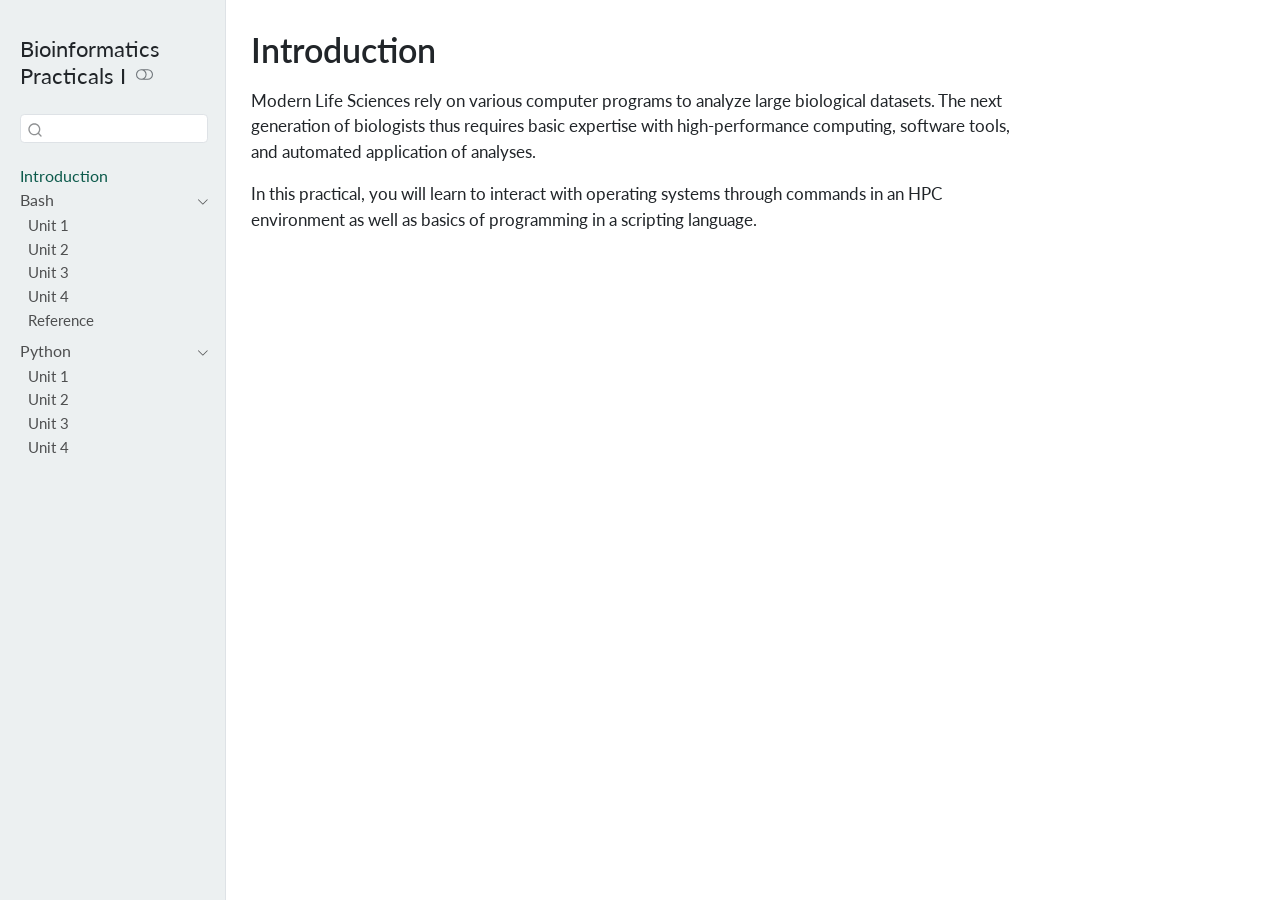
<file: index.html>
<!DOCTYPE html>
<html xmlns="http://www.w3.org/1999/xhtml" lang="en" xml:lang="en"><head>

<meta charset="utf-8">
<meta name="generator" content="quarto-1.9.37">

<meta name="viewport" content="width=device-width, initial-scale=1.0, user-scalable=yes">


<title>Introduction – Bioinformatics Practicals I</title>
<style>
/* Default styles provided by pandoc.
** See https://pandoc.org/MANUAL.html#variables-for-html for config info.
*/
code{white-space: pre-wrap;}
span.smallcaps{font-variant: small-caps;}
div.columns{display: flex; gap: min(4vw, 1.5em);}
div.column{flex: auto; overflow-x: auto;}
div.hanging-indent{margin-left: 1.5em; text-indent: -1.5em;}
ul.task-list{list-style: none;}
ul.task-list li input[type="checkbox"] {
  width: 0.8em;
  margin: 0 0.8em 0.2em -1em; /* quarto-specific, see https://github.com/quarto-dev/quarto-cli/issues/4556 */ 
  vertical-align: middle;
}
</style>


<script src="site_libs/quarto-nav/quarto-nav.js"></script>
<script src="site_libs/quarto-nav/headroom.min.js"></script>
<script src="site_libs/clipboard/clipboard.min.js"></script>
<script src="site_libs/quarto-search/autocomplete.umd.js"></script>
<script src="site_libs/quarto-search/fuse.min.js"></script>
<script src="site_libs/quarto-search/quarto-search.js"></script>
<meta name="quarto:offset" content="./">
<script src="site_libs/quarto-html/quarto.js" type="module"></script>
<script src="site_libs/quarto-html/tabsets/tabsets.js" type="module"></script>
<script src="site_libs/quarto-html/popper.min.js"></script>
<script src="site_libs/quarto-html/tippy.umd.min.js"></script>
<script src="site_libs/quarto-html/anchor.min.js"></script>
<link href="site_libs/quarto-html/tippy.css" rel="stylesheet">
<link href="site_libs/quarto-html/quarto-syntax-highlighting-7f8f88aac4f3542376d5c11b86a4c14d.css" rel="stylesheet" class="quarto-color-scheme" id="quarto-text-highlighting-styles">
<link href="site_libs/quarto-html/quarto-syntax-highlighting-dark-d0ae9245876894da5ac7e18953ecc5cc.css" rel="stylesheet" class="quarto-color-scheme quarto-color-alternate" id="quarto-text-highlighting-styles">
<link href="site_libs/quarto-html/quarto-syntax-highlighting-7f8f88aac4f3542376d5c11b86a4c14d.css" rel="stylesheet" class="quarto-color-scheme-extra" id="quarto-text-highlighting-styles">
<script src="site_libs/bootstrap/bootstrap.min.js"></script>
<link href="site_libs/bootstrap/bootstrap-icons.css" rel="stylesheet">
<link href="site_libs/bootstrap/bootstrap-b263ad0a93230b7912c70cd3cc233063.min.css" rel="stylesheet" append-hash="true" class="quarto-color-scheme" id="quarto-bootstrap" data-mode="light">
<link href="site_libs/bootstrap/bootstrap-dark-16d93fc4ba7a999eebe9d38b368145e6.min.css" rel="stylesheet" append-hash="true" class="quarto-color-scheme quarto-color-alternate" id="quarto-bootstrap" data-mode="dark">
<link href="site_libs/bootstrap/bootstrap-b263ad0a93230b7912c70cd3cc233063.min.css" rel="stylesheet" append-hash="true" class="quarto-color-scheme-extra" id="quarto-bootstrap" data-mode="light">
<script id="quarto-search-options" type="application/json">{
  "location": "sidebar",
  "copy-button": false,
  "collapse-after": 3,
  "panel-placement": "start",
  "type": "textbox",
  "limit": 50,
  "keyboard-shortcut": [
    "f",
    "/",
    "s"
  ],
  "show-item-context": false,
  "language": {
    "search-no-results-text": "No results",
    "search-matching-documents-text": "matching documents",
    "search-copy-link-title": "Copy link to search",
    "search-hide-matches-text": "Hide additional matches",
    "search-more-match-text": "more match in this document",
    "search-more-matches-text": "more matches in this document",
    "search-clear-button-title": "Clear",
    "search-text-placeholder": "",
    "search-detached-cancel-button-title": "Cancel",
    "search-submit-button-title": "Submit",
    "search-label": "Search"
  }
}</script>


<link rel="stylesheet" href="styles.css">
</head>

<body class="nav-sidebar docked quarto-light"><script id="quarto-html-before-body" type="application/javascript">
    const toggleBodyColorMode = (bsSheetEl) => {
      const mode = bsSheetEl.getAttribute("data-mode");
      const bodyEl = window.document.querySelector("body");
      if (mode === "dark") {
        bodyEl.classList.add("quarto-dark");
        bodyEl.classList.remove("quarto-light");
      } else {
        bodyEl.classList.add("quarto-light");
        bodyEl.classList.remove("quarto-dark");
      }
    }
    const toggleBodyColorPrimary = () => {
      const bsSheetEl = window.document.querySelector("link#quarto-bootstrap:not([rel=disabled-stylesheet])");
      if (bsSheetEl) {
        toggleBodyColorMode(bsSheetEl);
      }
    }
    const setColorSchemeToggle = (alternate) => {
      const toggles = window.document.querySelectorAll('.quarto-color-scheme-toggle');
      for (let i=0; i < toggles.length; i++) {
        const toggle = toggles[i];
        if (toggle) {
          if (alternate) {
            toggle.classList.add("alternate");
          } else {
            toggle.classList.remove("alternate");
          }
        }
      }
    };
    const toggleColorMode = (alternate) => {
      // Switch the stylesheets
      const primaryStylesheets = window.document.querySelectorAll('link.quarto-color-scheme:not(.quarto-color-alternate)');
      const alternateStylesheets = window.document.querySelectorAll('link.quarto-color-scheme.quarto-color-alternate');
      manageTransitions('#quarto-margin-sidebar .nav-link', false);
      if (alternate) {
        // note: dark is layered on light, we don't disable primary!
        enableStylesheet(alternateStylesheets);
        for (const sheetNode of alternateStylesheets) {
          if (sheetNode.id === "quarto-bootstrap") {
            toggleBodyColorMode(sheetNode);
          }
        }
      } else {
        disableStylesheet(alternateStylesheets);
        enableStylesheet(primaryStylesheets)
        toggleBodyColorPrimary();
      }
      manageTransitions('#quarto-margin-sidebar .nav-link', true);
      // Switch the toggles
      setColorSchemeToggle(alternate)
      // Hack to workaround the fact that safari doesn't
      // properly recolor the scrollbar when toggling (#1455)
      if (navigator.userAgent.indexOf('Safari') > 0 && navigator.userAgent.indexOf('Chrome') == -1) {
        manageTransitions("body", false);
        window.scrollTo(0, 1);
        setTimeout(() => {
          window.scrollTo(0, 0);
          manageTransitions("body", true);
        }, 40);
      }
    }
    const disableStylesheet = (stylesheets) => {
      for (let i=0; i < stylesheets.length; i++) {
        const stylesheet = stylesheets[i];
        stylesheet.rel = 'disabled-stylesheet';
      }
    }
    const enableStylesheet = (stylesheets) => {
      for (let i=0; i < stylesheets.length; i++) {
        const stylesheet = stylesheets[i];
        if(stylesheet.rel !== 'stylesheet') { // for Chrome, which will still FOUC without this check
          stylesheet.rel = 'stylesheet';
        }
      }
    }
    const manageTransitions = (selector, allowTransitions) => {
      const els = window.document.querySelectorAll(selector);
      for (let i=0; i < els.length; i++) {
        const el = els[i];
        if (allowTransitions) {
          el.classList.remove('notransition');
        } else {
          el.classList.add('notransition');
        }
      }
    }
    const isFileUrl = () => {
      return window.location.protocol === 'file:';
    }
    const hasAlternateSentinel = () => {
      let styleSentinel = getColorSchemeSentinel();
      if (styleSentinel !== null) {
        return styleSentinel === "alternate";
      } else {
        return false;
      }
    }
    const setStyleSentinel = (alternate) => {
      const value = alternate ? "alternate" : "default";
      if (!isFileUrl()) {
        window.localStorage.setItem("quarto-color-scheme", value);
      } else {
        localAlternateSentinel = value;
      }
    }
    const getColorSchemeSentinel = () => {
      if (!isFileUrl()) {
        const storageValue = window.localStorage.getItem("quarto-color-scheme");
        return storageValue != null ? storageValue : localAlternateSentinel;
      } else {
        return localAlternateSentinel;
      }
    }
    const toggleGiscusIfUsed = (isAlternate, darkModeDefault) => {
      const baseTheme = document.querySelector('#giscus-base-theme')?.value ?? 'light';
      const alternateTheme = document.querySelector('#giscus-alt-theme')?.value ?? 'dark';
      let newTheme = '';
      if(authorPrefersDark) {
        newTheme = isAlternate ? baseTheme : alternateTheme;
      } else {
        newTheme = isAlternate ? alternateTheme : baseTheme;
      }
      const changeGiscusTheme = () => {
        // From: https://github.com/giscus/giscus/issues/336
        const sendMessage = (message) => {
          const iframe = document.querySelector('iframe.giscus-frame');
          if (!iframe) return;
          iframe.contentWindow.postMessage({ giscus: message }, 'https://giscus.app');
        }
        sendMessage({
          setConfig: {
            theme: newTheme
          }
        });
      }
      const isGiscussLoaded = window.document.querySelector('iframe.giscus-frame') !== null;
      if (isGiscussLoaded) {
        changeGiscusTheme();
      }
    };
    const authorPrefersDark = false;
    const darkModeDefault = authorPrefersDark;
      document.querySelector('link#quarto-text-highlighting-styles.quarto-color-scheme-extra').rel = 'disabled-stylesheet';
      document.querySelector('link#quarto-bootstrap.quarto-color-scheme-extra').rel = 'disabled-stylesheet';
    let localAlternateSentinel = darkModeDefault ? 'alternate' : 'default';
    // Dark / light mode switch
    window.quartoToggleColorScheme = () => {
      // Read the current dark / light value
      let toAlternate = !hasAlternateSentinel();
      toggleColorMode(toAlternate);
      setStyleSentinel(toAlternate);
      toggleGiscusIfUsed(toAlternate, darkModeDefault);
      window.dispatchEvent(new Event('resize'));
    };
    // Switch to dark mode if need be
    if (hasAlternateSentinel()) {
      toggleColorMode(true);
    } else {
      toggleColorMode(false);
    }
  </script>

<div id="quarto-search-results"></div>
  <header id="quarto-header" class="headroom fixed-top">
  <nav class="quarto-secondary-nav">
    <div class="container-fluid d-flex">
      <button type="button" class="quarto-btn-toggle btn" data-bs-toggle="collapse" role="button" data-bs-target=".quarto-sidebar-collapse-item" aria-controls="quarto-sidebar" aria-expanded="false" aria-label="Toggle sidebar navigation" onclick="if (window.quartoToggleHeadroom) { window.quartoToggleHeadroom(); }">
        <i class="bi bi-layout-text-sidebar-reverse"></i>
      </button>
        <nav class="quarto-page-breadcrumbs" aria-label="breadcrumb"><ol class="breadcrumb"><li class="breadcrumb-item"><a href="./index.html">Introduction</a></li></ol></nav>
        <a class="flex-grow-1" role="navigation" data-bs-toggle="collapse" data-bs-target=".quarto-sidebar-collapse-item" aria-controls="quarto-sidebar" aria-expanded="false" aria-label="Toggle sidebar navigation" onclick="if (window.quartoToggleHeadroom) { window.quartoToggleHeadroom(); }">      
        </a>
      <button type="button" class="btn quarto-search-button" aria-label="Search" onclick="window.quartoOpenSearch();">
        <i class="bi bi-search"></i>
      </button>
    </div>
  </nav>
</header>
<!-- content -->
<div id="quarto-content" class="quarto-container page-columns page-rows-contents page-layout-article">
<!-- sidebar -->
  <nav id="quarto-sidebar" class="sidebar collapse collapse-horizontal quarto-sidebar-collapse-item sidebar-navigation docked overflow-auto">
    <div class="pt-lg-2 mt-2 text-left sidebar-header">
    <div class="sidebar-title mb-0 py-0">
      <a href="./">Bioinformatics Practicals I</a> 
        <div class="sidebar-tools-main">
  <a href="" class="quarto-color-scheme-toggle quarto-navigation-tool  px-1" onclick="window.quartoToggleColorScheme(); return false;" title="Toggle dark mode"><i class="bi"></i></a>
</div>
    </div>
      </div>
        <div class="mt-2 flex-shrink-0 align-items-center">
        <div class="sidebar-search">
        <div id="quarto-search" class="" title="Search"></div>
        </div>
        </div>
    <div class="sidebar-menu-container"> 
    <ul class="list-unstyled mt-1">
        <li class="sidebar-item">
  <div class="sidebar-item-container"> 
  <a href="./index.html" class="sidebar-item-text sidebar-link active">
 <span class="menu-text">Introduction</span></a>
  </div>
</li>
        <li class="sidebar-item sidebar-item-section">
      <div class="sidebar-item-container"> 
            <a class="sidebar-item-text sidebar-link text-start" data-bs-toggle="collapse" data-bs-target="#quarto-sidebar-section-1" role="navigation" aria-expanded="true">
 <span class="menu-text">Bash</span></a>
          <a class="sidebar-item-toggle text-start" data-bs-toggle="collapse" data-bs-target="#quarto-sidebar-section-1" role="navigation" aria-expanded="true" aria-label="Toggle section">
            <i class="bi bi-chevron-right ms-2"></i>
          </a> 
      </div>
      <ul id="quarto-sidebar-section-1" class="collapse list-unstyled sidebar-section depth1 show">  
          <li class="sidebar-item">
  <div class="sidebar-item-container"> 
  <a href="./bash1.html" class="sidebar-item-text sidebar-link">
 <span class="menu-text">Unit 1</span></a>
  </div>
</li>
          <li class="sidebar-item">
  <div class="sidebar-item-container"> 
  <a href="./bash2.html" class="sidebar-item-text sidebar-link">
 <span class="menu-text">Unit 2</span></a>
  </div>
</li>
          <li class="sidebar-item">
  <div class="sidebar-item-container"> 
  <a href="./bash3.html" class="sidebar-item-text sidebar-link">
 <span class="menu-text">Unit 3</span></a>
  </div>
</li>
          <li class="sidebar-item">
  <div class="sidebar-item-container"> 
  <a href="./bash4.html" class="sidebar-item-text sidebar-link">
 <span class="menu-text">Unit 4</span></a>
  </div>
</li>
          <li class="sidebar-item">
  <div class="sidebar-item-container"> 
  <a href="./bash_reference.html" class="sidebar-item-text sidebar-link">
 <span class="menu-text">Reference</span></a>
  </div>
</li>
      </ul>
  </li>
        <li class="sidebar-item sidebar-item-section">
      <div class="sidebar-item-container"> 
            <a class="sidebar-item-text sidebar-link text-start" data-bs-toggle="collapse" data-bs-target="#quarto-sidebar-section-2" role="navigation" aria-expanded="true">
 <span class="menu-text">Python</span></a>
          <a class="sidebar-item-toggle text-start" data-bs-toggle="collapse" data-bs-target="#quarto-sidebar-section-2" role="navigation" aria-expanded="true" aria-label="Toggle section">
            <i class="bi bi-chevron-right ms-2"></i>
          </a> 
      </div>
      <ul id="quarto-sidebar-section-2" class="collapse list-unstyled sidebar-section depth1 show">  
          <li class="sidebar-item">
  <div class="sidebar-item-container"> 
  <a href="./python1.html" class="sidebar-item-text sidebar-link">
 <span class="menu-text">Unit 1</span></a>
  </div>
</li>
          <li class="sidebar-item">
  <div class="sidebar-item-container"> 
  <a href="./python2.html" class="sidebar-item-text sidebar-link">
 <span class="menu-text">Unit 2</span></a>
  </div>
</li>
          <li class="sidebar-item">
  <div class="sidebar-item-container"> 
  <a href="./python3.html" class="sidebar-item-text sidebar-link">
 <span class="menu-text">Unit 3</span></a>
  </div>
</li>
          <li class="sidebar-item">
  <div class="sidebar-item-container"> 
  <a href="./python4.html" class="sidebar-item-text sidebar-link">
 <span class="menu-text">Unit 4</span></a>
  </div>
</li>
      </ul>
  </li>
    </ul>
    </div>
</nav>
<div id="quarto-sidebar-glass" class="quarto-sidebar-collapse-item" data-bs-toggle="collapse" data-bs-target=".quarto-sidebar-collapse-item"></div>
<!-- margin-sidebar -->
    <div id="quarto-margin-sidebar" class="sidebar margin-sidebar zindex-bottom">
        
    </div>
<!-- main -->
<main class="content" id="quarto-document-content">


<header id="title-block-header" class="quarto-title-block default">
<div class="quarto-title">
<h1 class="title">Introduction</h1>
</div>



<div class="quarto-title-meta">

    
  
    
  </div>
  


</header>


<p>Modern Life Sciences rely on various computer programs to analyze large biological datasets. The next generation of biologists thus requires basic expertise with high-performance computing, software tools, and automated application of analyses.</p>
<p>In this practical, you will learn to interact with operating systems through commands in an HPC environment as well as basics of programming in a scripting language.</p>



</main> <!-- /main -->
<script id="quarto-html-after-body" type="application/javascript">
  window.document.addEventListener("DOMContentLoaded", function (event) {
    // Ensure there is a toggle, if there isn't float one in the top right
    if (window.document.querySelector('.quarto-color-scheme-toggle') === null) {
      const a = window.document.createElement('a');
      a.classList.add('top-right');
      a.classList.add('quarto-color-scheme-toggle');
      a.href = "";
      a.onclick = function() { try { window.quartoToggleColorScheme(); } catch {} return false; };
      const i = window.document.createElement("i");
      i.classList.add('bi');
      a.appendChild(i);
      window.document.body.appendChild(a);
    }
    setColorSchemeToggle(hasAlternateSentinel())
    const icon = "";
    const anchorJS = new window.AnchorJS();
    anchorJS.options = {
      placement: 'right',
      icon: icon
    };
    anchorJS.add('.anchored');
    const isCodeAnnotation = (el) => {
      for (const clz of el.classList) {
        if (clz.startsWith('code-annotation-')) {                     
          return true;
        }
      }
      return false;
    }
    const onCopySuccess = function(e) {
      // button target
      const button = e.trigger;
      // don't keep focus
      button.blur();
      // flash "checked"
      button.classList.add('code-copy-button-checked');
      var currentTitle = button.getAttribute("title");
      button.setAttribute("title", "Copied!");
      let tooltip;
      if (window.bootstrap) {
        button.setAttribute("data-bs-toggle", "tooltip");
        button.setAttribute("data-bs-placement", "left");
        button.setAttribute("data-bs-title", "Copied!");
        tooltip = new bootstrap.Tooltip(button, 
          { trigger: "manual", 
            customClass: "code-copy-button-tooltip",
            offset: [0, -8]});
        tooltip.show();    
      }
      setTimeout(function() {
        if (tooltip) {
          tooltip.hide();
          button.removeAttribute("data-bs-title");
          button.removeAttribute("data-bs-toggle");
          button.removeAttribute("data-bs-placement");
        }
        button.setAttribute("title", currentTitle);
        button.classList.remove('code-copy-button-checked');
      }, 1000);
      // clear code selection
      e.clearSelection();
    }
    const getTextToCopy = function(trigger) {
      const outerScaffold = trigger.parentElement.cloneNode(true);
      const codeEl = outerScaffold.querySelector('code');
      for (const childEl of codeEl.children) {
        if (isCodeAnnotation(childEl)) {
          childEl.remove();
        }
      }
      return codeEl.innerText;
    }
    const clipboard = new window.ClipboardJS('.code-copy-button:not([data-in-quarto-modal])', {
      text: getTextToCopy
    });
    clipboard.on('success', onCopySuccess);
    if (window.document.getElementById('quarto-embedded-source-code-modal')) {
      const clipboardModal = new window.ClipboardJS('.code-copy-button[data-in-quarto-modal]', {
        text: getTextToCopy,
        container: window.document.getElementById('quarto-embedded-source-code-modal')
      });
      clipboardModal.on('success', onCopySuccess);
    }
      var localhostRegex = new RegExp(/^(?:http|https):\/\/localhost\:?[0-9]*\//);
      var mailtoRegex = new RegExp(/^mailto:/);
        var filterRegex = new RegExp("https:\/\/csbg\.github\.io\/BioinformaticsPracticals1\/");
      var isInternal = (href) => {
          return filterRegex.test(href) || localhostRegex.test(href) || mailtoRegex.test(href);
      }
      // Inspect non-navigation links and adorn them if external
     var links = window.document.querySelectorAll('a[href]:not(.nav-link):not(.navbar-brand):not(.toc-action):not(.sidebar-link):not(.sidebar-item-toggle):not(.pagination-link):not(.no-external):not([aria-hidden]):not(.dropdown-item):not(.quarto-navigation-tool):not(.about-link)');
      for (var i=0; i<links.length; i++) {
        const link = links[i];
        if (!isInternal(link.href)) {
          // undo the damage that might have been done by quarto-nav.js in the case of
          // links that we want to consider external
          if (link.dataset.originalHref !== undefined) {
            link.href = link.dataset.originalHref;
          }
        }
      }
    function tippyHover(el, contentFn, onTriggerFn, onUntriggerFn) {
      const config = {
        allowHTML: true,
        maxWidth: 500,
        delay: 100,
        arrow: false,
        appendTo: function(el) {
            return el.parentElement;
        },
        interactive: true,
        interactiveBorder: 10,
        theme: 'quarto',
        placement: 'bottom-start',
      };
      if (contentFn) {
        config.content = contentFn;
      }
      if (onTriggerFn) {
        config.onTrigger = onTriggerFn;
      }
      if (onUntriggerFn) {
        config.onUntrigger = onUntriggerFn;
      }
      window.tippy(el, config); 
    }
    const noterefs = window.document.querySelectorAll('a[role="doc-noteref"]');
    for (var i=0; i<noterefs.length; i++) {
      const ref = noterefs[i];
      tippyHover(ref, function() {
        // use id or data attribute instead here
        let href = ref.getAttribute('data-footnote-href') || ref.getAttribute('href');
        try { href = new URL(href).hash; } catch {}
        const id = href.replace(/^#\/?/, "");
        const note = window.document.getElementById(id);
        if (note) {
          return note.innerHTML;
        } else {
          return "";
        }
      });
    }
    const xrefs = window.document.querySelectorAll('a.quarto-xref');
    const processXRef = (id, note) => {
      // Strip column container classes
      const stripColumnClz = (el) => {
        el.classList.remove("page-full", "page-columns");
        if (el.children) {
          for (const child of el.children) {
            stripColumnClz(child);
          }
        }
      }
      stripColumnClz(note)
      if (id === null || id.startsWith('sec-')) {
        // Special case sections, only their first couple elements
        const container = document.createElement("div");
        if (note.children && note.children.length > 2) {
          container.appendChild(note.children[0].cloneNode(true));
          for (let i = 1; i < note.children.length; i++) {
            const child = note.children[i];
            if (child.tagName === "P" && child.innerText === "") {
              continue;
            } else {
              container.appendChild(child.cloneNode(true));
              break;
            }
          }
          if (window.Quarto?.typesetMath) {
            window.Quarto.typesetMath(container);
          }
          return container.innerHTML
        } else {
          if (window.Quarto?.typesetMath) {
            window.Quarto.typesetMath(note);
          }
          return note.innerHTML;
        }
      } else {
        // Remove any anchor links if they are present
        const anchorLink = note.querySelector('a.anchorjs-link');
        if (anchorLink) {
          anchorLink.remove();
        }
        if (window.Quarto?.typesetMath) {
          window.Quarto.typesetMath(note);
        }
        if (note.classList.contains("callout")) {
          return note.outerHTML;
        } else {
          return note.innerHTML;
        }
      }
    }
    for (var i=0; i<xrefs.length; i++) {
      const xref = xrefs[i];
      tippyHover(xref, undefined, function(instance) {
        instance.disable();
        let url = xref.getAttribute('href');
        let hash = undefined; 
        if (url.startsWith('#')) {
          hash = url;
        } else {
          try { hash = new URL(url).hash; } catch {}
        }
        if (hash) {
          const id = hash.replace(/^#\/?/, "");
          const note = window.document.getElementById(id);
          if (note !== null) {
            try {
              const html = processXRef(id, note.cloneNode(true));
              instance.setContent(html);
            } finally {
              instance.enable();
              instance.show();
            }
          } else {
            // See if we can fetch this
            fetch(url.split('#')[0])
            .then(res => res.text())
            .then(html => {
              const parser = new DOMParser();
              const htmlDoc = parser.parseFromString(html, "text/html");
              const note = htmlDoc.getElementById(id);
              if (note !== null) {
                const html = processXRef(id, note);
                instance.setContent(html);
              } 
            }).finally(() => {
              instance.enable();
              instance.show();
            });
          }
        } else {
          // See if we can fetch a full url (with no hash to target)
          // This is a special case and we should probably do some content thinning / targeting
          fetch(url)
          .then(res => res.text())
          .then(html => {
            const parser = new DOMParser();
            const htmlDoc = parser.parseFromString(html, "text/html");
            const note = htmlDoc.querySelector('main.content');
            if (note !== null) {
              // This should only happen for chapter cross references
              // (since there is no id in the URL)
              // remove the first header
              if (note.children.length > 0 && note.children[0].tagName === "HEADER") {
                note.children[0].remove();
              }
              const html = processXRef(null, note);
              instance.setContent(html);
            } 
          }).finally(() => {
            instance.enable();
            instance.show();
          });
        }
      }, function(instance) {
      });
    }
        let selectedAnnoteEl;
        const selectorForAnnotation = ( cell, annotation) => {
          let cellAttr = 'data-code-cell="' + cell + '"';
          let lineAttr = 'data-code-annotation="' +  annotation + '"';
          const selector = 'span[' + cellAttr + '][' + lineAttr + ']';
          return selector;
        }
        const selectCodeLines = (annoteEl) => {
          const doc = window.document;
          const targetCell = annoteEl.getAttribute("data-target-cell");
          const targetAnnotation = annoteEl.getAttribute("data-target-annotation");
          const annoteSpan = window.document.querySelector(selectorForAnnotation(targetCell, targetAnnotation));
          const lines = annoteSpan.getAttribute("data-code-lines").split(",");
          const lineIds = lines.map((line) => {
            return targetCell + "-" + line;
          })
          let top = null;
          let height = null;
          let parent = null;
          if (lineIds.length > 0) {
              //compute the position of the single el (top and bottom and make a div)
              const el = window.document.getElementById(lineIds[0]);
              top = el.offsetTop;
              height = el.offsetHeight;
              parent = el.parentElement.parentElement;
            if (lineIds.length > 1) {
              const lastEl = window.document.getElementById(lineIds[lineIds.length - 1]);
              const bottom = lastEl.offsetTop + lastEl.offsetHeight;
              height = bottom - top;
            }
            if (top !== null && height !== null && parent !== null) {
              // cook up a div (if necessary) and position it 
              let div = window.document.getElementById("code-annotation-line-highlight");
              if (div === null) {
                div = window.document.createElement("div");
                div.setAttribute("id", "code-annotation-line-highlight");
                div.style.position = 'absolute';
                parent.appendChild(div);
              }
              div.style.top = top - 2 + "px";
              div.style.height = height + 4 + "px";
              div.style.left = 0;
              let gutterDiv = window.document.getElementById("code-annotation-line-highlight-gutter");
              if (gutterDiv === null) {
                gutterDiv = window.document.createElement("div");
                gutterDiv.setAttribute("id", "code-annotation-line-highlight-gutter");
                gutterDiv.style.position = 'absolute';
                const codeCell = window.document.getElementById(targetCell);
                const gutter = codeCell.querySelector('.code-annotation-gutter');
                gutter.appendChild(gutterDiv);
              }
              gutterDiv.style.top = top - 2 + "px";
              gutterDiv.style.height = height + 4 + "px";
            }
            selectedAnnoteEl = annoteEl;
          }
        };
        const unselectCodeLines = () => {
          const elementsIds = ["code-annotation-line-highlight", "code-annotation-line-highlight-gutter"];
          elementsIds.forEach((elId) => {
            const div = window.document.getElementById(elId);
            if (div) {
              div.remove();
            }
          });
          selectedAnnoteEl = undefined;
        };
          // Handle positioning of the toggle
      window.addEventListener(
        "resize",
        throttle(() => {
          elRect = undefined;
          if (selectedAnnoteEl) {
            selectCodeLines(selectedAnnoteEl);
          }
        }, 10)
      );
      function throttle(fn, ms) {
      let throttle = false;
      let timer;
        return (...args) => {
          if(!throttle) { // first call gets through
              fn.apply(this, args);
              throttle = true;
          } else { // all the others get throttled
              if(timer) clearTimeout(timer); // cancel #2
              timer = setTimeout(() => {
                fn.apply(this, args);
                timer = throttle = false;
              }, ms);
          }
        };
      }
        // Attach click handler to the DT
        const annoteDls = window.document.querySelectorAll('dt[data-target-cell]');
        for (const annoteDlNode of annoteDls) {
          annoteDlNode.addEventListener('click', (event) => {
            const clickedEl = event.target;
            if (clickedEl !== selectedAnnoteEl) {
              unselectCodeLines();
              const activeEl = window.document.querySelector('dt[data-target-cell].code-annotation-active');
              if (activeEl) {
                activeEl.classList.remove('code-annotation-active');
              }
              selectCodeLines(clickedEl);
              clickedEl.classList.add('code-annotation-active');
            } else {
              // Unselect the line
              unselectCodeLines();
              clickedEl.classList.remove('code-annotation-active');
            }
          });
        }
    const findCites = (el) => {
      const parentEl = el.parentElement;
      if (parentEl) {
        const cites = parentEl.dataset.cites;
        if (cites) {
          return {
            el,
            cites: cites.split(' ')
          };
        } else {
          return findCites(el.parentElement)
        }
      } else {
        return undefined;
      }
    };
    var bibliorefs = window.document.querySelectorAll('a[role="doc-biblioref"]');
    for (var i=0; i<bibliorefs.length; i++) {
      const ref = bibliorefs[i];
      const citeInfo = findCites(ref);
      if (citeInfo) {
        tippyHover(citeInfo.el, function() {
          var popup = window.document.createElement('div');
          citeInfo.cites.forEach(function(cite) {
            var citeDiv = window.document.createElement('div');
            citeDiv.classList.add('hanging-indent');
            citeDiv.classList.add('csl-entry');
            var biblioDiv = window.document.getElementById('ref-' + cite);
            if (biblioDiv) {
              citeDiv.innerHTML = biblioDiv.innerHTML;
            }
            popup.appendChild(citeDiv);
          });
          return popup.innerHTML;
        });
      }
    }
  });
  </script>
</div> <!-- /content -->




</body></html>
</file>
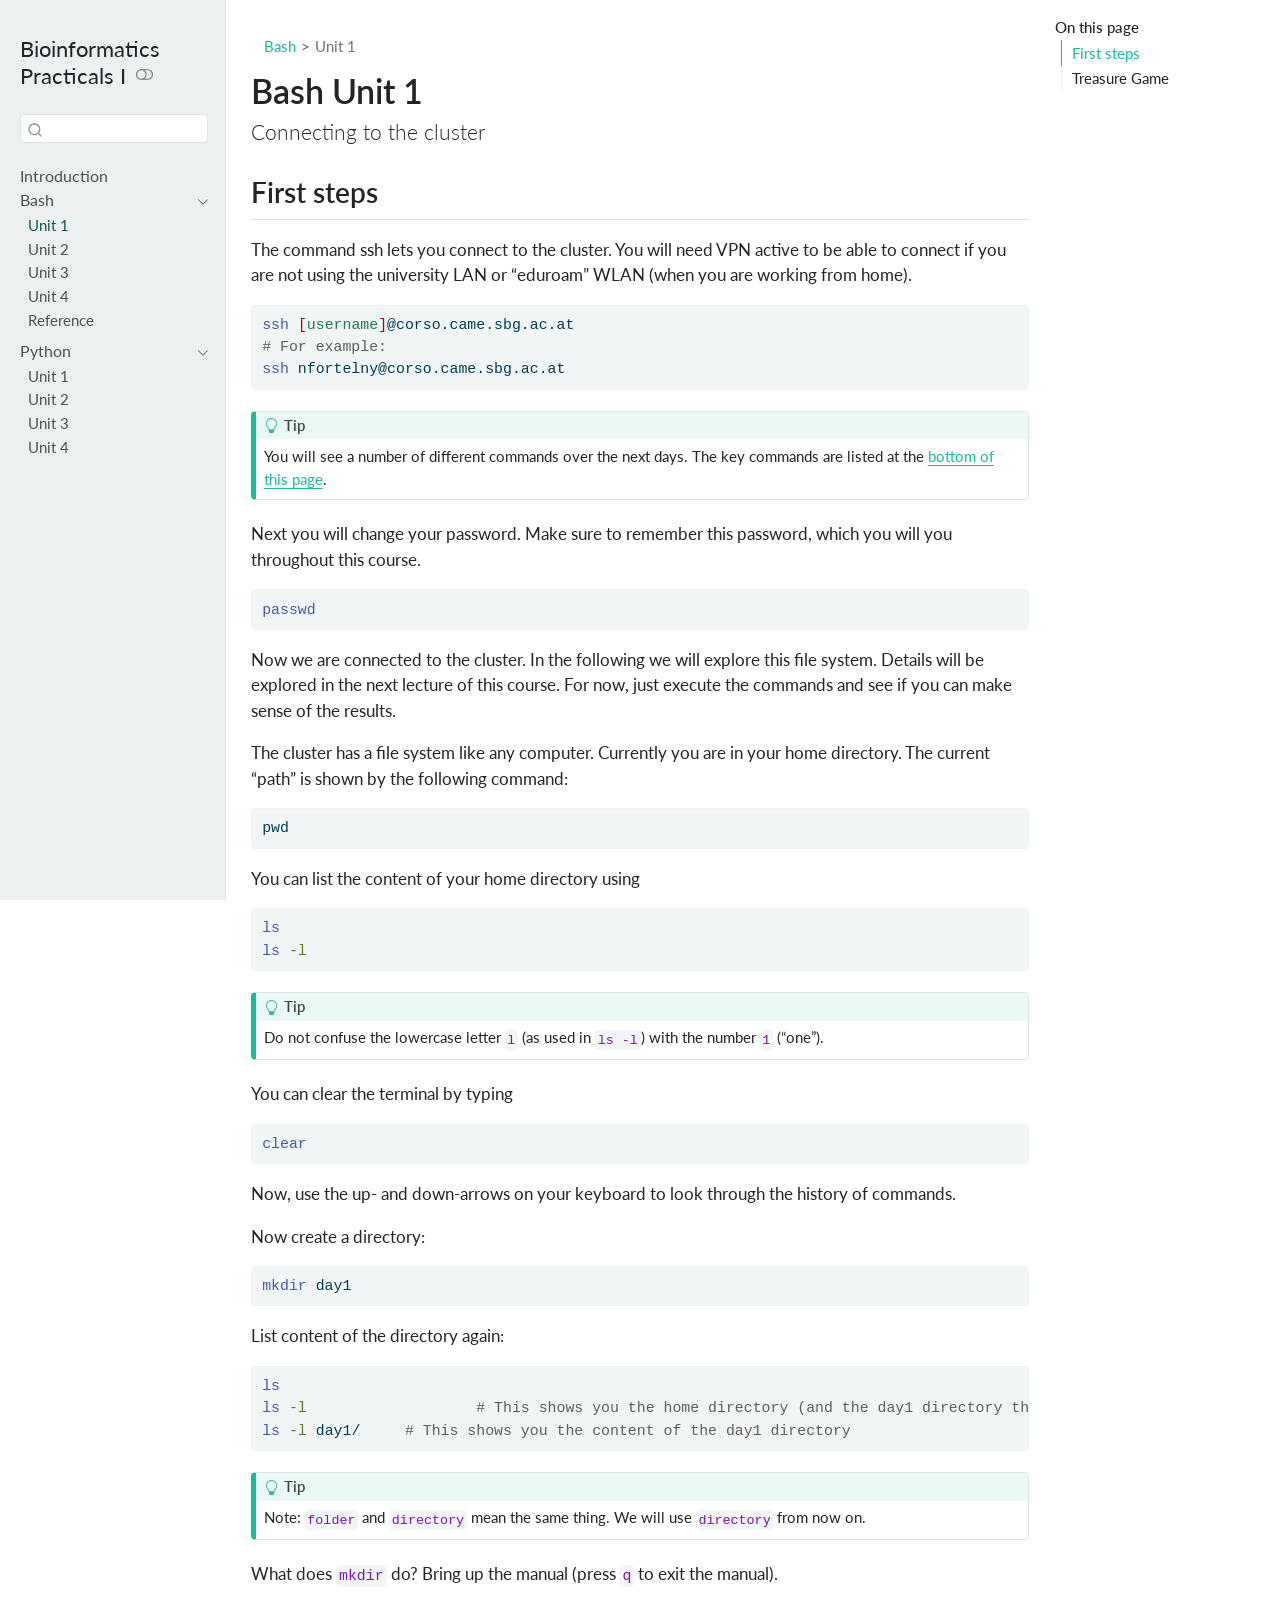
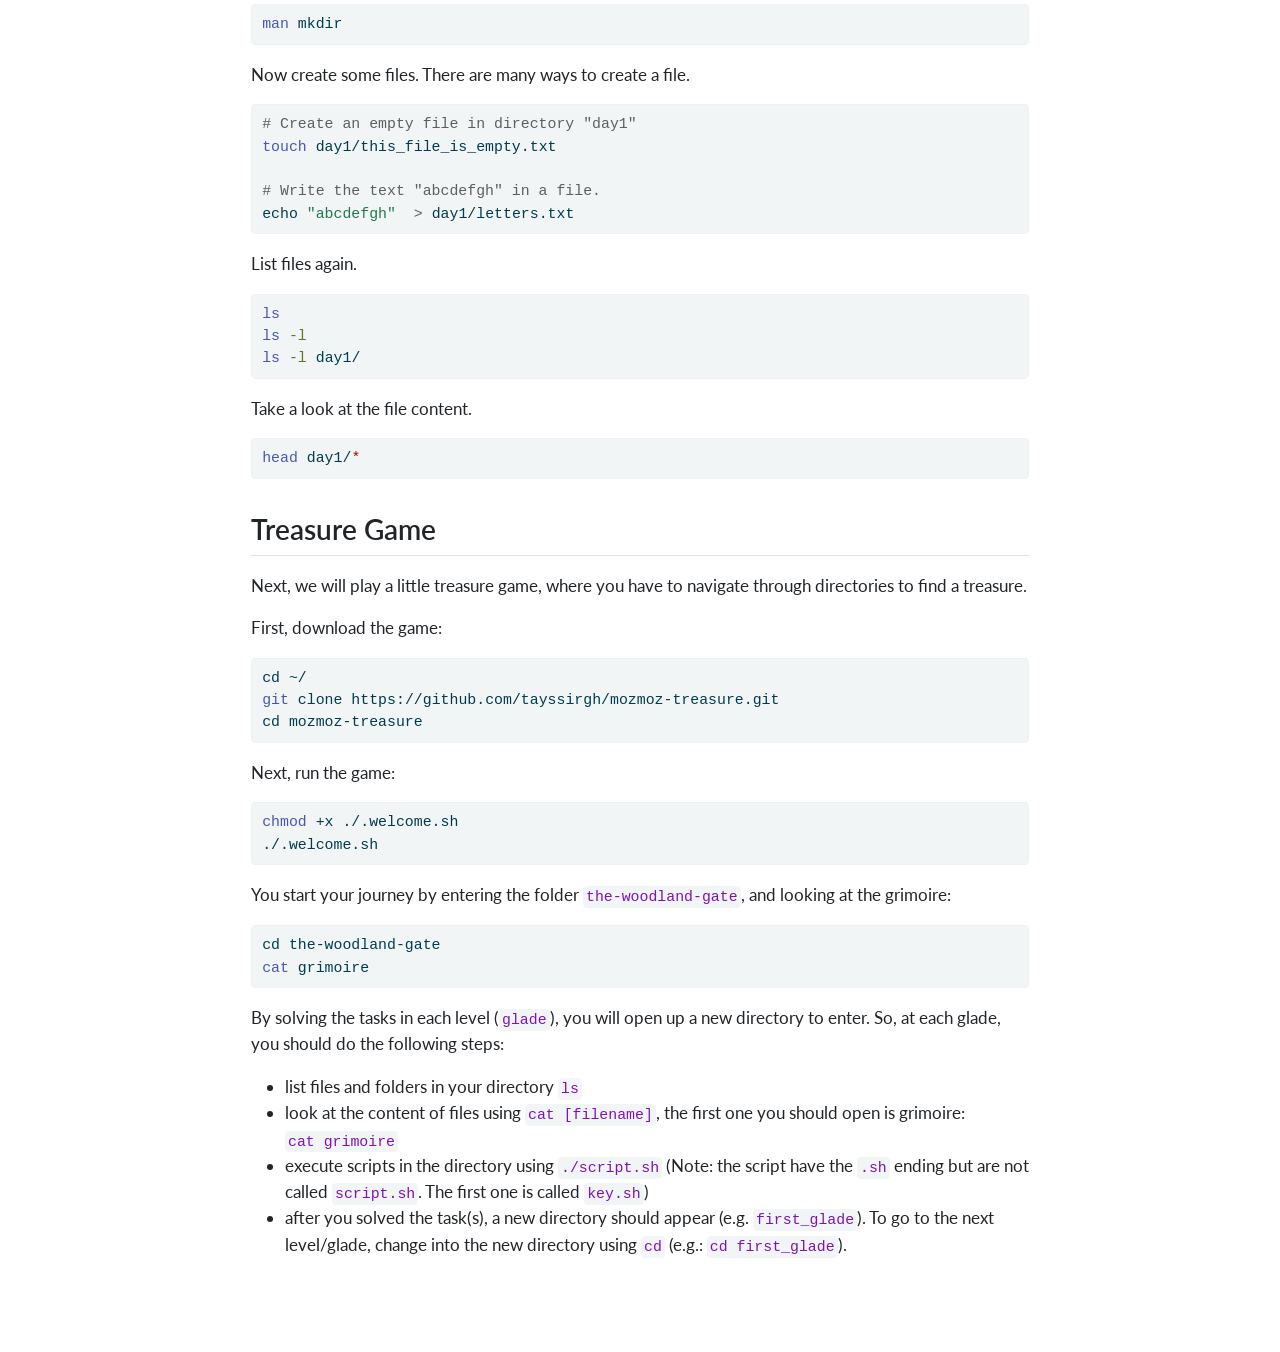
<file: bash1.html>
<!DOCTYPE html>
<html xmlns="http://www.w3.org/1999/xhtml" lang="en" xml:lang="en"><head>

<meta charset="utf-8">
<meta name="generator" content="quarto-1.9.37">

<meta name="viewport" content="width=device-width, initial-scale=1.0, user-scalable=yes">


<title>Bash Unit 1 – Bioinformatics Practicals I</title>
<style>
/* Default styles provided by pandoc.
** See https://pandoc.org/MANUAL.html#variables-for-html for config info.
*/
code{white-space: pre-wrap;}
span.smallcaps{font-variant: small-caps;}
div.columns{display: flex; gap: min(4vw, 1.5em);}
div.column{flex: auto; overflow-x: auto;}
div.hanging-indent{margin-left: 1.5em; text-indent: -1.5em;}
ul.task-list{list-style: none;}
ul.task-list li input[type="checkbox"] {
  width: 0.8em;
  margin: 0 0.8em 0.2em -1em; /* quarto-specific, see https://github.com/quarto-dev/quarto-cli/issues/4556 */ 
  vertical-align: middle;
}
/* CSS for syntax highlighting */
html { -webkit-text-size-adjust: 100%; }
pre > code.sourceCode { white-space: pre; position: relative; }
pre > code.sourceCode > span { display: inline-block; line-height: 1.25; }
pre > code.sourceCode > span:empty { height: 1.2em; }
.sourceCode { overflow: visible; }
code.sourceCode > span { color: inherit; text-decoration: inherit; }
div.sourceCode { margin: 1em 0; }
pre.sourceCode { margin: 0; }
@media screen {
div.sourceCode { overflow: auto; }
}
@media print {
pre > code.sourceCode { white-space: pre-wrap; }
pre > code.sourceCode > span { text-indent: -5em; padding-left: 5em; }
}
pre.numberSource code
  { counter-reset: source-line 0; }
pre.numberSource code > span
  { position: relative; left: -4em; counter-increment: source-line; }
pre.numberSource code > span > a:first-child::before
  { content: counter(source-line);
    position: relative; left: -1em; text-align: right; vertical-align: baseline;
    border: none; display: inline-block;
    -webkit-touch-callout: none; -webkit-user-select: none;
    -khtml-user-select: none; -moz-user-select: none;
    -ms-user-select: none; user-select: none;
    padding: 0 4px; width: 4em;
  }
pre.numberSource { margin-left: 3em;  padding-left: 4px; }
div.sourceCode
  {   }
@media screen {
pre > code.sourceCode > span > a:first-child::before { text-decoration: underline; }
}
</style>


<script src="site_libs/quarto-nav/quarto-nav.js"></script>
<script src="site_libs/quarto-nav/headroom.min.js"></script>
<script src="site_libs/clipboard/clipboard.min.js"></script>
<script src="site_libs/quarto-search/autocomplete.umd.js"></script>
<script src="site_libs/quarto-search/fuse.min.js"></script>
<script src="site_libs/quarto-search/quarto-search.js"></script>
<meta name="quarto:offset" content="./">
<script src="site_libs/quarto-html/quarto.js" type="module"></script>
<script src="site_libs/quarto-html/tabsets/tabsets.js" type="module"></script>
<script src="site_libs/quarto-html/popper.min.js"></script>
<script src="site_libs/quarto-html/tippy.umd.min.js"></script>
<script src="site_libs/quarto-html/anchor.min.js"></script>
<link href="site_libs/quarto-html/tippy.css" rel="stylesheet">
<link href="site_libs/quarto-html/quarto-syntax-highlighting-7f8f88aac4f3542376d5c11b86a4c14d.css" rel="stylesheet" class="quarto-color-scheme" id="quarto-text-highlighting-styles">
<link href="site_libs/quarto-html/quarto-syntax-highlighting-dark-d0ae9245876894da5ac7e18953ecc5cc.css" rel="stylesheet" class="quarto-color-scheme quarto-color-alternate" id="quarto-text-highlighting-styles">
<link href="site_libs/quarto-html/quarto-syntax-highlighting-7f8f88aac4f3542376d5c11b86a4c14d.css" rel="stylesheet" class="quarto-color-scheme-extra" id="quarto-text-highlighting-styles">
<script src="site_libs/bootstrap/bootstrap.min.js"></script>
<link href="site_libs/bootstrap/bootstrap-icons.css" rel="stylesheet">
<link href="site_libs/bootstrap/bootstrap-b263ad0a93230b7912c70cd3cc233063.min.css" rel="stylesheet" append-hash="true" class="quarto-color-scheme" id="quarto-bootstrap" data-mode="light">
<link href="site_libs/bootstrap/bootstrap-dark-16d93fc4ba7a999eebe9d38b368145e6.min.css" rel="stylesheet" append-hash="true" class="quarto-color-scheme quarto-color-alternate" id="quarto-bootstrap" data-mode="dark">
<link href="site_libs/bootstrap/bootstrap-b263ad0a93230b7912c70cd3cc233063.min.css" rel="stylesheet" append-hash="true" class="quarto-color-scheme-extra" id="quarto-bootstrap" data-mode="light">
<script id="quarto-search-options" type="application/json">{
  "location": "sidebar",
  "copy-button": false,
  "collapse-after": 3,
  "panel-placement": "start",
  "type": "textbox",
  "limit": 50,
  "keyboard-shortcut": [
    "f",
    "/",
    "s"
  ],
  "show-item-context": false,
  "language": {
    "search-no-results-text": "No results",
    "search-matching-documents-text": "matching documents",
    "search-copy-link-title": "Copy link to search",
    "search-hide-matches-text": "Hide additional matches",
    "search-more-match-text": "more match in this document",
    "search-more-matches-text": "more matches in this document",
    "search-clear-button-title": "Clear",
    "search-text-placeholder": "",
    "search-detached-cancel-button-title": "Cancel",
    "search-submit-button-title": "Submit",
    "search-label": "Search"
  }
}</script>


<link rel="stylesheet" href="styles.css">
</head>

<body class="nav-sidebar docked quarto-light"><script id="quarto-html-before-body" type="application/javascript">
    const toggleBodyColorMode = (bsSheetEl) => {
      const mode = bsSheetEl.getAttribute("data-mode");
      const bodyEl = window.document.querySelector("body");
      if (mode === "dark") {
        bodyEl.classList.add("quarto-dark");
        bodyEl.classList.remove("quarto-light");
      } else {
        bodyEl.classList.add("quarto-light");
        bodyEl.classList.remove("quarto-dark");
      }
    }
    const toggleBodyColorPrimary = () => {
      const bsSheetEl = window.document.querySelector("link#quarto-bootstrap:not([rel=disabled-stylesheet])");
      if (bsSheetEl) {
        toggleBodyColorMode(bsSheetEl);
      }
    }
    const setColorSchemeToggle = (alternate) => {
      const toggles = window.document.querySelectorAll('.quarto-color-scheme-toggle');
      for (let i=0; i < toggles.length; i++) {
        const toggle = toggles[i];
        if (toggle) {
          if (alternate) {
            toggle.classList.add("alternate");
          } else {
            toggle.classList.remove("alternate");
          }
        }
      }
    };
    const toggleColorMode = (alternate) => {
      // Switch the stylesheets
      const primaryStylesheets = window.document.querySelectorAll('link.quarto-color-scheme:not(.quarto-color-alternate)');
      const alternateStylesheets = window.document.querySelectorAll('link.quarto-color-scheme.quarto-color-alternate');
      manageTransitions('#quarto-margin-sidebar .nav-link', false);
      if (alternate) {
        // note: dark is layered on light, we don't disable primary!
        enableStylesheet(alternateStylesheets);
        for (const sheetNode of alternateStylesheets) {
          if (sheetNode.id === "quarto-bootstrap") {
            toggleBodyColorMode(sheetNode);
          }
        }
      } else {
        disableStylesheet(alternateStylesheets);
        enableStylesheet(primaryStylesheets)
        toggleBodyColorPrimary();
      }
      manageTransitions('#quarto-margin-sidebar .nav-link', true);
      // Switch the toggles
      setColorSchemeToggle(alternate)
      // Hack to workaround the fact that safari doesn't
      // properly recolor the scrollbar when toggling (#1455)
      if (navigator.userAgent.indexOf('Safari') > 0 && navigator.userAgent.indexOf('Chrome') == -1) {
        manageTransitions("body", false);
        window.scrollTo(0, 1);
        setTimeout(() => {
          window.scrollTo(0, 0);
          manageTransitions("body", true);
        }, 40);
      }
    }
    const disableStylesheet = (stylesheets) => {
      for (let i=0; i < stylesheets.length; i++) {
        const stylesheet = stylesheets[i];
        stylesheet.rel = 'disabled-stylesheet';
      }
    }
    const enableStylesheet = (stylesheets) => {
      for (let i=0; i < stylesheets.length; i++) {
        const stylesheet = stylesheets[i];
        if(stylesheet.rel !== 'stylesheet') { // for Chrome, which will still FOUC without this check
          stylesheet.rel = 'stylesheet';
        }
      }
    }
    const manageTransitions = (selector, allowTransitions) => {
      const els = window.document.querySelectorAll(selector);
      for (let i=0; i < els.length; i++) {
        const el = els[i];
        if (allowTransitions) {
          el.classList.remove('notransition');
        } else {
          el.classList.add('notransition');
        }
      }
    }
    const isFileUrl = () => {
      return window.location.protocol === 'file:';
    }
    const hasAlternateSentinel = () => {
      let styleSentinel = getColorSchemeSentinel();
      if (styleSentinel !== null) {
        return styleSentinel === "alternate";
      } else {
        return false;
      }
    }
    const setStyleSentinel = (alternate) => {
      const value = alternate ? "alternate" : "default";
      if (!isFileUrl()) {
        window.localStorage.setItem("quarto-color-scheme", value);
      } else {
        localAlternateSentinel = value;
      }
    }
    const getColorSchemeSentinel = () => {
      if (!isFileUrl()) {
        const storageValue = window.localStorage.getItem("quarto-color-scheme");
        return storageValue != null ? storageValue : localAlternateSentinel;
      } else {
        return localAlternateSentinel;
      }
    }
    const toggleGiscusIfUsed = (isAlternate, darkModeDefault) => {
      const baseTheme = document.querySelector('#giscus-base-theme')?.value ?? 'light';
      const alternateTheme = document.querySelector('#giscus-alt-theme')?.value ?? 'dark';
      let newTheme = '';
      if(authorPrefersDark) {
        newTheme = isAlternate ? baseTheme : alternateTheme;
      } else {
        newTheme = isAlternate ? alternateTheme : baseTheme;
      }
      const changeGiscusTheme = () => {
        // From: https://github.com/giscus/giscus/issues/336
        const sendMessage = (message) => {
          const iframe = document.querySelector('iframe.giscus-frame');
          if (!iframe) return;
          iframe.contentWindow.postMessage({ giscus: message }, 'https://giscus.app');
        }
        sendMessage({
          setConfig: {
            theme: newTheme
          }
        });
      }
      const isGiscussLoaded = window.document.querySelector('iframe.giscus-frame') !== null;
      if (isGiscussLoaded) {
        changeGiscusTheme();
      }
    };
    const authorPrefersDark = false;
    const darkModeDefault = authorPrefersDark;
      document.querySelector('link#quarto-text-highlighting-styles.quarto-color-scheme-extra').rel = 'disabled-stylesheet';
      document.querySelector('link#quarto-bootstrap.quarto-color-scheme-extra').rel = 'disabled-stylesheet';
    let localAlternateSentinel = darkModeDefault ? 'alternate' : 'default';
    // Dark / light mode switch
    window.quartoToggleColorScheme = () => {
      // Read the current dark / light value
      let toAlternate = !hasAlternateSentinel();
      toggleColorMode(toAlternate);
      setStyleSentinel(toAlternate);
      toggleGiscusIfUsed(toAlternate, darkModeDefault);
      window.dispatchEvent(new Event('resize'));
    };
    // Switch to dark mode if need be
    if (hasAlternateSentinel()) {
      toggleColorMode(true);
    } else {
      toggleColorMode(false);
    }
  </script>

<div id="quarto-search-results"></div>
  <header id="quarto-header" class="headroom fixed-top">
  <nav class="quarto-secondary-nav">
    <div class="container-fluid d-flex">
      <button type="button" class="quarto-btn-toggle btn" data-bs-toggle="collapse" role="button" data-bs-target=".quarto-sidebar-collapse-item" aria-controls="quarto-sidebar" aria-expanded="false" aria-label="Toggle sidebar navigation" onclick="if (window.quartoToggleHeadroom) { window.quartoToggleHeadroom(); }">
        <i class="bi bi-layout-text-sidebar-reverse"></i>
      </button>
        <nav class="quarto-page-breadcrumbs" aria-label="breadcrumb"><ol class="breadcrumb"><li class="breadcrumb-item"><a href="./bash1.html">Bash</a></li><li class="breadcrumb-item"><a href="./bash1.html">Unit 1</a></li></ol></nav>
        <a class="flex-grow-1" role="navigation" data-bs-toggle="collapse" data-bs-target=".quarto-sidebar-collapse-item" aria-controls="quarto-sidebar" aria-expanded="false" aria-label="Toggle sidebar navigation" onclick="if (window.quartoToggleHeadroom) { window.quartoToggleHeadroom(); }">      
        </a>
      <button type="button" class="btn quarto-search-button" aria-label="Search" onclick="window.quartoOpenSearch();">
        <i class="bi bi-search"></i>
      </button>
    </div>
  </nav>
</header>
<!-- content -->
<div id="quarto-content" class="quarto-container page-columns page-rows-contents page-layout-article">
<!-- sidebar -->
  <nav id="quarto-sidebar" class="sidebar collapse collapse-horizontal quarto-sidebar-collapse-item sidebar-navigation docked overflow-auto">
    <div class="pt-lg-2 mt-2 text-left sidebar-header">
    <div class="sidebar-title mb-0 py-0">
      <a href="./">Bioinformatics Practicals I</a> 
        <div class="sidebar-tools-main">
  <a href="" class="quarto-color-scheme-toggle quarto-navigation-tool  px-1" onclick="window.quartoToggleColorScheme(); return false;" title="Toggle dark mode"><i class="bi"></i></a>
</div>
    </div>
      </div>
        <div class="mt-2 flex-shrink-0 align-items-center">
        <div class="sidebar-search">
        <div id="quarto-search" class="" title="Search"></div>
        </div>
        </div>
    <div class="sidebar-menu-container"> 
    <ul class="list-unstyled mt-1">
        <li class="sidebar-item">
  <div class="sidebar-item-container"> 
  <a href="./index.html" class="sidebar-item-text sidebar-link">
 <span class="menu-text">Introduction</span></a>
  </div>
</li>
        <li class="sidebar-item sidebar-item-section">
      <div class="sidebar-item-container"> 
            <a class="sidebar-item-text sidebar-link text-start" data-bs-toggle="collapse" data-bs-target="#quarto-sidebar-section-1" role="navigation" aria-expanded="true">
 <span class="menu-text">Bash</span></a>
          <a class="sidebar-item-toggle text-start" data-bs-toggle="collapse" data-bs-target="#quarto-sidebar-section-1" role="navigation" aria-expanded="true" aria-label="Toggle section">
            <i class="bi bi-chevron-right ms-2"></i>
          </a> 
      </div>
      <ul id="quarto-sidebar-section-1" class="collapse list-unstyled sidebar-section depth1 show">  
          <li class="sidebar-item">
  <div class="sidebar-item-container"> 
  <a href="./bash1.html" class="sidebar-item-text sidebar-link active">
 <span class="menu-text">Unit 1</span></a>
  </div>
</li>
          <li class="sidebar-item">
  <div class="sidebar-item-container"> 
  <a href="./bash2.html" class="sidebar-item-text sidebar-link">
 <span class="menu-text">Unit 2</span></a>
  </div>
</li>
          <li class="sidebar-item">
  <div class="sidebar-item-container"> 
  <a href="./bash3.html" class="sidebar-item-text sidebar-link">
 <span class="menu-text">Unit 3</span></a>
  </div>
</li>
          <li class="sidebar-item">
  <div class="sidebar-item-container"> 
  <a href="./bash4.html" class="sidebar-item-text sidebar-link">
 <span class="menu-text">Unit 4</span></a>
  </div>
</li>
          <li class="sidebar-item">
  <div class="sidebar-item-container"> 
  <a href="./bash_reference.html" class="sidebar-item-text sidebar-link">
 <span class="menu-text">Reference</span></a>
  </div>
</li>
      </ul>
  </li>
        <li class="sidebar-item sidebar-item-section">
      <div class="sidebar-item-container"> 
            <a class="sidebar-item-text sidebar-link text-start" data-bs-toggle="collapse" data-bs-target="#quarto-sidebar-section-2" role="navigation" aria-expanded="true">
 <span class="menu-text">Python</span></a>
          <a class="sidebar-item-toggle text-start" data-bs-toggle="collapse" data-bs-target="#quarto-sidebar-section-2" role="navigation" aria-expanded="true" aria-label="Toggle section">
            <i class="bi bi-chevron-right ms-2"></i>
          </a> 
      </div>
      <ul id="quarto-sidebar-section-2" class="collapse list-unstyled sidebar-section depth1 show">  
          <li class="sidebar-item">
  <div class="sidebar-item-container"> 
  <a href="./python1.html" class="sidebar-item-text sidebar-link">
 <span class="menu-text">Unit 1</span></a>
  </div>
</li>
          <li class="sidebar-item">
  <div class="sidebar-item-container"> 
  <a href="./python2.html" class="sidebar-item-text sidebar-link">
 <span class="menu-text">Unit 2</span></a>
  </div>
</li>
          <li class="sidebar-item">
  <div class="sidebar-item-container"> 
  <a href="./python3.html" class="sidebar-item-text sidebar-link">
 <span class="menu-text">Unit 3</span></a>
  </div>
</li>
          <li class="sidebar-item">
  <div class="sidebar-item-container"> 
  <a href="./python4.html" class="sidebar-item-text sidebar-link">
 <span class="menu-text">Unit 4</span></a>
  </div>
</li>
      </ul>
  </li>
    </ul>
    </div>
</nav>
<div id="quarto-sidebar-glass" class="quarto-sidebar-collapse-item" data-bs-toggle="collapse" data-bs-target=".quarto-sidebar-collapse-item"></div>
<!-- margin-sidebar -->
    <div id="quarto-margin-sidebar" class="sidebar margin-sidebar">
        <nav id="TOC" role="doc-toc" class="toc-active">
    <h2 id="toc-title">On this page</h2>
   
  <ul>
  <li><a href="#first-steps" id="toc-first-steps" class="nav-link active" data-scroll-target="#first-steps">First steps</a></li>
  <li><a href="#treasure-game" id="toc-treasure-game" class="nav-link" data-scroll-target="#treasure-game">Treasure Game</a></li>
  </ul>
</nav>
    </div>
<!-- main -->
<main class="content" id="quarto-document-content">


<header id="title-block-header" class="quarto-title-block default"><nav class="quarto-page-breadcrumbs quarto-title-breadcrumbs d-none d-lg-block" aria-label="breadcrumb"><ol class="breadcrumb"><li class="breadcrumb-item"><a href="./bash1.html">Bash</a></li><li class="breadcrumb-item"><a href="./bash1.html">Unit 1</a></li></ol></nav>
<div class="quarto-title">
<h1 class="title">Bash Unit 1</h1>
<p class="subtitle lead">Connecting to the cluster</p>
</div>



<div class="quarto-title-meta">

    
  
    
  </div>
  


</header>


<section id="first-steps" class="level2">
<h2 class="anchored" data-anchor-id="first-steps">First steps</h2>
<p>The command ssh lets you connect to the cluster. You will need VPN active to be able to connect if you are not using the university LAN or “eduroam” WLAN (when you are working from home).</p>
<div class="code-copy-outer-scaffold"><div class="sourceCode" id="cb1"><pre class="sourceCode bash code-with-copy"><code class="sourceCode bash"><span id="cb1-1"><a href="#cb1-1" aria-hidden="true" tabindex="-1"></a><span class="fu">ssh</span> <span class="pp">[</span><span class="ss">username</span><span class="pp">]</span>@corso.came.sbg.ac.at</span>
<span id="cb1-2"><a href="#cb1-2" aria-hidden="true" tabindex="-1"></a><span class="co"># For example:</span></span>
<span id="cb1-3"><a href="#cb1-3" aria-hidden="true" tabindex="-1"></a><span class="fu">ssh</span> nfortelny@corso.came.sbg.ac.at</span></code></pre></div><button title="Copy to Clipboard" class="code-copy-button"><i class="bi"></i></button></div>
<div class="callout callout-style-default callout-tip callout-titled">
<div class="callout-header d-flex align-content-center">
<div class="callout-icon-container">
<i class="callout-icon"></i>
</div>
<div class="callout-title-container flex-fill">
Tip
</div>
</div>
<div class="callout-body-container callout-body">
<p>You will see a number of different commands over the next days. The key commands are listed at the <a href="#commands">bottom of this page</a>.</p>
</div>
</div>
<p>Next you will change your password. Make sure to remember this password, which you will you throughout this course.</p>
<div class="code-copy-outer-scaffold"><div class="sourceCode" id="cb2"><pre class="sourceCode bash code-with-copy"><code class="sourceCode bash"><span id="cb2-1"><a href="#cb2-1" aria-hidden="true" tabindex="-1"></a><span class="fu">passwd</span></span></code></pre></div><button title="Copy to Clipboard" class="code-copy-button"><i class="bi"></i></button></div>
<p>Now we are connected to the cluster. In the following we will explore this file system. Details will be explored in the next lecture of this course. For now, just execute the commands and see if you can make sense of the results.</p>
<p>The cluster has a file system like any computer. Currently you are in your home directory. The current “path” is shown by the following command:</p>
<div class="code-copy-outer-scaffold"><div class="sourceCode" id="cb3"><pre class="sourceCode bash code-with-copy"><code class="sourceCode bash"><span id="cb3-1"><a href="#cb3-1" aria-hidden="true" tabindex="-1"></a><span class="bu">pwd</span></span></code></pre></div><button title="Copy to Clipboard" class="code-copy-button"><i class="bi"></i></button></div>
<p>You can list the content of your home directory using</p>
<div class="code-copy-outer-scaffold"><div class="sourceCode" id="cb4"><pre class="sourceCode bash code-with-copy"><code class="sourceCode bash"><span id="cb4-1"><a href="#cb4-1" aria-hidden="true" tabindex="-1"></a><span class="fu">ls</span></span>
<span id="cb4-2"><a href="#cb4-2" aria-hidden="true" tabindex="-1"></a><span class="fu">ls</span> <span class="at">-l</span></span></code></pre></div><button title="Copy to Clipboard" class="code-copy-button"><i class="bi"></i></button></div>
<div class="callout callout-style-default callout-tip callout-titled">
<div class="callout-header d-flex align-content-center">
<div class="callout-icon-container">
<i class="callout-icon"></i>
</div>
<div class="callout-title-container flex-fill">
Tip
</div>
</div>
<div class="callout-body-container callout-body">
<p>Do not confuse the lowercase letter <code>l</code> (as used in <code>ls -l</code>) with the number <code>1</code> (“one”).</p>
</div>
</div>
<p>You can clear the terminal by typing</p>
<div class="code-copy-outer-scaffold"><div class="sourceCode" id="cb5"><pre class="sourceCode bash code-with-copy"><code class="sourceCode bash"><span id="cb5-1"><a href="#cb5-1" aria-hidden="true" tabindex="-1"></a><span class="fu">clear</span></span></code></pre></div><button title="Copy to Clipboard" class="code-copy-button"><i class="bi"></i></button></div>
<p>Now, use the up- and down-arrows on your keyboard to look through the history of commands.</p>
<p>Now create a directory:</p>
<div class="code-copy-outer-scaffold"><div class="sourceCode" id="cb6"><pre class="sourceCode bash code-with-copy"><code class="sourceCode bash"><span id="cb6-1"><a href="#cb6-1" aria-hidden="true" tabindex="-1"></a><span class="fu">mkdir</span> day1</span></code></pre></div><button title="Copy to Clipboard" class="code-copy-button"><i class="bi"></i></button></div>
<p>List content of the directory again:</p>
<div class="code-copy-outer-scaffold"><div class="sourceCode" id="cb7"><pre class="sourceCode bash code-with-copy"><code class="sourceCode bash"><span id="cb7-1"><a href="#cb7-1" aria-hidden="true" tabindex="-1"></a><span class="fu">ls</span></span>
<span id="cb7-2"><a href="#cb7-2" aria-hidden="true" tabindex="-1"></a><span class="fu">ls</span> <span class="at">-l</span>                   <span class="co"># This shows you the home directory (and the day1 directory that is within the home directory)</span></span>
<span id="cb7-3"><a href="#cb7-3" aria-hidden="true" tabindex="-1"></a><span class="fu">ls</span> <span class="at">-l</span> day1/     <span class="co"># This shows you the content of the day1 directory</span></span></code></pre></div><button title="Copy to Clipboard" class="code-copy-button"><i class="bi"></i></button></div>
<div class="callout callout-style-default callout-tip callout-titled">
<div class="callout-header d-flex align-content-center">
<div class="callout-icon-container">
<i class="callout-icon"></i>
</div>
<div class="callout-title-container flex-fill">
Tip
</div>
</div>
<div class="callout-body-container callout-body">
<p>Note: <code>folder</code> and <code>directory</code> mean the same thing. We will use <code>directory</code> from now on.</p>
</div>
</div>
<p>What does <code>mkdir</code> do? Bring up the manual (press <code>q</code> to exit the manual).</p>
<div class="code-copy-outer-scaffold"><div class="sourceCode" id="cb8"><pre class="sourceCode bash code-with-copy"><code class="sourceCode bash"><span id="cb8-1"><a href="#cb8-1" aria-hidden="true" tabindex="-1"></a><span class="fu">man</span> mkdir</span></code></pre></div><button title="Copy to Clipboard" class="code-copy-button"><i class="bi"></i></button></div>
<p>Now create some files. There are many ways to create a file.</p>
<div class="code-copy-outer-scaffold"><div class="sourceCode" id="cb9"><pre class="sourceCode bash code-with-copy"><code class="sourceCode bash"><span id="cb9-1"><a href="#cb9-1" aria-hidden="true" tabindex="-1"></a><span class="co"># Create an empty file in directory "day1"</span></span>
<span id="cb9-2"><a href="#cb9-2" aria-hidden="true" tabindex="-1"></a><span class="fu">touch</span> day1/this_file_is_empty.txt</span>
<span id="cb9-3"><a href="#cb9-3" aria-hidden="true" tabindex="-1"></a></span>
<span id="cb9-4"><a href="#cb9-4" aria-hidden="true" tabindex="-1"></a><span class="co"># Write the text "abcdefgh" in a file.</span></span>
<span id="cb9-5"><a href="#cb9-5" aria-hidden="true" tabindex="-1"></a><span class="bu">echo</span> <span class="st">"abcdefgh"</span>  <span class="op">&gt;</span> day1/letters.txt</span></code></pre></div><button title="Copy to Clipboard" class="code-copy-button"><i class="bi"></i></button></div>
<p>List files again.</p>
<div class="code-copy-outer-scaffold"><div class="sourceCode" id="cb10"><pre class="sourceCode bash code-with-copy"><code class="sourceCode bash"><span id="cb10-1"><a href="#cb10-1" aria-hidden="true" tabindex="-1"></a><span class="fu">ls</span></span>
<span id="cb10-2"><a href="#cb10-2" aria-hidden="true" tabindex="-1"></a><span class="fu">ls</span> <span class="at">-l</span></span>
<span id="cb10-3"><a href="#cb10-3" aria-hidden="true" tabindex="-1"></a><span class="fu">ls</span> <span class="at">-l</span> day1/</span></code></pre></div><button title="Copy to Clipboard" class="code-copy-button"><i class="bi"></i></button></div>
<p>Take a look at the file content.</p>
<div class="code-copy-outer-scaffold"><div class="sourceCode" id="cb11"><pre class="sourceCode bash code-with-copy"><code class="sourceCode bash"><span id="cb11-1"><a href="#cb11-1" aria-hidden="true" tabindex="-1"></a><span class="fu">head</span> day1/<span class="pp">*</span></span></code></pre></div><button title="Copy to Clipboard" class="code-copy-button"><i class="bi"></i></button></div>
</section>
<section id="treasure-game" class="level2">
<h2 class="anchored" data-anchor-id="treasure-game">Treasure Game</h2>
<p>Next, we will play a little treasure game, where you have to navigate through directories to find a treasure.</p>
<p>First, download the game:</p>
<div class="code-copy-outer-scaffold"><div class="sourceCode" id="cb12"><pre class="sourceCode bash code-with-copy"><code class="sourceCode bash"><span id="cb12-1"><a href="#cb12-1" aria-hidden="true" tabindex="-1"></a><span class="bu">cd</span> ~/</span>
<span id="cb12-2"><a href="#cb12-2" aria-hidden="true" tabindex="-1"></a><span class="fu">git</span> clone https://github.com/tayssirgh/mozmoz-treasure.git</span>
<span id="cb12-3"><a href="#cb12-3" aria-hidden="true" tabindex="-1"></a><span class="bu">cd</span> mozmoz-treasure</span></code></pre></div><button title="Copy to Clipboard" class="code-copy-button"><i class="bi"></i></button></div>
<p>Next, run the game:</p>
<div class="code-copy-outer-scaffold"><div class="sourceCode" id="cb13"><pre class="sourceCode bash code-with-copy"><code class="sourceCode bash"><span id="cb13-1"><a href="#cb13-1" aria-hidden="true" tabindex="-1"></a><span class="fu">chmod</span> +x ./.welcome.sh</span>
<span id="cb13-2"><a href="#cb13-2" aria-hidden="true" tabindex="-1"></a><span class="ex">./.welcome.sh</span></span></code></pre></div><button title="Copy to Clipboard" class="code-copy-button"><i class="bi"></i></button></div>
<p>You start your journey by entering the folder <code>the-woodland-gate</code>, and looking at the grimoire:</p>
<div class="code-copy-outer-scaffold"><div class="sourceCode" id="cb14"><pre class="sourceCode bash code-with-copy"><code class="sourceCode bash"><span id="cb14-1"><a href="#cb14-1" aria-hidden="true" tabindex="-1"></a><span class="bu">cd</span> the-woodland-gate</span>
<span id="cb14-2"><a href="#cb14-2" aria-hidden="true" tabindex="-1"></a><span class="fu">cat</span> grimoire</span></code></pre></div><button title="Copy to Clipboard" class="code-copy-button"><i class="bi"></i></button></div>
<p>By solving the tasks in each level (<code>glade</code>), you will open up a new directory to enter. So, at each glade, you should do the following steps:</p>
<ul>
<li>list files and folders in your directory <code>ls</code></li>
<li>look at the content of files using <code>cat [filename]</code>, the first one you should open is grimoire: <code>cat grimoire</code></li>
<li>execute scripts in the directory using <code>./script.sh</code> (Note: the script have the <code>.sh</code> ending but are not called <code>script.sh</code>. The first one is called <code>key.sh</code>)</li>
<li>after you solved the task(s), a new directory should appear (e.g.&nbsp;<code>first_glade</code>). To go to the next level/glade, change into the new directory using <code>cd</code> (e.g.: <code>cd first_glade</code>).</li>
</ul>


</section>

</main> <!-- /main -->
<script id="quarto-html-after-body" type="application/javascript">
  window.document.addEventListener("DOMContentLoaded", function (event) {
    // Ensure there is a toggle, if there isn't float one in the top right
    if (window.document.querySelector('.quarto-color-scheme-toggle') === null) {
      const a = window.document.createElement('a');
      a.classList.add('top-right');
      a.classList.add('quarto-color-scheme-toggle');
      a.href = "";
      a.onclick = function() { try { window.quartoToggleColorScheme(); } catch {} return false; };
      const i = window.document.createElement("i");
      i.classList.add('bi');
      a.appendChild(i);
      window.document.body.appendChild(a);
    }
    setColorSchemeToggle(hasAlternateSentinel())
    const icon = "";
    const anchorJS = new window.AnchorJS();
    anchorJS.options = {
      placement: 'right',
      icon: icon
    };
    anchorJS.add('.anchored');
    const isCodeAnnotation = (el) => {
      for (const clz of el.classList) {
        if (clz.startsWith('code-annotation-')) {                     
          return true;
        }
      }
      return false;
    }
    const onCopySuccess = function(e) {
      // button target
      const button = e.trigger;
      // don't keep focus
      button.blur();
      // flash "checked"
      button.classList.add('code-copy-button-checked');
      var currentTitle = button.getAttribute("title");
      button.setAttribute("title", "Copied!");
      let tooltip;
      if (window.bootstrap) {
        button.setAttribute("data-bs-toggle", "tooltip");
        button.setAttribute("data-bs-placement", "left");
        button.setAttribute("data-bs-title", "Copied!");
        tooltip = new bootstrap.Tooltip(button, 
          { trigger: "manual", 
            customClass: "code-copy-button-tooltip",
            offset: [0, -8]});
        tooltip.show();    
      }
      setTimeout(function() {
        if (tooltip) {
          tooltip.hide();
          button.removeAttribute("data-bs-title");
          button.removeAttribute("data-bs-toggle");
          button.removeAttribute("data-bs-placement");
        }
        button.setAttribute("title", currentTitle);
        button.classList.remove('code-copy-button-checked');
      }, 1000);
      // clear code selection
      e.clearSelection();
    }
    const getTextToCopy = function(trigger) {
      const outerScaffold = trigger.parentElement.cloneNode(true);
      const codeEl = outerScaffold.querySelector('code');
      for (const childEl of codeEl.children) {
        if (isCodeAnnotation(childEl)) {
          childEl.remove();
        }
      }
      return codeEl.innerText;
    }
    const clipboard = new window.ClipboardJS('.code-copy-button:not([data-in-quarto-modal])', {
      text: getTextToCopy
    });
    clipboard.on('success', onCopySuccess);
    if (window.document.getElementById('quarto-embedded-source-code-modal')) {
      const clipboardModal = new window.ClipboardJS('.code-copy-button[data-in-quarto-modal]', {
        text: getTextToCopy,
        container: window.document.getElementById('quarto-embedded-source-code-modal')
      });
      clipboardModal.on('success', onCopySuccess);
    }
      var localhostRegex = new RegExp(/^(?:http|https):\/\/localhost\:?[0-9]*\//);
      var mailtoRegex = new RegExp(/^mailto:/);
        var filterRegex = new RegExp("https:\/\/csbg\.github\.io\/BioinformaticsPracticals1\/");
      var isInternal = (href) => {
          return filterRegex.test(href) || localhostRegex.test(href) || mailtoRegex.test(href);
      }
      // Inspect non-navigation links and adorn them if external
     var links = window.document.querySelectorAll('a[href]:not(.nav-link):not(.navbar-brand):not(.toc-action):not(.sidebar-link):not(.sidebar-item-toggle):not(.pagination-link):not(.no-external):not([aria-hidden]):not(.dropdown-item):not(.quarto-navigation-tool):not(.about-link)');
      for (var i=0; i<links.length; i++) {
        const link = links[i];
        if (!isInternal(link.href)) {
          // undo the damage that might have been done by quarto-nav.js in the case of
          // links that we want to consider external
          if (link.dataset.originalHref !== undefined) {
            link.href = link.dataset.originalHref;
          }
        }
      }
    function tippyHover(el, contentFn, onTriggerFn, onUntriggerFn) {
      const config = {
        allowHTML: true,
        maxWidth: 500,
        delay: 100,
        arrow: false,
        appendTo: function(el) {
            return el.parentElement;
        },
        interactive: true,
        interactiveBorder: 10,
        theme: 'quarto',
        placement: 'bottom-start',
      };
      if (contentFn) {
        config.content = contentFn;
      }
      if (onTriggerFn) {
        config.onTrigger = onTriggerFn;
      }
      if (onUntriggerFn) {
        config.onUntrigger = onUntriggerFn;
      }
      window.tippy(el, config); 
    }
    const noterefs = window.document.querySelectorAll('a[role="doc-noteref"]');
    for (var i=0; i<noterefs.length; i++) {
      const ref = noterefs[i];
      tippyHover(ref, function() {
        // use id or data attribute instead here
        let href = ref.getAttribute('data-footnote-href') || ref.getAttribute('href');
        try { href = new URL(href).hash; } catch {}
        const id = href.replace(/^#\/?/, "");
        const note = window.document.getElementById(id);
        if (note) {
          return note.innerHTML;
        } else {
          return "";
        }
      });
    }
    const xrefs = window.document.querySelectorAll('a.quarto-xref');
    const processXRef = (id, note) => {
      // Strip column container classes
      const stripColumnClz = (el) => {
        el.classList.remove("page-full", "page-columns");
        if (el.children) {
          for (const child of el.children) {
            stripColumnClz(child);
          }
        }
      }
      stripColumnClz(note)
      if (id === null || id.startsWith('sec-')) {
        // Special case sections, only their first couple elements
        const container = document.createElement("div");
        if (note.children && note.children.length > 2) {
          container.appendChild(note.children[0].cloneNode(true));
          for (let i = 1; i < note.children.length; i++) {
            const child = note.children[i];
            if (child.tagName === "P" && child.innerText === "") {
              continue;
            } else {
              container.appendChild(child.cloneNode(true));
              break;
            }
          }
          if (window.Quarto?.typesetMath) {
            window.Quarto.typesetMath(container);
          }
          return container.innerHTML
        } else {
          if (window.Quarto?.typesetMath) {
            window.Quarto.typesetMath(note);
          }
          return note.innerHTML;
        }
      } else {
        // Remove any anchor links if they are present
        const anchorLink = note.querySelector('a.anchorjs-link');
        if (anchorLink) {
          anchorLink.remove();
        }
        if (window.Quarto?.typesetMath) {
          window.Quarto.typesetMath(note);
        }
        if (note.classList.contains("callout")) {
          return note.outerHTML;
        } else {
          return note.innerHTML;
        }
      }
    }
    for (var i=0; i<xrefs.length; i++) {
      const xref = xrefs[i];
      tippyHover(xref, undefined, function(instance) {
        instance.disable();
        let url = xref.getAttribute('href');
        let hash = undefined; 
        if (url.startsWith('#')) {
          hash = url;
        } else {
          try { hash = new URL(url).hash; } catch {}
        }
        if (hash) {
          const id = hash.replace(/^#\/?/, "");
          const note = window.document.getElementById(id);
          if (note !== null) {
            try {
              const html = processXRef(id, note.cloneNode(true));
              instance.setContent(html);
            } finally {
              instance.enable();
              instance.show();
            }
          } else {
            // See if we can fetch this
            fetch(url.split('#')[0])
            .then(res => res.text())
            .then(html => {
              const parser = new DOMParser();
              const htmlDoc = parser.parseFromString(html, "text/html");
              const note = htmlDoc.getElementById(id);
              if (note !== null) {
                const html = processXRef(id, note);
                instance.setContent(html);
              } 
            }).finally(() => {
              instance.enable();
              instance.show();
            });
          }
        } else {
          // See if we can fetch a full url (with no hash to target)
          // This is a special case and we should probably do some content thinning / targeting
          fetch(url)
          .then(res => res.text())
          .then(html => {
            const parser = new DOMParser();
            const htmlDoc = parser.parseFromString(html, "text/html");
            const note = htmlDoc.querySelector('main.content');
            if (note !== null) {
              // This should only happen for chapter cross references
              // (since there is no id in the URL)
              // remove the first header
              if (note.children.length > 0 && note.children[0].tagName === "HEADER") {
                note.children[0].remove();
              }
              const html = processXRef(null, note);
              instance.setContent(html);
            } 
          }).finally(() => {
            instance.enable();
            instance.show();
          });
        }
      }, function(instance) {
      });
    }
        let selectedAnnoteEl;
        const selectorForAnnotation = ( cell, annotation) => {
          let cellAttr = 'data-code-cell="' + cell + '"';
          let lineAttr = 'data-code-annotation="' +  annotation + '"';
          const selector = 'span[' + cellAttr + '][' + lineAttr + ']';
          return selector;
        }
        const selectCodeLines = (annoteEl) => {
          const doc = window.document;
          const targetCell = annoteEl.getAttribute("data-target-cell");
          const targetAnnotation = annoteEl.getAttribute("data-target-annotation");
          const annoteSpan = window.document.querySelector(selectorForAnnotation(targetCell, targetAnnotation));
          const lines = annoteSpan.getAttribute("data-code-lines").split(",");
          const lineIds = lines.map((line) => {
            return targetCell + "-" + line;
          })
          let top = null;
          let height = null;
          let parent = null;
          if (lineIds.length > 0) {
              //compute the position of the single el (top and bottom and make a div)
              const el = window.document.getElementById(lineIds[0]);
              top = el.offsetTop;
              height = el.offsetHeight;
              parent = el.parentElement.parentElement;
            if (lineIds.length > 1) {
              const lastEl = window.document.getElementById(lineIds[lineIds.length - 1]);
              const bottom = lastEl.offsetTop + lastEl.offsetHeight;
              height = bottom - top;
            }
            if (top !== null && height !== null && parent !== null) {
              // cook up a div (if necessary) and position it 
              let div = window.document.getElementById("code-annotation-line-highlight");
              if (div === null) {
                div = window.document.createElement("div");
                div.setAttribute("id", "code-annotation-line-highlight");
                div.style.position = 'absolute';
                parent.appendChild(div);
              }
              div.style.top = top - 2 + "px";
              div.style.height = height + 4 + "px";
              div.style.left = 0;
              let gutterDiv = window.document.getElementById("code-annotation-line-highlight-gutter");
              if (gutterDiv === null) {
                gutterDiv = window.document.createElement("div");
                gutterDiv.setAttribute("id", "code-annotation-line-highlight-gutter");
                gutterDiv.style.position = 'absolute';
                const codeCell = window.document.getElementById(targetCell);
                const gutter = codeCell.querySelector('.code-annotation-gutter');
                gutter.appendChild(gutterDiv);
              }
              gutterDiv.style.top = top - 2 + "px";
              gutterDiv.style.height = height + 4 + "px";
            }
            selectedAnnoteEl = annoteEl;
          }
        };
        const unselectCodeLines = () => {
          const elementsIds = ["code-annotation-line-highlight", "code-annotation-line-highlight-gutter"];
          elementsIds.forEach((elId) => {
            const div = window.document.getElementById(elId);
            if (div) {
              div.remove();
            }
          });
          selectedAnnoteEl = undefined;
        };
          // Handle positioning of the toggle
      window.addEventListener(
        "resize",
        throttle(() => {
          elRect = undefined;
          if (selectedAnnoteEl) {
            selectCodeLines(selectedAnnoteEl);
          }
        }, 10)
      );
      function throttle(fn, ms) {
      let throttle = false;
      let timer;
        return (...args) => {
          if(!throttle) { // first call gets through
              fn.apply(this, args);
              throttle = true;
          } else { // all the others get throttled
              if(timer) clearTimeout(timer); // cancel #2
              timer = setTimeout(() => {
                fn.apply(this, args);
                timer = throttle = false;
              }, ms);
          }
        };
      }
        // Attach click handler to the DT
        const annoteDls = window.document.querySelectorAll('dt[data-target-cell]');
        for (const annoteDlNode of annoteDls) {
          annoteDlNode.addEventListener('click', (event) => {
            const clickedEl = event.target;
            if (clickedEl !== selectedAnnoteEl) {
              unselectCodeLines();
              const activeEl = window.document.querySelector('dt[data-target-cell].code-annotation-active');
              if (activeEl) {
                activeEl.classList.remove('code-annotation-active');
              }
              selectCodeLines(clickedEl);
              clickedEl.classList.add('code-annotation-active');
            } else {
              // Unselect the line
              unselectCodeLines();
              clickedEl.classList.remove('code-annotation-active');
            }
          });
        }
    const findCites = (el) => {
      const parentEl = el.parentElement;
      if (parentEl) {
        const cites = parentEl.dataset.cites;
        if (cites) {
          return {
            el,
            cites: cites.split(' ')
          };
        } else {
          return findCites(el.parentElement)
        }
      } else {
        return undefined;
      }
    };
    var bibliorefs = window.document.querySelectorAll('a[role="doc-biblioref"]');
    for (var i=0; i<bibliorefs.length; i++) {
      const ref = bibliorefs[i];
      const citeInfo = findCites(ref);
      if (citeInfo) {
        tippyHover(citeInfo.el, function() {
          var popup = window.document.createElement('div');
          citeInfo.cites.forEach(function(cite) {
            var citeDiv = window.document.createElement('div');
            citeDiv.classList.add('hanging-indent');
            citeDiv.classList.add('csl-entry');
            var biblioDiv = window.document.getElementById('ref-' + cite);
            if (biblioDiv) {
              citeDiv.innerHTML = biblioDiv.innerHTML;
            }
            popup.appendChild(citeDiv);
          });
          return popup.innerHTML;
        });
      }
    }
  });
  </script>
</div> <!-- /content -->




</body></html>
</file>
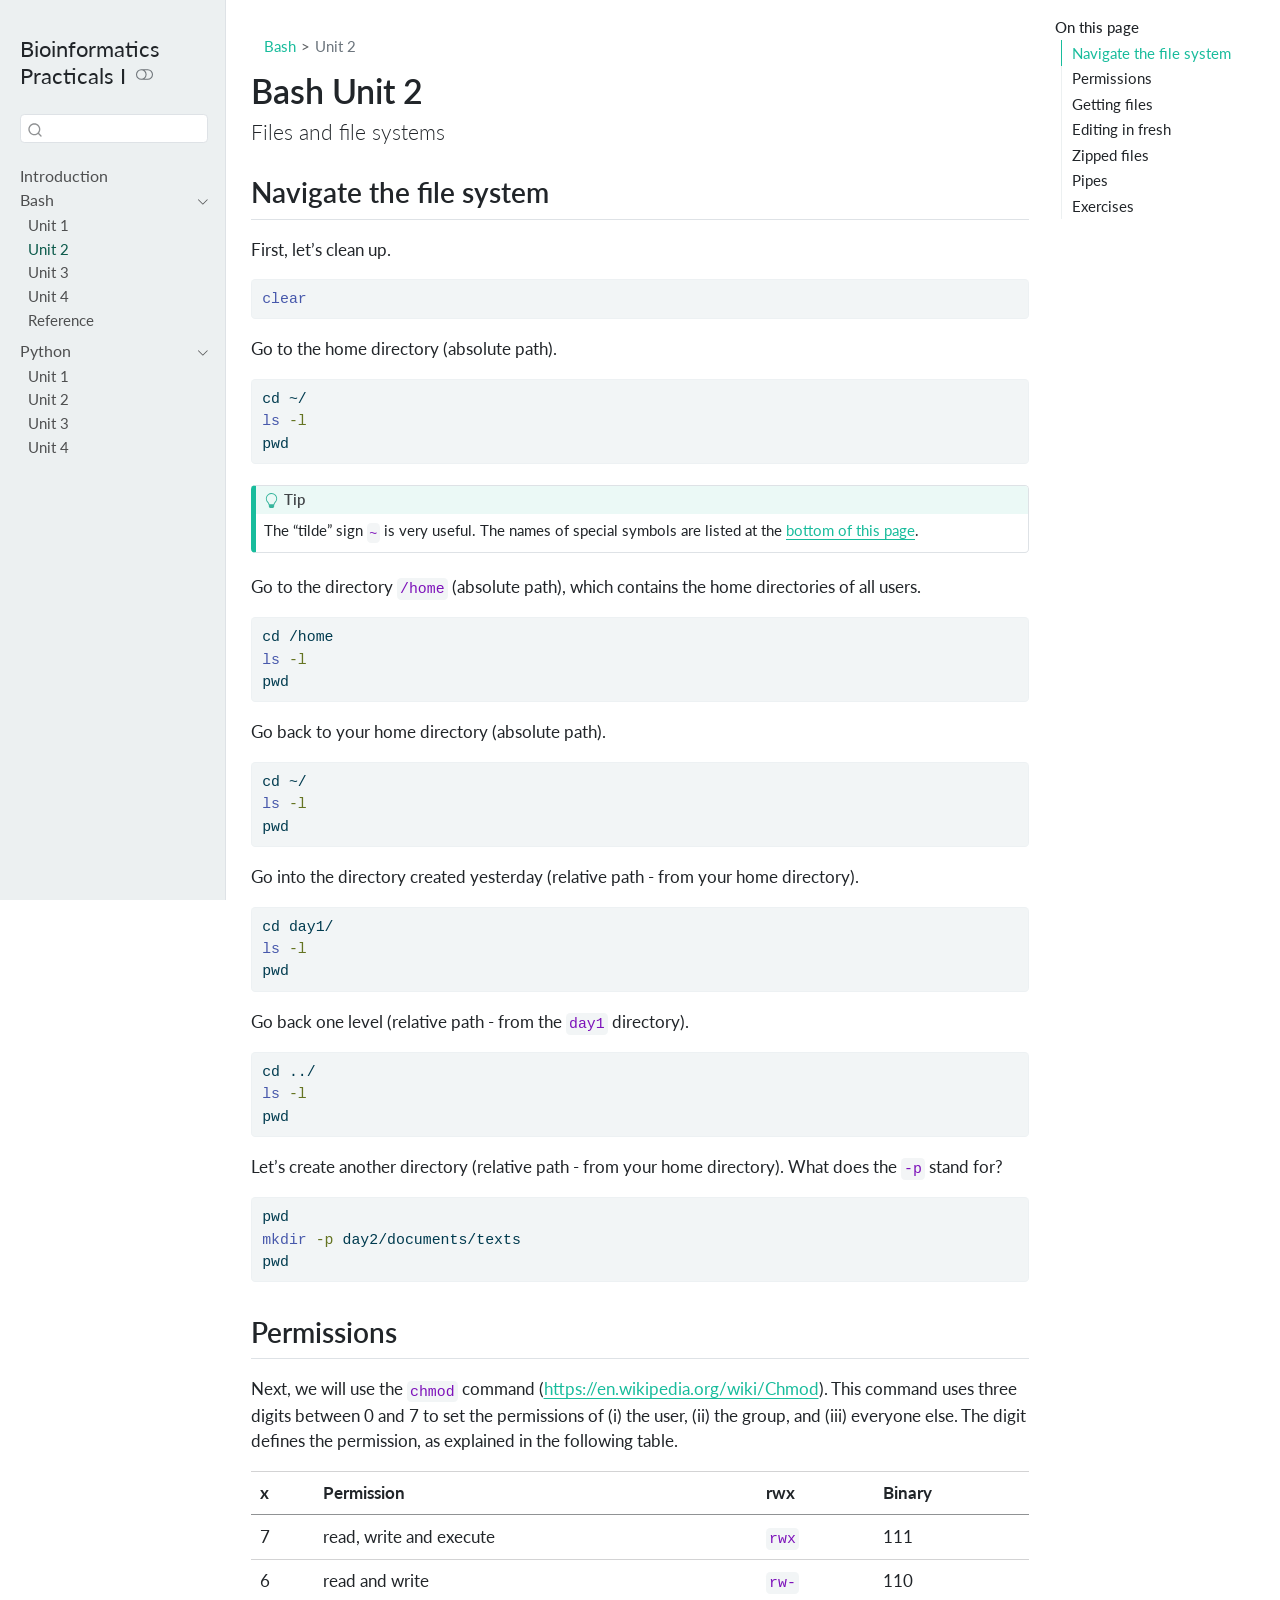
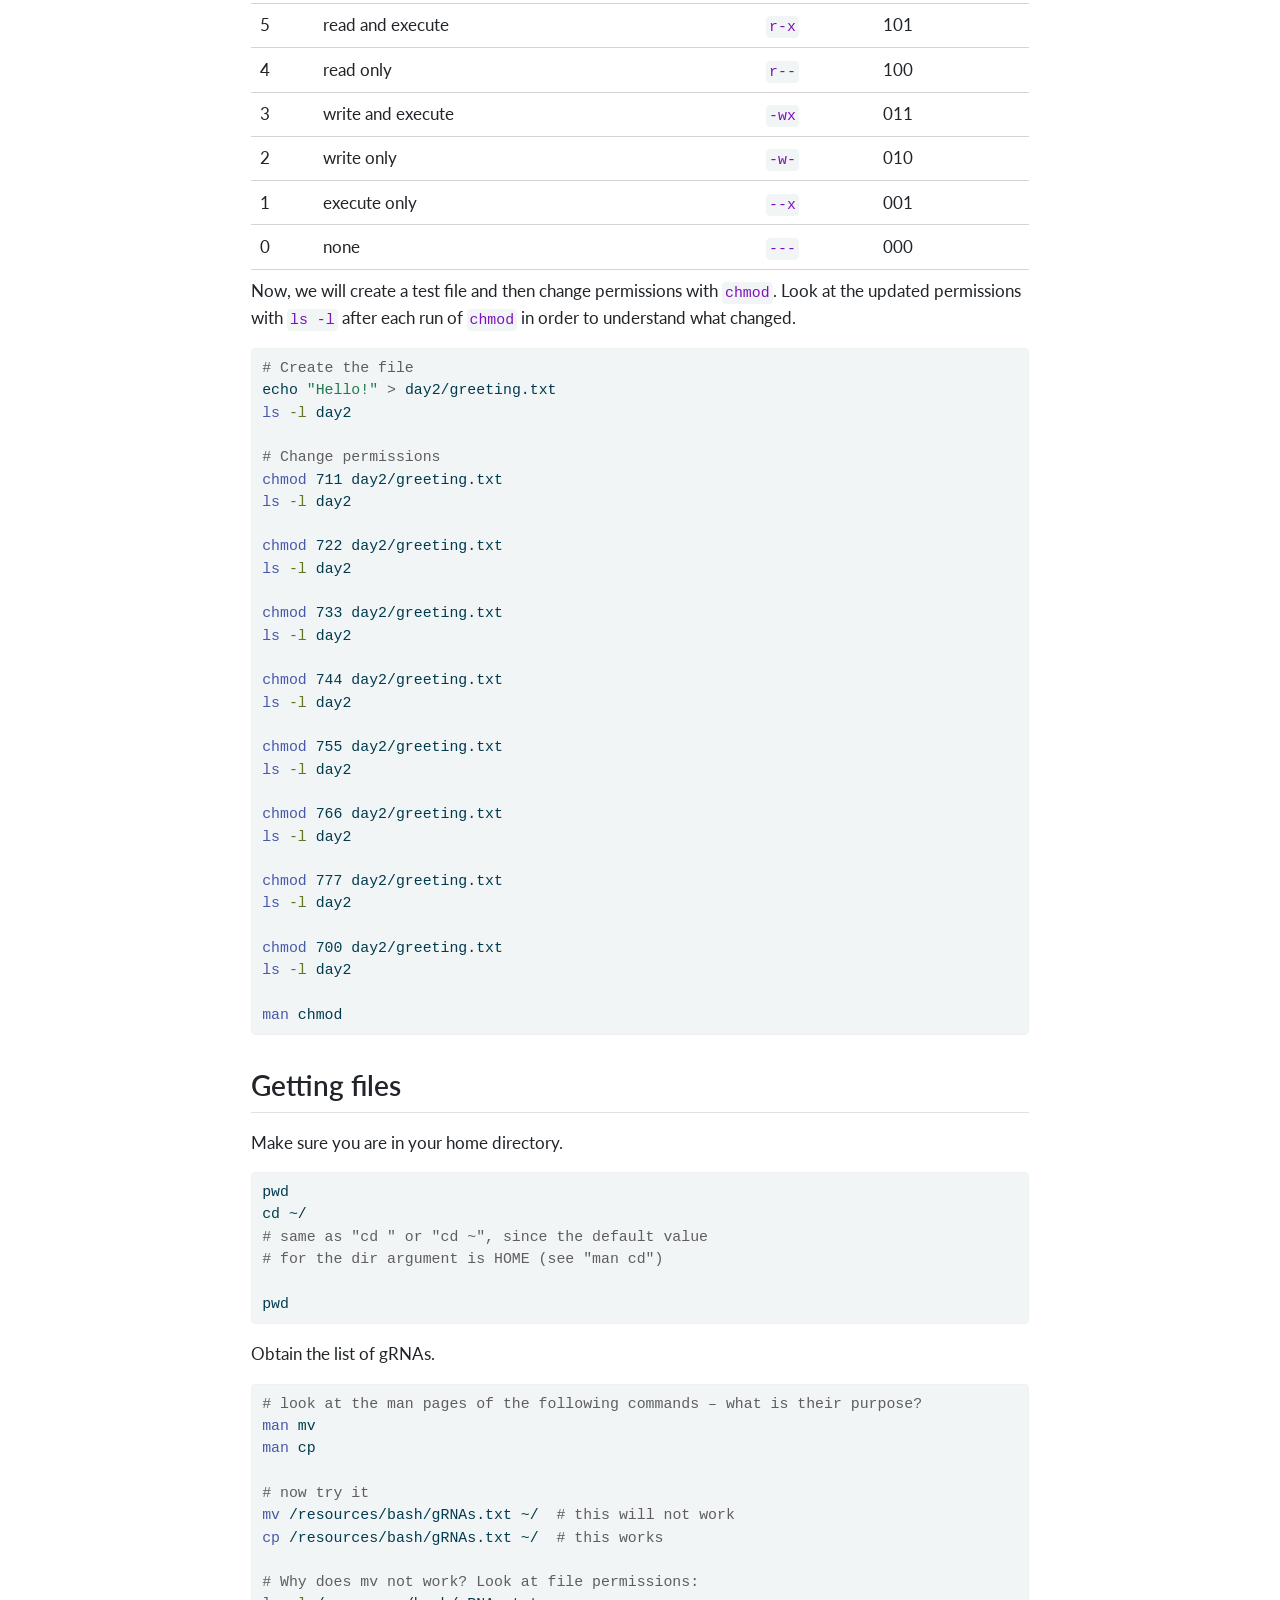
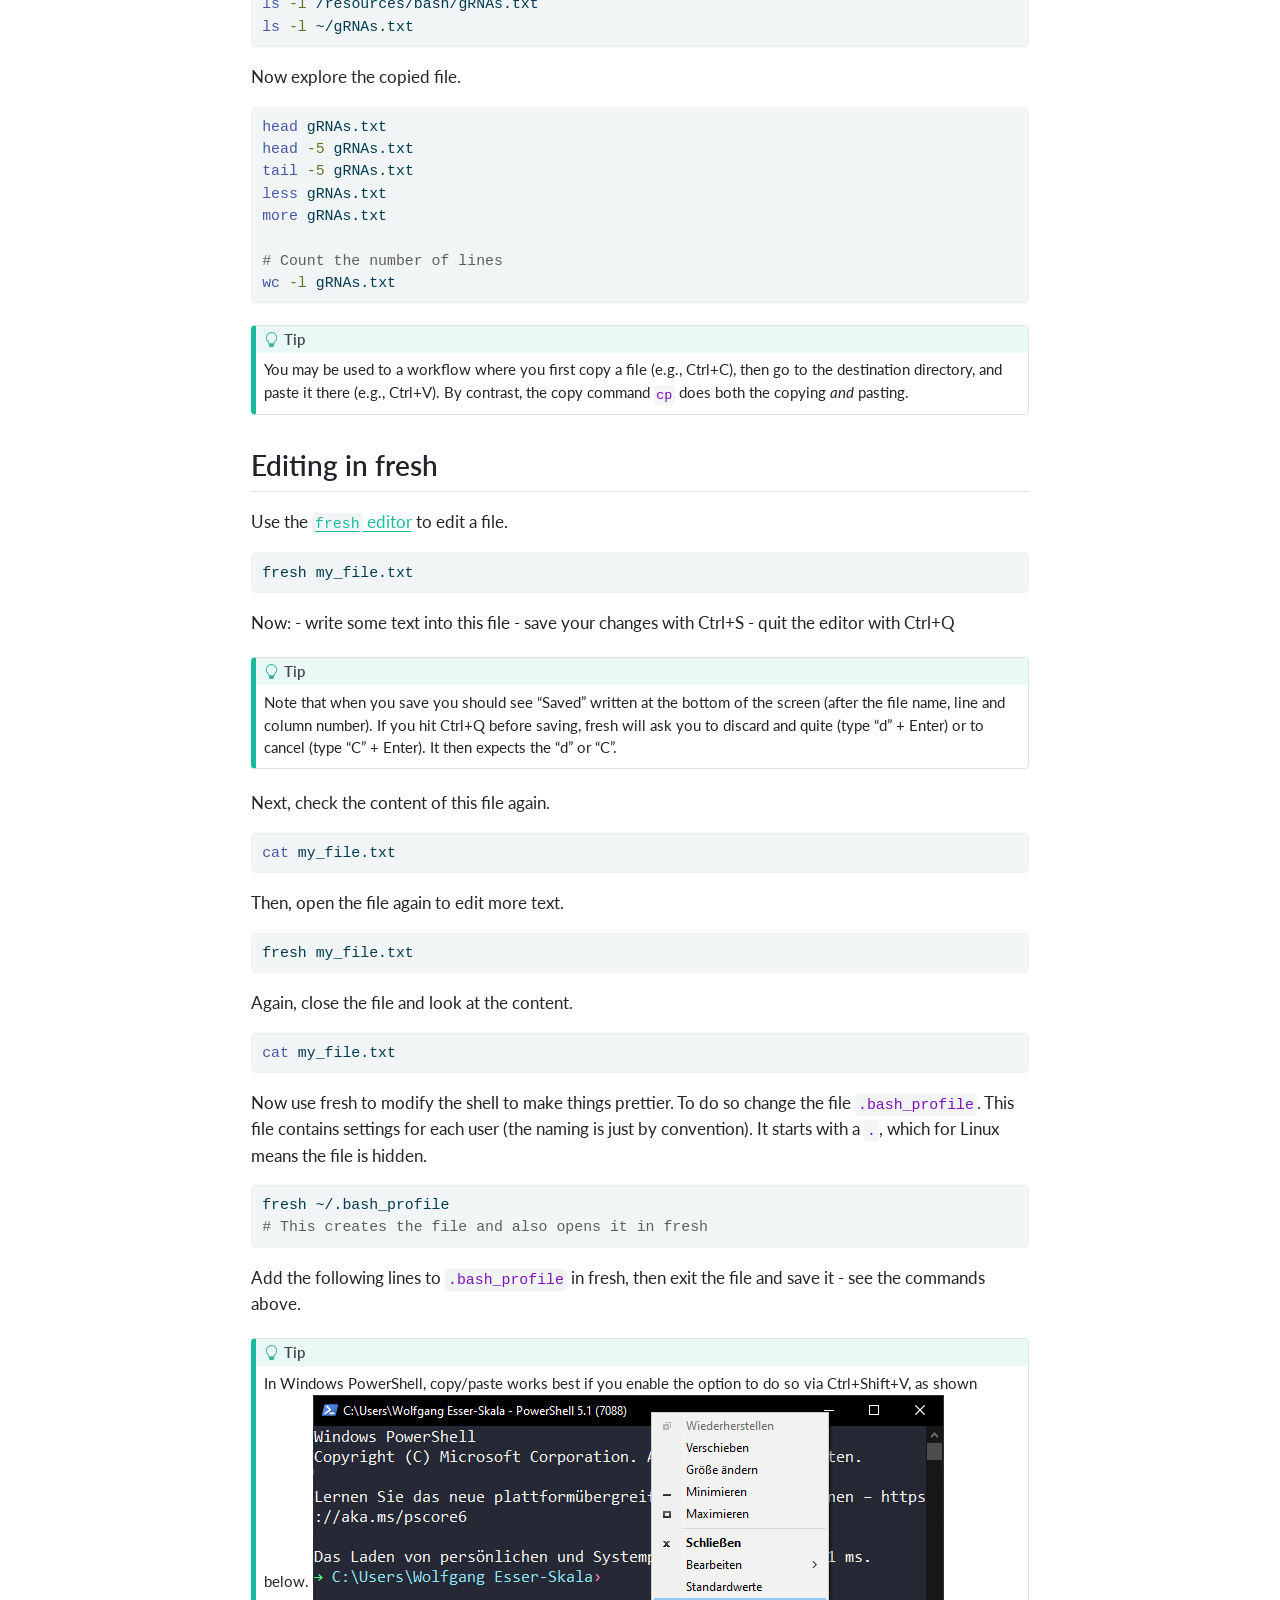
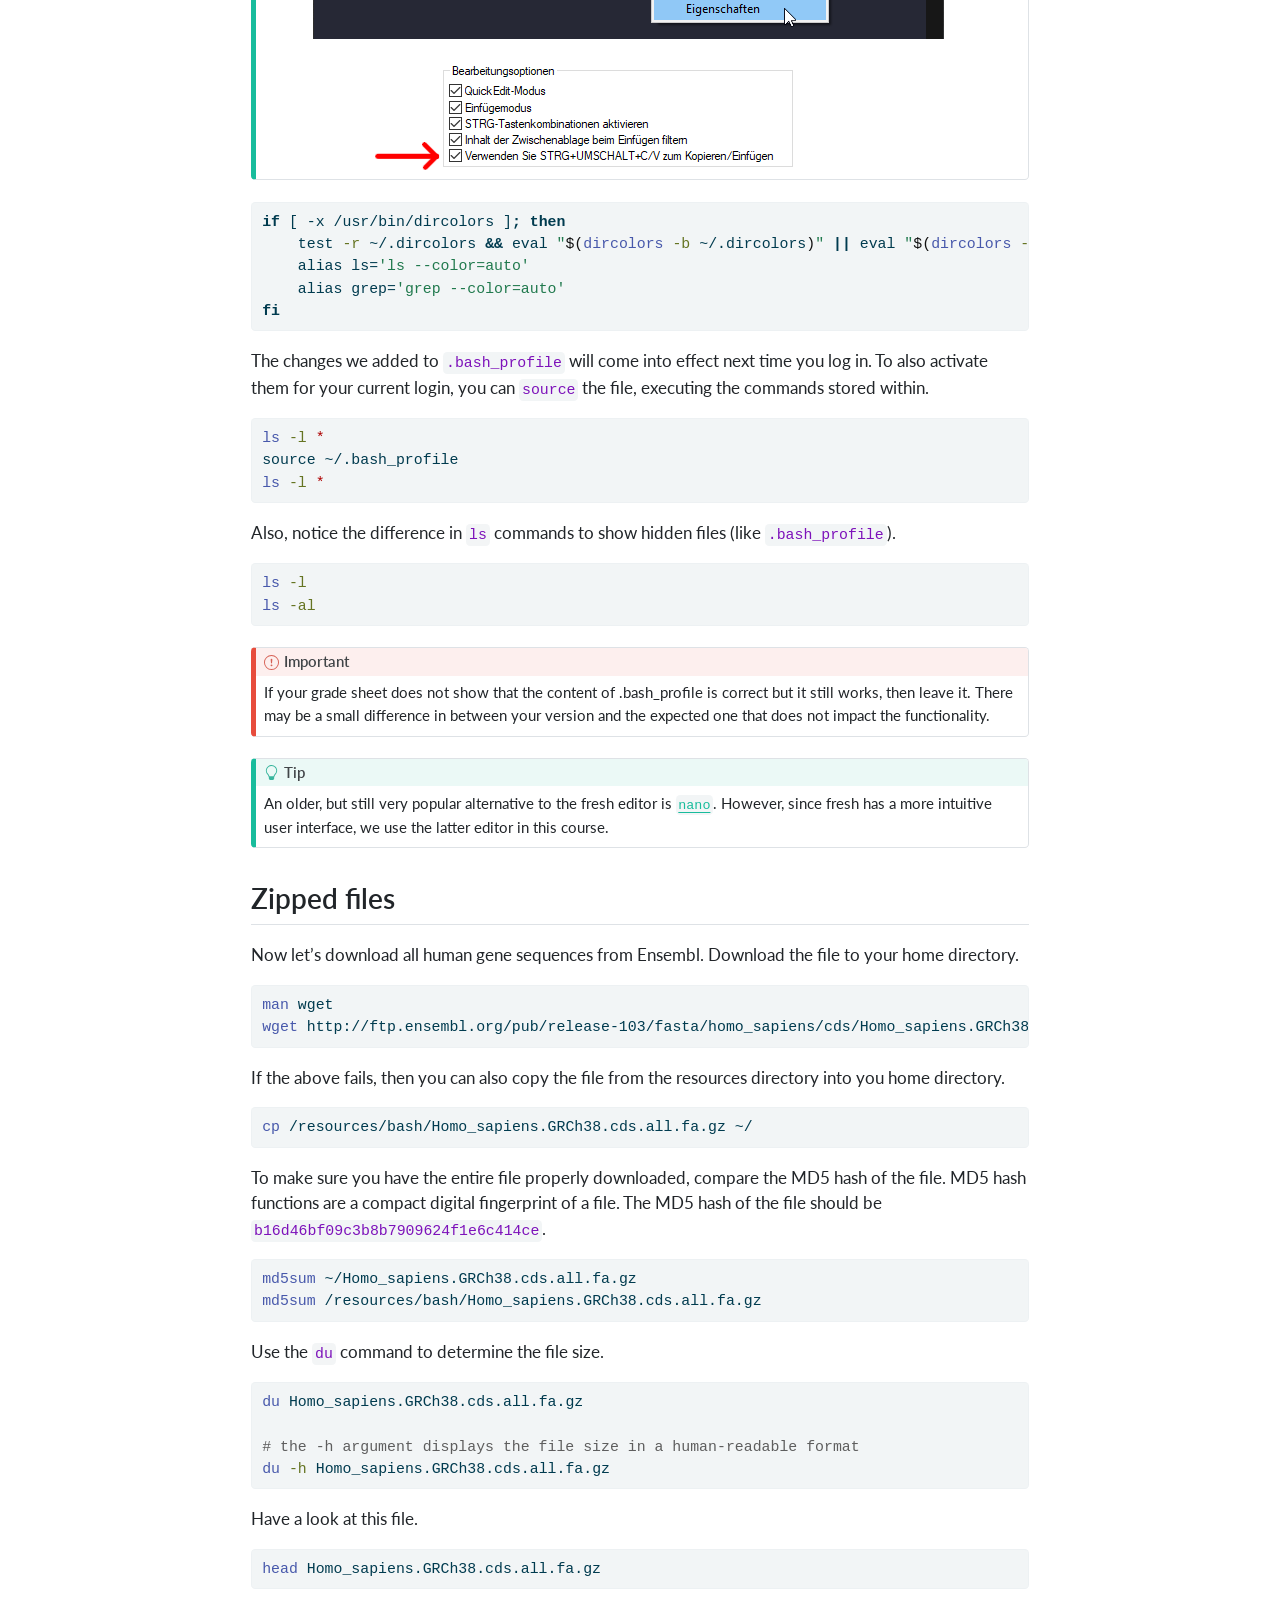
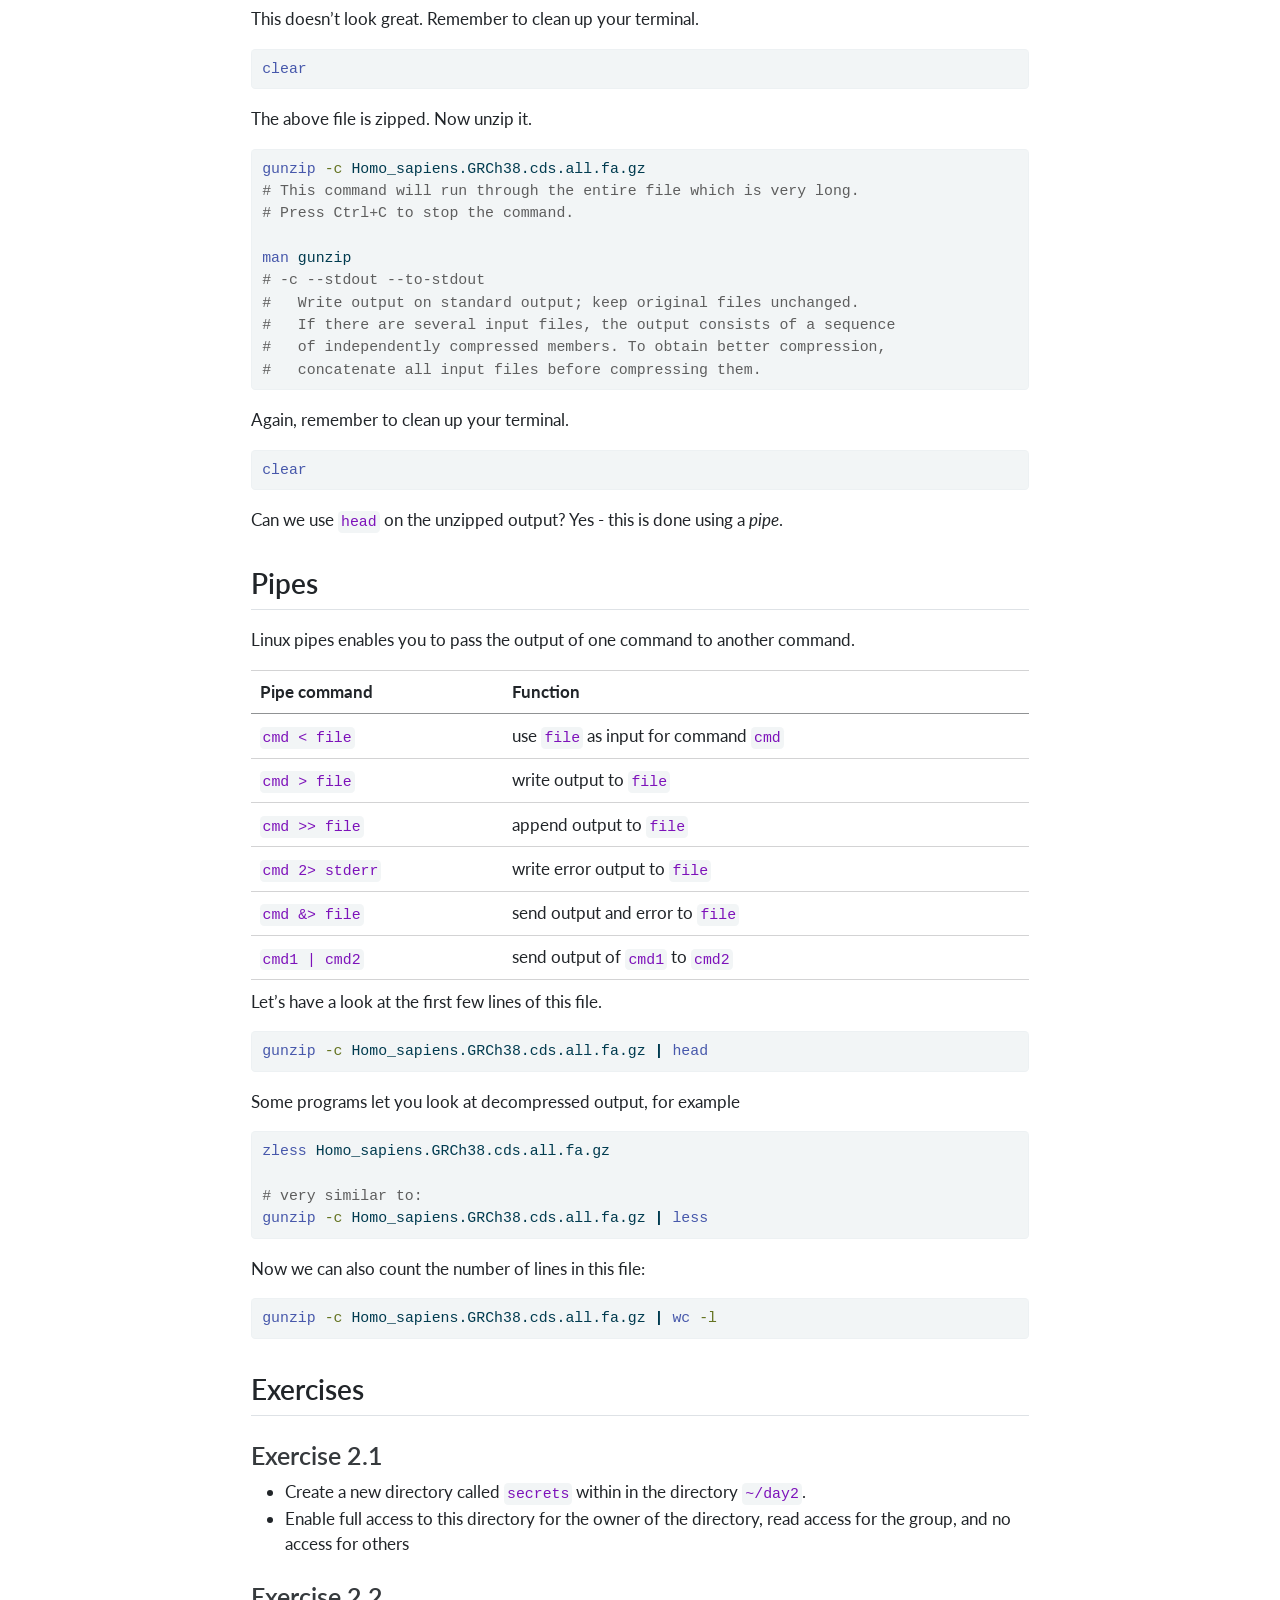
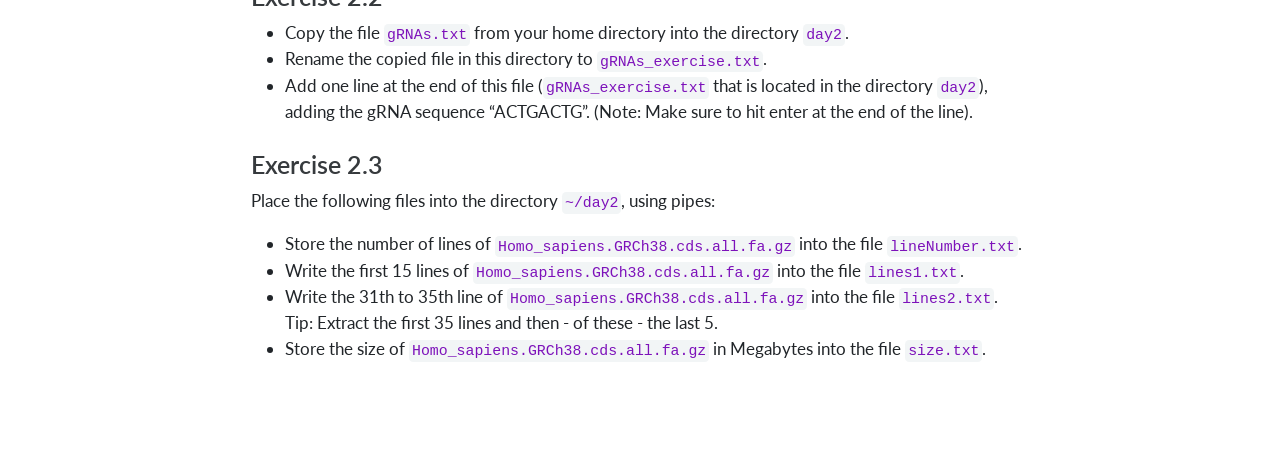
<file: bash2.html>
<!DOCTYPE html>
<html xmlns="http://www.w3.org/1999/xhtml" lang="en" xml:lang="en"><head>

<meta charset="utf-8">
<meta name="generator" content="quarto-1.9.37">

<meta name="viewport" content="width=device-width, initial-scale=1.0, user-scalable=yes">


<title>Bash Unit 2 – Bioinformatics Practicals I</title>
<style>
/* Default styles provided by pandoc.
** See https://pandoc.org/MANUAL.html#variables-for-html for config info.
*/
code{white-space: pre-wrap;}
span.smallcaps{font-variant: small-caps;}
div.columns{display: flex; gap: min(4vw, 1.5em);}
div.column{flex: auto; overflow-x: auto;}
div.hanging-indent{margin-left: 1.5em; text-indent: -1.5em;}
ul.task-list{list-style: none;}
ul.task-list li input[type="checkbox"] {
  width: 0.8em;
  margin: 0 0.8em 0.2em -1em; /* quarto-specific, see https://github.com/quarto-dev/quarto-cli/issues/4556 */ 
  vertical-align: middle;
}
/* CSS for syntax highlighting */
html { -webkit-text-size-adjust: 100%; }
pre > code.sourceCode { white-space: pre; position: relative; }
pre > code.sourceCode > span { display: inline-block; line-height: 1.25; }
pre > code.sourceCode > span:empty { height: 1.2em; }
.sourceCode { overflow: visible; }
code.sourceCode > span { color: inherit; text-decoration: inherit; }
div.sourceCode { margin: 1em 0; }
pre.sourceCode { margin: 0; }
@media screen {
div.sourceCode { overflow: auto; }
}
@media print {
pre > code.sourceCode { white-space: pre-wrap; }
pre > code.sourceCode > span { text-indent: -5em; padding-left: 5em; }
}
pre.numberSource code
  { counter-reset: source-line 0; }
pre.numberSource code > span
  { position: relative; left: -4em; counter-increment: source-line; }
pre.numberSource code > span > a:first-child::before
  { content: counter(source-line);
    position: relative; left: -1em; text-align: right; vertical-align: baseline;
    border: none; display: inline-block;
    -webkit-touch-callout: none; -webkit-user-select: none;
    -khtml-user-select: none; -moz-user-select: none;
    -ms-user-select: none; user-select: none;
    padding: 0 4px; width: 4em;
  }
pre.numberSource { margin-left: 3em;  padding-left: 4px; }
div.sourceCode
  {   }
@media screen {
pre > code.sourceCode > span > a:first-child::before { text-decoration: underline; }
}
</style>


<script src="site_libs/quarto-nav/quarto-nav.js"></script>
<script src="site_libs/quarto-nav/headroom.min.js"></script>
<script src="site_libs/clipboard/clipboard.min.js"></script>
<script src="site_libs/quarto-search/autocomplete.umd.js"></script>
<script src="site_libs/quarto-search/fuse.min.js"></script>
<script src="site_libs/quarto-search/quarto-search.js"></script>
<meta name="quarto:offset" content="./">
<script src="site_libs/quarto-html/quarto.js" type="module"></script>
<script src="site_libs/quarto-html/tabsets/tabsets.js" type="module"></script>
<script src="site_libs/quarto-html/popper.min.js"></script>
<script src="site_libs/quarto-html/tippy.umd.min.js"></script>
<script src="site_libs/quarto-html/anchor.min.js"></script>
<link href="site_libs/quarto-html/tippy.css" rel="stylesheet">
<link href="site_libs/quarto-html/quarto-syntax-highlighting-7f8f88aac4f3542376d5c11b86a4c14d.css" rel="stylesheet" class="quarto-color-scheme" id="quarto-text-highlighting-styles">
<link href="site_libs/quarto-html/quarto-syntax-highlighting-dark-d0ae9245876894da5ac7e18953ecc5cc.css" rel="stylesheet" class="quarto-color-scheme quarto-color-alternate" id="quarto-text-highlighting-styles">
<link href="site_libs/quarto-html/quarto-syntax-highlighting-7f8f88aac4f3542376d5c11b86a4c14d.css" rel="stylesheet" class="quarto-color-scheme-extra" id="quarto-text-highlighting-styles">
<script src="site_libs/bootstrap/bootstrap.min.js"></script>
<link href="site_libs/bootstrap/bootstrap-icons.css" rel="stylesheet">
<link href="site_libs/bootstrap/bootstrap-b263ad0a93230b7912c70cd3cc233063.min.css" rel="stylesheet" append-hash="true" class="quarto-color-scheme" id="quarto-bootstrap" data-mode="light">
<link href="site_libs/bootstrap/bootstrap-dark-16d93fc4ba7a999eebe9d38b368145e6.min.css" rel="stylesheet" append-hash="true" class="quarto-color-scheme quarto-color-alternate" id="quarto-bootstrap" data-mode="dark">
<link href="site_libs/bootstrap/bootstrap-b263ad0a93230b7912c70cd3cc233063.min.css" rel="stylesheet" append-hash="true" class="quarto-color-scheme-extra" id="quarto-bootstrap" data-mode="light">
<script id="quarto-search-options" type="application/json">{
  "location": "sidebar",
  "copy-button": false,
  "collapse-after": 3,
  "panel-placement": "start",
  "type": "textbox",
  "limit": 50,
  "keyboard-shortcut": [
    "f",
    "/",
    "s"
  ],
  "show-item-context": false,
  "language": {
    "search-no-results-text": "No results",
    "search-matching-documents-text": "matching documents",
    "search-copy-link-title": "Copy link to search",
    "search-hide-matches-text": "Hide additional matches",
    "search-more-match-text": "more match in this document",
    "search-more-matches-text": "more matches in this document",
    "search-clear-button-title": "Clear",
    "search-text-placeholder": "",
    "search-detached-cancel-button-title": "Cancel",
    "search-submit-button-title": "Submit",
    "search-label": "Search"
  }
}</script>


<link rel="stylesheet" href="styles.css">
</head>

<body class="nav-sidebar docked quarto-light"><script id="quarto-html-before-body" type="application/javascript">
    const toggleBodyColorMode = (bsSheetEl) => {
      const mode = bsSheetEl.getAttribute("data-mode");
      const bodyEl = window.document.querySelector("body");
      if (mode === "dark") {
        bodyEl.classList.add("quarto-dark");
        bodyEl.classList.remove("quarto-light");
      } else {
        bodyEl.classList.add("quarto-light");
        bodyEl.classList.remove("quarto-dark");
      }
    }
    const toggleBodyColorPrimary = () => {
      const bsSheetEl = window.document.querySelector("link#quarto-bootstrap:not([rel=disabled-stylesheet])");
      if (bsSheetEl) {
        toggleBodyColorMode(bsSheetEl);
      }
    }
    const setColorSchemeToggle = (alternate) => {
      const toggles = window.document.querySelectorAll('.quarto-color-scheme-toggle');
      for (let i=0; i < toggles.length; i++) {
        const toggle = toggles[i];
        if (toggle) {
          if (alternate) {
            toggle.classList.add("alternate");
          } else {
            toggle.classList.remove("alternate");
          }
        }
      }
    };
    const toggleColorMode = (alternate) => {
      // Switch the stylesheets
      const primaryStylesheets = window.document.querySelectorAll('link.quarto-color-scheme:not(.quarto-color-alternate)');
      const alternateStylesheets = window.document.querySelectorAll('link.quarto-color-scheme.quarto-color-alternate');
      manageTransitions('#quarto-margin-sidebar .nav-link', false);
      if (alternate) {
        // note: dark is layered on light, we don't disable primary!
        enableStylesheet(alternateStylesheets);
        for (const sheetNode of alternateStylesheets) {
          if (sheetNode.id === "quarto-bootstrap") {
            toggleBodyColorMode(sheetNode);
          }
        }
      } else {
        disableStylesheet(alternateStylesheets);
        enableStylesheet(primaryStylesheets)
        toggleBodyColorPrimary();
      }
      manageTransitions('#quarto-margin-sidebar .nav-link', true);
      // Switch the toggles
      setColorSchemeToggle(alternate)
      // Hack to workaround the fact that safari doesn't
      // properly recolor the scrollbar when toggling (#1455)
      if (navigator.userAgent.indexOf('Safari') > 0 && navigator.userAgent.indexOf('Chrome') == -1) {
        manageTransitions("body", false);
        window.scrollTo(0, 1);
        setTimeout(() => {
          window.scrollTo(0, 0);
          manageTransitions("body", true);
        }, 40);
      }
    }
    const disableStylesheet = (stylesheets) => {
      for (let i=0; i < stylesheets.length; i++) {
        const stylesheet = stylesheets[i];
        stylesheet.rel = 'disabled-stylesheet';
      }
    }
    const enableStylesheet = (stylesheets) => {
      for (let i=0; i < stylesheets.length; i++) {
        const stylesheet = stylesheets[i];
        if(stylesheet.rel !== 'stylesheet') { // for Chrome, which will still FOUC without this check
          stylesheet.rel = 'stylesheet';
        }
      }
    }
    const manageTransitions = (selector, allowTransitions) => {
      const els = window.document.querySelectorAll(selector);
      for (let i=0; i < els.length; i++) {
        const el = els[i];
        if (allowTransitions) {
          el.classList.remove('notransition');
        } else {
          el.classList.add('notransition');
        }
      }
    }
    const isFileUrl = () => {
      return window.location.protocol === 'file:';
    }
    const hasAlternateSentinel = () => {
      let styleSentinel = getColorSchemeSentinel();
      if (styleSentinel !== null) {
        return styleSentinel === "alternate";
      } else {
        return false;
      }
    }
    const setStyleSentinel = (alternate) => {
      const value = alternate ? "alternate" : "default";
      if (!isFileUrl()) {
        window.localStorage.setItem("quarto-color-scheme", value);
      } else {
        localAlternateSentinel = value;
      }
    }
    const getColorSchemeSentinel = () => {
      if (!isFileUrl()) {
        const storageValue = window.localStorage.getItem("quarto-color-scheme");
        return storageValue != null ? storageValue : localAlternateSentinel;
      } else {
        return localAlternateSentinel;
      }
    }
    const toggleGiscusIfUsed = (isAlternate, darkModeDefault) => {
      const baseTheme = document.querySelector('#giscus-base-theme')?.value ?? 'light';
      const alternateTheme = document.querySelector('#giscus-alt-theme')?.value ?? 'dark';
      let newTheme = '';
      if(authorPrefersDark) {
        newTheme = isAlternate ? baseTheme : alternateTheme;
      } else {
        newTheme = isAlternate ? alternateTheme : baseTheme;
      }
      const changeGiscusTheme = () => {
        // From: https://github.com/giscus/giscus/issues/336
        const sendMessage = (message) => {
          const iframe = document.querySelector('iframe.giscus-frame');
          if (!iframe) return;
          iframe.contentWindow.postMessage({ giscus: message }, 'https://giscus.app');
        }
        sendMessage({
          setConfig: {
            theme: newTheme
          }
        });
      }
      const isGiscussLoaded = window.document.querySelector('iframe.giscus-frame') !== null;
      if (isGiscussLoaded) {
        changeGiscusTheme();
      }
    };
    const authorPrefersDark = false;
    const darkModeDefault = authorPrefersDark;
      document.querySelector('link#quarto-text-highlighting-styles.quarto-color-scheme-extra').rel = 'disabled-stylesheet';
      document.querySelector('link#quarto-bootstrap.quarto-color-scheme-extra').rel = 'disabled-stylesheet';
    let localAlternateSentinel = darkModeDefault ? 'alternate' : 'default';
    // Dark / light mode switch
    window.quartoToggleColorScheme = () => {
      // Read the current dark / light value
      let toAlternate = !hasAlternateSentinel();
      toggleColorMode(toAlternate);
      setStyleSentinel(toAlternate);
      toggleGiscusIfUsed(toAlternate, darkModeDefault);
      window.dispatchEvent(new Event('resize'));
    };
    // Switch to dark mode if need be
    if (hasAlternateSentinel()) {
      toggleColorMode(true);
    } else {
      toggleColorMode(false);
    }
  </script>

<div id="quarto-search-results"></div>
  <header id="quarto-header" class="headroom fixed-top">
  <nav class="quarto-secondary-nav">
    <div class="container-fluid d-flex">
      <button type="button" class="quarto-btn-toggle btn" data-bs-toggle="collapse" role="button" data-bs-target=".quarto-sidebar-collapse-item" aria-controls="quarto-sidebar" aria-expanded="false" aria-label="Toggle sidebar navigation" onclick="if (window.quartoToggleHeadroom) { window.quartoToggleHeadroom(); }">
        <i class="bi bi-layout-text-sidebar-reverse"></i>
      </button>
        <nav class="quarto-page-breadcrumbs" aria-label="breadcrumb"><ol class="breadcrumb"><li class="breadcrumb-item"><a href="./bash1.html">Bash</a></li><li class="breadcrumb-item"><a href="./bash2.html">Unit 2</a></li></ol></nav>
        <a class="flex-grow-1" role="navigation" data-bs-toggle="collapse" data-bs-target=".quarto-sidebar-collapse-item" aria-controls="quarto-sidebar" aria-expanded="false" aria-label="Toggle sidebar navigation" onclick="if (window.quartoToggleHeadroom) { window.quartoToggleHeadroom(); }">      
        </a>
      <button type="button" class="btn quarto-search-button" aria-label="Search" onclick="window.quartoOpenSearch();">
        <i class="bi bi-search"></i>
      </button>
    </div>
  </nav>
</header>
<!-- content -->
<div id="quarto-content" class="quarto-container page-columns page-rows-contents page-layout-article">
<!-- sidebar -->
  <nav id="quarto-sidebar" class="sidebar collapse collapse-horizontal quarto-sidebar-collapse-item sidebar-navigation docked overflow-auto">
    <div class="pt-lg-2 mt-2 text-left sidebar-header">
    <div class="sidebar-title mb-0 py-0">
      <a href="./">Bioinformatics Practicals I</a> 
        <div class="sidebar-tools-main">
  <a href="" class="quarto-color-scheme-toggle quarto-navigation-tool  px-1" onclick="window.quartoToggleColorScheme(); return false;" title="Toggle dark mode"><i class="bi"></i></a>
</div>
    </div>
      </div>
        <div class="mt-2 flex-shrink-0 align-items-center">
        <div class="sidebar-search">
        <div id="quarto-search" class="" title="Search"></div>
        </div>
        </div>
    <div class="sidebar-menu-container"> 
    <ul class="list-unstyled mt-1">
        <li class="sidebar-item">
  <div class="sidebar-item-container"> 
  <a href="./index.html" class="sidebar-item-text sidebar-link">
 <span class="menu-text">Introduction</span></a>
  </div>
</li>
        <li class="sidebar-item sidebar-item-section">
      <div class="sidebar-item-container"> 
            <a class="sidebar-item-text sidebar-link text-start" data-bs-toggle="collapse" data-bs-target="#quarto-sidebar-section-1" role="navigation" aria-expanded="true">
 <span class="menu-text">Bash</span></a>
          <a class="sidebar-item-toggle text-start" data-bs-toggle="collapse" data-bs-target="#quarto-sidebar-section-1" role="navigation" aria-expanded="true" aria-label="Toggle section">
            <i class="bi bi-chevron-right ms-2"></i>
          </a> 
      </div>
      <ul id="quarto-sidebar-section-1" class="collapse list-unstyled sidebar-section depth1 show">  
          <li class="sidebar-item">
  <div class="sidebar-item-container"> 
  <a href="./bash1.html" class="sidebar-item-text sidebar-link">
 <span class="menu-text">Unit 1</span></a>
  </div>
</li>
          <li class="sidebar-item">
  <div class="sidebar-item-container"> 
  <a href="./bash2.html" class="sidebar-item-text sidebar-link active">
 <span class="menu-text">Unit 2</span></a>
  </div>
</li>
          <li class="sidebar-item">
  <div class="sidebar-item-container"> 
  <a href="./bash3.html" class="sidebar-item-text sidebar-link">
 <span class="menu-text">Unit 3</span></a>
  </div>
</li>
          <li class="sidebar-item">
  <div class="sidebar-item-container"> 
  <a href="./bash4.html" class="sidebar-item-text sidebar-link">
 <span class="menu-text">Unit 4</span></a>
  </div>
</li>
          <li class="sidebar-item">
  <div class="sidebar-item-container"> 
  <a href="./bash_reference.html" class="sidebar-item-text sidebar-link">
 <span class="menu-text">Reference</span></a>
  </div>
</li>
      </ul>
  </li>
        <li class="sidebar-item sidebar-item-section">
      <div class="sidebar-item-container"> 
            <a class="sidebar-item-text sidebar-link text-start" data-bs-toggle="collapse" data-bs-target="#quarto-sidebar-section-2" role="navigation" aria-expanded="true">
 <span class="menu-text">Python</span></a>
          <a class="sidebar-item-toggle text-start" data-bs-toggle="collapse" data-bs-target="#quarto-sidebar-section-2" role="navigation" aria-expanded="true" aria-label="Toggle section">
            <i class="bi bi-chevron-right ms-2"></i>
          </a> 
      </div>
      <ul id="quarto-sidebar-section-2" class="collapse list-unstyled sidebar-section depth1 show">  
          <li class="sidebar-item">
  <div class="sidebar-item-container"> 
  <a href="./python1.html" class="sidebar-item-text sidebar-link">
 <span class="menu-text">Unit 1</span></a>
  </div>
</li>
          <li class="sidebar-item">
  <div class="sidebar-item-container"> 
  <a href="./python2.html" class="sidebar-item-text sidebar-link">
 <span class="menu-text">Unit 2</span></a>
  </div>
</li>
          <li class="sidebar-item">
  <div class="sidebar-item-container"> 
  <a href="./python3.html" class="sidebar-item-text sidebar-link">
 <span class="menu-text">Unit 3</span></a>
  </div>
</li>
          <li class="sidebar-item">
  <div class="sidebar-item-container"> 
  <a href="./python4.html" class="sidebar-item-text sidebar-link">
 <span class="menu-text">Unit 4</span></a>
  </div>
</li>
      </ul>
  </li>
    </ul>
    </div>
</nav>
<div id="quarto-sidebar-glass" class="quarto-sidebar-collapse-item" data-bs-toggle="collapse" data-bs-target=".quarto-sidebar-collapse-item"></div>
<!-- margin-sidebar -->
    <div id="quarto-margin-sidebar" class="sidebar margin-sidebar">
        <nav id="TOC" role="doc-toc" class="toc-active">
    <h2 id="toc-title">On this page</h2>
   
  <ul>
  <li><a href="#navigate-the-file-system" id="toc-navigate-the-file-system" class="nav-link active" data-scroll-target="#navigate-the-file-system">Navigate the file system</a></li>
  <li><a href="#permissions" id="toc-permissions" class="nav-link" data-scroll-target="#permissions">Permissions</a></li>
  <li><a href="#getting-files" id="toc-getting-files" class="nav-link" data-scroll-target="#getting-files">Getting files</a></li>
  <li><a href="#editing-in-fresh" id="toc-editing-in-fresh" class="nav-link" data-scroll-target="#editing-in-fresh">Editing in fresh</a></li>
  <li><a href="#zipped-files" id="toc-zipped-files" class="nav-link" data-scroll-target="#zipped-files">Zipped files</a></li>
  <li><a href="#pipes" id="toc-pipes" class="nav-link" data-scroll-target="#pipes">Pipes</a></li>
  <li><a href="#exercises" id="toc-exercises" class="nav-link" data-scroll-target="#exercises">Exercises</a>
  <ul class="collapse">
  <li><a href="#exercise-2.1" id="toc-exercise-2.1" class="nav-link" data-scroll-target="#exercise-2.1">Exercise 2.1</a></li>
  <li><a href="#exercise-2.2" id="toc-exercise-2.2" class="nav-link" data-scroll-target="#exercise-2.2">Exercise 2.2</a></li>
  <li><a href="#exercise-2.3" id="toc-exercise-2.3" class="nav-link" data-scroll-target="#exercise-2.3">Exercise 2.3</a></li>
  </ul></li>
  </ul>
</nav>
    </div>
<!-- main -->
<main class="content" id="quarto-document-content">


<header id="title-block-header" class="quarto-title-block default"><nav class="quarto-page-breadcrumbs quarto-title-breadcrumbs d-none d-lg-block" aria-label="breadcrumb"><ol class="breadcrumb"><li class="breadcrumb-item"><a href="./bash1.html">Bash</a></li><li class="breadcrumb-item"><a href="./bash2.html">Unit 2</a></li></ol></nav>
<div class="quarto-title">
<h1 class="title">Bash Unit 2</h1>
<p class="subtitle lead">Files and file systems</p>
</div>



<div class="quarto-title-meta">

    
  
    
  </div>
  


</header>


<section id="navigate-the-file-system" class="level2">
<h2 class="anchored" data-anchor-id="navigate-the-file-system">Navigate the file system</h2>
<p>First, let’s clean up.</p>
<div class="code-copy-outer-scaffold"><div class="sourceCode" id="cb1"><pre class="sourceCode bash code-with-copy"><code class="sourceCode bash"><span id="cb1-1"><a href="#cb1-1" aria-hidden="true" tabindex="-1"></a><span class="fu">clear</span></span></code></pre></div><button title="Copy to Clipboard" class="code-copy-button"><i class="bi"></i></button></div>
<p>Go to the home directory (absolute path).</p>
<div class="code-copy-outer-scaffold"><div class="sourceCode" id="cb2"><pre class="sourceCode bash code-with-copy"><code class="sourceCode bash"><span id="cb2-1"><a href="#cb2-1" aria-hidden="true" tabindex="-1"></a><span class="bu">cd</span> ~/</span>
<span id="cb2-2"><a href="#cb2-2" aria-hidden="true" tabindex="-1"></a><span class="fu">ls</span> <span class="at">-l</span></span>
<span id="cb2-3"><a href="#cb2-3" aria-hidden="true" tabindex="-1"></a><span class="bu">pwd</span></span></code></pre></div><button title="Copy to Clipboard" class="code-copy-button"><i class="bi"></i></button></div>
<div class="callout callout-style-default callout-tip callout-titled">
<div class="callout-header d-flex align-content-center">
<div class="callout-icon-container">
<i class="callout-icon"></i>
</div>
<div class="callout-title-container flex-fill">
Tip
</div>
</div>
<div class="callout-body-container callout-body">
<p>The “tilde” sign <code>~</code> is very useful. The names of special symbols are listed at the <a href="#special-symbols">bottom of this page</a>.</p>
</div>
</div>
<p>Go to the directory <code>/home</code> (absolute path), which contains the home directories of all users.</p>
<div class="code-copy-outer-scaffold"><div class="sourceCode" id="cb3"><pre class="sourceCode bash code-with-copy"><code class="sourceCode bash"><span id="cb3-1"><a href="#cb3-1" aria-hidden="true" tabindex="-1"></a><span class="bu">cd</span> /home</span>
<span id="cb3-2"><a href="#cb3-2" aria-hidden="true" tabindex="-1"></a><span class="fu">ls</span> <span class="at">-l</span></span>
<span id="cb3-3"><a href="#cb3-3" aria-hidden="true" tabindex="-1"></a><span class="bu">pwd</span></span></code></pre></div><button title="Copy to Clipboard" class="code-copy-button"><i class="bi"></i></button></div>
<p>Go back to your home directory (absolute path).</p>
<div class="code-copy-outer-scaffold"><div class="sourceCode" id="cb4"><pre class="sourceCode bash code-with-copy"><code class="sourceCode bash"><span id="cb4-1"><a href="#cb4-1" aria-hidden="true" tabindex="-1"></a><span class="bu">cd</span> ~/</span>
<span id="cb4-2"><a href="#cb4-2" aria-hidden="true" tabindex="-1"></a><span class="fu">ls</span> <span class="at">-l</span></span>
<span id="cb4-3"><a href="#cb4-3" aria-hidden="true" tabindex="-1"></a><span class="bu">pwd</span></span></code></pre></div><button title="Copy to Clipboard" class="code-copy-button"><i class="bi"></i></button></div>
<p>Go into the directory created yesterday (relative path - from your home directory).</p>
<div class="code-copy-outer-scaffold"><div class="sourceCode" id="cb5"><pre class="sourceCode bash code-with-copy"><code class="sourceCode bash"><span id="cb5-1"><a href="#cb5-1" aria-hidden="true" tabindex="-1"></a><span class="bu">cd</span> day1/</span>
<span id="cb5-2"><a href="#cb5-2" aria-hidden="true" tabindex="-1"></a><span class="fu">ls</span> <span class="at">-l</span></span>
<span id="cb5-3"><a href="#cb5-3" aria-hidden="true" tabindex="-1"></a><span class="bu">pwd</span></span></code></pre></div><button title="Copy to Clipboard" class="code-copy-button"><i class="bi"></i></button></div>
<p>Go back one level (relative path - from the <code>day1</code> directory).</p>
<div class="code-copy-outer-scaffold"><div class="sourceCode" id="cb6"><pre class="sourceCode bash code-with-copy"><code class="sourceCode bash"><span id="cb6-1"><a href="#cb6-1" aria-hidden="true" tabindex="-1"></a><span class="bu">cd</span> ../</span>
<span id="cb6-2"><a href="#cb6-2" aria-hidden="true" tabindex="-1"></a><span class="fu">ls</span> <span class="at">-l</span></span>
<span id="cb6-3"><a href="#cb6-3" aria-hidden="true" tabindex="-1"></a><span class="bu">pwd</span></span></code></pre></div><button title="Copy to Clipboard" class="code-copy-button"><i class="bi"></i></button></div>
<p>Let’s create another directory (relative path - from your home directory). What does the <code>-p</code> stand for?</p>
<div class="code-copy-outer-scaffold"><div class="sourceCode" id="cb7"><pre class="sourceCode bash code-with-copy"><code class="sourceCode bash"><span id="cb7-1"><a href="#cb7-1" aria-hidden="true" tabindex="-1"></a><span class="bu">pwd</span></span>
<span id="cb7-2"><a href="#cb7-2" aria-hidden="true" tabindex="-1"></a><span class="fu">mkdir</span> <span class="at">-p</span> day2/documents/texts</span>
<span id="cb7-3"><a href="#cb7-3" aria-hidden="true" tabindex="-1"></a><span class="bu">pwd</span></span></code></pre></div><button title="Copy to Clipboard" class="code-copy-button"><i class="bi"></i></button></div>
</section>
<section id="permissions" class="level2">
<h2 class="anchored" data-anchor-id="permissions">Permissions</h2>
<p>Next, we will use the <code>chmod</code> command (<a href="https://en.wikipedia.org/wiki/Chmod" class="uri">https://en.wikipedia.org/wiki/Chmod</a>). This command uses three digits between 0 and 7 to set the permissions of (i) the user, (ii) the group, and (iii) everyone else. The digit defines the permission, as explained in the following table.</p>
<table class="caption-top table">
<thead>
<tr class="header">
<th>x</th>
<th>Permission</th>
<th>rwx</th>
<th>Binary</th>
</tr>
</thead>
<tbody>
<tr class="odd">
<td>7</td>
<td>read, write and execute</td>
<td><code>rwx</code></td>
<td>111</td>
</tr>
<tr class="even">
<td>6</td>
<td>read and write</td>
<td><code>rw-</code></td>
<td>110</td>
</tr>
<tr class="odd">
<td>5</td>
<td>read and execute</td>
<td><code>r-x</code></td>
<td>101</td>
</tr>
<tr class="even">
<td>4</td>
<td>read only</td>
<td><code>r--</code></td>
<td>100</td>
</tr>
<tr class="odd">
<td>3</td>
<td>write and execute</td>
<td><code>-wx</code></td>
<td>011</td>
</tr>
<tr class="even">
<td>2</td>
<td>write only</td>
<td><code>-w-</code></td>
<td>010</td>
</tr>
<tr class="odd">
<td>1</td>
<td>execute only</td>
<td><code>--x</code></td>
<td>001</td>
</tr>
<tr class="even">
<td>0</td>
<td>none</td>
<td><code>---</code></td>
<td>000</td>
</tr>
</tbody>
</table>
<p>Now, we will create a test file and then change permissions with <code>chmod</code>. Look at the updated permissions with <code>ls -l</code> after each run of <code>chmod</code> in order to understand what changed.</p>
<div class="code-copy-outer-scaffold"><div class="sourceCode" id="cb8"><pre class="sourceCode bash code-with-copy"><code class="sourceCode bash"><span id="cb8-1"><a href="#cb8-1" aria-hidden="true" tabindex="-1"></a><span class="co"># Create the file</span></span>
<span id="cb8-2"><a href="#cb8-2" aria-hidden="true" tabindex="-1"></a><span class="bu">echo</span> <span class="st">"Hello!"</span> <span class="op">&gt;</span> day2/greeting.txt</span>
<span id="cb8-3"><a href="#cb8-3" aria-hidden="true" tabindex="-1"></a><span class="fu">ls</span> <span class="at">-l</span> day2</span>
<span id="cb8-4"><a href="#cb8-4" aria-hidden="true" tabindex="-1"></a></span>
<span id="cb8-5"><a href="#cb8-5" aria-hidden="true" tabindex="-1"></a><span class="co"># Change permissions</span></span>
<span id="cb8-6"><a href="#cb8-6" aria-hidden="true" tabindex="-1"></a><span class="fu">chmod</span> 711 day2/greeting.txt</span>
<span id="cb8-7"><a href="#cb8-7" aria-hidden="true" tabindex="-1"></a><span class="fu">ls</span> <span class="at">-l</span> day2</span>
<span id="cb8-8"><a href="#cb8-8" aria-hidden="true" tabindex="-1"></a></span>
<span id="cb8-9"><a href="#cb8-9" aria-hidden="true" tabindex="-1"></a><span class="fu">chmod</span> 722 day2/greeting.txt</span>
<span id="cb8-10"><a href="#cb8-10" aria-hidden="true" tabindex="-1"></a><span class="fu">ls</span> <span class="at">-l</span> day2</span>
<span id="cb8-11"><a href="#cb8-11" aria-hidden="true" tabindex="-1"></a></span>
<span id="cb8-12"><a href="#cb8-12" aria-hidden="true" tabindex="-1"></a><span class="fu">chmod</span> 733 day2/greeting.txt</span>
<span id="cb8-13"><a href="#cb8-13" aria-hidden="true" tabindex="-1"></a><span class="fu">ls</span> <span class="at">-l</span> day2</span>
<span id="cb8-14"><a href="#cb8-14" aria-hidden="true" tabindex="-1"></a></span>
<span id="cb8-15"><a href="#cb8-15" aria-hidden="true" tabindex="-1"></a><span class="fu">chmod</span> 744 day2/greeting.txt</span>
<span id="cb8-16"><a href="#cb8-16" aria-hidden="true" tabindex="-1"></a><span class="fu">ls</span> <span class="at">-l</span> day2</span>
<span id="cb8-17"><a href="#cb8-17" aria-hidden="true" tabindex="-1"></a></span>
<span id="cb8-18"><a href="#cb8-18" aria-hidden="true" tabindex="-1"></a><span class="fu">chmod</span> 755 day2/greeting.txt</span>
<span id="cb8-19"><a href="#cb8-19" aria-hidden="true" tabindex="-1"></a><span class="fu">ls</span> <span class="at">-l</span> day2</span>
<span id="cb8-20"><a href="#cb8-20" aria-hidden="true" tabindex="-1"></a></span>
<span id="cb8-21"><a href="#cb8-21" aria-hidden="true" tabindex="-1"></a><span class="fu">chmod</span> 766 day2/greeting.txt</span>
<span id="cb8-22"><a href="#cb8-22" aria-hidden="true" tabindex="-1"></a><span class="fu">ls</span> <span class="at">-l</span> day2</span>
<span id="cb8-23"><a href="#cb8-23" aria-hidden="true" tabindex="-1"></a></span>
<span id="cb8-24"><a href="#cb8-24" aria-hidden="true" tabindex="-1"></a><span class="fu">chmod</span> 777 day2/greeting.txt</span>
<span id="cb8-25"><a href="#cb8-25" aria-hidden="true" tabindex="-1"></a><span class="fu">ls</span> <span class="at">-l</span> day2</span>
<span id="cb8-26"><a href="#cb8-26" aria-hidden="true" tabindex="-1"></a></span>
<span id="cb8-27"><a href="#cb8-27" aria-hidden="true" tabindex="-1"></a><span class="fu">chmod</span> 700 day2/greeting.txt</span>
<span id="cb8-28"><a href="#cb8-28" aria-hidden="true" tabindex="-1"></a><span class="fu">ls</span> <span class="at">-l</span> day2</span>
<span id="cb8-29"><a href="#cb8-29" aria-hidden="true" tabindex="-1"></a></span>
<span id="cb8-30"><a href="#cb8-30" aria-hidden="true" tabindex="-1"></a><span class="fu">man</span> chmod</span></code></pre></div><button title="Copy to Clipboard" class="code-copy-button"><i class="bi"></i></button></div>
</section>
<section id="getting-files" class="level2">
<h2 class="anchored" data-anchor-id="getting-files">Getting files</h2>
<p>Make sure you are in your home directory.</p>
<div class="code-copy-outer-scaffold"><div class="sourceCode" id="cb9"><pre class="sourceCode bash code-with-copy"><code class="sourceCode bash"><span id="cb9-1"><a href="#cb9-1" aria-hidden="true" tabindex="-1"></a><span class="bu">pwd</span></span>
<span id="cb9-2"><a href="#cb9-2" aria-hidden="true" tabindex="-1"></a><span class="bu">cd</span> ~/</span>
<span id="cb9-3"><a href="#cb9-3" aria-hidden="true" tabindex="-1"></a><span class="co"># same as "cd " or "cd ~", since the default value</span></span>
<span id="cb9-4"><a href="#cb9-4" aria-hidden="true" tabindex="-1"></a><span class="co"># for the dir argument is HOME (see "man cd")</span></span>
<span id="cb9-5"><a href="#cb9-5" aria-hidden="true" tabindex="-1"></a></span>
<span id="cb9-6"><a href="#cb9-6" aria-hidden="true" tabindex="-1"></a><span class="bu">pwd</span></span></code></pre></div><button title="Copy to Clipboard" class="code-copy-button"><i class="bi"></i></button></div>
<p>Obtain the list of gRNAs.</p>
<div class="code-copy-outer-scaffold"><div class="sourceCode" id="cb10"><pre class="sourceCode bash code-with-copy"><code class="sourceCode bash"><span id="cb10-1"><a href="#cb10-1" aria-hidden="true" tabindex="-1"></a><span class="co"># look at the man pages of the following commands – what is their purpose?</span></span>
<span id="cb10-2"><a href="#cb10-2" aria-hidden="true" tabindex="-1"></a><span class="fu">man</span> mv</span>
<span id="cb10-3"><a href="#cb10-3" aria-hidden="true" tabindex="-1"></a><span class="fu">man</span> cp</span>
<span id="cb10-4"><a href="#cb10-4" aria-hidden="true" tabindex="-1"></a></span>
<span id="cb10-5"><a href="#cb10-5" aria-hidden="true" tabindex="-1"></a><span class="co"># now try it</span></span>
<span id="cb10-6"><a href="#cb10-6" aria-hidden="true" tabindex="-1"></a><span class="fu">mv</span> /resources/bash/gRNAs.txt ~/  <span class="co"># this will not work</span></span>
<span id="cb10-7"><a href="#cb10-7" aria-hidden="true" tabindex="-1"></a><span class="fu">cp</span> /resources/bash/gRNAs.txt ~/  <span class="co"># this works</span></span>
<span id="cb10-8"><a href="#cb10-8" aria-hidden="true" tabindex="-1"></a></span>
<span id="cb10-9"><a href="#cb10-9" aria-hidden="true" tabindex="-1"></a><span class="co"># Why does mv not work? Look at file permissions:</span></span>
<span id="cb10-10"><a href="#cb10-10" aria-hidden="true" tabindex="-1"></a><span class="fu">ls</span> <span class="at">-l</span> /resources/bash/gRNAs.txt</span>
<span id="cb10-11"><a href="#cb10-11" aria-hidden="true" tabindex="-1"></a><span class="fu">ls</span> <span class="at">-l</span> ~/gRNAs.txt</span></code></pre></div><button title="Copy to Clipboard" class="code-copy-button"><i class="bi"></i></button></div>
<p>Now explore the copied file.</p>
<div class="code-copy-outer-scaffold"><div class="sourceCode" id="cb11"><pre class="sourceCode bash code-with-copy"><code class="sourceCode bash"><span id="cb11-1"><a href="#cb11-1" aria-hidden="true" tabindex="-1"></a><span class="fu">head</span> gRNAs.txt</span>
<span id="cb11-2"><a href="#cb11-2" aria-hidden="true" tabindex="-1"></a><span class="fu">head</span> <span class="at">-5</span> gRNAs.txt</span>
<span id="cb11-3"><a href="#cb11-3" aria-hidden="true" tabindex="-1"></a><span class="fu">tail</span> <span class="at">-5</span> gRNAs.txt</span>
<span id="cb11-4"><a href="#cb11-4" aria-hidden="true" tabindex="-1"></a><span class="fu">less</span> gRNAs.txt</span>
<span id="cb11-5"><a href="#cb11-5" aria-hidden="true" tabindex="-1"></a><span class="fu">more</span> gRNAs.txt</span>
<span id="cb11-6"><a href="#cb11-6" aria-hidden="true" tabindex="-1"></a></span>
<span id="cb11-7"><a href="#cb11-7" aria-hidden="true" tabindex="-1"></a><span class="co"># Count the number of lines</span></span>
<span id="cb11-8"><a href="#cb11-8" aria-hidden="true" tabindex="-1"></a><span class="fu">wc</span> <span class="at">-l</span> gRNAs.txt</span></code></pre></div><button title="Copy to Clipboard" class="code-copy-button"><i class="bi"></i></button></div>
<div class="callout callout-style-default callout-tip callout-titled">
<div class="callout-header d-flex align-content-center">
<div class="callout-icon-container">
<i class="callout-icon"></i>
</div>
<div class="callout-title-container flex-fill">
Tip
</div>
</div>
<div class="callout-body-container callout-body">
<p>You may be used to a workflow where you first copy a file (e.g., Ctrl+C), then go to the destination directory, and paste it there (e.g., Ctrl+V). By contrast, the copy command <code>cp</code> does both the copying <em>and</em> pasting.</p>
</div>
</div>
</section>
<section id="editing-in-fresh" class="level2">
<h2 class="anchored" data-anchor-id="editing-in-fresh">Editing in fresh</h2>
<p>Use the <a href="https://getfresh.dev/"><code>fresh</code> editor</a> to edit a file.</p>
<div class="code-copy-outer-scaffold"><div class="sourceCode" id="cb12"><pre class="sourceCode bash code-with-copy"><code class="sourceCode bash"><span id="cb12-1"><a href="#cb12-1" aria-hidden="true" tabindex="-1"></a><span class="ex">fresh</span> my_file.txt</span></code></pre></div><button title="Copy to Clipboard" class="code-copy-button"><i class="bi"></i></button></div>
<p>Now: - write some text into this file - save your changes with Ctrl+S - quit the editor with Ctrl+Q</p>
<div class="callout callout-style-default callout-tip callout-titled">
<div class="callout-header d-flex align-content-center">
<div class="callout-icon-container">
<i class="callout-icon"></i>
</div>
<div class="callout-title-container flex-fill">
Tip
</div>
</div>
<div class="callout-body-container callout-body">
<p>Note that when you save you should see “Saved” written at the bottom of the screen (after the file name, line and column number). If you hit Ctrl+Q before saving, fresh will ask you to discard and quite (type “d” + Enter) or to cancel (type “C” + Enter). It then expects the “d” or “C”.</p>
</div>
</div>
<p>Next, check the content of this file again.</p>
<div class="code-copy-outer-scaffold"><div class="sourceCode" id="cb13"><pre class="sourceCode bash code-with-copy"><code class="sourceCode bash"><span id="cb13-1"><a href="#cb13-1" aria-hidden="true" tabindex="-1"></a><span class="fu">cat</span> my_file.txt</span></code></pre></div><button title="Copy to Clipboard" class="code-copy-button"><i class="bi"></i></button></div>
<p>Then, open the file again to edit more text.</p>
<div class="code-copy-outer-scaffold"><div class="sourceCode" id="cb14"><pre class="sourceCode bash code-with-copy"><code class="sourceCode bash"><span id="cb14-1"><a href="#cb14-1" aria-hidden="true" tabindex="-1"></a><span class="ex">fresh</span> my_file.txt</span></code></pre></div><button title="Copy to Clipboard" class="code-copy-button"><i class="bi"></i></button></div>
<p>Again, close the file and look at the content.</p>
<div class="code-copy-outer-scaffold"><div class="sourceCode" id="cb15"><pre class="sourceCode bash code-with-copy"><code class="sourceCode bash"><span id="cb15-1"><a href="#cb15-1" aria-hidden="true" tabindex="-1"></a><span class="fu">cat</span> my_file.txt</span></code></pre></div><button title="Copy to Clipboard" class="code-copy-button"><i class="bi"></i></button></div>
<p>Now use fresh to modify the shell to make things prettier. To do so change the file <code>.bash_profile</code>. This file contains settings for each user (the naming is just by convention). It starts with a <code>.</code>, which for Linux means the file is hidden.</p>
<div class="code-copy-outer-scaffold"><div class="sourceCode" id="cb16"><pre class="sourceCode bash code-with-copy"><code class="sourceCode bash"><span id="cb16-1"><a href="#cb16-1" aria-hidden="true" tabindex="-1"></a><span class="ex">fresh</span> ~/.bash_profile</span>
<span id="cb16-2"><a href="#cb16-2" aria-hidden="true" tabindex="-1"></a><span class="co"># This creates the file and also opens it in fresh</span></span></code></pre></div><button title="Copy to Clipboard" class="code-copy-button"><i class="bi"></i></button></div>
<p>Add the following lines to <code>.bash_profile</code> in fresh, then exit the file and save it - see the commands above.</p>
<div class="callout callout-style-default callout-tip callout-titled">
<div class="callout-header d-flex align-content-center">
<div class="callout-icon-container">
<i class="callout-icon"></i>
</div>
<div class="callout-title-container flex-fill">
Tip
</div>
</div>
<div class="callout-body-container callout-body">
<p>In Windows PowerShell, copy/paste works best if you enable the option to do so via Ctrl+Shift+V, as shown below. <img src="images/powershell_paste.png" class="img-fluid"></p>
</div>
</div>
<div class="code-copy-outer-scaffold"><div class="sourceCode" id="cb17"><pre class="sourceCode bash code-with-copy"><code class="sourceCode bash"><span id="cb17-1"><a href="#cb17-1" aria-hidden="true" tabindex="-1"></a><span class="cf">if</span> <span class="bu">[</span> <span class="ot">-x</span> /usr/bin/dircolors <span class="bu">]</span><span class="kw">;</span> <span class="cf">then</span></span>
<span id="cb17-2"><a href="#cb17-2" aria-hidden="true" tabindex="-1"></a>    <span class="bu">test</span> <span class="at">-r</span> ~/.dircolors <span class="kw">&amp;&amp;</span> <span class="bu">eval</span> <span class="st">"</span><span class="va">$(</span><span class="fu">dircolors</span> <span class="at">-b</span> ~/.dircolors<span class="va">)</span><span class="st">"</span> <span class="kw">||</span> <span class="bu">eval</span> <span class="st">"</span><span class="va">$(</span><span class="fu">dircolors</span> <span class="at">-b</span><span class="va">)</span><span class="st">"</span></span>
<span id="cb17-3"><a href="#cb17-3" aria-hidden="true" tabindex="-1"></a>    <span class="bu">alias</span> ls=<span class="st">'ls --color=auto'</span></span>
<span id="cb17-4"><a href="#cb17-4" aria-hidden="true" tabindex="-1"></a>    <span class="bu">alias</span> grep=<span class="st">'grep --color=auto'</span></span>
<span id="cb17-5"><a href="#cb17-5" aria-hidden="true" tabindex="-1"></a><span class="cf">fi</span></span></code></pre></div><button title="Copy to Clipboard" class="code-copy-button"><i class="bi"></i></button></div>
<p>The changes we added to <code>.bash_profile</code> will come into effect next time you log in. To also activate them for your current login, you can <code>source</code> the file, executing the commands stored within.</p>
<div class="code-copy-outer-scaffold"><div class="sourceCode" id="cb18"><pre class="sourceCode bash code-with-copy"><code class="sourceCode bash"><span id="cb18-1"><a href="#cb18-1" aria-hidden="true" tabindex="-1"></a><span class="fu">ls</span> <span class="at">-l</span> <span class="pp">*</span></span>
<span id="cb18-2"><a href="#cb18-2" aria-hidden="true" tabindex="-1"></a><span class="bu">source</span> ~/.bash_profile</span>
<span id="cb18-3"><a href="#cb18-3" aria-hidden="true" tabindex="-1"></a><span class="fu">ls</span> <span class="at">-l</span> <span class="pp">*</span></span></code></pre></div><button title="Copy to Clipboard" class="code-copy-button"><i class="bi"></i></button></div>
<p>Also, notice the difference in <code>ls</code> commands to show hidden files (like <code>.bash_profile</code>).</p>
<div class="code-copy-outer-scaffold"><div class="sourceCode" id="cb19"><pre class="sourceCode bash code-with-copy"><code class="sourceCode bash"><span id="cb19-1"><a href="#cb19-1" aria-hidden="true" tabindex="-1"></a><span class="fu">ls</span> <span class="at">-l</span></span>
<span id="cb19-2"><a href="#cb19-2" aria-hidden="true" tabindex="-1"></a><span class="fu">ls</span> <span class="at">-al</span></span></code></pre></div><button title="Copy to Clipboard" class="code-copy-button"><i class="bi"></i></button></div>
<div class="callout callout-style-default callout-important callout-titled">
<div class="callout-header d-flex align-content-center">
<div class="callout-icon-container">
<i class="callout-icon"></i>
</div>
<div class="callout-title-container flex-fill">
Important
</div>
</div>
<div class="callout-body-container callout-body">
<p>If your grade sheet does not show that the content of .bash_profile is correct but it still works, then leave it. There may be a small difference in between your version and the expected one that does not impact the functionality.</p>
</div>
</div>
<div class="callout callout-style-default callout-tip callout-titled">
<div class="callout-header d-flex align-content-center">
<div class="callout-icon-container">
<i class="callout-icon"></i>
</div>
<div class="callout-title-container flex-fill">
Tip
</div>
</div>
<div class="callout-body-container callout-body">
<p>An older, but still very popular alternative to the fresh editor is <a href="https://www.nano-editor.org/"><code>nano</code></a>. However, since fresh has a more intuitive user interface, we use the latter editor in this course.</p>
</div>
</div>
</section>
<section id="zipped-files" class="level2">
<h2 class="anchored" data-anchor-id="zipped-files">Zipped files</h2>
<p>Now let’s download all human gene sequences from Ensembl. Download the file to your home directory.</p>
<div class="code-copy-outer-scaffold"><div class="sourceCode" id="cb20"><pre class="sourceCode bash code-with-copy"><code class="sourceCode bash"><span id="cb20-1"><a href="#cb20-1" aria-hidden="true" tabindex="-1"></a><span class="fu">man</span> wget</span>
<span id="cb20-2"><a href="#cb20-2" aria-hidden="true" tabindex="-1"></a><span class="fu">wget</span> http://ftp.ensembl.org/pub/release-103/fasta/homo_sapiens/cds/Homo_sapiens.GRCh38.cds.all.fa.gz</span></code></pre></div><button title="Copy to Clipboard" class="code-copy-button"><i class="bi"></i></button></div>
<p>If the above fails, then you can also copy the file from the resources directory into you home directory.</p>
<div class="code-copy-outer-scaffold"><div class="sourceCode" id="cb21"><pre class="sourceCode bash code-with-copy"><code class="sourceCode bash"><span id="cb21-1"><a href="#cb21-1" aria-hidden="true" tabindex="-1"></a><span class="fu">cp</span> /resources/bash/Homo_sapiens.GRCh38.cds.all.fa.gz ~/</span></code></pre></div><button title="Copy to Clipboard" class="code-copy-button"><i class="bi"></i></button></div>
<p>To make sure you have the entire file properly downloaded, compare the MD5 hash of the file. MD5 hash functions are a compact digital fingerprint of a file. The MD5 hash of the file should be <code>b16d46bf09c3b8b7909624f1e6c414ce</code>.</p>
<div class="code-copy-outer-scaffold"><div class="sourceCode" id="cb22"><pre class="sourceCode bash code-with-copy"><code class="sourceCode bash"><span id="cb22-1"><a href="#cb22-1" aria-hidden="true" tabindex="-1"></a><span class="fu">md5sum</span> ~/Homo_sapiens.GRCh38.cds.all.fa.gz</span>
<span id="cb22-2"><a href="#cb22-2" aria-hidden="true" tabindex="-1"></a><span class="fu">md5sum</span> /resources/bash/Homo_sapiens.GRCh38.cds.all.fa.gz</span></code></pre></div><button title="Copy to Clipboard" class="code-copy-button"><i class="bi"></i></button></div>
<p>Use the <code>du</code> command to determine the file size.</p>
<div class="code-copy-outer-scaffold"><div class="sourceCode" id="cb23"><pre class="sourceCode bash code-with-copy"><code class="sourceCode bash"><span id="cb23-1"><a href="#cb23-1" aria-hidden="true" tabindex="-1"></a><span class="fu">du</span> Homo_sapiens.GRCh38.cds.all.fa.gz</span>
<span id="cb23-2"><a href="#cb23-2" aria-hidden="true" tabindex="-1"></a></span>
<span id="cb23-3"><a href="#cb23-3" aria-hidden="true" tabindex="-1"></a><span class="co"># the -h argument displays the file size in a human-readable format</span></span>
<span id="cb23-4"><a href="#cb23-4" aria-hidden="true" tabindex="-1"></a><span class="fu">du</span> <span class="at">-h</span> Homo_sapiens.GRCh38.cds.all.fa.gz</span></code></pre></div><button title="Copy to Clipboard" class="code-copy-button"><i class="bi"></i></button></div>
<p>Have a look at this file.</p>
<div class="code-copy-outer-scaffold"><div class="sourceCode" id="cb24"><pre class="sourceCode bash code-with-copy"><code class="sourceCode bash"><span id="cb24-1"><a href="#cb24-1" aria-hidden="true" tabindex="-1"></a><span class="fu">head</span> Homo_sapiens.GRCh38.cds.all.fa.gz</span></code></pre></div><button title="Copy to Clipboard" class="code-copy-button"><i class="bi"></i></button></div>
<p>This doesn’t look great. Remember to clean up your terminal.</p>
<div class="code-copy-outer-scaffold"><div class="sourceCode" id="cb25"><pre class="sourceCode bash code-with-copy"><code class="sourceCode bash"><span id="cb25-1"><a href="#cb25-1" aria-hidden="true" tabindex="-1"></a><span class="fu">clear</span></span></code></pre></div><button title="Copy to Clipboard" class="code-copy-button"><i class="bi"></i></button></div>
<p>The above file is zipped. Now unzip it.</p>
<div class="code-copy-outer-scaffold"><div class="sourceCode" id="cb26"><pre class="sourceCode bash code-with-copy"><code class="sourceCode bash"><span id="cb26-1"><a href="#cb26-1" aria-hidden="true" tabindex="-1"></a><span class="fu">gunzip</span> <span class="at">-c</span> Homo_sapiens.GRCh38.cds.all.fa.gz</span>
<span id="cb26-2"><a href="#cb26-2" aria-hidden="true" tabindex="-1"></a><span class="co"># This command will run through the entire file which is very long.</span></span>
<span id="cb26-3"><a href="#cb26-3" aria-hidden="true" tabindex="-1"></a><span class="co"># Press Ctrl+C to stop the command.</span></span>
<span id="cb26-4"><a href="#cb26-4" aria-hidden="true" tabindex="-1"></a></span>
<span id="cb26-5"><a href="#cb26-5" aria-hidden="true" tabindex="-1"></a><span class="fu">man</span> gunzip</span>
<span id="cb26-6"><a href="#cb26-6" aria-hidden="true" tabindex="-1"></a><span class="co"># -c --stdout --to-stdout</span></span>
<span id="cb26-7"><a href="#cb26-7" aria-hidden="true" tabindex="-1"></a><span class="co">#   Write output on standard output; keep original files unchanged.</span></span>
<span id="cb26-8"><a href="#cb26-8" aria-hidden="true" tabindex="-1"></a><span class="co">#   If there are several input files, the output consists of a sequence</span></span>
<span id="cb26-9"><a href="#cb26-9" aria-hidden="true" tabindex="-1"></a><span class="co">#   of independently compressed members. To obtain better compression,</span></span>
<span id="cb26-10"><a href="#cb26-10" aria-hidden="true" tabindex="-1"></a><span class="co">#   concatenate all input files before compressing them.</span></span></code></pre></div><button title="Copy to Clipboard" class="code-copy-button"><i class="bi"></i></button></div>
<p>Again, remember to clean up your terminal.</p>
<div class="code-copy-outer-scaffold"><div class="sourceCode" id="cb27"><pre class="sourceCode bash code-with-copy"><code class="sourceCode bash"><span id="cb27-1"><a href="#cb27-1" aria-hidden="true" tabindex="-1"></a><span class="fu">clear</span></span></code></pre></div><button title="Copy to Clipboard" class="code-copy-button"><i class="bi"></i></button></div>
<p>Can we use <code>head</code> on the unzipped output? Yes - this is done using a <em>pipe</em>.</p>
</section>
<section id="pipes" class="level2">
<h2 class="anchored" data-anchor-id="pipes">Pipes</h2>
<p>Linux pipes enables you to pass the output of one command to another command.</p>
<table class="caption-top table">
<thead>
<tr class="header">
<th>Pipe command</th>
<th>Function</th>
</tr>
</thead>
<tbody>
<tr class="odd">
<td><code>cmd &lt; file</code></td>
<td>use <code>file</code> as input for command <code>cmd</code></td>
</tr>
<tr class="even">
<td><code>cmd &gt; file</code></td>
<td>write output to <code>file</code></td>
</tr>
<tr class="odd">
<td><code>cmd &gt;&gt; file</code></td>
<td>append output to <code>file</code></td>
</tr>
<tr class="even">
<td><code>cmd 2&gt; stderr</code></td>
<td>write error output to <code>file</code></td>
</tr>
<tr class="odd">
<td><code>cmd &amp;&gt; file</code></td>
<td>send output and error to <code>file</code></td>
</tr>
<tr class="even">
<td><code>cmd1 | cmd2</code></td>
<td>send output of <code>cmd1</code> to <code>cmd2</code></td>
</tr>
</tbody>
</table>
<p>Let’s have a look at the first few lines of this file.</p>
<div class="code-copy-outer-scaffold"><div class="sourceCode" id="cb28"><pre class="sourceCode bash code-with-copy"><code class="sourceCode bash"><span id="cb28-1"><a href="#cb28-1" aria-hidden="true" tabindex="-1"></a><span class="fu">gunzip</span> <span class="at">-c</span> Homo_sapiens.GRCh38.cds.all.fa.gz <span class="kw">|</span> <span class="fu">head</span></span></code></pre></div><button title="Copy to Clipboard" class="code-copy-button"><i class="bi"></i></button></div>
<p>Some programs let you look at decompressed output, for example</p>
<div class="code-copy-outer-scaffold"><div class="sourceCode" id="cb29"><pre class="sourceCode bash code-with-copy"><code class="sourceCode bash"><span id="cb29-1"><a href="#cb29-1" aria-hidden="true" tabindex="-1"></a><span class="fu">zless</span> Homo_sapiens.GRCh38.cds.all.fa.gz</span>
<span id="cb29-2"><a href="#cb29-2" aria-hidden="true" tabindex="-1"></a></span>
<span id="cb29-3"><a href="#cb29-3" aria-hidden="true" tabindex="-1"></a><span class="co"># very similar to:</span></span>
<span id="cb29-4"><a href="#cb29-4" aria-hidden="true" tabindex="-1"></a><span class="fu">gunzip</span> <span class="at">-c</span> Homo_sapiens.GRCh38.cds.all.fa.gz <span class="kw">|</span> <span class="fu">less</span></span></code></pre></div><button title="Copy to Clipboard" class="code-copy-button"><i class="bi"></i></button></div>
<p>Now we can also count the number of lines in this file:</p>
<div class="code-copy-outer-scaffold"><div class="sourceCode" id="cb30"><pre class="sourceCode bash code-with-copy"><code class="sourceCode bash"><span id="cb30-1"><a href="#cb30-1" aria-hidden="true" tabindex="-1"></a><span class="fu">gunzip</span> <span class="at">-c</span> Homo_sapiens.GRCh38.cds.all.fa.gz <span class="kw">|</span> <span class="fu">wc</span> <span class="at">-l</span></span></code></pre></div><button title="Copy to Clipboard" class="code-copy-button"><i class="bi"></i></button></div>
</section>
<section id="exercises" class="level2">
<h2 class="anchored" data-anchor-id="exercises">Exercises</h2>
<section id="exercise-2.1" class="level3">
<h3 class="anchored" data-anchor-id="exercise-2.1">Exercise 2.1</h3>
<ul>
<li>Create a new directory called <code>secrets</code> within in the directory <code>~/day2</code>.</li>
<li>Enable full access to this directory for the owner of the directory, read access for the group, and no access for others</li>
</ul>
</section>
<section id="exercise-2.2" class="level3">
<h3 class="anchored" data-anchor-id="exercise-2.2">Exercise 2.2</h3>
<ul>
<li>Copy the file <code>gRNAs.txt</code> from your home directory into the directory <code>day2</code>.</li>
<li>Rename the copied file in this directory to <code>gRNAs_exercise.txt</code>.</li>
<li>Add one line at the end of this file (<code>gRNAs_exercise.txt</code> that is located in the directory <code>day2</code>), adding the gRNA sequence “ACTGACTG”. (Note: Make sure to hit enter at the end of the line).</li>
</ul>
</section>
<section id="exercise-2.3" class="level3">
<h3 class="anchored" data-anchor-id="exercise-2.3">Exercise 2.3</h3>
<p>Place the following files into the directory <code>~/day2</code>, using pipes:</p>
<ul>
<li>Store the number of lines of <code>Homo_sapiens.GRCh38.cds.all.fa.gz</code> into the file <code>lineNumber.txt</code>.</li>
<li>Write the first 15 lines of <code>Homo_sapiens.GRCh38.cds.all.fa.gz</code> into the file <code>lines1.txt</code>.</li>
<li>Write the 31th to 35th line of <code>Homo_sapiens.GRCh38.cds.all.fa.gz</code> into the file <code>lines2.txt</code>. Tip: Extract the first 35 lines and then - of these - the last 5.</li>
<li>Store the size of <code>Homo_sapiens.GRCh38.cds.all.fa.gz</code> in Megabytes into the file <code>size.txt</code>.</li>
</ul>


</section>
</section>

</main> <!-- /main -->
<script id="quarto-html-after-body" type="application/javascript">
  window.document.addEventListener("DOMContentLoaded", function (event) {
    // Ensure there is a toggle, if there isn't float one in the top right
    if (window.document.querySelector('.quarto-color-scheme-toggle') === null) {
      const a = window.document.createElement('a');
      a.classList.add('top-right');
      a.classList.add('quarto-color-scheme-toggle');
      a.href = "";
      a.onclick = function() { try { window.quartoToggleColorScheme(); } catch {} return false; };
      const i = window.document.createElement("i");
      i.classList.add('bi');
      a.appendChild(i);
      window.document.body.appendChild(a);
    }
    setColorSchemeToggle(hasAlternateSentinel())
    const icon = "";
    const anchorJS = new window.AnchorJS();
    anchorJS.options = {
      placement: 'right',
      icon: icon
    };
    anchorJS.add('.anchored');
    const isCodeAnnotation = (el) => {
      for (const clz of el.classList) {
        if (clz.startsWith('code-annotation-')) {                     
          return true;
        }
      }
      return false;
    }
    const onCopySuccess = function(e) {
      // button target
      const button = e.trigger;
      // don't keep focus
      button.blur();
      // flash "checked"
      button.classList.add('code-copy-button-checked');
      var currentTitle = button.getAttribute("title");
      button.setAttribute("title", "Copied!");
      let tooltip;
      if (window.bootstrap) {
        button.setAttribute("data-bs-toggle", "tooltip");
        button.setAttribute("data-bs-placement", "left");
        button.setAttribute("data-bs-title", "Copied!");
        tooltip = new bootstrap.Tooltip(button, 
          { trigger: "manual", 
            customClass: "code-copy-button-tooltip",
            offset: [0, -8]});
        tooltip.show();    
      }
      setTimeout(function() {
        if (tooltip) {
          tooltip.hide();
          button.removeAttribute("data-bs-title");
          button.removeAttribute("data-bs-toggle");
          button.removeAttribute("data-bs-placement");
        }
        button.setAttribute("title", currentTitle);
        button.classList.remove('code-copy-button-checked');
      }, 1000);
      // clear code selection
      e.clearSelection();
    }
    const getTextToCopy = function(trigger) {
      const outerScaffold = trigger.parentElement.cloneNode(true);
      const codeEl = outerScaffold.querySelector('code');
      for (const childEl of codeEl.children) {
        if (isCodeAnnotation(childEl)) {
          childEl.remove();
        }
      }
      return codeEl.innerText;
    }
    const clipboard = new window.ClipboardJS('.code-copy-button:not([data-in-quarto-modal])', {
      text: getTextToCopy
    });
    clipboard.on('success', onCopySuccess);
    if (window.document.getElementById('quarto-embedded-source-code-modal')) {
      const clipboardModal = new window.ClipboardJS('.code-copy-button[data-in-quarto-modal]', {
        text: getTextToCopy,
        container: window.document.getElementById('quarto-embedded-source-code-modal')
      });
      clipboardModal.on('success', onCopySuccess);
    }
      var localhostRegex = new RegExp(/^(?:http|https):\/\/localhost\:?[0-9]*\//);
      var mailtoRegex = new RegExp(/^mailto:/);
        var filterRegex = new RegExp("https:\/\/csbg\.github\.io\/BioinformaticsPracticals1\/");
      var isInternal = (href) => {
          return filterRegex.test(href) || localhostRegex.test(href) || mailtoRegex.test(href);
      }
      // Inspect non-navigation links and adorn them if external
     var links = window.document.querySelectorAll('a[href]:not(.nav-link):not(.navbar-brand):not(.toc-action):not(.sidebar-link):not(.sidebar-item-toggle):not(.pagination-link):not(.no-external):not([aria-hidden]):not(.dropdown-item):not(.quarto-navigation-tool):not(.about-link)');
      for (var i=0; i<links.length; i++) {
        const link = links[i];
        if (!isInternal(link.href)) {
          // undo the damage that might have been done by quarto-nav.js in the case of
          // links that we want to consider external
          if (link.dataset.originalHref !== undefined) {
            link.href = link.dataset.originalHref;
          }
        }
      }
    function tippyHover(el, contentFn, onTriggerFn, onUntriggerFn) {
      const config = {
        allowHTML: true,
        maxWidth: 500,
        delay: 100,
        arrow: false,
        appendTo: function(el) {
            return el.parentElement;
        },
        interactive: true,
        interactiveBorder: 10,
        theme: 'quarto',
        placement: 'bottom-start',
      };
      if (contentFn) {
        config.content = contentFn;
      }
      if (onTriggerFn) {
        config.onTrigger = onTriggerFn;
      }
      if (onUntriggerFn) {
        config.onUntrigger = onUntriggerFn;
      }
      window.tippy(el, config); 
    }
    const noterefs = window.document.querySelectorAll('a[role="doc-noteref"]');
    for (var i=0; i<noterefs.length; i++) {
      const ref = noterefs[i];
      tippyHover(ref, function() {
        // use id or data attribute instead here
        let href = ref.getAttribute('data-footnote-href') || ref.getAttribute('href');
        try { href = new URL(href).hash; } catch {}
        const id = href.replace(/^#\/?/, "");
        const note = window.document.getElementById(id);
        if (note) {
          return note.innerHTML;
        } else {
          return "";
        }
      });
    }
    const xrefs = window.document.querySelectorAll('a.quarto-xref');
    const processXRef = (id, note) => {
      // Strip column container classes
      const stripColumnClz = (el) => {
        el.classList.remove("page-full", "page-columns");
        if (el.children) {
          for (const child of el.children) {
            stripColumnClz(child);
          }
        }
      }
      stripColumnClz(note)
      if (id === null || id.startsWith('sec-')) {
        // Special case sections, only their first couple elements
        const container = document.createElement("div");
        if (note.children && note.children.length > 2) {
          container.appendChild(note.children[0].cloneNode(true));
          for (let i = 1; i < note.children.length; i++) {
            const child = note.children[i];
            if (child.tagName === "P" && child.innerText === "") {
              continue;
            } else {
              container.appendChild(child.cloneNode(true));
              break;
            }
          }
          if (window.Quarto?.typesetMath) {
            window.Quarto.typesetMath(container);
          }
          return container.innerHTML
        } else {
          if (window.Quarto?.typesetMath) {
            window.Quarto.typesetMath(note);
          }
          return note.innerHTML;
        }
      } else {
        // Remove any anchor links if they are present
        const anchorLink = note.querySelector('a.anchorjs-link');
        if (anchorLink) {
          anchorLink.remove();
        }
        if (window.Quarto?.typesetMath) {
          window.Quarto.typesetMath(note);
        }
        if (note.classList.contains("callout")) {
          return note.outerHTML;
        } else {
          return note.innerHTML;
        }
      }
    }
    for (var i=0; i<xrefs.length; i++) {
      const xref = xrefs[i];
      tippyHover(xref, undefined, function(instance) {
        instance.disable();
        let url = xref.getAttribute('href');
        let hash = undefined; 
        if (url.startsWith('#')) {
          hash = url;
        } else {
          try { hash = new URL(url).hash; } catch {}
        }
        if (hash) {
          const id = hash.replace(/^#\/?/, "");
          const note = window.document.getElementById(id);
          if (note !== null) {
            try {
              const html = processXRef(id, note.cloneNode(true));
              instance.setContent(html);
            } finally {
              instance.enable();
              instance.show();
            }
          } else {
            // See if we can fetch this
            fetch(url.split('#')[0])
            .then(res => res.text())
            .then(html => {
              const parser = new DOMParser();
              const htmlDoc = parser.parseFromString(html, "text/html");
              const note = htmlDoc.getElementById(id);
              if (note !== null) {
                const html = processXRef(id, note);
                instance.setContent(html);
              } 
            }).finally(() => {
              instance.enable();
              instance.show();
            });
          }
        } else {
          // See if we can fetch a full url (with no hash to target)
          // This is a special case and we should probably do some content thinning / targeting
          fetch(url)
          .then(res => res.text())
          .then(html => {
            const parser = new DOMParser();
            const htmlDoc = parser.parseFromString(html, "text/html");
            const note = htmlDoc.querySelector('main.content');
            if (note !== null) {
              // This should only happen for chapter cross references
              // (since there is no id in the URL)
              // remove the first header
              if (note.children.length > 0 && note.children[0].tagName === "HEADER") {
                note.children[0].remove();
              }
              const html = processXRef(null, note);
              instance.setContent(html);
            } 
          }).finally(() => {
            instance.enable();
            instance.show();
          });
        }
      }, function(instance) {
      });
    }
        let selectedAnnoteEl;
        const selectorForAnnotation = ( cell, annotation) => {
          let cellAttr = 'data-code-cell="' + cell + '"';
          let lineAttr = 'data-code-annotation="' +  annotation + '"';
          const selector = 'span[' + cellAttr + '][' + lineAttr + ']';
          return selector;
        }
        const selectCodeLines = (annoteEl) => {
          const doc = window.document;
          const targetCell = annoteEl.getAttribute("data-target-cell");
          const targetAnnotation = annoteEl.getAttribute("data-target-annotation");
          const annoteSpan = window.document.querySelector(selectorForAnnotation(targetCell, targetAnnotation));
          const lines = annoteSpan.getAttribute("data-code-lines").split(",");
          const lineIds = lines.map((line) => {
            return targetCell + "-" + line;
          })
          let top = null;
          let height = null;
          let parent = null;
          if (lineIds.length > 0) {
              //compute the position of the single el (top and bottom and make a div)
              const el = window.document.getElementById(lineIds[0]);
              top = el.offsetTop;
              height = el.offsetHeight;
              parent = el.parentElement.parentElement;
            if (lineIds.length > 1) {
              const lastEl = window.document.getElementById(lineIds[lineIds.length - 1]);
              const bottom = lastEl.offsetTop + lastEl.offsetHeight;
              height = bottom - top;
            }
            if (top !== null && height !== null && parent !== null) {
              // cook up a div (if necessary) and position it 
              let div = window.document.getElementById("code-annotation-line-highlight");
              if (div === null) {
                div = window.document.createElement("div");
                div.setAttribute("id", "code-annotation-line-highlight");
                div.style.position = 'absolute';
                parent.appendChild(div);
              }
              div.style.top = top - 2 + "px";
              div.style.height = height + 4 + "px";
              div.style.left = 0;
              let gutterDiv = window.document.getElementById("code-annotation-line-highlight-gutter");
              if (gutterDiv === null) {
                gutterDiv = window.document.createElement("div");
                gutterDiv.setAttribute("id", "code-annotation-line-highlight-gutter");
                gutterDiv.style.position = 'absolute';
                const codeCell = window.document.getElementById(targetCell);
                const gutter = codeCell.querySelector('.code-annotation-gutter');
                gutter.appendChild(gutterDiv);
              }
              gutterDiv.style.top = top - 2 + "px";
              gutterDiv.style.height = height + 4 + "px";
            }
            selectedAnnoteEl = annoteEl;
          }
        };
        const unselectCodeLines = () => {
          const elementsIds = ["code-annotation-line-highlight", "code-annotation-line-highlight-gutter"];
          elementsIds.forEach((elId) => {
            const div = window.document.getElementById(elId);
            if (div) {
              div.remove();
            }
          });
          selectedAnnoteEl = undefined;
        };
          // Handle positioning of the toggle
      window.addEventListener(
        "resize",
        throttle(() => {
          elRect = undefined;
          if (selectedAnnoteEl) {
            selectCodeLines(selectedAnnoteEl);
          }
        }, 10)
      );
      function throttle(fn, ms) {
      let throttle = false;
      let timer;
        return (...args) => {
          if(!throttle) { // first call gets through
              fn.apply(this, args);
              throttle = true;
          } else { // all the others get throttled
              if(timer) clearTimeout(timer); // cancel #2
              timer = setTimeout(() => {
                fn.apply(this, args);
                timer = throttle = false;
              }, ms);
          }
        };
      }
        // Attach click handler to the DT
        const annoteDls = window.document.querySelectorAll('dt[data-target-cell]');
        for (const annoteDlNode of annoteDls) {
          annoteDlNode.addEventListener('click', (event) => {
            const clickedEl = event.target;
            if (clickedEl !== selectedAnnoteEl) {
              unselectCodeLines();
              const activeEl = window.document.querySelector('dt[data-target-cell].code-annotation-active');
              if (activeEl) {
                activeEl.classList.remove('code-annotation-active');
              }
              selectCodeLines(clickedEl);
              clickedEl.classList.add('code-annotation-active');
            } else {
              // Unselect the line
              unselectCodeLines();
              clickedEl.classList.remove('code-annotation-active');
            }
          });
        }
    const findCites = (el) => {
      const parentEl = el.parentElement;
      if (parentEl) {
        const cites = parentEl.dataset.cites;
        if (cites) {
          return {
            el,
            cites: cites.split(' ')
          };
        } else {
          return findCites(el.parentElement)
        }
      } else {
        return undefined;
      }
    };
    var bibliorefs = window.document.querySelectorAll('a[role="doc-biblioref"]');
    for (var i=0; i<bibliorefs.length; i++) {
      const ref = bibliorefs[i];
      const citeInfo = findCites(ref);
      if (citeInfo) {
        tippyHover(citeInfo.el, function() {
          var popup = window.document.createElement('div');
          citeInfo.cites.forEach(function(cite) {
            var citeDiv = window.document.createElement('div');
            citeDiv.classList.add('hanging-indent');
            citeDiv.classList.add('csl-entry');
            var biblioDiv = window.document.getElementById('ref-' + cite);
            if (biblioDiv) {
              citeDiv.innerHTML = biblioDiv.innerHTML;
            }
            popup.appendChild(citeDiv);
          });
          return popup.innerHTML;
        });
      }
    }
  });
  </script>
</div> <!-- /content -->




</body></html>
</file>
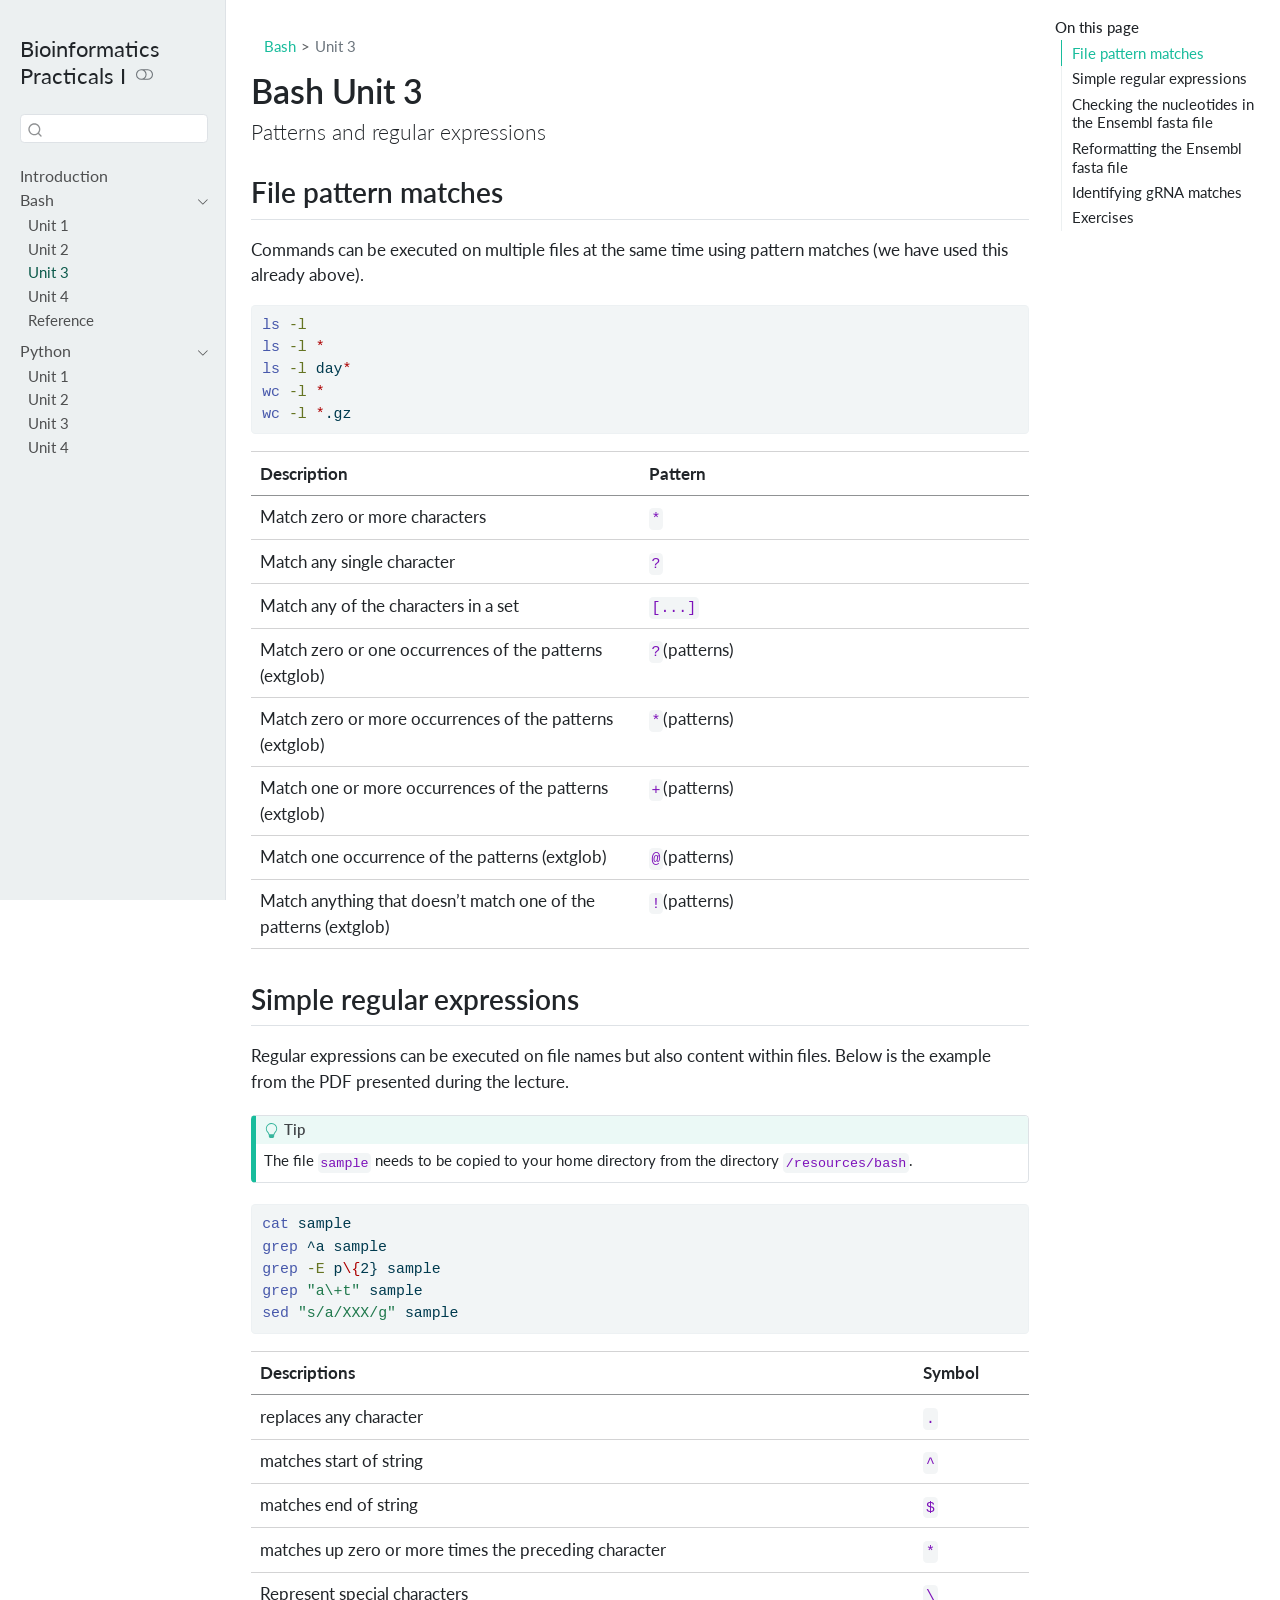
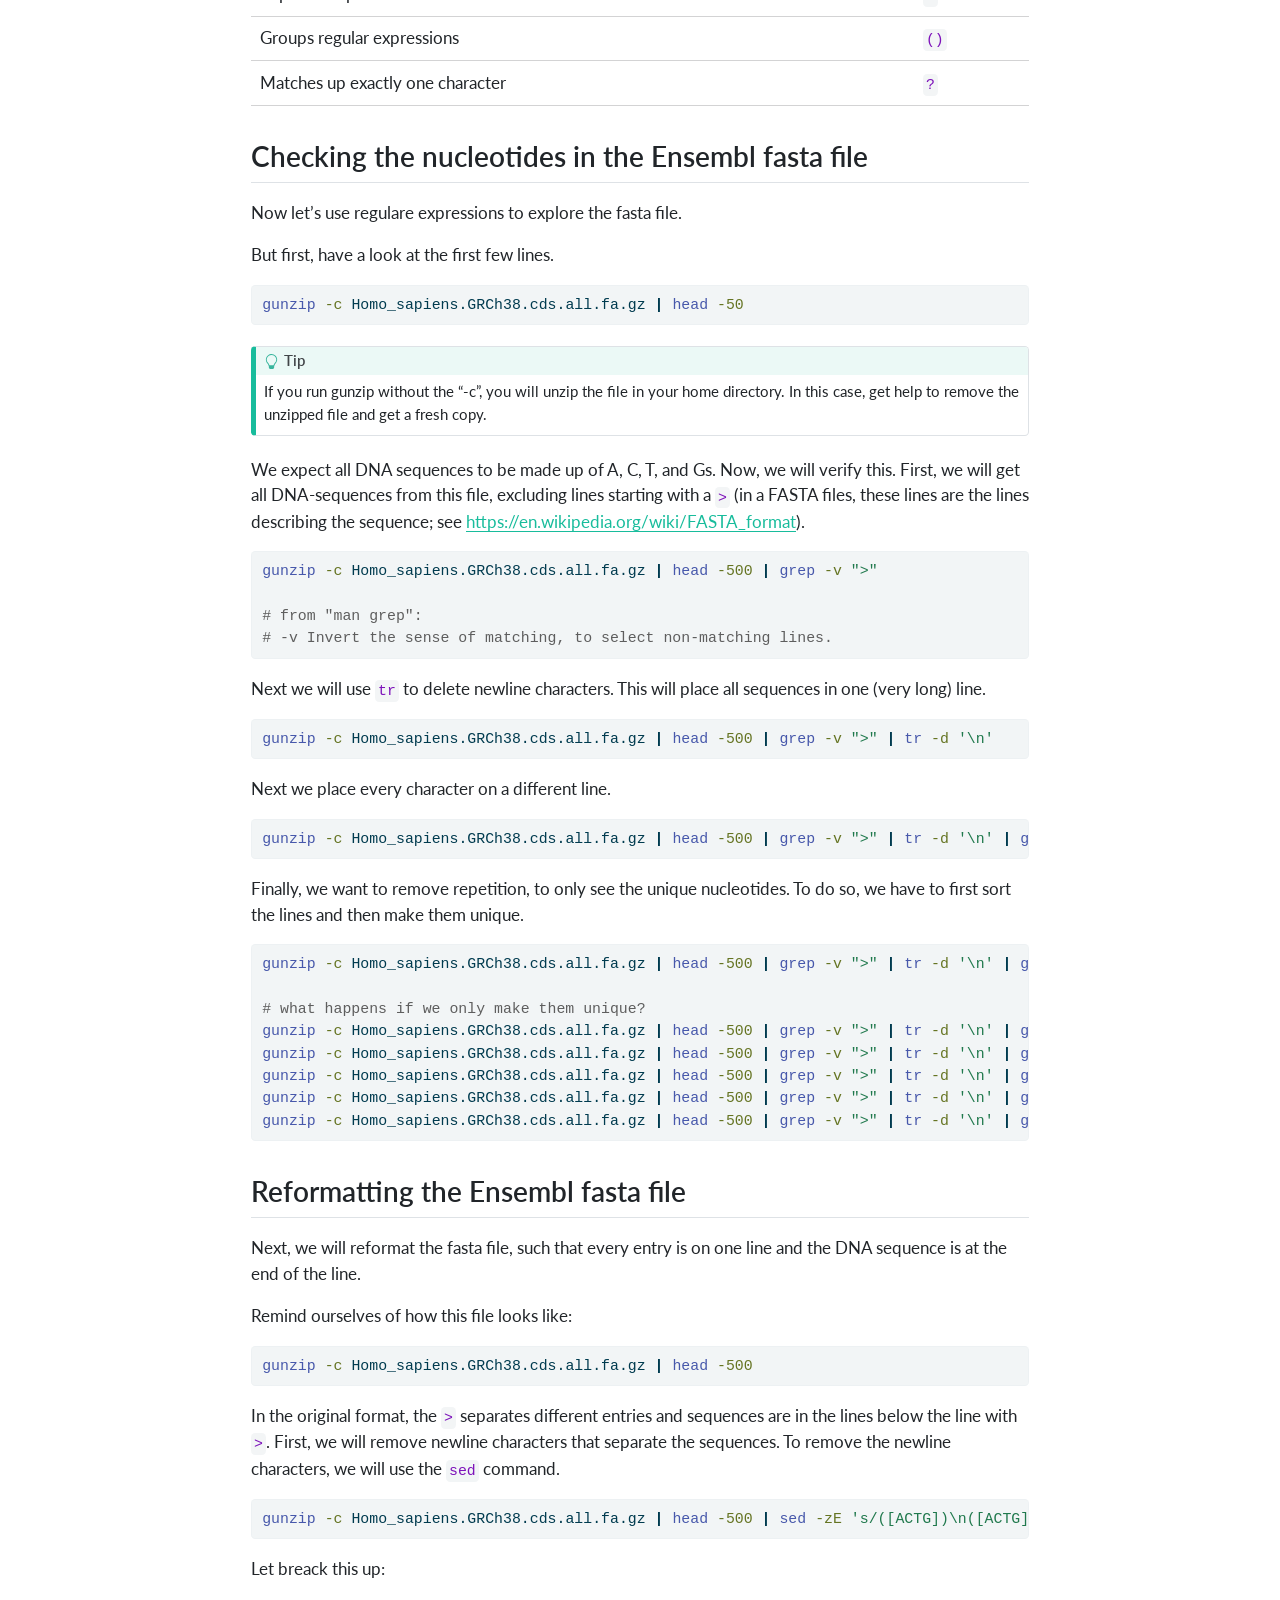
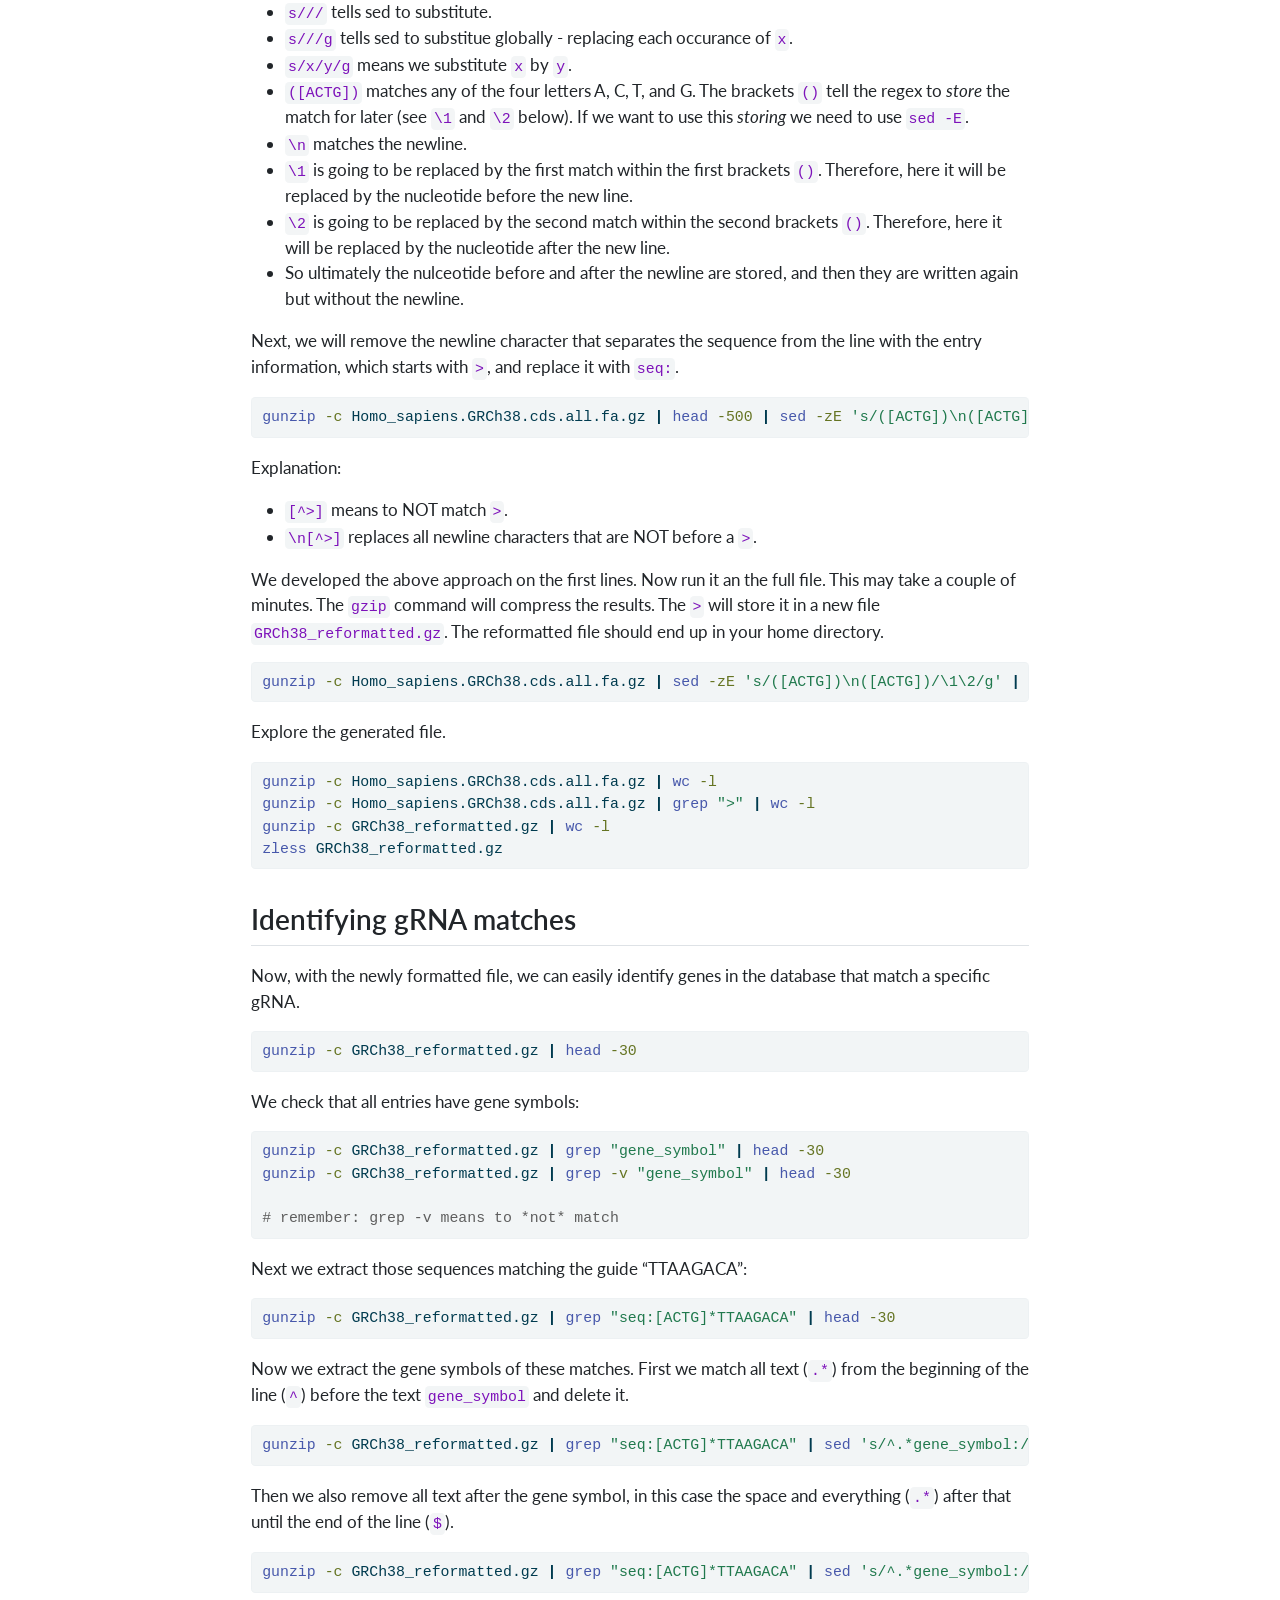
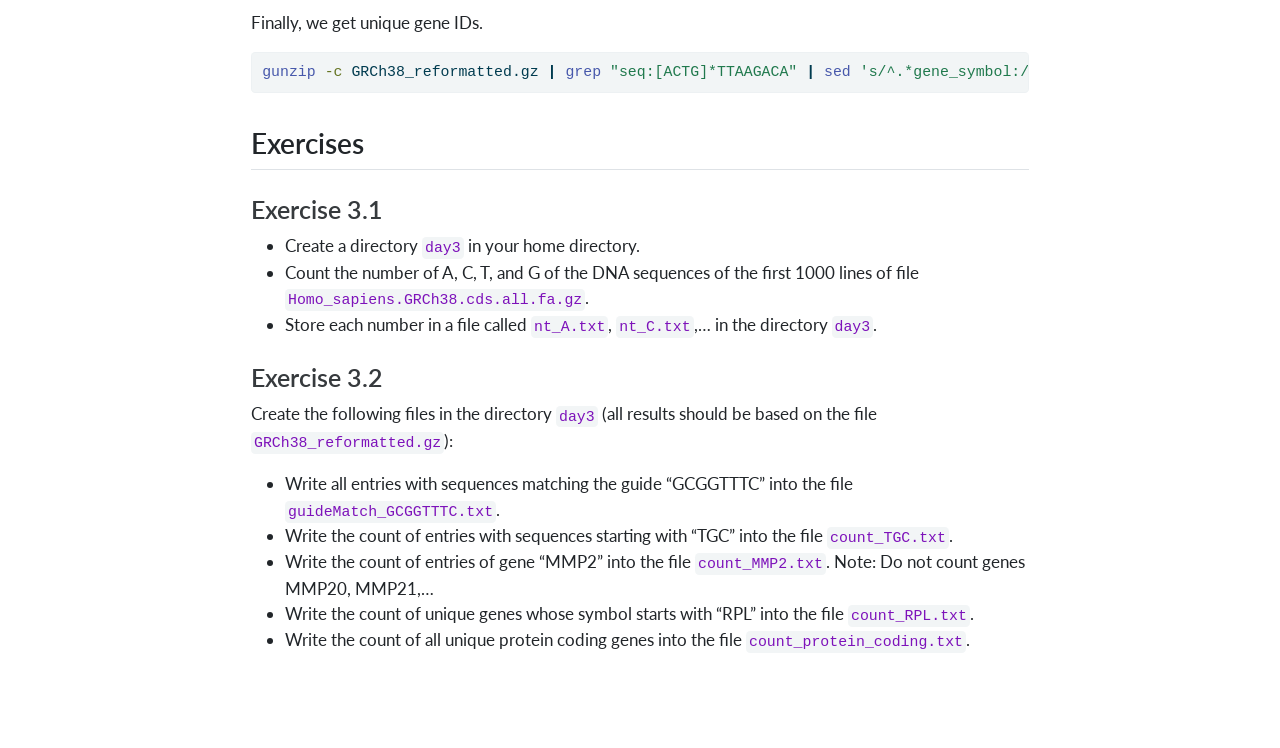
<file: bash3.html>
<!DOCTYPE html>
<html xmlns="http://www.w3.org/1999/xhtml" lang="en" xml:lang="en"><head>

<meta charset="utf-8">
<meta name="generator" content="quarto-1.9.37">

<meta name="viewport" content="width=device-width, initial-scale=1.0, user-scalable=yes">


<title>Bash Unit 3 – Bioinformatics Practicals I</title>
<style>
/* Default styles provided by pandoc.
** See https://pandoc.org/MANUAL.html#variables-for-html for config info.
*/
code{white-space: pre-wrap;}
span.smallcaps{font-variant: small-caps;}
div.columns{display: flex; gap: min(4vw, 1.5em);}
div.column{flex: auto; overflow-x: auto;}
div.hanging-indent{margin-left: 1.5em; text-indent: -1.5em;}
ul.task-list{list-style: none;}
ul.task-list li input[type="checkbox"] {
  width: 0.8em;
  margin: 0 0.8em 0.2em -1em; /* quarto-specific, see https://github.com/quarto-dev/quarto-cli/issues/4556 */ 
  vertical-align: middle;
}
/* CSS for syntax highlighting */
html { -webkit-text-size-adjust: 100%; }
pre > code.sourceCode { white-space: pre; position: relative; }
pre > code.sourceCode > span { display: inline-block; line-height: 1.25; }
pre > code.sourceCode > span:empty { height: 1.2em; }
.sourceCode { overflow: visible; }
code.sourceCode > span { color: inherit; text-decoration: inherit; }
div.sourceCode { margin: 1em 0; }
pre.sourceCode { margin: 0; }
@media screen {
div.sourceCode { overflow: auto; }
}
@media print {
pre > code.sourceCode { white-space: pre-wrap; }
pre > code.sourceCode > span { text-indent: -5em; padding-left: 5em; }
}
pre.numberSource code
  { counter-reset: source-line 0; }
pre.numberSource code > span
  { position: relative; left: -4em; counter-increment: source-line; }
pre.numberSource code > span > a:first-child::before
  { content: counter(source-line);
    position: relative; left: -1em; text-align: right; vertical-align: baseline;
    border: none; display: inline-block;
    -webkit-touch-callout: none; -webkit-user-select: none;
    -khtml-user-select: none; -moz-user-select: none;
    -ms-user-select: none; user-select: none;
    padding: 0 4px; width: 4em;
  }
pre.numberSource { margin-left: 3em;  padding-left: 4px; }
div.sourceCode
  {   }
@media screen {
pre > code.sourceCode > span > a:first-child::before { text-decoration: underline; }
}
</style>


<script src="site_libs/quarto-nav/quarto-nav.js"></script>
<script src="site_libs/quarto-nav/headroom.min.js"></script>
<script src="site_libs/clipboard/clipboard.min.js"></script>
<script src="site_libs/quarto-search/autocomplete.umd.js"></script>
<script src="site_libs/quarto-search/fuse.min.js"></script>
<script src="site_libs/quarto-search/quarto-search.js"></script>
<meta name="quarto:offset" content="./">
<script src="site_libs/quarto-html/quarto.js" type="module"></script>
<script src="site_libs/quarto-html/tabsets/tabsets.js" type="module"></script>
<script src="site_libs/quarto-html/popper.min.js"></script>
<script src="site_libs/quarto-html/tippy.umd.min.js"></script>
<script src="site_libs/quarto-html/anchor.min.js"></script>
<link href="site_libs/quarto-html/tippy.css" rel="stylesheet">
<link href="site_libs/quarto-html/quarto-syntax-highlighting-7f8f88aac4f3542376d5c11b86a4c14d.css" rel="stylesheet" class="quarto-color-scheme" id="quarto-text-highlighting-styles">
<link href="site_libs/quarto-html/quarto-syntax-highlighting-dark-d0ae9245876894da5ac7e18953ecc5cc.css" rel="stylesheet" class="quarto-color-scheme quarto-color-alternate" id="quarto-text-highlighting-styles">
<link href="site_libs/quarto-html/quarto-syntax-highlighting-7f8f88aac4f3542376d5c11b86a4c14d.css" rel="stylesheet" class="quarto-color-scheme-extra" id="quarto-text-highlighting-styles">
<script src="site_libs/bootstrap/bootstrap.min.js"></script>
<link href="site_libs/bootstrap/bootstrap-icons.css" rel="stylesheet">
<link href="site_libs/bootstrap/bootstrap-b263ad0a93230b7912c70cd3cc233063.min.css" rel="stylesheet" append-hash="true" class="quarto-color-scheme" id="quarto-bootstrap" data-mode="light">
<link href="site_libs/bootstrap/bootstrap-dark-16d93fc4ba7a999eebe9d38b368145e6.min.css" rel="stylesheet" append-hash="true" class="quarto-color-scheme quarto-color-alternate" id="quarto-bootstrap" data-mode="dark">
<link href="site_libs/bootstrap/bootstrap-b263ad0a93230b7912c70cd3cc233063.min.css" rel="stylesheet" append-hash="true" class="quarto-color-scheme-extra" id="quarto-bootstrap" data-mode="light">
<script id="quarto-search-options" type="application/json">{
  "location": "sidebar",
  "copy-button": false,
  "collapse-after": 3,
  "panel-placement": "start",
  "type": "textbox",
  "limit": 50,
  "keyboard-shortcut": [
    "f",
    "/",
    "s"
  ],
  "show-item-context": false,
  "language": {
    "search-no-results-text": "No results",
    "search-matching-documents-text": "matching documents",
    "search-copy-link-title": "Copy link to search",
    "search-hide-matches-text": "Hide additional matches",
    "search-more-match-text": "more match in this document",
    "search-more-matches-text": "more matches in this document",
    "search-clear-button-title": "Clear",
    "search-text-placeholder": "",
    "search-detached-cancel-button-title": "Cancel",
    "search-submit-button-title": "Submit",
    "search-label": "Search"
  }
}</script>


<link rel="stylesheet" href="styles.css">
</head>

<body class="nav-sidebar docked quarto-light"><script id="quarto-html-before-body" type="application/javascript">
    const toggleBodyColorMode = (bsSheetEl) => {
      const mode = bsSheetEl.getAttribute("data-mode");
      const bodyEl = window.document.querySelector("body");
      if (mode === "dark") {
        bodyEl.classList.add("quarto-dark");
        bodyEl.classList.remove("quarto-light");
      } else {
        bodyEl.classList.add("quarto-light");
        bodyEl.classList.remove("quarto-dark");
      }
    }
    const toggleBodyColorPrimary = () => {
      const bsSheetEl = window.document.querySelector("link#quarto-bootstrap:not([rel=disabled-stylesheet])");
      if (bsSheetEl) {
        toggleBodyColorMode(bsSheetEl);
      }
    }
    const setColorSchemeToggle = (alternate) => {
      const toggles = window.document.querySelectorAll('.quarto-color-scheme-toggle');
      for (let i=0; i < toggles.length; i++) {
        const toggle = toggles[i];
        if (toggle) {
          if (alternate) {
            toggle.classList.add("alternate");
          } else {
            toggle.classList.remove("alternate");
          }
        }
      }
    };
    const toggleColorMode = (alternate) => {
      // Switch the stylesheets
      const primaryStylesheets = window.document.querySelectorAll('link.quarto-color-scheme:not(.quarto-color-alternate)');
      const alternateStylesheets = window.document.querySelectorAll('link.quarto-color-scheme.quarto-color-alternate');
      manageTransitions('#quarto-margin-sidebar .nav-link', false);
      if (alternate) {
        // note: dark is layered on light, we don't disable primary!
        enableStylesheet(alternateStylesheets);
        for (const sheetNode of alternateStylesheets) {
          if (sheetNode.id === "quarto-bootstrap") {
            toggleBodyColorMode(sheetNode);
          }
        }
      } else {
        disableStylesheet(alternateStylesheets);
        enableStylesheet(primaryStylesheets)
        toggleBodyColorPrimary();
      }
      manageTransitions('#quarto-margin-sidebar .nav-link', true);
      // Switch the toggles
      setColorSchemeToggle(alternate)
      // Hack to workaround the fact that safari doesn't
      // properly recolor the scrollbar when toggling (#1455)
      if (navigator.userAgent.indexOf('Safari') > 0 && navigator.userAgent.indexOf('Chrome') == -1) {
        manageTransitions("body", false);
        window.scrollTo(0, 1);
        setTimeout(() => {
          window.scrollTo(0, 0);
          manageTransitions("body", true);
        }, 40);
      }
    }
    const disableStylesheet = (stylesheets) => {
      for (let i=0; i < stylesheets.length; i++) {
        const stylesheet = stylesheets[i];
        stylesheet.rel = 'disabled-stylesheet';
      }
    }
    const enableStylesheet = (stylesheets) => {
      for (let i=0; i < stylesheets.length; i++) {
        const stylesheet = stylesheets[i];
        if(stylesheet.rel !== 'stylesheet') { // for Chrome, which will still FOUC without this check
          stylesheet.rel = 'stylesheet';
        }
      }
    }
    const manageTransitions = (selector, allowTransitions) => {
      const els = window.document.querySelectorAll(selector);
      for (let i=0; i < els.length; i++) {
        const el = els[i];
        if (allowTransitions) {
          el.classList.remove('notransition');
        } else {
          el.classList.add('notransition');
        }
      }
    }
    const isFileUrl = () => {
      return window.location.protocol === 'file:';
    }
    const hasAlternateSentinel = () => {
      let styleSentinel = getColorSchemeSentinel();
      if (styleSentinel !== null) {
        return styleSentinel === "alternate";
      } else {
        return false;
      }
    }
    const setStyleSentinel = (alternate) => {
      const value = alternate ? "alternate" : "default";
      if (!isFileUrl()) {
        window.localStorage.setItem("quarto-color-scheme", value);
      } else {
        localAlternateSentinel = value;
      }
    }
    const getColorSchemeSentinel = () => {
      if (!isFileUrl()) {
        const storageValue = window.localStorage.getItem("quarto-color-scheme");
        return storageValue != null ? storageValue : localAlternateSentinel;
      } else {
        return localAlternateSentinel;
      }
    }
    const toggleGiscusIfUsed = (isAlternate, darkModeDefault) => {
      const baseTheme = document.querySelector('#giscus-base-theme')?.value ?? 'light';
      const alternateTheme = document.querySelector('#giscus-alt-theme')?.value ?? 'dark';
      let newTheme = '';
      if(authorPrefersDark) {
        newTheme = isAlternate ? baseTheme : alternateTheme;
      } else {
        newTheme = isAlternate ? alternateTheme : baseTheme;
      }
      const changeGiscusTheme = () => {
        // From: https://github.com/giscus/giscus/issues/336
        const sendMessage = (message) => {
          const iframe = document.querySelector('iframe.giscus-frame');
          if (!iframe) return;
          iframe.contentWindow.postMessage({ giscus: message }, 'https://giscus.app');
        }
        sendMessage({
          setConfig: {
            theme: newTheme
          }
        });
      }
      const isGiscussLoaded = window.document.querySelector('iframe.giscus-frame') !== null;
      if (isGiscussLoaded) {
        changeGiscusTheme();
      }
    };
    const authorPrefersDark = false;
    const darkModeDefault = authorPrefersDark;
      document.querySelector('link#quarto-text-highlighting-styles.quarto-color-scheme-extra').rel = 'disabled-stylesheet';
      document.querySelector('link#quarto-bootstrap.quarto-color-scheme-extra').rel = 'disabled-stylesheet';
    let localAlternateSentinel = darkModeDefault ? 'alternate' : 'default';
    // Dark / light mode switch
    window.quartoToggleColorScheme = () => {
      // Read the current dark / light value
      let toAlternate = !hasAlternateSentinel();
      toggleColorMode(toAlternate);
      setStyleSentinel(toAlternate);
      toggleGiscusIfUsed(toAlternate, darkModeDefault);
      window.dispatchEvent(new Event('resize'));
    };
    // Switch to dark mode if need be
    if (hasAlternateSentinel()) {
      toggleColorMode(true);
    } else {
      toggleColorMode(false);
    }
  </script>

<div id="quarto-search-results"></div>
  <header id="quarto-header" class="headroom fixed-top">
  <nav class="quarto-secondary-nav">
    <div class="container-fluid d-flex">
      <button type="button" class="quarto-btn-toggle btn" data-bs-toggle="collapse" role="button" data-bs-target=".quarto-sidebar-collapse-item" aria-controls="quarto-sidebar" aria-expanded="false" aria-label="Toggle sidebar navigation" onclick="if (window.quartoToggleHeadroom) { window.quartoToggleHeadroom(); }">
        <i class="bi bi-layout-text-sidebar-reverse"></i>
      </button>
        <nav class="quarto-page-breadcrumbs" aria-label="breadcrumb"><ol class="breadcrumb"><li class="breadcrumb-item"><a href="./bash1.html">Bash</a></li><li class="breadcrumb-item"><a href="./bash3.html">Unit 3</a></li></ol></nav>
        <a class="flex-grow-1" role="navigation" data-bs-toggle="collapse" data-bs-target=".quarto-sidebar-collapse-item" aria-controls="quarto-sidebar" aria-expanded="false" aria-label="Toggle sidebar navigation" onclick="if (window.quartoToggleHeadroom) { window.quartoToggleHeadroom(); }">      
        </a>
      <button type="button" class="btn quarto-search-button" aria-label="Search" onclick="window.quartoOpenSearch();">
        <i class="bi bi-search"></i>
      </button>
    </div>
  </nav>
</header>
<!-- content -->
<div id="quarto-content" class="quarto-container page-columns page-rows-contents page-layout-article">
<!-- sidebar -->
  <nav id="quarto-sidebar" class="sidebar collapse collapse-horizontal quarto-sidebar-collapse-item sidebar-navigation docked overflow-auto">
    <div class="pt-lg-2 mt-2 text-left sidebar-header">
    <div class="sidebar-title mb-0 py-0">
      <a href="./">Bioinformatics Practicals I</a> 
        <div class="sidebar-tools-main">
  <a href="" class="quarto-color-scheme-toggle quarto-navigation-tool  px-1" onclick="window.quartoToggleColorScheme(); return false;" title="Toggle dark mode"><i class="bi"></i></a>
</div>
    </div>
      </div>
        <div class="mt-2 flex-shrink-0 align-items-center">
        <div class="sidebar-search">
        <div id="quarto-search" class="" title="Search"></div>
        </div>
        </div>
    <div class="sidebar-menu-container"> 
    <ul class="list-unstyled mt-1">
        <li class="sidebar-item">
  <div class="sidebar-item-container"> 
  <a href="./index.html" class="sidebar-item-text sidebar-link">
 <span class="menu-text">Introduction</span></a>
  </div>
</li>
        <li class="sidebar-item sidebar-item-section">
      <div class="sidebar-item-container"> 
            <a class="sidebar-item-text sidebar-link text-start" data-bs-toggle="collapse" data-bs-target="#quarto-sidebar-section-1" role="navigation" aria-expanded="true">
 <span class="menu-text">Bash</span></a>
          <a class="sidebar-item-toggle text-start" data-bs-toggle="collapse" data-bs-target="#quarto-sidebar-section-1" role="navigation" aria-expanded="true" aria-label="Toggle section">
            <i class="bi bi-chevron-right ms-2"></i>
          </a> 
      </div>
      <ul id="quarto-sidebar-section-1" class="collapse list-unstyled sidebar-section depth1 show">  
          <li class="sidebar-item">
  <div class="sidebar-item-container"> 
  <a href="./bash1.html" class="sidebar-item-text sidebar-link">
 <span class="menu-text">Unit 1</span></a>
  </div>
</li>
          <li class="sidebar-item">
  <div class="sidebar-item-container"> 
  <a href="./bash2.html" class="sidebar-item-text sidebar-link">
 <span class="menu-text">Unit 2</span></a>
  </div>
</li>
          <li class="sidebar-item">
  <div class="sidebar-item-container"> 
  <a href="./bash3.html" class="sidebar-item-text sidebar-link active">
 <span class="menu-text">Unit 3</span></a>
  </div>
</li>
          <li class="sidebar-item">
  <div class="sidebar-item-container"> 
  <a href="./bash4.html" class="sidebar-item-text sidebar-link">
 <span class="menu-text">Unit 4</span></a>
  </div>
</li>
          <li class="sidebar-item">
  <div class="sidebar-item-container"> 
  <a href="./bash_reference.html" class="sidebar-item-text sidebar-link">
 <span class="menu-text">Reference</span></a>
  </div>
</li>
      </ul>
  </li>
        <li class="sidebar-item sidebar-item-section">
      <div class="sidebar-item-container"> 
            <a class="sidebar-item-text sidebar-link text-start" data-bs-toggle="collapse" data-bs-target="#quarto-sidebar-section-2" role="navigation" aria-expanded="true">
 <span class="menu-text">Python</span></a>
          <a class="sidebar-item-toggle text-start" data-bs-toggle="collapse" data-bs-target="#quarto-sidebar-section-2" role="navigation" aria-expanded="true" aria-label="Toggle section">
            <i class="bi bi-chevron-right ms-2"></i>
          </a> 
      </div>
      <ul id="quarto-sidebar-section-2" class="collapse list-unstyled sidebar-section depth1 show">  
          <li class="sidebar-item">
  <div class="sidebar-item-container"> 
  <a href="./python1.html" class="sidebar-item-text sidebar-link">
 <span class="menu-text">Unit 1</span></a>
  </div>
</li>
          <li class="sidebar-item">
  <div class="sidebar-item-container"> 
  <a href="./python2.html" class="sidebar-item-text sidebar-link">
 <span class="menu-text">Unit 2</span></a>
  </div>
</li>
          <li class="sidebar-item">
  <div class="sidebar-item-container"> 
  <a href="./python3.html" class="sidebar-item-text sidebar-link">
 <span class="menu-text">Unit 3</span></a>
  </div>
</li>
          <li class="sidebar-item">
  <div class="sidebar-item-container"> 
  <a href="./python4.html" class="sidebar-item-text sidebar-link">
 <span class="menu-text">Unit 4</span></a>
  </div>
</li>
      </ul>
  </li>
    </ul>
    </div>
</nav>
<div id="quarto-sidebar-glass" class="quarto-sidebar-collapse-item" data-bs-toggle="collapse" data-bs-target=".quarto-sidebar-collapse-item"></div>
<!-- margin-sidebar -->
    <div id="quarto-margin-sidebar" class="sidebar margin-sidebar">
        <nav id="TOC" role="doc-toc" class="toc-active">
    <h2 id="toc-title">On this page</h2>
   
  <ul>
  <li><a href="#file-pattern-matches" id="toc-file-pattern-matches" class="nav-link active" data-scroll-target="#file-pattern-matches">File pattern matches</a></li>
  <li><a href="#simple-regular-expressions" id="toc-simple-regular-expressions" class="nav-link" data-scroll-target="#simple-regular-expressions">Simple regular expressions</a></li>
  <li><a href="#checking-the-nucleotides-in-the-ensembl-fasta-file" id="toc-checking-the-nucleotides-in-the-ensembl-fasta-file" class="nav-link" data-scroll-target="#checking-the-nucleotides-in-the-ensembl-fasta-file">Checking the nucleotides in the Ensembl fasta file</a></li>
  <li><a href="#reformatting-the-ensembl-fasta-file" id="toc-reformatting-the-ensembl-fasta-file" class="nav-link" data-scroll-target="#reformatting-the-ensembl-fasta-file">Reformatting the Ensembl fasta file</a></li>
  <li><a href="#identifying-grna-matches" id="toc-identifying-grna-matches" class="nav-link" data-scroll-target="#identifying-grna-matches">Identifying gRNA matches</a></li>
  <li><a href="#exercises" id="toc-exercises" class="nav-link" data-scroll-target="#exercises">Exercises</a>
  <ul class="collapse">
  <li><a href="#exercise-3.1" id="toc-exercise-3.1" class="nav-link" data-scroll-target="#exercise-3.1">Exercise 3.1</a></li>
  <li><a href="#exercise-3.2" id="toc-exercise-3.2" class="nav-link" data-scroll-target="#exercise-3.2">Exercise 3.2</a></li>
  </ul></li>
  </ul>
</nav>
    </div>
<!-- main -->
<main class="content" id="quarto-document-content">


<header id="title-block-header" class="quarto-title-block default"><nav class="quarto-page-breadcrumbs quarto-title-breadcrumbs d-none d-lg-block" aria-label="breadcrumb"><ol class="breadcrumb"><li class="breadcrumb-item"><a href="./bash1.html">Bash</a></li><li class="breadcrumb-item"><a href="./bash3.html">Unit 3</a></li></ol></nav>
<div class="quarto-title">
<h1 class="title">Bash Unit 3</h1>
<p class="subtitle lead">Patterns and regular expressions</p>
</div>



<div class="quarto-title-meta">

    
  
    
  </div>
  


</header>


<section id="file-pattern-matches" class="level2">
<h2 class="anchored" data-anchor-id="file-pattern-matches">File pattern matches</h2>
<p>Commands can be executed on multiple files at the same time using pattern matches (we have used this already above).</p>
<div class="code-copy-outer-scaffold"><div class="sourceCode" id="cb1"><pre class="sourceCode bash code-with-copy"><code class="sourceCode bash"><span id="cb1-1"><a href="#cb1-1" aria-hidden="true" tabindex="-1"></a><span class="fu">ls</span> <span class="at">-l</span></span>
<span id="cb1-2"><a href="#cb1-2" aria-hidden="true" tabindex="-1"></a><span class="fu">ls</span> <span class="at">-l</span> <span class="pp">*</span></span>
<span id="cb1-3"><a href="#cb1-3" aria-hidden="true" tabindex="-1"></a><span class="fu">ls</span> <span class="at">-l</span> day<span class="pp">*</span></span>
<span id="cb1-4"><a href="#cb1-4" aria-hidden="true" tabindex="-1"></a><span class="fu">wc</span> <span class="at">-l</span> <span class="pp">*</span></span>
<span id="cb1-5"><a href="#cb1-5" aria-hidden="true" tabindex="-1"></a><span class="fu">wc</span> <span class="at">-l</span> <span class="pp">*</span>.gz</span></code></pre></div><button title="Copy to Clipboard" class="code-copy-button"><i class="bi"></i></button></div>
<table class="caption-top table">
<colgroup>
<col style="width: 50%">
<col style="width: 50%">
</colgroup>
<thead>
<tr class="header">
<th>Description</th>
<th>Pattern</th>
</tr>
</thead>
<tbody>
<tr class="odd">
<td>Match zero or more characters</td>
<td><code>*</code></td>
</tr>
<tr class="even">
<td>Match any single character</td>
<td><code>?</code></td>
</tr>
<tr class="odd">
<td>Match any of the characters in a set</td>
<td><code>[...]</code></td>
</tr>
<tr class="even">
<td>Match zero or one occurrences of the patterns (extglob)</td>
<td><code>?</code>(patterns)</td>
</tr>
<tr class="odd">
<td>Match zero or more occurrences of the patterns (extglob)</td>
<td><code>*</code>(patterns)</td>
</tr>
<tr class="even">
<td>Match one or more occurrences of the patterns (extglob)</td>
<td><code>+</code>(patterns)</td>
</tr>
<tr class="odd">
<td>Match one occurrence of the patterns (extglob)</td>
<td><code>@</code>(patterns)</td>
</tr>
<tr class="even">
<td>Match anything that doesn’t match one of the patterns (extglob)</td>
<td><code>!</code>(patterns)</td>
</tr>
</tbody>
</table>
</section>
<section id="simple-regular-expressions" class="level2">
<h2 class="anchored" data-anchor-id="simple-regular-expressions">Simple regular expressions</h2>
<p>Regular expressions can be executed on file names but also content within files. Below is the example from the PDF presented during the lecture.</p>
<div class="callout callout-style-default callout-tip callout-titled">
<div class="callout-header d-flex align-content-center">
<div class="callout-icon-container">
<i class="callout-icon"></i>
</div>
<div class="callout-title-container flex-fill">
Tip
</div>
</div>
<div class="callout-body-container callout-body">
<p>The file <code>sample</code> needs to be copied to your home directory from the directory <code>/resources/bash</code>.</p>
</div>
</div>
<div class="code-copy-outer-scaffold"><div class="sourceCode" id="cb2"><pre class="sourceCode bash code-with-copy"><code class="sourceCode bash"><span id="cb2-1"><a href="#cb2-1" aria-hidden="true" tabindex="-1"></a><span class="fu">cat</span> sample</span>
<span id="cb2-2"><a href="#cb2-2" aria-hidden="true" tabindex="-1"></a><span class="fu">grep</span> ^a sample</span>
<span id="cb2-3"><a href="#cb2-3" aria-hidden="true" tabindex="-1"></a><span class="fu">grep</span> <span class="at">-E</span> p<span class="dt">\{</span>2} sample</span>
<span id="cb2-4"><a href="#cb2-4" aria-hidden="true" tabindex="-1"></a><span class="fu">grep</span> <span class="st">"a\+t"</span> sample</span>
<span id="cb2-5"><a href="#cb2-5" aria-hidden="true" tabindex="-1"></a><span class="fu">sed</span> <span class="st">"s/a/XXX/g"</span> sample</span></code></pre></div><button title="Copy to Clipboard" class="code-copy-button"><i class="bi"></i></button></div>
<table class="caption-top table">
<thead>
<tr class="header">
<th>Descriptions</th>
<th>Symbol</th>
</tr>
</thead>
<tbody>
<tr class="odd">
<td>replaces any character</td>
<td><code>.</code></td>
</tr>
<tr class="even">
<td>matches start of string</td>
<td><code>^</code></td>
</tr>
<tr class="odd">
<td>matches end of string</td>
<td><code>$</code></td>
</tr>
<tr class="even">
<td>matches up zero or more times the preceding character</td>
<td><code>*</code></td>
</tr>
<tr class="odd">
<td>Represent special characters</td>
<td><code>\</code></td>
</tr>
<tr class="even">
<td>Groups regular expressions</td>
<td><code>()</code></td>
</tr>
<tr class="odd">
<td>Matches up exactly one character</td>
<td><code>?</code></td>
</tr>
</tbody>
</table>
</section>
<section id="checking-the-nucleotides-in-the-ensembl-fasta-file" class="level2">
<h2 class="anchored" data-anchor-id="checking-the-nucleotides-in-the-ensembl-fasta-file">Checking the nucleotides in the Ensembl fasta file</h2>
<p>Now let’s use regulare expressions to explore the fasta file.</p>
<p>But first, have a look at the first few lines.</p>
<div class="code-copy-outer-scaffold"><div class="sourceCode" id="cb3"><pre class="sourceCode bash code-with-copy"><code class="sourceCode bash"><span id="cb3-1"><a href="#cb3-1" aria-hidden="true" tabindex="-1"></a><span class="fu">gunzip</span> <span class="at">-c</span> Homo_sapiens.GRCh38.cds.all.fa.gz <span class="kw">|</span> <span class="fu">head</span> <span class="at">-50</span></span></code></pre></div><button title="Copy to Clipboard" class="code-copy-button"><i class="bi"></i></button></div>
<div class="callout callout-style-default callout-tip callout-titled">
<div class="callout-header d-flex align-content-center">
<div class="callout-icon-container">
<i class="callout-icon"></i>
</div>
<div class="callout-title-container flex-fill">
Tip
</div>
</div>
<div class="callout-body-container callout-body">
<p>If you run gunzip without the “-c”, you will unzip the file in your home directory. In this case, get help to remove the unzipped file and get a fresh copy.</p>
</div>
</div>
<p>We expect all DNA sequences to be made up of A, C, T, and Gs. Now, we will verify this. First, we will get all DNA-sequences from this file, excluding lines starting with a <code>&gt;</code> (in a FASTA files, these lines are the lines describing the sequence; see <a href="https://en.wikipedia.org/wiki/FASTA_format" class="uri">https://en.wikipedia.org/wiki/FASTA_format</a>).</p>
<div class="code-copy-outer-scaffold"><div class="sourceCode" id="cb4"><pre class="sourceCode bash code-with-copy"><code class="sourceCode bash"><span id="cb4-1"><a href="#cb4-1" aria-hidden="true" tabindex="-1"></a><span class="fu">gunzip</span> <span class="at">-c</span> Homo_sapiens.GRCh38.cds.all.fa.gz <span class="kw">|</span> <span class="fu">head</span> <span class="at">-500</span> <span class="kw">|</span> <span class="fu">grep</span> <span class="at">-v</span> <span class="st">"&gt;"</span></span>
<span id="cb4-2"><a href="#cb4-2" aria-hidden="true" tabindex="-1"></a></span>
<span id="cb4-3"><a href="#cb4-3" aria-hidden="true" tabindex="-1"></a><span class="co"># from "man grep":</span></span>
<span id="cb4-4"><a href="#cb4-4" aria-hidden="true" tabindex="-1"></a><span class="co"># -v Invert the sense of matching, to select non-matching lines.</span></span></code></pre></div><button title="Copy to Clipboard" class="code-copy-button"><i class="bi"></i></button></div>
<p>Next we will use <code>tr</code> to delete newline characters. This will place all sequences in one (very long) line.</p>
<div class="code-copy-outer-scaffold"><div class="sourceCode" id="cb5"><pre class="sourceCode bash code-with-copy"><code class="sourceCode bash"><span id="cb5-1"><a href="#cb5-1" aria-hidden="true" tabindex="-1"></a><span class="fu">gunzip</span> <span class="at">-c</span> Homo_sapiens.GRCh38.cds.all.fa.gz <span class="kw">|</span> <span class="fu">head</span> <span class="at">-500</span> <span class="kw">|</span> <span class="fu">grep</span> <span class="at">-v</span> <span class="st">"&gt;"</span> <span class="kw">|</span> <span class="fu">tr</span> <span class="at">-d</span> <span class="st">'\n'</span></span></code></pre></div><button title="Copy to Clipboard" class="code-copy-button"><i class="bi"></i></button></div>
<p>Next we place every character on a different line.</p>
<div class="code-copy-outer-scaffold"><div class="sourceCode" id="cb6"><pre class="sourceCode bash code-with-copy"><code class="sourceCode bash"><span id="cb6-1"><a href="#cb6-1" aria-hidden="true" tabindex="-1"></a><span class="fu">gunzip</span> <span class="at">-c</span> Homo_sapiens.GRCh38.cds.all.fa.gz <span class="kw">|</span> <span class="fu">head</span> <span class="at">-500</span> <span class="kw">|</span> <span class="fu">grep</span> <span class="at">-v</span> <span class="st">"&gt;"</span> <span class="kw">|</span> <span class="fu">tr</span> <span class="at">-d</span> <span class="st">'\n'</span> <span class="kw">|</span> <span class="fu">grep</span> <span class="at">-o</span> .</span></code></pre></div><button title="Copy to Clipboard" class="code-copy-button"><i class="bi"></i></button></div>
<p>Finally, we want to remove repetition, to only see the unique nucleotides. To do so, we have to first sort the lines and then make them unique.</p>
<div class="code-copy-outer-scaffold"><div class="sourceCode" id="cb7"><pre class="sourceCode bash code-with-copy"><code class="sourceCode bash"><span id="cb7-1"><a href="#cb7-1" aria-hidden="true" tabindex="-1"></a><span class="fu">gunzip</span> <span class="at">-c</span> Homo_sapiens.GRCh38.cds.all.fa.gz <span class="kw">|</span> <span class="fu">head</span> <span class="at">-500</span> <span class="kw">|</span> <span class="fu">grep</span> <span class="at">-v</span> <span class="st">"&gt;"</span> <span class="kw">|</span> <span class="fu">tr</span> <span class="at">-d</span> <span class="st">'\n'</span> <span class="kw">|</span> <span class="fu">grep</span> <span class="at">-o</span> . <span class="kw">|</span> <span class="fu">sort</span> <span class="kw">|</span> <span class="fu">uniq</span></span>
<span id="cb7-2"><a href="#cb7-2" aria-hidden="true" tabindex="-1"></a></span>
<span id="cb7-3"><a href="#cb7-3" aria-hidden="true" tabindex="-1"></a><span class="co"># what happens if we only make them unique?</span></span>
<span id="cb7-4"><a href="#cb7-4" aria-hidden="true" tabindex="-1"></a><span class="fu">gunzip</span> <span class="at">-c</span> Homo_sapiens.GRCh38.cds.all.fa.gz <span class="kw">|</span> <span class="fu">head</span> <span class="at">-500</span> <span class="kw">|</span> <span class="fu">grep</span> <span class="at">-v</span> <span class="st">"&gt;"</span> <span class="kw">|</span> <span class="fu">tr</span> <span class="at">-d</span> <span class="st">'\n'</span> <span class="kw">|</span> <span class="fu">grep</span> <span class="at">-o</span> . <span class="kw">|</span> <span class="fu">head</span> <span class="at">-20</span></span>
<span id="cb7-5"><a href="#cb7-5" aria-hidden="true" tabindex="-1"></a><span class="fu">gunzip</span> <span class="at">-c</span> Homo_sapiens.GRCh38.cds.all.fa.gz <span class="kw">|</span> <span class="fu">head</span> <span class="at">-500</span> <span class="kw">|</span> <span class="fu">grep</span> <span class="at">-v</span> <span class="st">"&gt;"</span> <span class="kw">|</span> <span class="fu">tr</span> <span class="at">-d</span> <span class="st">'\n'</span> <span class="kw">|</span> <span class="fu">grep</span> <span class="at">-o</span> . <span class="kw">|</span> <span class="fu">head</span> <span class="at">-20</span> <span class="kw">|</span> <span class="fu">uniq</span></span>
<span id="cb7-6"><a href="#cb7-6" aria-hidden="true" tabindex="-1"></a><span class="fu">gunzip</span> <span class="at">-c</span> Homo_sapiens.GRCh38.cds.all.fa.gz <span class="kw">|</span> <span class="fu">head</span> <span class="at">-500</span> <span class="kw">|</span> <span class="fu">grep</span> <span class="at">-v</span> <span class="st">"&gt;"</span> <span class="kw">|</span> <span class="fu">tr</span> <span class="at">-d</span> <span class="st">'\n'</span> <span class="kw">|</span> <span class="fu">grep</span> <span class="at">-o</span> . <span class="kw">|</span> <span class="fu">wc</span> <span class="at">-l</span></span>
<span id="cb7-7"><a href="#cb7-7" aria-hidden="true" tabindex="-1"></a><span class="fu">gunzip</span> <span class="at">-c</span> Homo_sapiens.GRCh38.cds.all.fa.gz <span class="kw">|</span> <span class="fu">head</span> <span class="at">-500</span> <span class="kw">|</span> <span class="fu">grep</span> <span class="at">-v</span> <span class="st">"&gt;"</span> <span class="kw">|</span> <span class="fu">tr</span> <span class="at">-d</span> <span class="st">'\n'</span> <span class="kw">|</span> <span class="fu">grep</span> <span class="at">-o</span> . <span class="kw">|</span> <span class="fu">uniq</span> <span class="kw">|</span> <span class="fu">wc</span> <span class="at">-l</span></span>
<span id="cb7-8"><a href="#cb7-8" aria-hidden="true" tabindex="-1"></a><span class="fu">gunzip</span> <span class="at">-c</span> Homo_sapiens.GRCh38.cds.all.fa.gz <span class="kw">|</span> <span class="fu">head</span> <span class="at">-500</span> <span class="kw">|</span> <span class="fu">grep</span> <span class="at">-v</span> <span class="st">"&gt;"</span> <span class="kw">|</span> <span class="fu">tr</span> <span class="at">-d</span> <span class="st">'\n'</span> <span class="kw">|</span> <span class="fu">grep</span> <span class="at">-o</span> . <span class="kw">|</span> <span class="fu">sort</span> <span class="kw">|</span> <span class="fu">uniq</span> <span class="kw">|</span> <span class="fu">wc</span> <span class="at">-l</span></span></code></pre></div><button title="Copy to Clipboard" class="code-copy-button"><i class="bi"></i></button></div>
</section>
<section id="reformatting-the-ensembl-fasta-file" class="level2">
<h2 class="anchored" data-anchor-id="reformatting-the-ensembl-fasta-file">Reformatting the Ensembl fasta file</h2>
<p>Next, we will reformat the fasta file, such that every entry is on one line and the DNA sequence is at the end of the line.</p>
<p>Remind ourselves of how this file looks like:</p>
<div class="code-copy-outer-scaffold"><div class="sourceCode" id="cb8"><pre class="sourceCode bash code-with-copy"><code class="sourceCode bash"><span id="cb8-1"><a href="#cb8-1" aria-hidden="true" tabindex="-1"></a><span class="fu">gunzip</span> <span class="at">-c</span> Homo_sapiens.GRCh38.cds.all.fa.gz <span class="kw">|</span> <span class="fu">head</span> <span class="at">-500</span></span></code></pre></div><button title="Copy to Clipboard" class="code-copy-button"><i class="bi"></i></button></div>
<p>In the original format, the <code>&gt;</code> separates different entries and sequences are in the lines below the line with <code>&gt;</code>. First, we will remove newline characters that separate the sequences. To remove the newline characters, we will use the <code>sed</code> command.</p>
<div class="code-copy-outer-scaffold"><div class="sourceCode" id="cb9"><pre class="sourceCode bash code-with-copy"><code class="sourceCode bash"><span id="cb9-1"><a href="#cb9-1" aria-hidden="true" tabindex="-1"></a><span class="fu">gunzip</span> <span class="at">-c</span> Homo_sapiens.GRCh38.cds.all.fa.gz <span class="kw">|</span> <span class="fu">head</span> <span class="at">-500</span> <span class="kw">|</span> <span class="fu">sed</span> <span class="at">-zE</span> <span class="st">'s/([ACTG])\n([ACTG])/\1\2/g'</span></span></code></pre></div><button title="Copy to Clipboard" class="code-copy-button"><i class="bi"></i></button></div>
<p>Let breack this up:</p>
<ul>
<li><code>s///</code> tells sed to substitute.</li>
<li><code>s///g</code> tells sed to substitue globally - replacing each occurance of <code>x</code>.</li>
<li><code>s/x/y/g</code> means we substitute <code>x</code> by <code>y</code>.</li>
<li><code>([ACTG])</code> matches any of the four letters A, C, T, and G. The brackets <code>()</code> tell the regex to <em>store</em> the match for later (see <code>\1</code> and <code>\2</code> below). If we want to use this <em>storing</em> we need to use <code>sed -E</code>.</li>
<li><code>\n</code> matches the newline.</li>
<li><code>\1</code> is going to be replaced by the first match within the first brackets <code>()</code>. Therefore, here it will be replaced by the nucleotide before the new line.</li>
<li><code>\2</code> is going to be replaced by the second match within the second brackets <code>()</code>. Therefore, here it will be replaced by the nucleotide after the new line.</li>
<li>So ultimately the nulceotide before and after the newline are stored, and then they are written again but without the newline.</li>
</ul>
<p>Next, we will remove the newline character that separates the sequence from the line with the entry information, which starts with <code>&gt;</code>, and replace it with <code>seq:</code>.</p>
<div class="code-copy-outer-scaffold"><div class="sourceCode" id="cb10"><pre class="sourceCode bash code-with-copy"><code class="sourceCode bash"><span id="cb10-1"><a href="#cb10-1" aria-hidden="true" tabindex="-1"></a><span class="fu">gunzip</span> <span class="at">-c</span> Homo_sapiens.GRCh38.cds.all.fa.gz <span class="kw">|</span> <span class="fu">head</span> <span class="at">-500</span> <span class="kw">|</span> <span class="fu">sed</span> <span class="at">-zE</span> <span class="st">'s/([ACTG])\n([ACTG])/\1\2/g'</span> <span class="kw">|</span> <span class="fu">sed</span> <span class="at">-z</span> <span class="st">'s/\n[^&gt;]/ seq:/g'</span></span></code></pre></div><button title="Copy to Clipboard" class="code-copy-button"><i class="bi"></i></button></div>
<p>Explanation:</p>
<ul>
<li><code>[^&gt;]</code> means to NOT match <code>&gt;</code>.</li>
<li><code>\n[^&gt;]</code> replaces all newline characters that are NOT before a <code>&gt;</code>.</li>
</ul>
<p>We developed the above approach on the first lines. Now run it an the full file. This may take a couple of minutes. The <code>gzip</code> command will compress the results. The <code>&gt;</code> will store it in a new file <code>GRCh38_reformatted.gz</code>. The reformatted file should end up in your home directory.</p>
<div class="code-copy-outer-scaffold"><div class="sourceCode" id="cb11"><pre class="sourceCode bash code-with-copy"><code class="sourceCode bash"><span id="cb11-1"><a href="#cb11-1" aria-hidden="true" tabindex="-1"></a><span class="fu">gunzip</span> <span class="at">-c</span> Homo_sapiens.GRCh38.cds.all.fa.gz <span class="kw">|</span> <span class="fu">sed</span> <span class="at">-zE</span> <span class="st">'s/([ACTG])\n([ACTG])/\1\2/g'</span> <span class="kw">|</span> <span class="fu">sed</span> <span class="at">-z</span> <span class="st">'s/\n[^&gt;]/ seq:/g'</span> <span class="kw">|</span> <span class="fu">gzip</span> <span class="op">&gt;</span> GRCh38_reformatted.gz</span></code></pre></div><button title="Copy to Clipboard" class="code-copy-button"><i class="bi"></i></button></div>
<p>Explore the generated file.</p>
<div class="code-copy-outer-scaffold"><div class="sourceCode" id="cb12"><pre class="sourceCode bash code-with-copy"><code class="sourceCode bash"><span id="cb12-1"><a href="#cb12-1" aria-hidden="true" tabindex="-1"></a><span class="fu">gunzip</span> <span class="at">-c</span> Homo_sapiens.GRCh38.cds.all.fa.gz <span class="kw">|</span> <span class="fu">wc</span> <span class="at">-l</span></span>
<span id="cb12-2"><a href="#cb12-2" aria-hidden="true" tabindex="-1"></a><span class="fu">gunzip</span> <span class="at">-c</span> Homo_sapiens.GRCh38.cds.all.fa.gz <span class="kw">|</span> <span class="fu">grep</span> <span class="st">"&gt;"</span> <span class="kw">|</span> <span class="fu">wc</span> <span class="at">-l</span></span>
<span id="cb12-3"><a href="#cb12-3" aria-hidden="true" tabindex="-1"></a><span class="fu">gunzip</span> <span class="at">-c</span> GRCh38_reformatted.gz <span class="kw">|</span> <span class="fu">wc</span> <span class="at">-l</span></span>
<span id="cb12-4"><a href="#cb12-4" aria-hidden="true" tabindex="-1"></a><span class="fu">zless</span> GRCh38_reformatted.gz</span></code></pre></div><button title="Copy to Clipboard" class="code-copy-button"><i class="bi"></i></button></div>
</section>
<section id="identifying-grna-matches" class="level2">
<h2 class="anchored" data-anchor-id="identifying-grna-matches">Identifying gRNA matches</h2>
<p>Now, with the newly formatted file, we can easily identify genes in the database that match a specific gRNA.</p>
<div class="code-copy-outer-scaffold"><div class="sourceCode" id="cb13"><pre class="sourceCode bash code-with-copy"><code class="sourceCode bash"><span id="cb13-1"><a href="#cb13-1" aria-hidden="true" tabindex="-1"></a><span class="fu">gunzip</span> <span class="at">-c</span> GRCh38_reformatted.gz <span class="kw">|</span> <span class="fu">head</span> <span class="at">-30</span></span></code></pre></div><button title="Copy to Clipboard" class="code-copy-button"><i class="bi"></i></button></div>
<p>We check that all entries have gene symbols:</p>
<div class="code-copy-outer-scaffold"><div class="sourceCode" id="cb14"><pre class="sourceCode bash code-with-copy"><code class="sourceCode bash"><span id="cb14-1"><a href="#cb14-1" aria-hidden="true" tabindex="-1"></a><span class="fu">gunzip</span> <span class="at">-c</span> GRCh38_reformatted.gz <span class="kw">|</span> <span class="fu">grep</span> <span class="st">"gene_symbol"</span> <span class="kw">|</span> <span class="fu">head</span> <span class="at">-30</span> </span>
<span id="cb14-2"><a href="#cb14-2" aria-hidden="true" tabindex="-1"></a><span class="fu">gunzip</span> <span class="at">-c</span> GRCh38_reformatted.gz <span class="kw">|</span> <span class="fu">grep</span> <span class="at">-v</span> <span class="st">"gene_symbol"</span> <span class="kw">|</span> <span class="fu">head</span> <span class="at">-30</span> </span>
<span id="cb14-3"><a href="#cb14-3" aria-hidden="true" tabindex="-1"></a></span>
<span id="cb14-4"><a href="#cb14-4" aria-hidden="true" tabindex="-1"></a><span class="co"># remember: grep -v means to *not* match</span></span></code></pre></div><button title="Copy to Clipboard" class="code-copy-button"><i class="bi"></i></button></div>
<p>Next we extract those sequences matching the guide “TTAAGACA”:</p>
<div class="code-copy-outer-scaffold"><div class="sourceCode" id="cb15"><pre class="sourceCode bash code-with-copy"><code class="sourceCode bash"><span id="cb15-1"><a href="#cb15-1" aria-hidden="true" tabindex="-1"></a><span class="fu">gunzip</span> <span class="at">-c</span> GRCh38_reformatted.gz <span class="kw">|</span> <span class="fu">grep</span> <span class="st">"seq:[ACTG]*TTAAGACA"</span> <span class="kw">|</span> <span class="fu">head</span> <span class="at">-30</span> </span></code></pre></div><button title="Copy to Clipboard" class="code-copy-button"><i class="bi"></i></button></div>
<p>Now we extract the gene symbols of these matches. First we match all text (<code>.*</code>) from the beginning of the line (<code>^</code>) before the text <code>gene_symbol</code> and delete it.</p>
<div class="code-copy-outer-scaffold"><div class="sourceCode" id="cb16"><pre class="sourceCode bash code-with-copy"><code class="sourceCode bash"><span id="cb16-1"><a href="#cb16-1" aria-hidden="true" tabindex="-1"></a><span class="fu">gunzip</span> <span class="at">-c</span> GRCh38_reformatted.gz <span class="kw">|</span> <span class="fu">grep</span> <span class="st">"seq:[ACTG]*TTAAGACA"</span> <span class="kw">|</span> <span class="fu">sed</span> <span class="st">'s/^.*gene_symbol://g'</span> <span class="kw">|</span> <span class="fu">head</span> <span class="at">-30</span></span></code></pre></div><button title="Copy to Clipboard" class="code-copy-button"><i class="bi"></i></button></div>
<p>Then we also remove all text after the gene symbol, in this case the space and everything (<code>.*</code>) after that until the end of the line (<code>$</code>).</p>
<div class="code-copy-outer-scaffold"><div class="sourceCode" id="cb17"><pre class="sourceCode bash code-with-copy"><code class="sourceCode bash"><span id="cb17-1"><a href="#cb17-1" aria-hidden="true" tabindex="-1"></a><span class="fu">gunzip</span> <span class="at">-c</span> GRCh38_reformatted.gz <span class="kw">|</span> <span class="fu">grep</span> <span class="st">"seq:[ACTG]*TTAAGACA"</span> <span class="kw">|</span> <span class="fu">sed</span> <span class="st">'s/^.*gene_symbol://g'</span> <span class="kw">|</span> <span class="fu">sed</span> <span class="st">'s/ .*$//g'</span>  <span class="kw">|</span> <span class="fu">head</span> <span class="at">-30</span></span></code></pre></div><button title="Copy to Clipboard" class="code-copy-button"><i class="bi"></i></button></div>
<p>Finally, we get unique gene IDs.</p>
<div class="code-copy-outer-scaffold"><div class="sourceCode" id="cb18"><pre class="sourceCode bash code-with-copy"><code class="sourceCode bash"><span id="cb18-1"><a href="#cb18-1" aria-hidden="true" tabindex="-1"></a><span class="fu">gunzip</span> <span class="at">-c</span> GRCh38_reformatted.gz <span class="kw">|</span> <span class="fu">grep</span> <span class="st">"seq:[ACTG]*TTAAGACA"</span> <span class="kw">|</span> <span class="fu">sed</span> <span class="st">'s/^.*gene_symbol://g'</span> <span class="kw">|</span> <span class="fu">sed</span> <span class="st">'s/ .*$//g'</span>  <span class="kw">|</span> <span class="fu">sort</span> <span class="kw">|</span> <span class="fu">uniq</span></span></code></pre></div><button title="Copy to Clipboard" class="code-copy-button"><i class="bi"></i></button></div>
</section>
<section id="exercises" class="level2">
<h2 class="anchored" data-anchor-id="exercises">Exercises</h2>
<section id="exercise-3.1" class="level3">
<h3 class="anchored" data-anchor-id="exercise-3.1">Exercise 3.1</h3>
<ul>
<li>Create a directory <code>day3</code> in your home directory.</li>
<li>Count the number of A, C, T, and G of the DNA sequences of the first 1000 lines of file <code>Homo_sapiens.GRCh38.cds.all.fa.gz</code>.</li>
<li>Store each number in a file called <code>nt_A.txt</code>, <code>nt_C.txt</code>,… in the directory <code>day3</code>.</li>
</ul>
</section>
<section id="exercise-3.2" class="level3">
<h3 class="anchored" data-anchor-id="exercise-3.2">Exercise 3.2</h3>
<p>Create the following files in the directory <code>day3</code> (all results should be based on the file <code>GRCh38_reformatted.gz</code>):</p>
<ul>
<li>Write all entries with sequences matching the guide “GCGGTTTC” into the file <code>guideMatch_GCGGTTTC.txt</code>.</li>
<li>Write the count of entries with sequences starting with “TGC” into the file <code>count_TGC.txt</code>.</li>
<li>Write the count of entries of gene “MMP2” into the file <code>count_MMP2.txt</code>. Note: Do not count genes MMP20, MMP21,…</li>
<li>Write the count of unique genes whose symbol starts with “RPL” into the file <code>count_RPL.txt</code>.</li>
<li>Write the count of all unique protein coding genes into the file <code>count_protein_coding.txt</code>.</li>
</ul>


</section>
</section>

</main> <!-- /main -->
<script id="quarto-html-after-body" type="application/javascript">
  window.document.addEventListener("DOMContentLoaded", function (event) {
    // Ensure there is a toggle, if there isn't float one in the top right
    if (window.document.querySelector('.quarto-color-scheme-toggle') === null) {
      const a = window.document.createElement('a');
      a.classList.add('top-right');
      a.classList.add('quarto-color-scheme-toggle');
      a.href = "";
      a.onclick = function() { try { window.quartoToggleColorScheme(); } catch {} return false; };
      const i = window.document.createElement("i");
      i.classList.add('bi');
      a.appendChild(i);
      window.document.body.appendChild(a);
    }
    setColorSchemeToggle(hasAlternateSentinel())
    const icon = "";
    const anchorJS = new window.AnchorJS();
    anchorJS.options = {
      placement: 'right',
      icon: icon
    };
    anchorJS.add('.anchored');
    const isCodeAnnotation = (el) => {
      for (const clz of el.classList) {
        if (clz.startsWith('code-annotation-')) {                     
          return true;
        }
      }
      return false;
    }
    const onCopySuccess = function(e) {
      // button target
      const button = e.trigger;
      // don't keep focus
      button.blur();
      // flash "checked"
      button.classList.add('code-copy-button-checked');
      var currentTitle = button.getAttribute("title");
      button.setAttribute("title", "Copied!");
      let tooltip;
      if (window.bootstrap) {
        button.setAttribute("data-bs-toggle", "tooltip");
        button.setAttribute("data-bs-placement", "left");
        button.setAttribute("data-bs-title", "Copied!");
        tooltip = new bootstrap.Tooltip(button, 
          { trigger: "manual", 
            customClass: "code-copy-button-tooltip",
            offset: [0, -8]});
        tooltip.show();    
      }
      setTimeout(function() {
        if (tooltip) {
          tooltip.hide();
          button.removeAttribute("data-bs-title");
          button.removeAttribute("data-bs-toggle");
          button.removeAttribute("data-bs-placement");
        }
        button.setAttribute("title", currentTitle);
        button.classList.remove('code-copy-button-checked');
      }, 1000);
      // clear code selection
      e.clearSelection();
    }
    const getTextToCopy = function(trigger) {
      const outerScaffold = trigger.parentElement.cloneNode(true);
      const codeEl = outerScaffold.querySelector('code');
      for (const childEl of codeEl.children) {
        if (isCodeAnnotation(childEl)) {
          childEl.remove();
        }
      }
      return codeEl.innerText;
    }
    const clipboard = new window.ClipboardJS('.code-copy-button:not([data-in-quarto-modal])', {
      text: getTextToCopy
    });
    clipboard.on('success', onCopySuccess);
    if (window.document.getElementById('quarto-embedded-source-code-modal')) {
      const clipboardModal = new window.ClipboardJS('.code-copy-button[data-in-quarto-modal]', {
        text: getTextToCopy,
        container: window.document.getElementById('quarto-embedded-source-code-modal')
      });
      clipboardModal.on('success', onCopySuccess);
    }
      var localhostRegex = new RegExp(/^(?:http|https):\/\/localhost\:?[0-9]*\//);
      var mailtoRegex = new RegExp(/^mailto:/);
        var filterRegex = new RegExp("https:\/\/csbg\.github\.io\/BioinformaticsPracticals1\/");
      var isInternal = (href) => {
          return filterRegex.test(href) || localhostRegex.test(href) || mailtoRegex.test(href);
      }
      // Inspect non-navigation links and adorn them if external
     var links = window.document.querySelectorAll('a[href]:not(.nav-link):not(.navbar-brand):not(.toc-action):not(.sidebar-link):not(.sidebar-item-toggle):not(.pagination-link):not(.no-external):not([aria-hidden]):not(.dropdown-item):not(.quarto-navigation-tool):not(.about-link)');
      for (var i=0; i<links.length; i++) {
        const link = links[i];
        if (!isInternal(link.href)) {
          // undo the damage that might have been done by quarto-nav.js in the case of
          // links that we want to consider external
          if (link.dataset.originalHref !== undefined) {
            link.href = link.dataset.originalHref;
          }
        }
      }
    function tippyHover(el, contentFn, onTriggerFn, onUntriggerFn) {
      const config = {
        allowHTML: true,
        maxWidth: 500,
        delay: 100,
        arrow: false,
        appendTo: function(el) {
            return el.parentElement;
        },
        interactive: true,
        interactiveBorder: 10,
        theme: 'quarto',
        placement: 'bottom-start',
      };
      if (contentFn) {
        config.content = contentFn;
      }
      if (onTriggerFn) {
        config.onTrigger = onTriggerFn;
      }
      if (onUntriggerFn) {
        config.onUntrigger = onUntriggerFn;
      }
      window.tippy(el, config); 
    }
    const noterefs = window.document.querySelectorAll('a[role="doc-noteref"]');
    for (var i=0; i<noterefs.length; i++) {
      const ref = noterefs[i];
      tippyHover(ref, function() {
        // use id or data attribute instead here
        let href = ref.getAttribute('data-footnote-href') || ref.getAttribute('href');
        try { href = new URL(href).hash; } catch {}
        const id = href.replace(/^#\/?/, "");
        const note = window.document.getElementById(id);
        if (note) {
          return note.innerHTML;
        } else {
          return "";
        }
      });
    }
    const xrefs = window.document.querySelectorAll('a.quarto-xref');
    const processXRef = (id, note) => {
      // Strip column container classes
      const stripColumnClz = (el) => {
        el.classList.remove("page-full", "page-columns");
        if (el.children) {
          for (const child of el.children) {
            stripColumnClz(child);
          }
        }
      }
      stripColumnClz(note)
      if (id === null || id.startsWith('sec-')) {
        // Special case sections, only their first couple elements
        const container = document.createElement("div");
        if (note.children && note.children.length > 2) {
          container.appendChild(note.children[0].cloneNode(true));
          for (let i = 1; i < note.children.length; i++) {
            const child = note.children[i];
            if (child.tagName === "P" && child.innerText === "") {
              continue;
            } else {
              container.appendChild(child.cloneNode(true));
              break;
            }
          }
          if (window.Quarto?.typesetMath) {
            window.Quarto.typesetMath(container);
          }
          return container.innerHTML
        } else {
          if (window.Quarto?.typesetMath) {
            window.Quarto.typesetMath(note);
          }
          return note.innerHTML;
        }
      } else {
        // Remove any anchor links if they are present
        const anchorLink = note.querySelector('a.anchorjs-link');
        if (anchorLink) {
          anchorLink.remove();
        }
        if (window.Quarto?.typesetMath) {
          window.Quarto.typesetMath(note);
        }
        if (note.classList.contains("callout")) {
          return note.outerHTML;
        } else {
          return note.innerHTML;
        }
      }
    }
    for (var i=0; i<xrefs.length; i++) {
      const xref = xrefs[i];
      tippyHover(xref, undefined, function(instance) {
        instance.disable();
        let url = xref.getAttribute('href');
        let hash = undefined; 
        if (url.startsWith('#')) {
          hash = url;
        } else {
          try { hash = new URL(url).hash; } catch {}
        }
        if (hash) {
          const id = hash.replace(/^#\/?/, "");
          const note = window.document.getElementById(id);
          if (note !== null) {
            try {
              const html = processXRef(id, note.cloneNode(true));
              instance.setContent(html);
            } finally {
              instance.enable();
              instance.show();
            }
          } else {
            // See if we can fetch this
            fetch(url.split('#')[0])
            .then(res => res.text())
            .then(html => {
              const parser = new DOMParser();
              const htmlDoc = parser.parseFromString(html, "text/html");
              const note = htmlDoc.getElementById(id);
              if (note !== null) {
                const html = processXRef(id, note);
                instance.setContent(html);
              } 
            }).finally(() => {
              instance.enable();
              instance.show();
            });
          }
        } else {
          // See if we can fetch a full url (with no hash to target)
          // This is a special case and we should probably do some content thinning / targeting
          fetch(url)
          .then(res => res.text())
          .then(html => {
            const parser = new DOMParser();
            const htmlDoc = parser.parseFromString(html, "text/html");
            const note = htmlDoc.querySelector('main.content');
            if (note !== null) {
              // This should only happen for chapter cross references
              // (since there is no id in the URL)
              // remove the first header
              if (note.children.length > 0 && note.children[0].tagName === "HEADER") {
                note.children[0].remove();
              }
              const html = processXRef(null, note);
              instance.setContent(html);
            } 
          }).finally(() => {
            instance.enable();
            instance.show();
          });
        }
      }, function(instance) {
      });
    }
        let selectedAnnoteEl;
        const selectorForAnnotation = ( cell, annotation) => {
          let cellAttr = 'data-code-cell="' + cell + '"';
          let lineAttr = 'data-code-annotation="' +  annotation + '"';
          const selector = 'span[' + cellAttr + '][' + lineAttr + ']';
          return selector;
        }
        const selectCodeLines = (annoteEl) => {
          const doc = window.document;
          const targetCell = annoteEl.getAttribute("data-target-cell");
          const targetAnnotation = annoteEl.getAttribute("data-target-annotation");
          const annoteSpan = window.document.querySelector(selectorForAnnotation(targetCell, targetAnnotation));
          const lines = annoteSpan.getAttribute("data-code-lines").split(",");
          const lineIds = lines.map((line) => {
            return targetCell + "-" + line;
          })
          let top = null;
          let height = null;
          let parent = null;
          if (lineIds.length > 0) {
              //compute the position of the single el (top and bottom and make a div)
              const el = window.document.getElementById(lineIds[0]);
              top = el.offsetTop;
              height = el.offsetHeight;
              parent = el.parentElement.parentElement;
            if (lineIds.length > 1) {
              const lastEl = window.document.getElementById(lineIds[lineIds.length - 1]);
              const bottom = lastEl.offsetTop + lastEl.offsetHeight;
              height = bottom - top;
            }
            if (top !== null && height !== null && parent !== null) {
              // cook up a div (if necessary) and position it 
              let div = window.document.getElementById("code-annotation-line-highlight");
              if (div === null) {
                div = window.document.createElement("div");
                div.setAttribute("id", "code-annotation-line-highlight");
                div.style.position = 'absolute';
                parent.appendChild(div);
              }
              div.style.top = top - 2 + "px";
              div.style.height = height + 4 + "px";
              div.style.left = 0;
              let gutterDiv = window.document.getElementById("code-annotation-line-highlight-gutter");
              if (gutterDiv === null) {
                gutterDiv = window.document.createElement("div");
                gutterDiv.setAttribute("id", "code-annotation-line-highlight-gutter");
                gutterDiv.style.position = 'absolute';
                const codeCell = window.document.getElementById(targetCell);
                const gutter = codeCell.querySelector('.code-annotation-gutter');
                gutter.appendChild(gutterDiv);
              }
              gutterDiv.style.top = top - 2 + "px";
              gutterDiv.style.height = height + 4 + "px";
            }
            selectedAnnoteEl = annoteEl;
          }
        };
        const unselectCodeLines = () => {
          const elementsIds = ["code-annotation-line-highlight", "code-annotation-line-highlight-gutter"];
          elementsIds.forEach((elId) => {
            const div = window.document.getElementById(elId);
            if (div) {
              div.remove();
            }
          });
          selectedAnnoteEl = undefined;
        };
          // Handle positioning of the toggle
      window.addEventListener(
        "resize",
        throttle(() => {
          elRect = undefined;
          if (selectedAnnoteEl) {
            selectCodeLines(selectedAnnoteEl);
          }
        }, 10)
      );
      function throttle(fn, ms) {
      let throttle = false;
      let timer;
        return (...args) => {
          if(!throttle) { // first call gets through
              fn.apply(this, args);
              throttle = true;
          } else { // all the others get throttled
              if(timer) clearTimeout(timer); // cancel #2
              timer = setTimeout(() => {
                fn.apply(this, args);
                timer = throttle = false;
              }, ms);
          }
        };
      }
        // Attach click handler to the DT
        const annoteDls = window.document.querySelectorAll('dt[data-target-cell]');
        for (const annoteDlNode of annoteDls) {
          annoteDlNode.addEventListener('click', (event) => {
            const clickedEl = event.target;
            if (clickedEl !== selectedAnnoteEl) {
              unselectCodeLines();
              const activeEl = window.document.querySelector('dt[data-target-cell].code-annotation-active');
              if (activeEl) {
                activeEl.classList.remove('code-annotation-active');
              }
              selectCodeLines(clickedEl);
              clickedEl.classList.add('code-annotation-active');
            } else {
              // Unselect the line
              unselectCodeLines();
              clickedEl.classList.remove('code-annotation-active');
            }
          });
        }
    const findCites = (el) => {
      const parentEl = el.parentElement;
      if (parentEl) {
        const cites = parentEl.dataset.cites;
        if (cites) {
          return {
            el,
            cites: cites.split(' ')
          };
        } else {
          return findCites(el.parentElement)
        }
      } else {
        return undefined;
      }
    };
    var bibliorefs = window.document.querySelectorAll('a[role="doc-biblioref"]');
    for (var i=0; i<bibliorefs.length; i++) {
      const ref = bibliorefs[i];
      const citeInfo = findCites(ref);
      if (citeInfo) {
        tippyHover(citeInfo.el, function() {
          var popup = window.document.createElement('div');
          citeInfo.cites.forEach(function(cite) {
            var citeDiv = window.document.createElement('div');
            citeDiv.classList.add('hanging-indent');
            citeDiv.classList.add('csl-entry');
            var biblioDiv = window.document.getElementById('ref-' + cite);
            if (biblioDiv) {
              citeDiv.innerHTML = biblioDiv.innerHTML;
            }
            popup.appendChild(citeDiv);
          });
          return popup.innerHTML;
        });
      }
    }
  });
  </script>
</div> <!-- /content -->




</body></html>
</file>
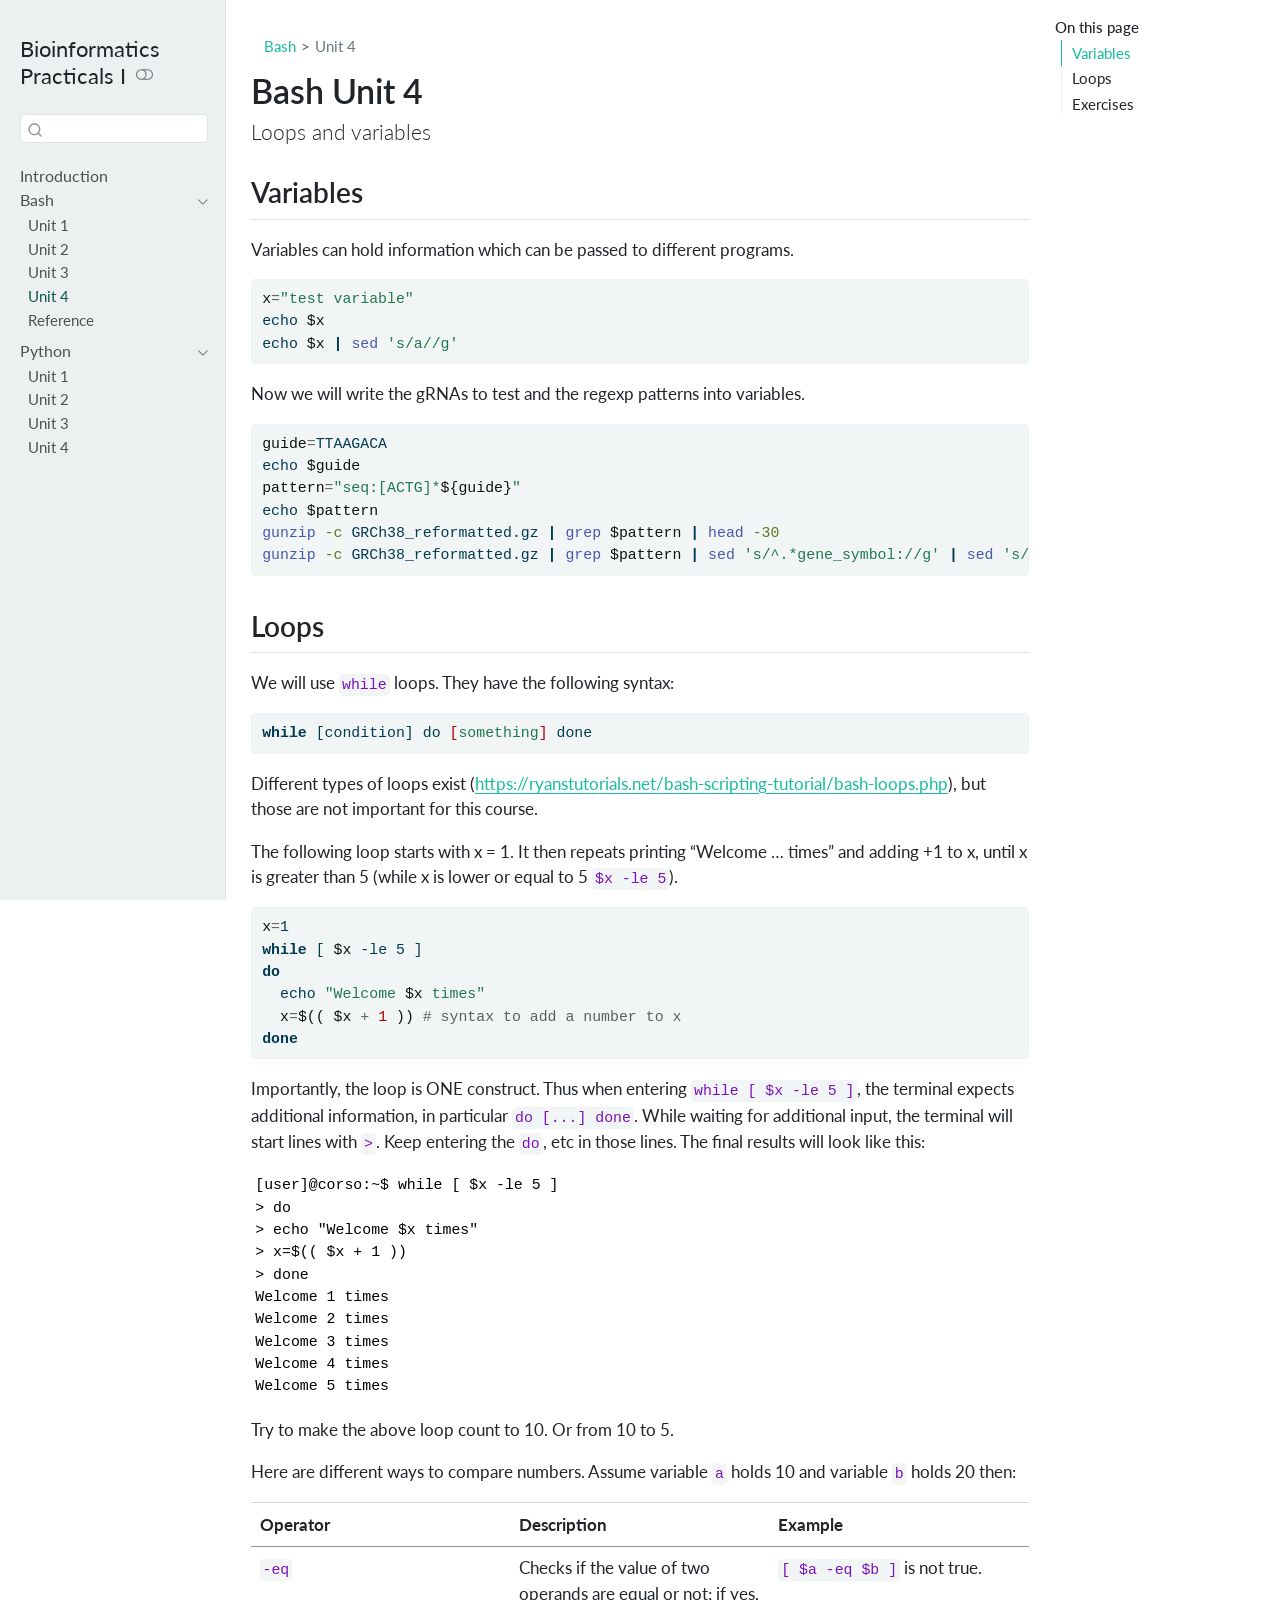
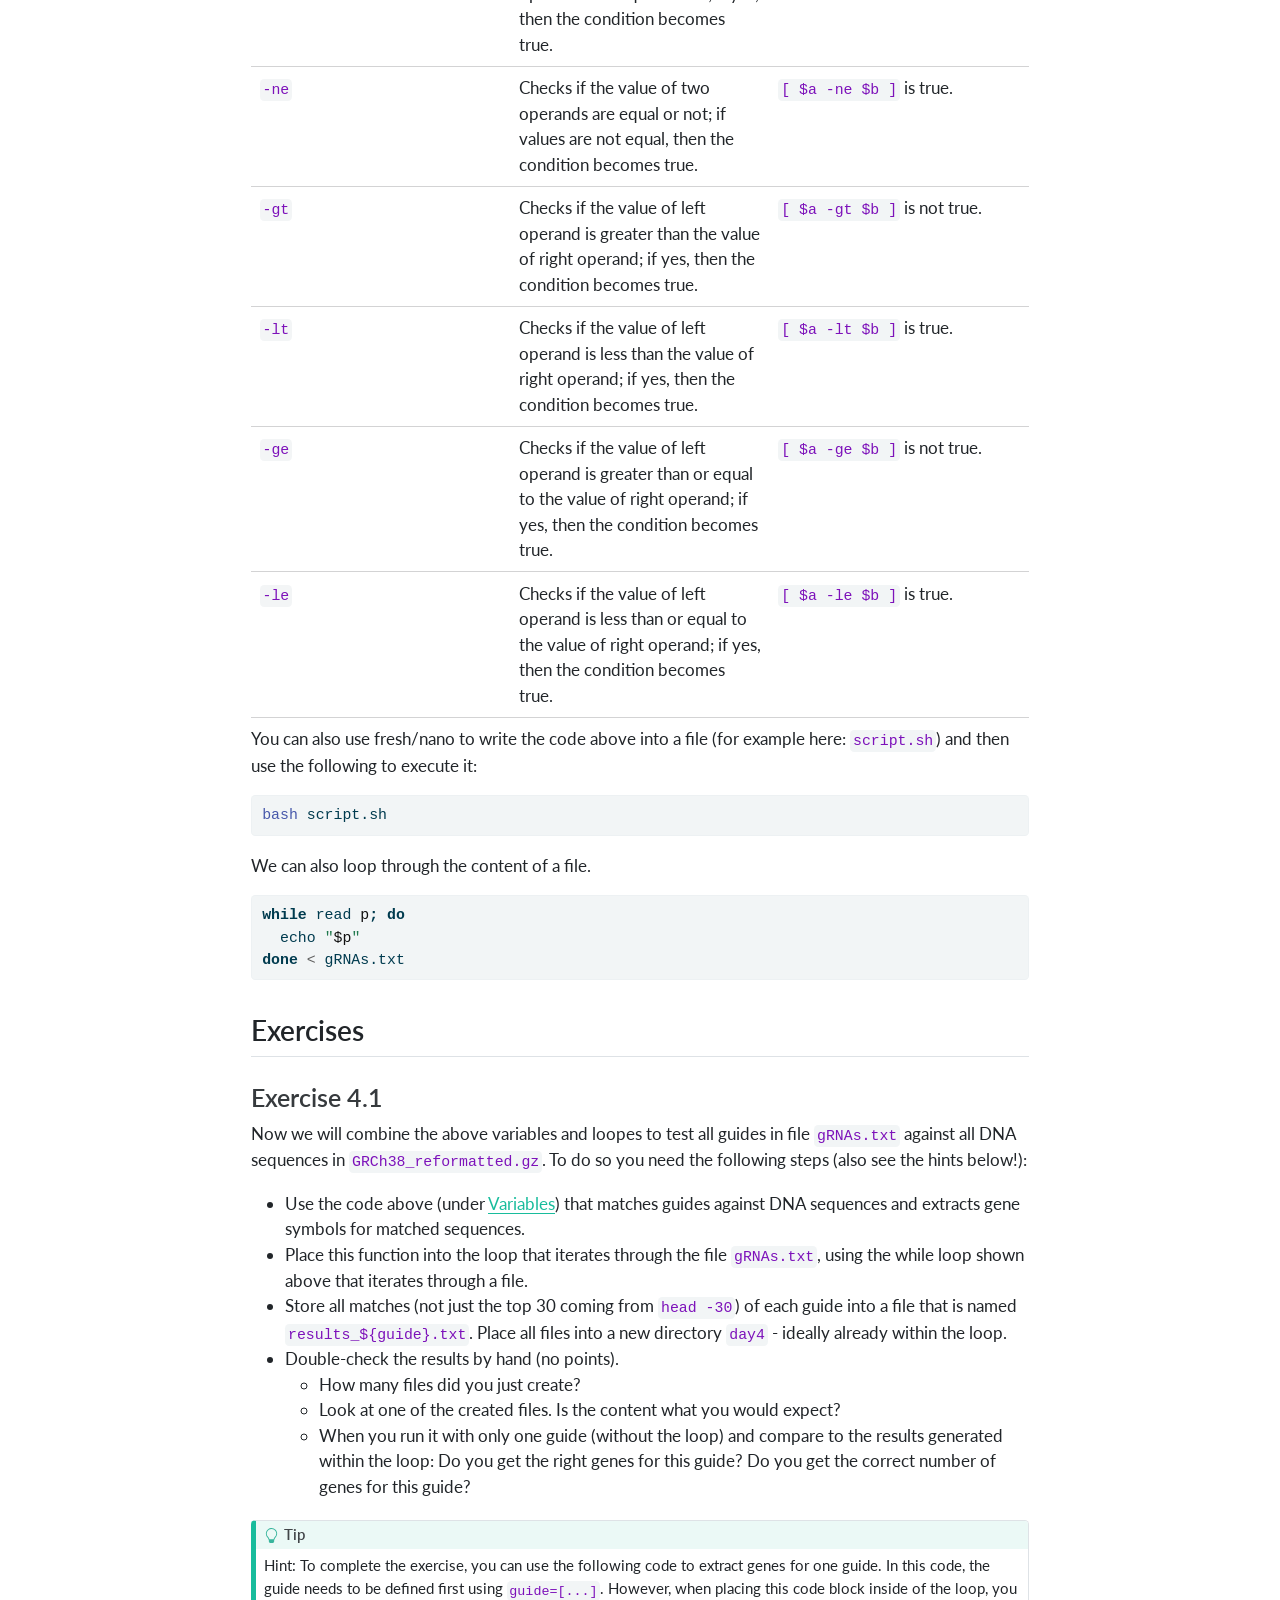
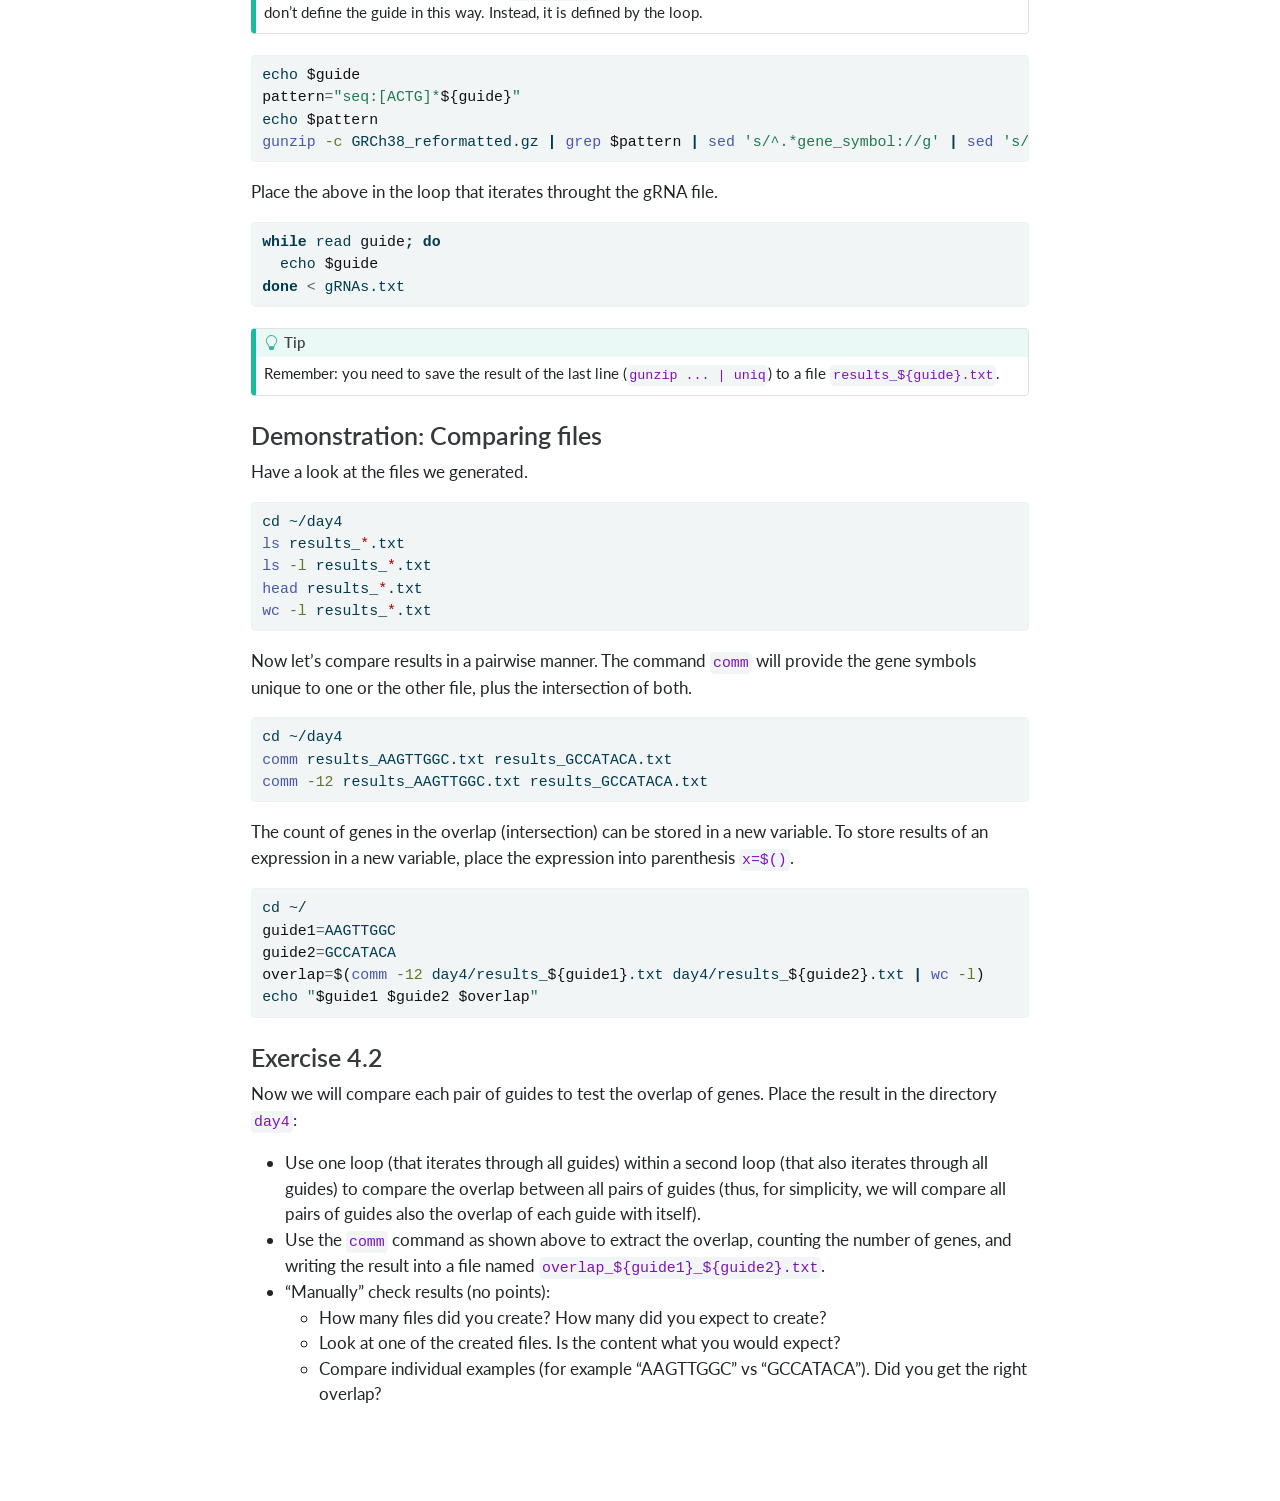
<file: bash4.html>
<!DOCTYPE html>
<html xmlns="http://www.w3.org/1999/xhtml" lang="en" xml:lang="en"><head>

<meta charset="utf-8">
<meta name="generator" content="quarto-1.9.37">

<meta name="viewport" content="width=device-width, initial-scale=1.0, user-scalable=yes">


<title>Bash Unit 4 – Bioinformatics Practicals I</title>
<style>
/* Default styles provided by pandoc.
** See https://pandoc.org/MANUAL.html#variables-for-html for config info.
*/
code{white-space: pre-wrap;}
span.smallcaps{font-variant: small-caps;}
div.columns{display: flex; gap: min(4vw, 1.5em);}
div.column{flex: auto; overflow-x: auto;}
div.hanging-indent{margin-left: 1.5em; text-indent: -1.5em;}
ul.task-list{list-style: none;}
ul.task-list li input[type="checkbox"] {
  width: 0.8em;
  margin: 0 0.8em 0.2em -1em; /* quarto-specific, see https://github.com/quarto-dev/quarto-cli/issues/4556 */ 
  vertical-align: middle;
}
/* CSS for syntax highlighting */
html { -webkit-text-size-adjust: 100%; }
pre > code.sourceCode { white-space: pre; position: relative; }
pre > code.sourceCode > span { display: inline-block; line-height: 1.25; }
pre > code.sourceCode > span:empty { height: 1.2em; }
.sourceCode { overflow: visible; }
code.sourceCode > span { color: inherit; text-decoration: inherit; }
div.sourceCode { margin: 1em 0; }
pre.sourceCode { margin: 0; }
@media screen {
div.sourceCode { overflow: auto; }
}
@media print {
pre > code.sourceCode { white-space: pre-wrap; }
pre > code.sourceCode > span { text-indent: -5em; padding-left: 5em; }
}
pre.numberSource code
  { counter-reset: source-line 0; }
pre.numberSource code > span
  { position: relative; left: -4em; counter-increment: source-line; }
pre.numberSource code > span > a:first-child::before
  { content: counter(source-line);
    position: relative; left: -1em; text-align: right; vertical-align: baseline;
    border: none; display: inline-block;
    -webkit-touch-callout: none; -webkit-user-select: none;
    -khtml-user-select: none; -moz-user-select: none;
    -ms-user-select: none; user-select: none;
    padding: 0 4px; width: 4em;
  }
pre.numberSource { margin-left: 3em;  padding-left: 4px; }
div.sourceCode
  {   }
@media screen {
pre > code.sourceCode > span > a:first-child::before { text-decoration: underline; }
}
</style>


<script src="site_libs/quarto-nav/quarto-nav.js"></script>
<script src="site_libs/quarto-nav/headroom.min.js"></script>
<script src="site_libs/clipboard/clipboard.min.js"></script>
<script src="site_libs/quarto-search/autocomplete.umd.js"></script>
<script src="site_libs/quarto-search/fuse.min.js"></script>
<script src="site_libs/quarto-search/quarto-search.js"></script>
<meta name="quarto:offset" content="./">
<script src="site_libs/quarto-html/quarto.js" type="module"></script>
<script src="site_libs/quarto-html/tabsets/tabsets.js" type="module"></script>
<script src="site_libs/quarto-html/popper.min.js"></script>
<script src="site_libs/quarto-html/tippy.umd.min.js"></script>
<script src="site_libs/quarto-html/anchor.min.js"></script>
<link href="site_libs/quarto-html/tippy.css" rel="stylesheet">
<link href="site_libs/quarto-html/quarto-syntax-highlighting-7f8f88aac4f3542376d5c11b86a4c14d.css" rel="stylesheet" class="quarto-color-scheme" id="quarto-text-highlighting-styles">
<link href="site_libs/quarto-html/quarto-syntax-highlighting-dark-d0ae9245876894da5ac7e18953ecc5cc.css" rel="stylesheet" class="quarto-color-scheme quarto-color-alternate" id="quarto-text-highlighting-styles">
<link href="site_libs/quarto-html/quarto-syntax-highlighting-7f8f88aac4f3542376d5c11b86a4c14d.css" rel="stylesheet" class="quarto-color-scheme-extra" id="quarto-text-highlighting-styles">
<script src="site_libs/bootstrap/bootstrap.min.js"></script>
<link href="site_libs/bootstrap/bootstrap-icons.css" rel="stylesheet">
<link href="site_libs/bootstrap/bootstrap-b263ad0a93230b7912c70cd3cc233063.min.css" rel="stylesheet" append-hash="true" class="quarto-color-scheme" id="quarto-bootstrap" data-mode="light">
<link href="site_libs/bootstrap/bootstrap-dark-16d93fc4ba7a999eebe9d38b368145e6.min.css" rel="stylesheet" append-hash="true" class="quarto-color-scheme quarto-color-alternate" id="quarto-bootstrap" data-mode="dark">
<link href="site_libs/bootstrap/bootstrap-b263ad0a93230b7912c70cd3cc233063.min.css" rel="stylesheet" append-hash="true" class="quarto-color-scheme-extra" id="quarto-bootstrap" data-mode="light">
<script id="quarto-search-options" type="application/json">{
  "location": "sidebar",
  "copy-button": false,
  "collapse-after": 3,
  "panel-placement": "start",
  "type": "textbox",
  "limit": 50,
  "keyboard-shortcut": [
    "f",
    "/",
    "s"
  ],
  "show-item-context": false,
  "language": {
    "search-no-results-text": "No results",
    "search-matching-documents-text": "matching documents",
    "search-copy-link-title": "Copy link to search",
    "search-hide-matches-text": "Hide additional matches",
    "search-more-match-text": "more match in this document",
    "search-more-matches-text": "more matches in this document",
    "search-clear-button-title": "Clear",
    "search-text-placeholder": "",
    "search-detached-cancel-button-title": "Cancel",
    "search-submit-button-title": "Submit",
    "search-label": "Search"
  }
}</script>


<link rel="stylesheet" href="styles.css">
</head>

<body class="nav-sidebar docked quarto-light"><script id="quarto-html-before-body" type="application/javascript">
    const toggleBodyColorMode = (bsSheetEl) => {
      const mode = bsSheetEl.getAttribute("data-mode");
      const bodyEl = window.document.querySelector("body");
      if (mode === "dark") {
        bodyEl.classList.add("quarto-dark");
        bodyEl.classList.remove("quarto-light");
      } else {
        bodyEl.classList.add("quarto-light");
        bodyEl.classList.remove("quarto-dark");
      }
    }
    const toggleBodyColorPrimary = () => {
      const bsSheetEl = window.document.querySelector("link#quarto-bootstrap:not([rel=disabled-stylesheet])");
      if (bsSheetEl) {
        toggleBodyColorMode(bsSheetEl);
      }
    }
    const setColorSchemeToggle = (alternate) => {
      const toggles = window.document.querySelectorAll('.quarto-color-scheme-toggle');
      for (let i=0; i < toggles.length; i++) {
        const toggle = toggles[i];
        if (toggle) {
          if (alternate) {
            toggle.classList.add("alternate");
          } else {
            toggle.classList.remove("alternate");
          }
        }
      }
    };
    const toggleColorMode = (alternate) => {
      // Switch the stylesheets
      const primaryStylesheets = window.document.querySelectorAll('link.quarto-color-scheme:not(.quarto-color-alternate)');
      const alternateStylesheets = window.document.querySelectorAll('link.quarto-color-scheme.quarto-color-alternate');
      manageTransitions('#quarto-margin-sidebar .nav-link', false);
      if (alternate) {
        // note: dark is layered on light, we don't disable primary!
        enableStylesheet(alternateStylesheets);
        for (const sheetNode of alternateStylesheets) {
          if (sheetNode.id === "quarto-bootstrap") {
            toggleBodyColorMode(sheetNode);
          }
        }
      } else {
        disableStylesheet(alternateStylesheets);
        enableStylesheet(primaryStylesheets)
        toggleBodyColorPrimary();
      }
      manageTransitions('#quarto-margin-sidebar .nav-link', true);
      // Switch the toggles
      setColorSchemeToggle(alternate)
      // Hack to workaround the fact that safari doesn't
      // properly recolor the scrollbar when toggling (#1455)
      if (navigator.userAgent.indexOf('Safari') > 0 && navigator.userAgent.indexOf('Chrome') == -1) {
        manageTransitions("body", false);
        window.scrollTo(0, 1);
        setTimeout(() => {
          window.scrollTo(0, 0);
          manageTransitions("body", true);
        }, 40);
      }
    }
    const disableStylesheet = (stylesheets) => {
      for (let i=0; i < stylesheets.length; i++) {
        const stylesheet = stylesheets[i];
        stylesheet.rel = 'disabled-stylesheet';
      }
    }
    const enableStylesheet = (stylesheets) => {
      for (let i=0; i < stylesheets.length; i++) {
        const stylesheet = stylesheets[i];
        if(stylesheet.rel !== 'stylesheet') { // for Chrome, which will still FOUC without this check
          stylesheet.rel = 'stylesheet';
        }
      }
    }
    const manageTransitions = (selector, allowTransitions) => {
      const els = window.document.querySelectorAll(selector);
      for (let i=0; i < els.length; i++) {
        const el = els[i];
        if (allowTransitions) {
          el.classList.remove('notransition');
        } else {
          el.classList.add('notransition');
        }
      }
    }
    const isFileUrl = () => {
      return window.location.protocol === 'file:';
    }
    const hasAlternateSentinel = () => {
      let styleSentinel = getColorSchemeSentinel();
      if (styleSentinel !== null) {
        return styleSentinel === "alternate";
      } else {
        return false;
      }
    }
    const setStyleSentinel = (alternate) => {
      const value = alternate ? "alternate" : "default";
      if (!isFileUrl()) {
        window.localStorage.setItem("quarto-color-scheme", value);
      } else {
        localAlternateSentinel = value;
      }
    }
    const getColorSchemeSentinel = () => {
      if (!isFileUrl()) {
        const storageValue = window.localStorage.getItem("quarto-color-scheme");
        return storageValue != null ? storageValue : localAlternateSentinel;
      } else {
        return localAlternateSentinel;
      }
    }
    const toggleGiscusIfUsed = (isAlternate, darkModeDefault) => {
      const baseTheme = document.querySelector('#giscus-base-theme')?.value ?? 'light';
      const alternateTheme = document.querySelector('#giscus-alt-theme')?.value ?? 'dark';
      let newTheme = '';
      if(authorPrefersDark) {
        newTheme = isAlternate ? baseTheme : alternateTheme;
      } else {
        newTheme = isAlternate ? alternateTheme : baseTheme;
      }
      const changeGiscusTheme = () => {
        // From: https://github.com/giscus/giscus/issues/336
        const sendMessage = (message) => {
          const iframe = document.querySelector('iframe.giscus-frame');
          if (!iframe) return;
          iframe.contentWindow.postMessage({ giscus: message }, 'https://giscus.app');
        }
        sendMessage({
          setConfig: {
            theme: newTheme
          }
        });
      }
      const isGiscussLoaded = window.document.querySelector('iframe.giscus-frame') !== null;
      if (isGiscussLoaded) {
        changeGiscusTheme();
      }
    };
    const authorPrefersDark = false;
    const darkModeDefault = authorPrefersDark;
      document.querySelector('link#quarto-text-highlighting-styles.quarto-color-scheme-extra').rel = 'disabled-stylesheet';
      document.querySelector('link#quarto-bootstrap.quarto-color-scheme-extra').rel = 'disabled-stylesheet';
    let localAlternateSentinel = darkModeDefault ? 'alternate' : 'default';
    // Dark / light mode switch
    window.quartoToggleColorScheme = () => {
      // Read the current dark / light value
      let toAlternate = !hasAlternateSentinel();
      toggleColorMode(toAlternate);
      setStyleSentinel(toAlternate);
      toggleGiscusIfUsed(toAlternate, darkModeDefault);
      window.dispatchEvent(new Event('resize'));
    };
    // Switch to dark mode if need be
    if (hasAlternateSentinel()) {
      toggleColorMode(true);
    } else {
      toggleColorMode(false);
    }
  </script>

<div id="quarto-search-results"></div>
  <header id="quarto-header" class="headroom fixed-top">
  <nav class="quarto-secondary-nav">
    <div class="container-fluid d-flex">
      <button type="button" class="quarto-btn-toggle btn" data-bs-toggle="collapse" role="button" data-bs-target=".quarto-sidebar-collapse-item" aria-controls="quarto-sidebar" aria-expanded="false" aria-label="Toggle sidebar navigation" onclick="if (window.quartoToggleHeadroom) { window.quartoToggleHeadroom(); }">
        <i class="bi bi-layout-text-sidebar-reverse"></i>
      </button>
        <nav class="quarto-page-breadcrumbs" aria-label="breadcrumb"><ol class="breadcrumb"><li class="breadcrumb-item"><a href="./bash1.html">Bash</a></li><li class="breadcrumb-item"><a href="./bash4.html">Unit 4</a></li></ol></nav>
        <a class="flex-grow-1" role="navigation" data-bs-toggle="collapse" data-bs-target=".quarto-sidebar-collapse-item" aria-controls="quarto-sidebar" aria-expanded="false" aria-label="Toggle sidebar navigation" onclick="if (window.quartoToggleHeadroom) { window.quartoToggleHeadroom(); }">      
        </a>
      <button type="button" class="btn quarto-search-button" aria-label="Search" onclick="window.quartoOpenSearch();">
        <i class="bi bi-search"></i>
      </button>
    </div>
  </nav>
</header>
<!-- content -->
<div id="quarto-content" class="quarto-container page-columns page-rows-contents page-layout-article">
<!-- sidebar -->
  <nav id="quarto-sidebar" class="sidebar collapse collapse-horizontal quarto-sidebar-collapse-item sidebar-navigation docked overflow-auto">
    <div class="pt-lg-2 mt-2 text-left sidebar-header">
    <div class="sidebar-title mb-0 py-0">
      <a href="./">Bioinformatics Practicals I</a> 
        <div class="sidebar-tools-main">
  <a href="" class="quarto-color-scheme-toggle quarto-navigation-tool  px-1" onclick="window.quartoToggleColorScheme(); return false;" title="Toggle dark mode"><i class="bi"></i></a>
</div>
    </div>
      </div>
        <div class="mt-2 flex-shrink-0 align-items-center">
        <div class="sidebar-search">
        <div id="quarto-search" class="" title="Search"></div>
        </div>
        </div>
    <div class="sidebar-menu-container"> 
    <ul class="list-unstyled mt-1">
        <li class="sidebar-item">
  <div class="sidebar-item-container"> 
  <a href="./index.html" class="sidebar-item-text sidebar-link">
 <span class="menu-text">Introduction</span></a>
  </div>
</li>
        <li class="sidebar-item sidebar-item-section">
      <div class="sidebar-item-container"> 
            <a class="sidebar-item-text sidebar-link text-start" data-bs-toggle="collapse" data-bs-target="#quarto-sidebar-section-1" role="navigation" aria-expanded="true">
 <span class="menu-text">Bash</span></a>
          <a class="sidebar-item-toggle text-start" data-bs-toggle="collapse" data-bs-target="#quarto-sidebar-section-1" role="navigation" aria-expanded="true" aria-label="Toggle section">
            <i class="bi bi-chevron-right ms-2"></i>
          </a> 
      </div>
      <ul id="quarto-sidebar-section-1" class="collapse list-unstyled sidebar-section depth1 show">  
          <li class="sidebar-item">
  <div class="sidebar-item-container"> 
  <a href="./bash1.html" class="sidebar-item-text sidebar-link">
 <span class="menu-text">Unit 1</span></a>
  </div>
</li>
          <li class="sidebar-item">
  <div class="sidebar-item-container"> 
  <a href="./bash2.html" class="sidebar-item-text sidebar-link">
 <span class="menu-text">Unit 2</span></a>
  </div>
</li>
          <li class="sidebar-item">
  <div class="sidebar-item-container"> 
  <a href="./bash3.html" class="sidebar-item-text sidebar-link">
 <span class="menu-text">Unit 3</span></a>
  </div>
</li>
          <li class="sidebar-item">
  <div class="sidebar-item-container"> 
  <a href="./bash4.html" class="sidebar-item-text sidebar-link active">
 <span class="menu-text">Unit 4</span></a>
  </div>
</li>
          <li class="sidebar-item">
  <div class="sidebar-item-container"> 
  <a href="./bash_reference.html" class="sidebar-item-text sidebar-link">
 <span class="menu-text">Reference</span></a>
  </div>
</li>
      </ul>
  </li>
        <li class="sidebar-item sidebar-item-section">
      <div class="sidebar-item-container"> 
            <a class="sidebar-item-text sidebar-link text-start" data-bs-toggle="collapse" data-bs-target="#quarto-sidebar-section-2" role="navigation" aria-expanded="true">
 <span class="menu-text">Python</span></a>
          <a class="sidebar-item-toggle text-start" data-bs-toggle="collapse" data-bs-target="#quarto-sidebar-section-2" role="navigation" aria-expanded="true" aria-label="Toggle section">
            <i class="bi bi-chevron-right ms-2"></i>
          </a> 
      </div>
      <ul id="quarto-sidebar-section-2" class="collapse list-unstyled sidebar-section depth1 show">  
          <li class="sidebar-item">
  <div class="sidebar-item-container"> 
  <a href="./python1.html" class="sidebar-item-text sidebar-link">
 <span class="menu-text">Unit 1</span></a>
  </div>
</li>
          <li class="sidebar-item">
  <div class="sidebar-item-container"> 
  <a href="./python2.html" class="sidebar-item-text sidebar-link">
 <span class="menu-text">Unit 2</span></a>
  </div>
</li>
          <li class="sidebar-item">
  <div class="sidebar-item-container"> 
  <a href="./python3.html" class="sidebar-item-text sidebar-link">
 <span class="menu-text">Unit 3</span></a>
  </div>
</li>
          <li class="sidebar-item">
  <div class="sidebar-item-container"> 
  <a href="./python4.html" class="sidebar-item-text sidebar-link">
 <span class="menu-text">Unit 4</span></a>
  </div>
</li>
      </ul>
  </li>
    </ul>
    </div>
</nav>
<div id="quarto-sidebar-glass" class="quarto-sidebar-collapse-item" data-bs-toggle="collapse" data-bs-target=".quarto-sidebar-collapse-item"></div>
<!-- margin-sidebar -->
    <div id="quarto-margin-sidebar" class="sidebar margin-sidebar">
        <nav id="TOC" role="doc-toc" class="toc-active">
    <h2 id="toc-title">On this page</h2>
   
  <ul>
  <li><a href="#variables" id="toc-variables" class="nav-link active" data-scroll-target="#variables">Variables</a></li>
  <li><a href="#loops" id="toc-loops" class="nav-link" data-scroll-target="#loops">Loops</a></li>
  <li><a href="#exercises" id="toc-exercises" class="nav-link" data-scroll-target="#exercises">Exercises</a>
  <ul class="collapse">
  <li><a href="#exercise-4.1" id="toc-exercise-4.1" class="nav-link" data-scroll-target="#exercise-4.1">Exercise 4.1</a></li>
  <li><a href="#demonstration-comparing-files" id="toc-demonstration-comparing-files" class="nav-link" data-scroll-target="#demonstration-comparing-files">Demonstration: Comparing files</a></li>
  <li><a href="#exercise-4.2" id="toc-exercise-4.2" class="nav-link" data-scroll-target="#exercise-4.2">Exercise 4.2</a></li>
  </ul></li>
  </ul>
</nav>
    </div>
<!-- main -->
<main class="content" id="quarto-document-content">


<header id="title-block-header" class="quarto-title-block default"><nav class="quarto-page-breadcrumbs quarto-title-breadcrumbs d-none d-lg-block" aria-label="breadcrumb"><ol class="breadcrumb"><li class="breadcrumb-item"><a href="./bash1.html">Bash</a></li><li class="breadcrumb-item"><a href="./bash4.html">Unit 4</a></li></ol></nav>
<div class="quarto-title">
<h1 class="title">Bash Unit 4</h1>
<p class="subtitle lead">Loops and variables</p>
</div>



<div class="quarto-title-meta">

    
  
    
  </div>
  


</header>


<section id="variables" class="level2">
<h2 class="anchored" data-anchor-id="variables">Variables</h2>
<p>Variables can hold information which can be passed to different programs.</p>
<div class="code-copy-outer-scaffold"><div class="sourceCode" id="cb1"><pre class="sourceCode bash code-with-copy"><code class="sourceCode bash"><span id="cb1-1"><a href="#cb1-1" aria-hidden="true" tabindex="-1"></a><span class="va">x</span><span class="op">=</span><span class="st">"test variable"</span></span>
<span id="cb1-2"><a href="#cb1-2" aria-hidden="true" tabindex="-1"></a><span class="bu">echo</span> <span class="va">$x</span></span>
<span id="cb1-3"><a href="#cb1-3" aria-hidden="true" tabindex="-1"></a><span class="bu">echo</span> <span class="va">$x</span> <span class="kw">|</span> <span class="fu">sed</span> <span class="st">'s/a//g'</span></span></code></pre></div><button title="Copy to Clipboard" class="code-copy-button"><i class="bi"></i></button></div>
<p>Now we will write the gRNAs to test and the regexp patterns into variables.</p>
<div class="code-copy-outer-scaffold"><div class="sourceCode" id="cb2"><pre class="sourceCode bash code-with-copy"><code class="sourceCode bash"><span id="cb2-1"><a href="#cb2-1" aria-hidden="true" tabindex="-1"></a><span class="va">guide</span><span class="op">=</span>TTAAGACA</span>
<span id="cb2-2"><a href="#cb2-2" aria-hidden="true" tabindex="-1"></a><span class="bu">echo</span> <span class="va">$guide</span></span>
<span id="cb2-3"><a href="#cb2-3" aria-hidden="true" tabindex="-1"></a><span class="va">pattern</span><span class="op">=</span><span class="st">"seq:[ACTG]*</span><span class="va">${guide}</span><span class="st">"</span></span>
<span id="cb2-4"><a href="#cb2-4" aria-hidden="true" tabindex="-1"></a><span class="bu">echo</span> <span class="va">$pattern</span></span>
<span id="cb2-5"><a href="#cb2-5" aria-hidden="true" tabindex="-1"></a><span class="fu">gunzip</span> <span class="at">-c</span> GRCh38_reformatted.gz <span class="kw">|</span> <span class="fu">grep</span> <span class="va">$pattern</span> <span class="kw">|</span> <span class="fu">head</span> <span class="at">-30</span></span>
<span id="cb2-6"><a href="#cb2-6" aria-hidden="true" tabindex="-1"></a><span class="fu">gunzip</span> <span class="at">-c</span> GRCh38_reformatted.gz <span class="kw">|</span> <span class="fu">grep</span> <span class="va">$pattern</span> <span class="kw">|</span> <span class="fu">sed</span> <span class="st">'s/^.*gene_symbol://g'</span> <span class="kw">|</span> <span class="fu">sed</span> <span class="st">'s/ .*$//g'</span> <span class="kw">|</span> <span class="fu">head</span> <span class="at">-30</span></span></code></pre></div><button title="Copy to Clipboard" class="code-copy-button"><i class="bi"></i></button></div>
</section>
<section id="loops" class="level2">
<h2 class="anchored" data-anchor-id="loops">Loops</h2>
<p>We will use <code>while</code> loops. They have the following syntax:</p>
<div class="code-copy-outer-scaffold"><div class="sourceCode" id="cb3"><pre class="sourceCode bash code-with-copy"><code class="sourceCode bash"><span id="cb3-1"><a href="#cb3-1" aria-hidden="true" tabindex="-1"></a><span class="cf">while</span> <span class="ex">[condition]</span> do <span class="pp">[</span><span class="ss">something</span><span class="pp">]</span> done</span></code></pre></div><button title="Copy to Clipboard" class="code-copy-button"><i class="bi"></i></button></div>
<p>Different types of loops exist (<a href="https://ryanstutorials.net/bash-scripting-tutorial/bash-loops.php" class="uri">https://ryanstutorials.net/bash-scripting-tutorial/bash-loops.php</a>), but those are not important for this course.</p>
<p>The following loop starts with x = 1. It then repeats printing “Welcome … times” and adding +1 to x, until x is greater than 5 (while x is lower or equal to 5 <code>$x -le 5</code>).</p>
<div class="code-copy-outer-scaffold"><div class="sourceCode" id="cb4"><pre class="sourceCode bash code-with-copy"><code class="sourceCode bash"><span id="cb4-1"><a href="#cb4-1" aria-hidden="true" tabindex="-1"></a><span class="va">x</span><span class="op">=</span>1</span>
<span id="cb4-2"><a href="#cb4-2" aria-hidden="true" tabindex="-1"></a><span class="cf">while</span> <span class="bu">[</span> <span class="va">$x</span> <span class="ot">-le</span> 5 <span class="bu">]</span></span>
<span id="cb4-3"><a href="#cb4-3" aria-hidden="true" tabindex="-1"></a><span class="cf">do</span></span>
<span id="cb4-4"><a href="#cb4-4" aria-hidden="true" tabindex="-1"></a>  <span class="bu">echo</span> <span class="st">"Welcome </span><span class="va">$x</span><span class="st"> times"</span></span>
<span id="cb4-5"><a href="#cb4-5" aria-hidden="true" tabindex="-1"></a>  <span class="va">x</span><span class="op">=</span><span class="va">$((</span> <span class="va">$x</span> <span class="op">+</span> <span class="dv">1</span> <span class="va">))</span> <span class="co"># syntax to add a number to x</span></span>
<span id="cb4-6"><a href="#cb4-6" aria-hidden="true" tabindex="-1"></a><span class="cf">done</span></span></code></pre></div><button title="Copy to Clipboard" class="code-copy-button"><i class="bi"></i></button></div>
<p>Importantly, the loop is ONE construct. Thus when entering <code>while [ $x -le 5 ]</code>, the terminal expects additional information, in particular <code>do [...] done</code>. While waiting for additional input, the terminal will start lines with <code>&gt;</code>. Keep entering the <code>do</code>, etc in those lines. The final results will look like this:</p>
<pre><code>[user]@corso:~$ while [ $x -le 5 ]
&gt; do
&gt; echo "Welcome $x times"
&gt; x=$(( $x + 1 ))
&gt; done
Welcome 1 times
Welcome 2 times
Welcome 3 times
Welcome 4 times
Welcome 5 times</code></pre>
<p>Try to make the above loop count to 10. Or from 10 to 5.</p>
<p>Here are different ways to compare numbers. Assume variable <code>a</code> holds 10 and variable <code>b</code> holds 20 then:</p>
<table class="caption-top table">
<colgroup>
<col style="width: 33%">
<col style="width: 33%">
<col style="width: 33%">
</colgroup>
<thead>
<tr class="header">
<th>Operator</th>
<th>Description</th>
<th>Example</th>
</tr>
</thead>
<tbody>
<tr class="odd">
<td><code>-eq</code></td>
<td>Checks if the value of two operands are equal or not; if yes, then the condition becomes true.</td>
<td><code>[ $a -eq $b ]</code> is not true.</td>
</tr>
<tr class="even">
<td><code>-ne</code></td>
<td>Checks if the value of two operands are equal or not; if values are not equal, then the condition becomes true.</td>
<td><code>[ $a -ne $b ]</code> is true.</td>
</tr>
<tr class="odd">
<td><code>-gt</code></td>
<td>Checks if the value of left operand is greater than the value of right operand; if yes, then the condition becomes true.</td>
<td><code>[ $a -gt $b ]</code> is not true.</td>
</tr>
<tr class="even">
<td><code>-lt</code></td>
<td>Checks if the value of left operand is less than the value of right operand; if yes, then the condition becomes true.</td>
<td><code>[ $a -lt $b ]</code> is true.</td>
</tr>
<tr class="odd">
<td><code>-ge</code></td>
<td>Checks if the value of left operand is greater than or equal to the value of right operand; if yes, then the condition becomes true.</td>
<td><code>[ $a -ge $b ]</code> is not true.</td>
</tr>
<tr class="even">
<td><code>-le</code></td>
<td>Checks if the value of left operand is less than or equal to the value of right operand; if yes, then the condition becomes true.</td>
<td><code>[ $a -le $b ]</code> is true.</td>
</tr>
</tbody>
</table>
<p>You can also use fresh/nano to write the code above into a file (for example here: <code>script.sh</code>) and then use the following to execute it:</p>
<div class="code-copy-outer-scaffold"><div class="sourceCode" id="cb6"><pre class="sourceCode bash code-with-copy"><code class="sourceCode bash"><span id="cb6-1"><a href="#cb6-1" aria-hidden="true" tabindex="-1"></a><span class="fu">bash</span> script.sh</span></code></pre></div><button title="Copy to Clipboard" class="code-copy-button"><i class="bi"></i></button></div>
<p>We can also loop through the content of a file.</p>
<div class="code-copy-outer-scaffold"><div class="sourceCode" id="cb7"><pre class="sourceCode bash code-with-copy"><code class="sourceCode bash"><span id="cb7-1"><a href="#cb7-1" aria-hidden="true" tabindex="-1"></a><span class="cf">while</span> <span class="bu">read</span> <span class="va">p</span><span class="kw">;</span> <span class="cf">do</span></span>
<span id="cb7-2"><a href="#cb7-2" aria-hidden="true" tabindex="-1"></a>  <span class="bu">echo</span> <span class="st">"</span><span class="va">$p</span><span class="st">"</span></span>
<span id="cb7-3"><a href="#cb7-3" aria-hidden="true" tabindex="-1"></a><span class="cf">done</span> <span class="op">&lt;</span> gRNAs.txt</span></code></pre></div><button title="Copy to Clipboard" class="code-copy-button"><i class="bi"></i></button></div>
</section>
<section id="exercises" class="level2">
<h2 class="anchored" data-anchor-id="exercises">Exercises</h2>
<section id="exercise-4.1" class="level3">
<h3 class="anchored" data-anchor-id="exercise-4.1">Exercise 4.1</h3>
<p>Now we will combine the above variables and loopes to test all guides in file <code>gRNAs.txt</code> against all DNA sequences in <code>GRCh38_reformatted.gz</code>. To do so you need the following steps (also see the hints below!):</p>
<ul>
<li>Use the code above (under <a href="#variables">Variables</a>) that matches guides against DNA sequences and extracts gene symbols for matched sequences.</li>
<li>Place this function into the loop that iterates through the file <code>gRNAs.txt</code>, using the while loop shown above that iterates through a file.</li>
<li>Store all matches (not just the top 30 coming from <code>head -30</code>) of each guide into a file that is named <code>results_${guide}.txt</code>. Place all files into a new directory <code>day4</code> - ideally already within the loop.</li>
<li>Double-check the results by hand (no points).
<ul>
<li>How many files did you just create?</li>
<li>Look at one of the created files. Is the content what you would expect?</li>
<li>When you run it with only one guide (without the loop) and compare to the results generated within the loop: Do you get the right genes for this guide? Do you get the correct number of genes for this guide?</li>
</ul></li>
</ul>
<div class="callout callout-style-default callout-tip callout-titled">
<div class="callout-header d-flex align-content-center">
<div class="callout-icon-container">
<i class="callout-icon"></i>
</div>
<div class="callout-title-container flex-fill">
Tip
</div>
</div>
<div class="callout-body-container callout-body">
<p>Hint: To complete the exercise, you can use the following code to extract genes for one guide. In this code, the guide needs to be defined first using <code>guide=[...]</code>. However, when placing this code block inside of the loop, you don’t define the guide in this way. Instead, it is defined by the loop.</p>
</div>
</div>
<div class="code-copy-outer-scaffold"><div class="sourceCode" id="cb8"><pre class="sourceCode bash code-with-copy"><code class="sourceCode bash"><span id="cb8-1"><a href="#cb8-1" aria-hidden="true" tabindex="-1"></a><span class="bu">echo</span> <span class="va">$guide</span></span>
<span id="cb8-2"><a href="#cb8-2" aria-hidden="true" tabindex="-1"></a><span class="va">pattern</span><span class="op">=</span><span class="st">"seq:[ACTG]*</span><span class="va">${guide}</span><span class="st">"</span></span>
<span id="cb8-3"><a href="#cb8-3" aria-hidden="true" tabindex="-1"></a><span class="bu">echo</span> <span class="va">$pattern</span></span>
<span id="cb8-4"><a href="#cb8-4" aria-hidden="true" tabindex="-1"></a><span class="fu">gunzip</span> <span class="at">-c</span> GRCh38_reformatted.gz <span class="kw">|</span> <span class="fu">grep</span> <span class="va">$pattern</span> <span class="kw">|</span> <span class="fu">sed</span> <span class="st">'s/^.*gene_symbol://g'</span> <span class="kw">|</span> <span class="fu">sed</span> <span class="st">'s/ .*$//g'</span> <span class="kw">|</span> <span class="fu">sort</span> <span class="kw">|</span> <span class="fu">uniq</span></span></code></pre></div><button title="Copy to Clipboard" class="code-copy-button"><i class="bi"></i></button></div>
<p>Place the above in the loop that iterates throught the gRNA file.</p>
<div class="code-copy-outer-scaffold"><div class="sourceCode" id="cb9"><pre class="sourceCode bash code-with-copy"><code class="sourceCode bash"><span id="cb9-1"><a href="#cb9-1" aria-hidden="true" tabindex="-1"></a><span class="cf">while</span> <span class="bu">read</span> <span class="va">guide</span><span class="kw">;</span> <span class="cf">do</span></span>
<span id="cb9-2"><a href="#cb9-2" aria-hidden="true" tabindex="-1"></a>  <span class="bu">echo</span> <span class="va">$guide</span></span>
<span id="cb9-3"><a href="#cb9-3" aria-hidden="true" tabindex="-1"></a><span class="cf">done</span> <span class="op">&lt;</span> gRNAs.txt</span></code></pre></div><button title="Copy to Clipboard" class="code-copy-button"><i class="bi"></i></button></div>
<div class="callout callout-style-default callout-tip callout-titled">
<div class="callout-header d-flex align-content-center">
<div class="callout-icon-container">
<i class="callout-icon"></i>
</div>
<div class="callout-title-container flex-fill">
Tip
</div>
</div>
<div class="callout-body-container callout-body">
<p>Remember: you need to save the result of the last line (<code>gunzip ... | uniq</code>) to a file <code>results_${guide}.txt</code>.</p>
</div>
</div>
</section>
<section id="demonstration-comparing-files" class="level3">
<h3 class="anchored" data-anchor-id="demonstration-comparing-files">Demonstration: Comparing files</h3>
<p>Have a look at the files we generated.</p>
<div class="code-copy-outer-scaffold"><div class="sourceCode" id="cb10"><pre class="sourceCode bash code-with-copy"><code class="sourceCode bash"><span id="cb10-1"><a href="#cb10-1" aria-hidden="true" tabindex="-1"></a><span class="bu">cd</span> ~/day4</span>
<span id="cb10-2"><a href="#cb10-2" aria-hidden="true" tabindex="-1"></a><span class="fu">ls</span> results_<span class="pp">*</span>.txt</span>
<span id="cb10-3"><a href="#cb10-3" aria-hidden="true" tabindex="-1"></a><span class="fu">ls</span> <span class="at">-l</span> results_<span class="pp">*</span>.txt</span>
<span id="cb10-4"><a href="#cb10-4" aria-hidden="true" tabindex="-1"></a><span class="fu">head</span> results_<span class="pp">*</span>.txt</span>
<span id="cb10-5"><a href="#cb10-5" aria-hidden="true" tabindex="-1"></a><span class="fu">wc</span> <span class="at">-l</span> results_<span class="pp">*</span>.txt</span></code></pre></div><button title="Copy to Clipboard" class="code-copy-button"><i class="bi"></i></button></div>
<p>Now let’s compare results in a pairwise manner. The command <code>comm</code> will provide the gene symbols unique to one or the other file, plus the intersection of both.</p>
<div class="code-copy-outer-scaffold"><div class="sourceCode" id="cb11"><pre class="sourceCode bash code-with-copy"><code class="sourceCode bash"><span id="cb11-1"><a href="#cb11-1" aria-hidden="true" tabindex="-1"></a><span class="bu">cd</span> ~/day4</span>
<span id="cb11-2"><a href="#cb11-2" aria-hidden="true" tabindex="-1"></a><span class="fu">comm</span> results_AAGTTGGC.txt results_GCCATACA.txt</span>
<span id="cb11-3"><a href="#cb11-3" aria-hidden="true" tabindex="-1"></a><span class="fu">comm</span> <span class="at">-12</span> results_AAGTTGGC.txt results_GCCATACA.txt</span></code></pre></div><button title="Copy to Clipboard" class="code-copy-button"><i class="bi"></i></button></div>
<p>The count of genes in the overlap (intersection) can be stored in a new variable. To store results of an expression in a new variable, place the expression into parenthesis <code>x=$()</code>.</p>
<div class="code-copy-outer-scaffold"><div class="sourceCode" id="cb12"><pre class="sourceCode bash code-with-copy"><code class="sourceCode bash"><span id="cb12-1"><a href="#cb12-1" aria-hidden="true" tabindex="-1"></a><span class="bu">cd</span> ~/</span>
<span id="cb12-2"><a href="#cb12-2" aria-hidden="true" tabindex="-1"></a><span class="va">guide1</span><span class="op">=</span>AAGTTGGC</span>
<span id="cb12-3"><a href="#cb12-3" aria-hidden="true" tabindex="-1"></a><span class="va">guide2</span><span class="op">=</span>GCCATACA</span>
<span id="cb12-4"><a href="#cb12-4" aria-hidden="true" tabindex="-1"></a><span class="va">overlap</span><span class="op">=</span><span class="va">$(</span><span class="fu">comm</span> <span class="at">-12</span> day4/results_<span class="va">${guide1}</span>.txt day4/results_<span class="va">${guide2}</span>.txt <span class="kw">|</span> <span class="fu">wc</span> <span class="at">-l</span><span class="va">)</span></span>
<span id="cb12-5"><a href="#cb12-5" aria-hidden="true" tabindex="-1"></a><span class="bu">echo</span> <span class="st">"</span><span class="va">$guide1</span><span class="st"> </span><span class="va">$guide2</span><span class="st"> </span><span class="va">$overlap</span><span class="st">"</span></span></code></pre></div><button title="Copy to Clipboard" class="code-copy-button"><i class="bi"></i></button></div>
</section>
<section id="exercise-4.2" class="level3">
<h3 class="anchored" data-anchor-id="exercise-4.2">Exercise 4.2</h3>
<p>Now we will compare each pair of guides to test the overlap of genes. Place the result in the directory <code>day4</code>:</p>
<ul>
<li>Use one loop (that iterates through all guides) within a second loop (that also iterates through all guides) to compare the overlap between all pairs of guides (thus, for simplicity, we will compare all pairs of guides also the overlap of each guide with itself).</li>
<li>Use the <code>comm</code> command as shown above to extract the overlap, counting the number of genes, and writing the result into a file named <code>overlap_${guide1}_${guide2}.txt</code>.</li>
<li>“Manually” check results (no points):
<ul>
<li>How many files did you create? How many did you expect to create?</li>
<li>Look at one of the created files. Is the content what you would expect?</li>
<li>Compare individual examples (for example “AAGTTGGC” vs “GCCATACA”). Did you get the right overlap?</li>
</ul></li>
</ul>


</section>
</section>

</main> <!-- /main -->
<script id="quarto-html-after-body" type="application/javascript">
  window.document.addEventListener("DOMContentLoaded", function (event) {
    // Ensure there is a toggle, if there isn't float one in the top right
    if (window.document.querySelector('.quarto-color-scheme-toggle') === null) {
      const a = window.document.createElement('a');
      a.classList.add('top-right');
      a.classList.add('quarto-color-scheme-toggle');
      a.href = "";
      a.onclick = function() { try { window.quartoToggleColorScheme(); } catch {} return false; };
      const i = window.document.createElement("i");
      i.classList.add('bi');
      a.appendChild(i);
      window.document.body.appendChild(a);
    }
    setColorSchemeToggle(hasAlternateSentinel())
    const icon = "";
    const anchorJS = new window.AnchorJS();
    anchorJS.options = {
      placement: 'right',
      icon: icon
    };
    anchorJS.add('.anchored');
    const isCodeAnnotation = (el) => {
      for (const clz of el.classList) {
        if (clz.startsWith('code-annotation-')) {                     
          return true;
        }
      }
      return false;
    }
    const onCopySuccess = function(e) {
      // button target
      const button = e.trigger;
      // don't keep focus
      button.blur();
      // flash "checked"
      button.classList.add('code-copy-button-checked');
      var currentTitle = button.getAttribute("title");
      button.setAttribute("title", "Copied!");
      let tooltip;
      if (window.bootstrap) {
        button.setAttribute("data-bs-toggle", "tooltip");
        button.setAttribute("data-bs-placement", "left");
        button.setAttribute("data-bs-title", "Copied!");
        tooltip = new bootstrap.Tooltip(button, 
          { trigger: "manual", 
            customClass: "code-copy-button-tooltip",
            offset: [0, -8]});
        tooltip.show();    
      }
      setTimeout(function() {
        if (tooltip) {
          tooltip.hide();
          button.removeAttribute("data-bs-title");
          button.removeAttribute("data-bs-toggle");
          button.removeAttribute("data-bs-placement");
        }
        button.setAttribute("title", currentTitle);
        button.classList.remove('code-copy-button-checked');
      }, 1000);
      // clear code selection
      e.clearSelection();
    }
    const getTextToCopy = function(trigger) {
      const outerScaffold = trigger.parentElement.cloneNode(true);
      const codeEl = outerScaffold.querySelector('code');
      for (const childEl of codeEl.children) {
        if (isCodeAnnotation(childEl)) {
          childEl.remove();
        }
      }
      return codeEl.innerText;
    }
    const clipboard = new window.ClipboardJS('.code-copy-button:not([data-in-quarto-modal])', {
      text: getTextToCopy
    });
    clipboard.on('success', onCopySuccess);
    if (window.document.getElementById('quarto-embedded-source-code-modal')) {
      const clipboardModal = new window.ClipboardJS('.code-copy-button[data-in-quarto-modal]', {
        text: getTextToCopy,
        container: window.document.getElementById('quarto-embedded-source-code-modal')
      });
      clipboardModal.on('success', onCopySuccess);
    }
      var localhostRegex = new RegExp(/^(?:http|https):\/\/localhost\:?[0-9]*\//);
      var mailtoRegex = new RegExp(/^mailto:/);
        var filterRegex = new RegExp("https:\/\/csbg\.github\.io\/BioinformaticsPracticals1\/");
      var isInternal = (href) => {
          return filterRegex.test(href) || localhostRegex.test(href) || mailtoRegex.test(href);
      }
      // Inspect non-navigation links and adorn them if external
     var links = window.document.querySelectorAll('a[href]:not(.nav-link):not(.navbar-brand):not(.toc-action):not(.sidebar-link):not(.sidebar-item-toggle):not(.pagination-link):not(.no-external):not([aria-hidden]):not(.dropdown-item):not(.quarto-navigation-tool):not(.about-link)');
      for (var i=0; i<links.length; i++) {
        const link = links[i];
        if (!isInternal(link.href)) {
          // undo the damage that might have been done by quarto-nav.js in the case of
          // links that we want to consider external
          if (link.dataset.originalHref !== undefined) {
            link.href = link.dataset.originalHref;
          }
        }
      }
    function tippyHover(el, contentFn, onTriggerFn, onUntriggerFn) {
      const config = {
        allowHTML: true,
        maxWidth: 500,
        delay: 100,
        arrow: false,
        appendTo: function(el) {
            return el.parentElement;
        },
        interactive: true,
        interactiveBorder: 10,
        theme: 'quarto',
        placement: 'bottom-start',
      };
      if (contentFn) {
        config.content = contentFn;
      }
      if (onTriggerFn) {
        config.onTrigger = onTriggerFn;
      }
      if (onUntriggerFn) {
        config.onUntrigger = onUntriggerFn;
      }
      window.tippy(el, config); 
    }
    const noterefs = window.document.querySelectorAll('a[role="doc-noteref"]');
    for (var i=0; i<noterefs.length; i++) {
      const ref = noterefs[i];
      tippyHover(ref, function() {
        // use id or data attribute instead here
        let href = ref.getAttribute('data-footnote-href') || ref.getAttribute('href');
        try { href = new URL(href).hash; } catch {}
        const id = href.replace(/^#\/?/, "");
        const note = window.document.getElementById(id);
        if (note) {
          return note.innerHTML;
        } else {
          return "";
        }
      });
    }
    const xrefs = window.document.querySelectorAll('a.quarto-xref');
    const processXRef = (id, note) => {
      // Strip column container classes
      const stripColumnClz = (el) => {
        el.classList.remove("page-full", "page-columns");
        if (el.children) {
          for (const child of el.children) {
            stripColumnClz(child);
          }
        }
      }
      stripColumnClz(note)
      if (id === null || id.startsWith('sec-')) {
        // Special case sections, only their first couple elements
        const container = document.createElement("div");
        if (note.children && note.children.length > 2) {
          container.appendChild(note.children[0].cloneNode(true));
          for (let i = 1; i < note.children.length; i++) {
            const child = note.children[i];
            if (child.tagName === "P" && child.innerText === "") {
              continue;
            } else {
              container.appendChild(child.cloneNode(true));
              break;
            }
          }
          if (window.Quarto?.typesetMath) {
            window.Quarto.typesetMath(container);
          }
          return container.innerHTML
        } else {
          if (window.Quarto?.typesetMath) {
            window.Quarto.typesetMath(note);
          }
          return note.innerHTML;
        }
      } else {
        // Remove any anchor links if they are present
        const anchorLink = note.querySelector('a.anchorjs-link');
        if (anchorLink) {
          anchorLink.remove();
        }
        if (window.Quarto?.typesetMath) {
          window.Quarto.typesetMath(note);
        }
        if (note.classList.contains("callout")) {
          return note.outerHTML;
        } else {
          return note.innerHTML;
        }
      }
    }
    for (var i=0; i<xrefs.length; i++) {
      const xref = xrefs[i];
      tippyHover(xref, undefined, function(instance) {
        instance.disable();
        let url = xref.getAttribute('href');
        let hash = undefined; 
        if (url.startsWith('#')) {
          hash = url;
        } else {
          try { hash = new URL(url).hash; } catch {}
        }
        if (hash) {
          const id = hash.replace(/^#\/?/, "");
          const note = window.document.getElementById(id);
          if (note !== null) {
            try {
              const html = processXRef(id, note.cloneNode(true));
              instance.setContent(html);
            } finally {
              instance.enable();
              instance.show();
            }
          } else {
            // See if we can fetch this
            fetch(url.split('#')[0])
            .then(res => res.text())
            .then(html => {
              const parser = new DOMParser();
              const htmlDoc = parser.parseFromString(html, "text/html");
              const note = htmlDoc.getElementById(id);
              if (note !== null) {
                const html = processXRef(id, note);
                instance.setContent(html);
              } 
            }).finally(() => {
              instance.enable();
              instance.show();
            });
          }
        } else {
          // See if we can fetch a full url (with no hash to target)
          // This is a special case and we should probably do some content thinning / targeting
          fetch(url)
          .then(res => res.text())
          .then(html => {
            const parser = new DOMParser();
            const htmlDoc = parser.parseFromString(html, "text/html");
            const note = htmlDoc.querySelector('main.content');
            if (note !== null) {
              // This should only happen for chapter cross references
              // (since there is no id in the URL)
              // remove the first header
              if (note.children.length > 0 && note.children[0].tagName === "HEADER") {
                note.children[0].remove();
              }
              const html = processXRef(null, note);
              instance.setContent(html);
            } 
          }).finally(() => {
            instance.enable();
            instance.show();
          });
        }
      }, function(instance) {
      });
    }
        let selectedAnnoteEl;
        const selectorForAnnotation = ( cell, annotation) => {
          let cellAttr = 'data-code-cell="' + cell + '"';
          let lineAttr = 'data-code-annotation="' +  annotation + '"';
          const selector = 'span[' + cellAttr + '][' + lineAttr + ']';
          return selector;
        }
        const selectCodeLines = (annoteEl) => {
          const doc = window.document;
          const targetCell = annoteEl.getAttribute("data-target-cell");
          const targetAnnotation = annoteEl.getAttribute("data-target-annotation");
          const annoteSpan = window.document.querySelector(selectorForAnnotation(targetCell, targetAnnotation));
          const lines = annoteSpan.getAttribute("data-code-lines").split(",");
          const lineIds = lines.map((line) => {
            return targetCell + "-" + line;
          })
          let top = null;
          let height = null;
          let parent = null;
          if (lineIds.length > 0) {
              //compute the position of the single el (top and bottom and make a div)
              const el = window.document.getElementById(lineIds[0]);
              top = el.offsetTop;
              height = el.offsetHeight;
              parent = el.parentElement.parentElement;
            if (lineIds.length > 1) {
              const lastEl = window.document.getElementById(lineIds[lineIds.length - 1]);
              const bottom = lastEl.offsetTop + lastEl.offsetHeight;
              height = bottom - top;
            }
            if (top !== null && height !== null && parent !== null) {
              // cook up a div (if necessary) and position it 
              let div = window.document.getElementById("code-annotation-line-highlight");
              if (div === null) {
                div = window.document.createElement("div");
                div.setAttribute("id", "code-annotation-line-highlight");
                div.style.position = 'absolute';
                parent.appendChild(div);
              }
              div.style.top = top - 2 + "px";
              div.style.height = height + 4 + "px";
              div.style.left = 0;
              let gutterDiv = window.document.getElementById("code-annotation-line-highlight-gutter");
              if (gutterDiv === null) {
                gutterDiv = window.document.createElement("div");
                gutterDiv.setAttribute("id", "code-annotation-line-highlight-gutter");
                gutterDiv.style.position = 'absolute';
                const codeCell = window.document.getElementById(targetCell);
                const gutter = codeCell.querySelector('.code-annotation-gutter');
                gutter.appendChild(gutterDiv);
              }
              gutterDiv.style.top = top - 2 + "px";
              gutterDiv.style.height = height + 4 + "px";
            }
            selectedAnnoteEl = annoteEl;
          }
        };
        const unselectCodeLines = () => {
          const elementsIds = ["code-annotation-line-highlight", "code-annotation-line-highlight-gutter"];
          elementsIds.forEach((elId) => {
            const div = window.document.getElementById(elId);
            if (div) {
              div.remove();
            }
          });
          selectedAnnoteEl = undefined;
        };
          // Handle positioning of the toggle
      window.addEventListener(
        "resize",
        throttle(() => {
          elRect = undefined;
          if (selectedAnnoteEl) {
            selectCodeLines(selectedAnnoteEl);
          }
        }, 10)
      );
      function throttle(fn, ms) {
      let throttle = false;
      let timer;
        return (...args) => {
          if(!throttle) { // first call gets through
              fn.apply(this, args);
              throttle = true;
          } else { // all the others get throttled
              if(timer) clearTimeout(timer); // cancel #2
              timer = setTimeout(() => {
                fn.apply(this, args);
                timer = throttle = false;
              }, ms);
          }
        };
      }
        // Attach click handler to the DT
        const annoteDls = window.document.querySelectorAll('dt[data-target-cell]');
        for (const annoteDlNode of annoteDls) {
          annoteDlNode.addEventListener('click', (event) => {
            const clickedEl = event.target;
            if (clickedEl !== selectedAnnoteEl) {
              unselectCodeLines();
              const activeEl = window.document.querySelector('dt[data-target-cell].code-annotation-active');
              if (activeEl) {
                activeEl.classList.remove('code-annotation-active');
              }
              selectCodeLines(clickedEl);
              clickedEl.classList.add('code-annotation-active');
            } else {
              // Unselect the line
              unselectCodeLines();
              clickedEl.classList.remove('code-annotation-active');
            }
          });
        }
    const findCites = (el) => {
      const parentEl = el.parentElement;
      if (parentEl) {
        const cites = parentEl.dataset.cites;
        if (cites) {
          return {
            el,
            cites: cites.split(' ')
          };
        } else {
          return findCites(el.parentElement)
        }
      } else {
        return undefined;
      }
    };
    var bibliorefs = window.document.querySelectorAll('a[role="doc-biblioref"]');
    for (var i=0; i<bibliorefs.length; i++) {
      const ref = bibliorefs[i];
      const citeInfo = findCites(ref);
      if (citeInfo) {
        tippyHover(citeInfo.el, function() {
          var popup = window.document.createElement('div');
          citeInfo.cites.forEach(function(cite) {
            var citeDiv = window.document.createElement('div');
            citeDiv.classList.add('hanging-indent');
            citeDiv.classList.add('csl-entry');
            var biblioDiv = window.document.getElementById('ref-' + cite);
            if (biblioDiv) {
              citeDiv.innerHTML = biblioDiv.innerHTML;
            }
            popup.appendChild(citeDiv);
          });
          return popup.innerHTML;
        });
      }
    }
  });
  </script>
</div> <!-- /content -->




</body></html>
</file>
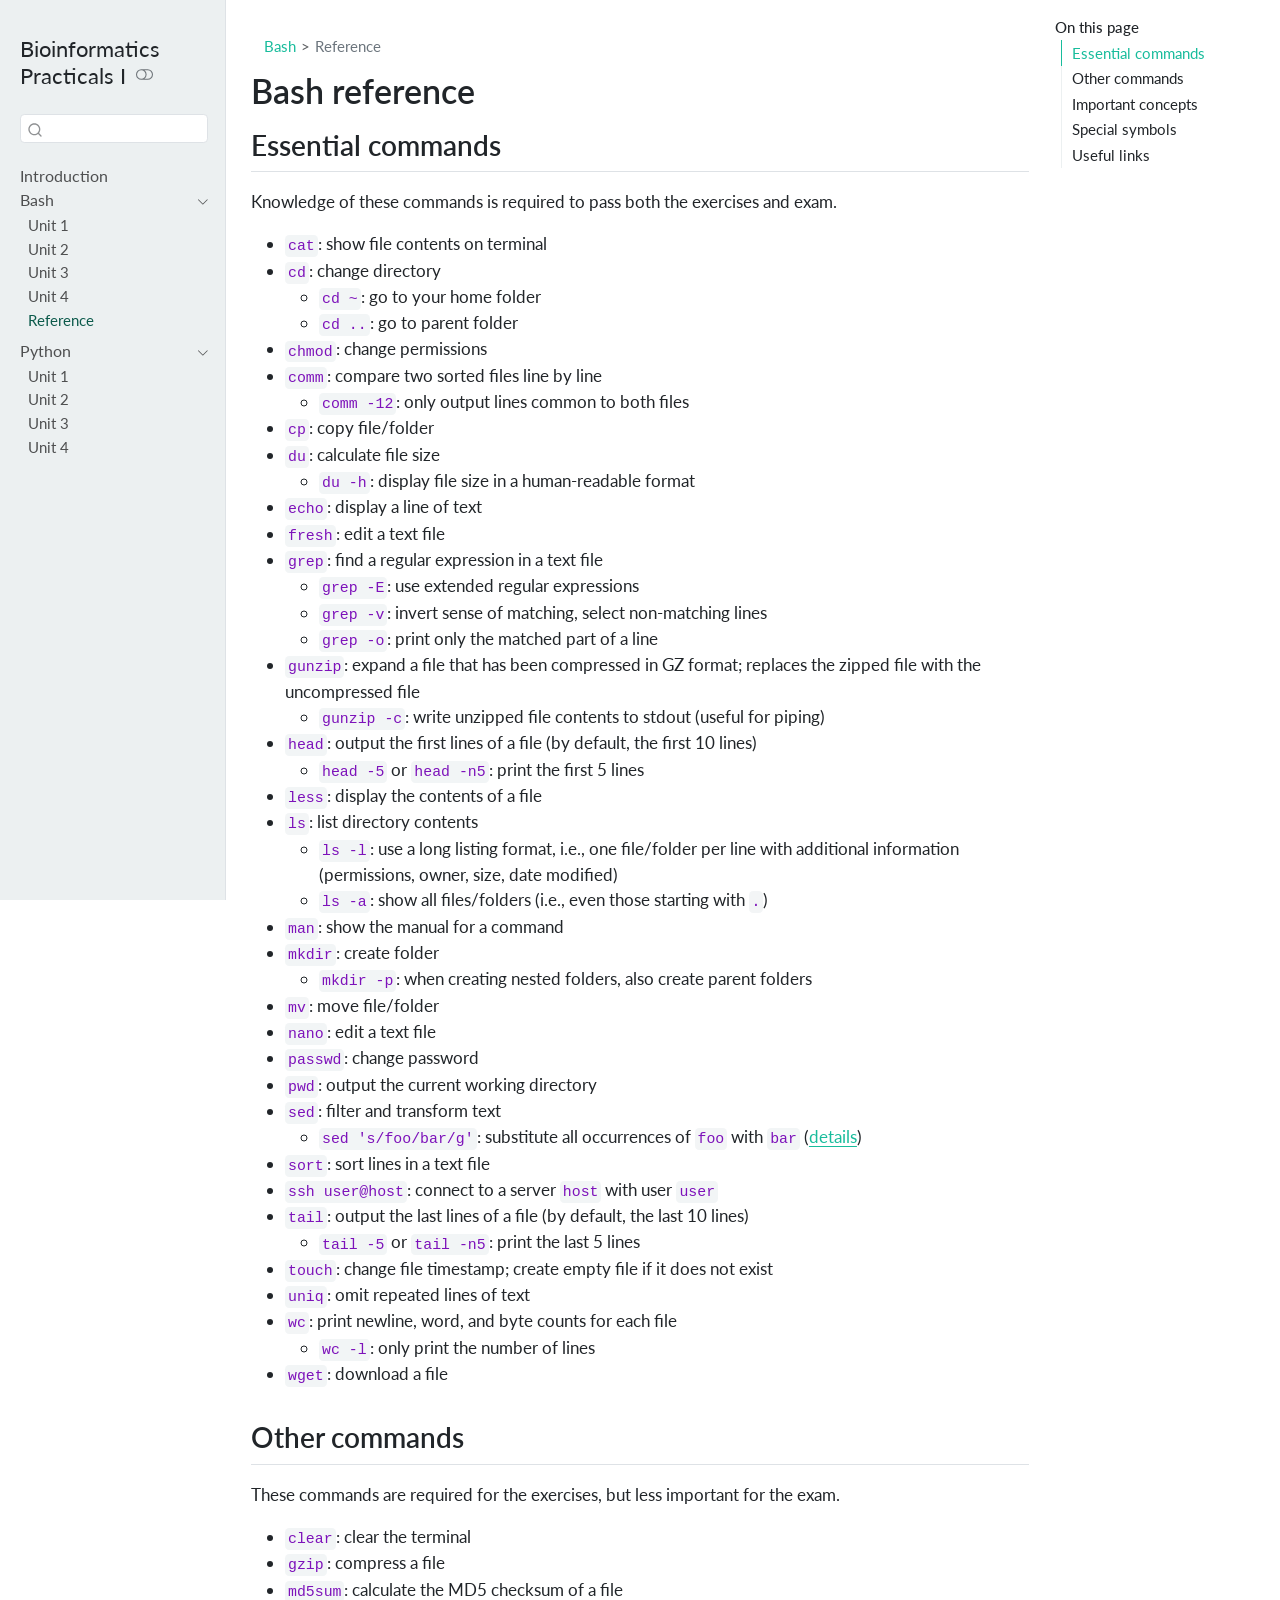
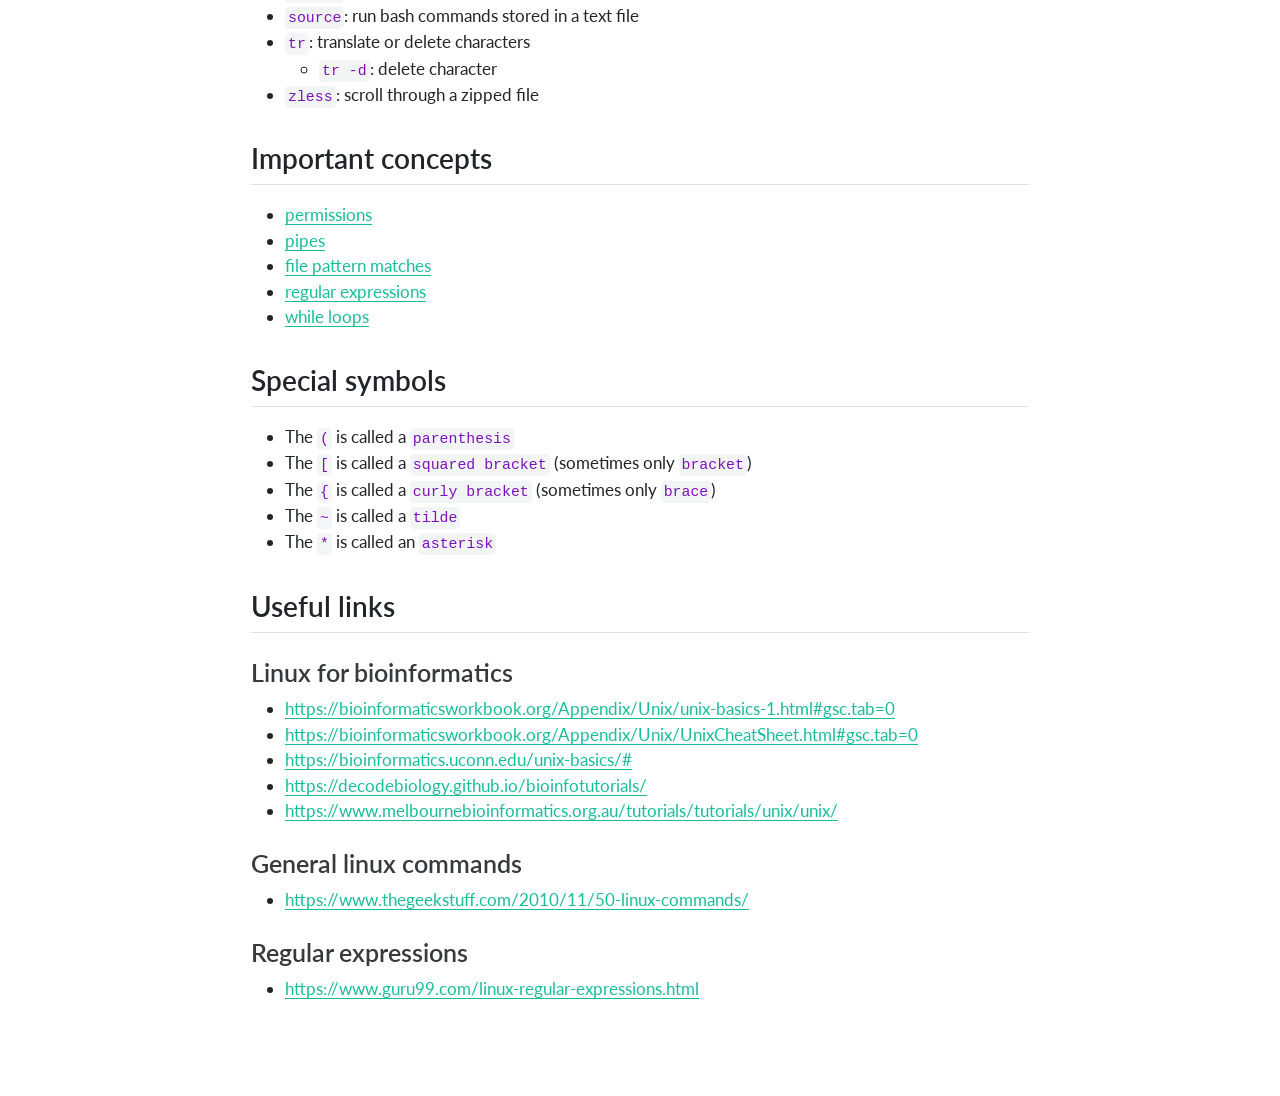
<file: bash_reference.html>
<!DOCTYPE html>
<html xmlns="http://www.w3.org/1999/xhtml" lang="en" xml:lang="en"><head>

<meta charset="utf-8">
<meta name="generator" content="quarto-1.9.37">

<meta name="viewport" content="width=device-width, initial-scale=1.0, user-scalable=yes">


<title>Bash reference – Bioinformatics Practicals I</title>
<style>
/* Default styles provided by pandoc.
** See https://pandoc.org/MANUAL.html#variables-for-html for config info.
*/
code{white-space: pre-wrap;}
span.smallcaps{font-variant: small-caps;}
div.columns{display: flex; gap: min(4vw, 1.5em);}
div.column{flex: auto; overflow-x: auto;}
div.hanging-indent{margin-left: 1.5em; text-indent: -1.5em;}
ul.task-list{list-style: none;}
ul.task-list li input[type="checkbox"] {
  width: 0.8em;
  margin: 0 0.8em 0.2em -1em; /* quarto-specific, see https://github.com/quarto-dev/quarto-cli/issues/4556 */ 
  vertical-align: middle;
}
</style>


<script src="site_libs/quarto-nav/quarto-nav.js"></script>
<script src="site_libs/quarto-nav/headroom.min.js"></script>
<script src="site_libs/clipboard/clipboard.min.js"></script>
<script src="site_libs/quarto-search/autocomplete.umd.js"></script>
<script src="site_libs/quarto-search/fuse.min.js"></script>
<script src="site_libs/quarto-search/quarto-search.js"></script>
<meta name="quarto:offset" content="./">
<script src="site_libs/quarto-html/quarto.js" type="module"></script>
<script src="site_libs/quarto-html/tabsets/tabsets.js" type="module"></script>
<script src="site_libs/quarto-html/popper.min.js"></script>
<script src="site_libs/quarto-html/tippy.umd.min.js"></script>
<script src="site_libs/quarto-html/anchor.min.js"></script>
<link href="site_libs/quarto-html/tippy.css" rel="stylesheet">
<link href="site_libs/quarto-html/quarto-syntax-highlighting-7f8f88aac4f3542376d5c11b86a4c14d.css" rel="stylesheet" class="quarto-color-scheme" id="quarto-text-highlighting-styles">
<link href="site_libs/quarto-html/quarto-syntax-highlighting-dark-d0ae9245876894da5ac7e18953ecc5cc.css" rel="stylesheet" class="quarto-color-scheme quarto-color-alternate" id="quarto-text-highlighting-styles">
<link href="site_libs/quarto-html/quarto-syntax-highlighting-7f8f88aac4f3542376d5c11b86a4c14d.css" rel="stylesheet" class="quarto-color-scheme-extra" id="quarto-text-highlighting-styles">
<script src="site_libs/bootstrap/bootstrap.min.js"></script>
<link href="site_libs/bootstrap/bootstrap-icons.css" rel="stylesheet">
<link href="site_libs/bootstrap/bootstrap-b263ad0a93230b7912c70cd3cc233063.min.css" rel="stylesheet" append-hash="true" class="quarto-color-scheme" id="quarto-bootstrap" data-mode="light">
<link href="site_libs/bootstrap/bootstrap-dark-16d93fc4ba7a999eebe9d38b368145e6.min.css" rel="stylesheet" append-hash="true" class="quarto-color-scheme quarto-color-alternate" id="quarto-bootstrap" data-mode="dark">
<link href="site_libs/bootstrap/bootstrap-b263ad0a93230b7912c70cd3cc233063.min.css" rel="stylesheet" append-hash="true" class="quarto-color-scheme-extra" id="quarto-bootstrap" data-mode="light">
<script id="quarto-search-options" type="application/json">{
  "location": "sidebar",
  "copy-button": false,
  "collapse-after": 3,
  "panel-placement": "start",
  "type": "textbox",
  "limit": 50,
  "keyboard-shortcut": [
    "f",
    "/",
    "s"
  ],
  "show-item-context": false,
  "language": {
    "search-no-results-text": "No results",
    "search-matching-documents-text": "matching documents",
    "search-copy-link-title": "Copy link to search",
    "search-hide-matches-text": "Hide additional matches",
    "search-more-match-text": "more match in this document",
    "search-more-matches-text": "more matches in this document",
    "search-clear-button-title": "Clear",
    "search-text-placeholder": "",
    "search-detached-cancel-button-title": "Cancel",
    "search-submit-button-title": "Submit",
    "search-label": "Search"
  }
}</script>


<link rel="stylesheet" href="styles.css">
</head>

<body class="nav-sidebar docked quarto-light"><script id="quarto-html-before-body" type="application/javascript">
    const toggleBodyColorMode = (bsSheetEl) => {
      const mode = bsSheetEl.getAttribute("data-mode");
      const bodyEl = window.document.querySelector("body");
      if (mode === "dark") {
        bodyEl.classList.add("quarto-dark");
        bodyEl.classList.remove("quarto-light");
      } else {
        bodyEl.classList.add("quarto-light");
        bodyEl.classList.remove("quarto-dark");
      }
    }
    const toggleBodyColorPrimary = () => {
      const bsSheetEl = window.document.querySelector("link#quarto-bootstrap:not([rel=disabled-stylesheet])");
      if (bsSheetEl) {
        toggleBodyColorMode(bsSheetEl);
      }
    }
    const setColorSchemeToggle = (alternate) => {
      const toggles = window.document.querySelectorAll('.quarto-color-scheme-toggle');
      for (let i=0; i < toggles.length; i++) {
        const toggle = toggles[i];
        if (toggle) {
          if (alternate) {
            toggle.classList.add("alternate");
          } else {
            toggle.classList.remove("alternate");
          }
        }
      }
    };
    const toggleColorMode = (alternate) => {
      // Switch the stylesheets
      const primaryStylesheets = window.document.querySelectorAll('link.quarto-color-scheme:not(.quarto-color-alternate)');
      const alternateStylesheets = window.document.querySelectorAll('link.quarto-color-scheme.quarto-color-alternate');
      manageTransitions('#quarto-margin-sidebar .nav-link', false);
      if (alternate) {
        // note: dark is layered on light, we don't disable primary!
        enableStylesheet(alternateStylesheets);
        for (const sheetNode of alternateStylesheets) {
          if (sheetNode.id === "quarto-bootstrap") {
            toggleBodyColorMode(sheetNode);
          }
        }
      } else {
        disableStylesheet(alternateStylesheets);
        enableStylesheet(primaryStylesheets)
        toggleBodyColorPrimary();
      }
      manageTransitions('#quarto-margin-sidebar .nav-link', true);
      // Switch the toggles
      setColorSchemeToggle(alternate)
      // Hack to workaround the fact that safari doesn't
      // properly recolor the scrollbar when toggling (#1455)
      if (navigator.userAgent.indexOf('Safari') > 0 && navigator.userAgent.indexOf('Chrome') == -1) {
        manageTransitions("body", false);
        window.scrollTo(0, 1);
        setTimeout(() => {
          window.scrollTo(0, 0);
          manageTransitions("body", true);
        }, 40);
      }
    }
    const disableStylesheet = (stylesheets) => {
      for (let i=0; i < stylesheets.length; i++) {
        const stylesheet = stylesheets[i];
        stylesheet.rel = 'disabled-stylesheet';
      }
    }
    const enableStylesheet = (stylesheets) => {
      for (let i=0; i < stylesheets.length; i++) {
        const stylesheet = stylesheets[i];
        if(stylesheet.rel !== 'stylesheet') { // for Chrome, which will still FOUC without this check
          stylesheet.rel = 'stylesheet';
        }
      }
    }
    const manageTransitions = (selector, allowTransitions) => {
      const els = window.document.querySelectorAll(selector);
      for (let i=0; i < els.length; i++) {
        const el = els[i];
        if (allowTransitions) {
          el.classList.remove('notransition');
        } else {
          el.classList.add('notransition');
        }
      }
    }
    const isFileUrl = () => {
      return window.location.protocol === 'file:';
    }
    const hasAlternateSentinel = () => {
      let styleSentinel = getColorSchemeSentinel();
      if (styleSentinel !== null) {
        return styleSentinel === "alternate";
      } else {
        return false;
      }
    }
    const setStyleSentinel = (alternate) => {
      const value = alternate ? "alternate" : "default";
      if (!isFileUrl()) {
        window.localStorage.setItem("quarto-color-scheme", value);
      } else {
        localAlternateSentinel = value;
      }
    }
    const getColorSchemeSentinel = () => {
      if (!isFileUrl()) {
        const storageValue = window.localStorage.getItem("quarto-color-scheme");
        return storageValue != null ? storageValue : localAlternateSentinel;
      } else {
        return localAlternateSentinel;
      }
    }
    const toggleGiscusIfUsed = (isAlternate, darkModeDefault) => {
      const baseTheme = document.querySelector('#giscus-base-theme')?.value ?? 'light';
      const alternateTheme = document.querySelector('#giscus-alt-theme')?.value ?? 'dark';
      let newTheme = '';
      if(authorPrefersDark) {
        newTheme = isAlternate ? baseTheme : alternateTheme;
      } else {
        newTheme = isAlternate ? alternateTheme : baseTheme;
      }
      const changeGiscusTheme = () => {
        // From: https://github.com/giscus/giscus/issues/336
        const sendMessage = (message) => {
          const iframe = document.querySelector('iframe.giscus-frame');
          if (!iframe) return;
          iframe.contentWindow.postMessage({ giscus: message }, 'https://giscus.app');
        }
        sendMessage({
          setConfig: {
            theme: newTheme
          }
        });
      }
      const isGiscussLoaded = window.document.querySelector('iframe.giscus-frame') !== null;
      if (isGiscussLoaded) {
        changeGiscusTheme();
      }
    };
    const authorPrefersDark = false;
    const darkModeDefault = authorPrefersDark;
      document.querySelector('link#quarto-text-highlighting-styles.quarto-color-scheme-extra').rel = 'disabled-stylesheet';
      document.querySelector('link#quarto-bootstrap.quarto-color-scheme-extra').rel = 'disabled-stylesheet';
    let localAlternateSentinel = darkModeDefault ? 'alternate' : 'default';
    // Dark / light mode switch
    window.quartoToggleColorScheme = () => {
      // Read the current dark / light value
      let toAlternate = !hasAlternateSentinel();
      toggleColorMode(toAlternate);
      setStyleSentinel(toAlternate);
      toggleGiscusIfUsed(toAlternate, darkModeDefault);
      window.dispatchEvent(new Event('resize'));
    };
    // Switch to dark mode if need be
    if (hasAlternateSentinel()) {
      toggleColorMode(true);
    } else {
      toggleColorMode(false);
    }
  </script>

<div id="quarto-search-results"></div>
  <header id="quarto-header" class="headroom fixed-top">
  <nav class="quarto-secondary-nav">
    <div class="container-fluid d-flex">
      <button type="button" class="quarto-btn-toggle btn" data-bs-toggle="collapse" role="button" data-bs-target=".quarto-sidebar-collapse-item" aria-controls="quarto-sidebar" aria-expanded="false" aria-label="Toggle sidebar navigation" onclick="if (window.quartoToggleHeadroom) { window.quartoToggleHeadroom(); }">
        <i class="bi bi-layout-text-sidebar-reverse"></i>
      </button>
        <nav class="quarto-page-breadcrumbs" aria-label="breadcrumb"><ol class="breadcrumb"><li class="breadcrumb-item"><a href="./bash1.html">Bash</a></li><li class="breadcrumb-item"><a href="./bash_reference.html">Reference</a></li></ol></nav>
        <a class="flex-grow-1" role="navigation" data-bs-toggle="collapse" data-bs-target=".quarto-sidebar-collapse-item" aria-controls="quarto-sidebar" aria-expanded="false" aria-label="Toggle sidebar navigation" onclick="if (window.quartoToggleHeadroom) { window.quartoToggleHeadroom(); }">      
        </a>
      <button type="button" class="btn quarto-search-button" aria-label="Search" onclick="window.quartoOpenSearch();">
        <i class="bi bi-search"></i>
      </button>
    </div>
  </nav>
</header>
<!-- content -->
<div id="quarto-content" class="quarto-container page-columns page-rows-contents page-layout-article">
<!-- sidebar -->
  <nav id="quarto-sidebar" class="sidebar collapse collapse-horizontal quarto-sidebar-collapse-item sidebar-navigation docked overflow-auto">
    <div class="pt-lg-2 mt-2 text-left sidebar-header">
    <div class="sidebar-title mb-0 py-0">
      <a href="./">Bioinformatics Practicals I</a> 
        <div class="sidebar-tools-main">
  <a href="" class="quarto-color-scheme-toggle quarto-navigation-tool  px-1" onclick="window.quartoToggleColorScheme(); return false;" title="Toggle dark mode"><i class="bi"></i></a>
</div>
    </div>
      </div>
        <div class="mt-2 flex-shrink-0 align-items-center">
        <div class="sidebar-search">
        <div id="quarto-search" class="" title="Search"></div>
        </div>
        </div>
    <div class="sidebar-menu-container"> 
    <ul class="list-unstyled mt-1">
        <li class="sidebar-item">
  <div class="sidebar-item-container"> 
  <a href="./index.html" class="sidebar-item-text sidebar-link">
 <span class="menu-text">Introduction</span></a>
  </div>
</li>
        <li class="sidebar-item sidebar-item-section">
      <div class="sidebar-item-container"> 
            <a class="sidebar-item-text sidebar-link text-start" data-bs-toggle="collapse" data-bs-target="#quarto-sidebar-section-1" role="navigation" aria-expanded="true">
 <span class="menu-text">Bash</span></a>
          <a class="sidebar-item-toggle text-start" data-bs-toggle="collapse" data-bs-target="#quarto-sidebar-section-1" role="navigation" aria-expanded="true" aria-label="Toggle section">
            <i class="bi bi-chevron-right ms-2"></i>
          </a> 
      </div>
      <ul id="quarto-sidebar-section-1" class="collapse list-unstyled sidebar-section depth1 show">  
          <li class="sidebar-item">
  <div class="sidebar-item-container"> 
  <a href="./bash1.html" class="sidebar-item-text sidebar-link">
 <span class="menu-text">Unit 1</span></a>
  </div>
</li>
          <li class="sidebar-item">
  <div class="sidebar-item-container"> 
  <a href="./bash2.html" class="sidebar-item-text sidebar-link">
 <span class="menu-text">Unit 2</span></a>
  </div>
</li>
          <li class="sidebar-item">
  <div class="sidebar-item-container"> 
  <a href="./bash3.html" class="sidebar-item-text sidebar-link">
 <span class="menu-text">Unit 3</span></a>
  </div>
</li>
          <li class="sidebar-item">
  <div class="sidebar-item-container"> 
  <a href="./bash4.html" class="sidebar-item-text sidebar-link">
 <span class="menu-text">Unit 4</span></a>
  </div>
</li>
          <li class="sidebar-item">
  <div class="sidebar-item-container"> 
  <a href="./bash_reference.html" class="sidebar-item-text sidebar-link active">
 <span class="menu-text">Reference</span></a>
  </div>
</li>
      </ul>
  </li>
        <li class="sidebar-item sidebar-item-section">
      <div class="sidebar-item-container"> 
            <a class="sidebar-item-text sidebar-link text-start" data-bs-toggle="collapse" data-bs-target="#quarto-sidebar-section-2" role="navigation" aria-expanded="true">
 <span class="menu-text">Python</span></a>
          <a class="sidebar-item-toggle text-start" data-bs-toggle="collapse" data-bs-target="#quarto-sidebar-section-2" role="navigation" aria-expanded="true" aria-label="Toggle section">
            <i class="bi bi-chevron-right ms-2"></i>
          </a> 
      </div>
      <ul id="quarto-sidebar-section-2" class="collapse list-unstyled sidebar-section depth1 show">  
          <li class="sidebar-item">
  <div class="sidebar-item-container"> 
  <a href="./python1.html" class="sidebar-item-text sidebar-link">
 <span class="menu-text">Unit 1</span></a>
  </div>
</li>
          <li class="sidebar-item">
  <div class="sidebar-item-container"> 
  <a href="./python2.html" class="sidebar-item-text sidebar-link">
 <span class="menu-text">Unit 2</span></a>
  </div>
</li>
          <li class="sidebar-item">
  <div class="sidebar-item-container"> 
  <a href="./python3.html" class="sidebar-item-text sidebar-link">
 <span class="menu-text">Unit 3</span></a>
  </div>
</li>
          <li class="sidebar-item">
  <div class="sidebar-item-container"> 
  <a href="./python4.html" class="sidebar-item-text sidebar-link">
 <span class="menu-text">Unit 4</span></a>
  </div>
</li>
      </ul>
  </li>
    </ul>
    </div>
</nav>
<div id="quarto-sidebar-glass" class="quarto-sidebar-collapse-item" data-bs-toggle="collapse" data-bs-target=".quarto-sidebar-collapse-item"></div>
<!-- margin-sidebar -->
    <div id="quarto-margin-sidebar" class="sidebar margin-sidebar">
        <nav id="TOC" role="doc-toc" class="toc-active">
    <h2 id="toc-title">On this page</h2>
   
  <ul>
  <li><a href="#essential-commands" id="toc-essential-commands" class="nav-link active" data-scroll-target="#essential-commands">Essential commands</a></li>
  <li><a href="#other-commands" id="toc-other-commands" class="nav-link" data-scroll-target="#other-commands">Other commands</a></li>
  <li><a href="#important-concepts" id="toc-important-concepts" class="nav-link" data-scroll-target="#important-concepts">Important concepts</a></li>
  <li><a href="#special-symbols" id="toc-special-symbols" class="nav-link" data-scroll-target="#special-symbols">Special symbols</a></li>
  <li><a href="#useful-links" id="toc-useful-links" class="nav-link" data-scroll-target="#useful-links">Useful links</a>
  <ul class="collapse">
  <li><a href="#linux-for-bioinformatics" id="toc-linux-for-bioinformatics" class="nav-link" data-scroll-target="#linux-for-bioinformatics">Linux for bioinformatics</a></li>
  <li><a href="#general-linux-commands" id="toc-general-linux-commands" class="nav-link" data-scroll-target="#general-linux-commands">General linux commands</a></li>
  <li><a href="#regular-expressions" id="toc-regular-expressions" class="nav-link" data-scroll-target="#regular-expressions">Regular expressions</a></li>
  </ul></li>
  </ul>
</nav>
    </div>
<!-- main -->
<main class="content" id="quarto-document-content">


<header id="title-block-header" class="quarto-title-block default"><nav class="quarto-page-breadcrumbs quarto-title-breadcrumbs d-none d-lg-block" aria-label="breadcrumb"><ol class="breadcrumb"><li class="breadcrumb-item"><a href="./bash1.html">Bash</a></li><li class="breadcrumb-item"><a href="./bash_reference.html">Reference</a></li></ol></nav>
<div class="quarto-title">
<h1 class="title">Bash reference</h1>
</div>



<div class="quarto-title-meta">

    
  
    
  </div>
  


</header>


<section id="essential-commands" class="level2">
<h2 class="anchored" data-anchor-id="essential-commands">Essential commands</h2>
<p>Knowledge of these commands is required to pass both the exercises and exam.</p>
<ul>
<li><code>cat</code>: show file contents on terminal</li>
<li><code>cd</code>: change directory
<ul>
<li><code>cd ~</code>: go to your home folder</li>
<li><code>cd ..</code>: go to parent folder</li>
</ul></li>
<li><code>chmod</code>: change permissions</li>
<li><code>comm</code>: compare two sorted files line by line
<ul>
<li><code>comm -12</code>: only output lines common to both files</li>
</ul></li>
<li><code>cp</code>: copy file/folder</li>
<li><code>du</code>: calculate file size
<ul>
<li><code>du -h</code>: display file size in a human-readable format</li>
</ul></li>
<li><code>echo</code>: display a line of text</li>
<li><code>fresh</code>: edit a text file</li>
<li><code>grep</code>: find a regular expression in a text file
<ul>
<li><code>grep -E</code>: use extended regular expressions</li>
<li><code>grep -v</code>: invert sense of matching, select non-matching lines</li>
<li><code>grep -o</code>: print only the matched part of a line</li>
</ul></li>
<li><code>gunzip</code>: expand a file that has been compressed in GZ format; replaces the zipped file with the uncompressed file
<ul>
<li><code>gunzip -c</code>: write unzipped file contents to stdout (useful for piping)</li>
</ul></li>
<li><code>head</code>: output the first lines of a file (by default, the first 10 lines)
<ul>
<li><code>head -5</code> or <code>head -n5</code>: print the first 5 lines</li>
</ul></li>
<li><code>less</code>: display the contents of a file</li>
<li><code>ls</code>: list directory contents
<ul>
<li><code>ls -l</code>: use a long listing format, i.e., one file/folder per line with additional information (permissions, owner, size, date modified)</li>
<li><code>ls -a</code>: show all files/folders (i.e., even those starting with <code>.</code>)</li>
</ul></li>
<li><code>man</code>: show the manual for a command</li>
<li><code>mkdir</code>: create folder
<ul>
<li><code>mkdir -p</code>: when creating nested folders, also create parent folders</li>
</ul></li>
<li><code>mv</code>: move file/folder</li>
<li><code>nano</code>: edit a text file</li>
<li><code>passwd</code>: change password</li>
<li><code>pwd</code>: output the current working directory</li>
<li><code>sed</code>: filter and transform text
<ul>
<li><code>sed 's/foo/bar/g'</code>: substitute all occurrences of <code>foo</code> with <code>bar</code> (<a href="bash.html#reformatting-the-ensembl-fasta-file">details</a>)</li>
</ul></li>
<li><code>sort</code>: sort lines in a text file</li>
<li><code>ssh user@host</code>: connect to a server <code>host</code> with user <code>user</code></li>
<li><code>tail</code>: output the last lines of a file (by default, the last 10 lines)
<ul>
<li><code>tail -5</code> or <code>tail -n5</code>: print the last 5 lines</li>
</ul></li>
<li><code>touch</code>: change file timestamp; create empty file if it does not exist</li>
<li><code>uniq</code>: omit repeated lines of text</li>
<li><code>wc</code>: print newline, word, and byte counts for each file
<ul>
<li><code>wc -l</code>: only print the number of lines</li>
</ul></li>
<li><code>wget</code>: download a file</li>
</ul>
</section>
<section id="other-commands" class="level2">
<h2 class="anchored" data-anchor-id="other-commands">Other commands</h2>
<p>These commands are required for the exercises, but less important for the exam.</p>
<ul>
<li><code>clear</code>: clear the terminal</li>
<li><code>gzip</code>: compress a file</li>
<li><code>md5sum</code>: calculate the MD5 checksum of a file</li>
<li><code>source</code>: run bash commands stored in a text file</li>
<li><code>tr</code>: translate or delete characters
<ul>
<li><code>tr -d</code>: delete character</li>
</ul></li>
<li><code>zless</code>: scroll through a zipped file</li>
</ul>
</section>
<section id="important-concepts" class="level2">
<h2 class="anchored" data-anchor-id="important-concepts">Important concepts</h2>
<ul>
<li><a href="bash.html#permissions">permissions</a></li>
<li><a href="bash.html#pipes">pipes</a></li>
<li><a href="bash.html#file-pattern-matches">file pattern matches</a></li>
<li><a href="bash.html#simple-regular-expressions">regular expressions</a></li>
<li><a href="bash.html#loops">while loops</a></li>
</ul>
</section>
<section id="special-symbols" class="level2">
<h2 class="anchored" data-anchor-id="special-symbols">Special symbols</h2>
<ul>
<li>The <code>(</code> is called a <code>parenthesis</code></li>
<li>The <code>[</code> is called a <code>squared bracket</code> (sometimes only <code>bracket</code>)</li>
<li>The <code>{</code> is called a <code>curly bracket</code> (sometimes only <code>brace</code>)</li>
<li>The <code>~</code> is called a <code>tilde</code></li>
<li>The <code>*</code> is called an <code>asterisk</code></li>
</ul>
</section>
<section id="useful-links" class="level2">
<h2 class="anchored" data-anchor-id="useful-links">Useful links</h2>
<section id="linux-for-bioinformatics" class="level3">
<h3 class="anchored" data-anchor-id="linux-for-bioinformatics">Linux for bioinformatics</h3>
<ul>
<li><a href="https://bioinformaticsworkbook.org/Appendix/Unix/unix-basics-1.html#gsc.tab=0" class="uri">https://bioinformaticsworkbook.org/Appendix/Unix/unix-basics-1.html#gsc.tab=0</a></li>
<li><a href="https://bioinformaticsworkbook.org/Appendix/Unix/UnixCheatSheet.html#gsc.tab=0" class="uri">https://bioinformaticsworkbook.org/Appendix/Unix/UnixCheatSheet.html#gsc.tab=0</a></li>
<li><a href="https://bioinformatics.uconn.edu/unix-basics/#" class="uri">https://bioinformatics.uconn.edu/unix-basics/#</a></li>
<li><a href="https://decodebiology.github.io/bioinfotutorials/" class="uri">https://decodebiology.github.io/bioinfotutorials/</a></li>
<li><a href="https://www.melbournebioinformatics.org.au/tutorials/tutorials/unix/unix/" class="uri">https://www.melbournebioinformatics.org.au/tutorials/tutorials/unix/unix/</a></li>
</ul>
</section>
<section id="general-linux-commands" class="level3">
<h3 class="anchored" data-anchor-id="general-linux-commands">General linux commands</h3>
<ul>
<li><a href="https://www.thegeekstuff.com/2010/11/50-linux-commands/" class="uri">https://www.thegeekstuff.com/2010/11/50-linux-commands/</a></li>
</ul>
</section>
<section id="regular-expressions" class="level3">
<h3 class="anchored" data-anchor-id="regular-expressions">Regular expressions</h3>
<ul>
<li><a href="https://www.guru99.com/linux-regular-expressions.html" class="uri">https://www.guru99.com/linux-regular-expressions.html</a></li>
</ul>


</section>
</section>

</main> <!-- /main -->
<script id="quarto-html-after-body" type="application/javascript">
  window.document.addEventListener("DOMContentLoaded", function (event) {
    // Ensure there is a toggle, if there isn't float one in the top right
    if (window.document.querySelector('.quarto-color-scheme-toggle') === null) {
      const a = window.document.createElement('a');
      a.classList.add('top-right');
      a.classList.add('quarto-color-scheme-toggle');
      a.href = "";
      a.onclick = function() { try { window.quartoToggleColorScheme(); } catch {} return false; };
      const i = window.document.createElement("i");
      i.classList.add('bi');
      a.appendChild(i);
      window.document.body.appendChild(a);
    }
    setColorSchemeToggle(hasAlternateSentinel())
    const icon = "";
    const anchorJS = new window.AnchorJS();
    anchorJS.options = {
      placement: 'right',
      icon: icon
    };
    anchorJS.add('.anchored');
    const isCodeAnnotation = (el) => {
      for (const clz of el.classList) {
        if (clz.startsWith('code-annotation-')) {                     
          return true;
        }
      }
      return false;
    }
    const onCopySuccess = function(e) {
      // button target
      const button = e.trigger;
      // don't keep focus
      button.blur();
      // flash "checked"
      button.classList.add('code-copy-button-checked');
      var currentTitle = button.getAttribute("title");
      button.setAttribute("title", "Copied!");
      let tooltip;
      if (window.bootstrap) {
        button.setAttribute("data-bs-toggle", "tooltip");
        button.setAttribute("data-bs-placement", "left");
        button.setAttribute("data-bs-title", "Copied!");
        tooltip = new bootstrap.Tooltip(button, 
          { trigger: "manual", 
            customClass: "code-copy-button-tooltip",
            offset: [0, -8]});
        tooltip.show();    
      }
      setTimeout(function() {
        if (tooltip) {
          tooltip.hide();
          button.removeAttribute("data-bs-title");
          button.removeAttribute("data-bs-toggle");
          button.removeAttribute("data-bs-placement");
        }
        button.setAttribute("title", currentTitle);
        button.classList.remove('code-copy-button-checked');
      }, 1000);
      // clear code selection
      e.clearSelection();
    }
    const getTextToCopy = function(trigger) {
      const outerScaffold = trigger.parentElement.cloneNode(true);
      const codeEl = outerScaffold.querySelector('code');
      for (const childEl of codeEl.children) {
        if (isCodeAnnotation(childEl)) {
          childEl.remove();
        }
      }
      return codeEl.innerText;
    }
    const clipboard = new window.ClipboardJS('.code-copy-button:not([data-in-quarto-modal])', {
      text: getTextToCopy
    });
    clipboard.on('success', onCopySuccess);
    if (window.document.getElementById('quarto-embedded-source-code-modal')) {
      const clipboardModal = new window.ClipboardJS('.code-copy-button[data-in-quarto-modal]', {
        text: getTextToCopy,
        container: window.document.getElementById('quarto-embedded-source-code-modal')
      });
      clipboardModal.on('success', onCopySuccess);
    }
      var localhostRegex = new RegExp(/^(?:http|https):\/\/localhost\:?[0-9]*\//);
      var mailtoRegex = new RegExp(/^mailto:/);
        var filterRegex = new RegExp("https:\/\/csbg\.github\.io\/BioinformaticsPracticals1\/");
      var isInternal = (href) => {
          return filterRegex.test(href) || localhostRegex.test(href) || mailtoRegex.test(href);
      }
      // Inspect non-navigation links and adorn them if external
     var links = window.document.querySelectorAll('a[href]:not(.nav-link):not(.navbar-brand):not(.toc-action):not(.sidebar-link):not(.sidebar-item-toggle):not(.pagination-link):not(.no-external):not([aria-hidden]):not(.dropdown-item):not(.quarto-navigation-tool):not(.about-link)');
      for (var i=0; i<links.length; i++) {
        const link = links[i];
        if (!isInternal(link.href)) {
          // undo the damage that might have been done by quarto-nav.js in the case of
          // links that we want to consider external
          if (link.dataset.originalHref !== undefined) {
            link.href = link.dataset.originalHref;
          }
        }
      }
    function tippyHover(el, contentFn, onTriggerFn, onUntriggerFn) {
      const config = {
        allowHTML: true,
        maxWidth: 500,
        delay: 100,
        arrow: false,
        appendTo: function(el) {
            return el.parentElement;
        },
        interactive: true,
        interactiveBorder: 10,
        theme: 'quarto',
        placement: 'bottom-start',
      };
      if (contentFn) {
        config.content = contentFn;
      }
      if (onTriggerFn) {
        config.onTrigger = onTriggerFn;
      }
      if (onUntriggerFn) {
        config.onUntrigger = onUntriggerFn;
      }
      window.tippy(el, config); 
    }
    const noterefs = window.document.querySelectorAll('a[role="doc-noteref"]');
    for (var i=0; i<noterefs.length; i++) {
      const ref = noterefs[i];
      tippyHover(ref, function() {
        // use id or data attribute instead here
        let href = ref.getAttribute('data-footnote-href') || ref.getAttribute('href');
        try { href = new URL(href).hash; } catch {}
        const id = href.replace(/^#\/?/, "");
        const note = window.document.getElementById(id);
        if (note) {
          return note.innerHTML;
        } else {
          return "";
        }
      });
    }
    const xrefs = window.document.querySelectorAll('a.quarto-xref');
    const processXRef = (id, note) => {
      // Strip column container classes
      const stripColumnClz = (el) => {
        el.classList.remove("page-full", "page-columns");
        if (el.children) {
          for (const child of el.children) {
            stripColumnClz(child);
          }
        }
      }
      stripColumnClz(note)
      if (id === null || id.startsWith('sec-')) {
        // Special case sections, only their first couple elements
        const container = document.createElement("div");
        if (note.children && note.children.length > 2) {
          container.appendChild(note.children[0].cloneNode(true));
          for (let i = 1; i < note.children.length; i++) {
            const child = note.children[i];
            if (child.tagName === "P" && child.innerText === "") {
              continue;
            } else {
              container.appendChild(child.cloneNode(true));
              break;
            }
          }
          if (window.Quarto?.typesetMath) {
            window.Quarto.typesetMath(container);
          }
          return container.innerHTML
        } else {
          if (window.Quarto?.typesetMath) {
            window.Quarto.typesetMath(note);
          }
          return note.innerHTML;
        }
      } else {
        // Remove any anchor links if they are present
        const anchorLink = note.querySelector('a.anchorjs-link');
        if (anchorLink) {
          anchorLink.remove();
        }
        if (window.Quarto?.typesetMath) {
          window.Quarto.typesetMath(note);
        }
        if (note.classList.contains("callout")) {
          return note.outerHTML;
        } else {
          return note.innerHTML;
        }
      }
    }
    for (var i=0; i<xrefs.length; i++) {
      const xref = xrefs[i];
      tippyHover(xref, undefined, function(instance) {
        instance.disable();
        let url = xref.getAttribute('href');
        let hash = undefined; 
        if (url.startsWith('#')) {
          hash = url;
        } else {
          try { hash = new URL(url).hash; } catch {}
        }
        if (hash) {
          const id = hash.replace(/^#\/?/, "");
          const note = window.document.getElementById(id);
          if (note !== null) {
            try {
              const html = processXRef(id, note.cloneNode(true));
              instance.setContent(html);
            } finally {
              instance.enable();
              instance.show();
            }
          } else {
            // See if we can fetch this
            fetch(url.split('#')[0])
            .then(res => res.text())
            .then(html => {
              const parser = new DOMParser();
              const htmlDoc = parser.parseFromString(html, "text/html");
              const note = htmlDoc.getElementById(id);
              if (note !== null) {
                const html = processXRef(id, note);
                instance.setContent(html);
              } 
            }).finally(() => {
              instance.enable();
              instance.show();
            });
          }
        } else {
          // See if we can fetch a full url (with no hash to target)
          // This is a special case and we should probably do some content thinning / targeting
          fetch(url)
          .then(res => res.text())
          .then(html => {
            const parser = new DOMParser();
            const htmlDoc = parser.parseFromString(html, "text/html");
            const note = htmlDoc.querySelector('main.content');
            if (note !== null) {
              // This should only happen for chapter cross references
              // (since there is no id in the URL)
              // remove the first header
              if (note.children.length > 0 && note.children[0].tagName === "HEADER") {
                note.children[0].remove();
              }
              const html = processXRef(null, note);
              instance.setContent(html);
            } 
          }).finally(() => {
            instance.enable();
            instance.show();
          });
        }
      }, function(instance) {
      });
    }
        let selectedAnnoteEl;
        const selectorForAnnotation = ( cell, annotation) => {
          let cellAttr = 'data-code-cell="' + cell + '"';
          let lineAttr = 'data-code-annotation="' +  annotation + '"';
          const selector = 'span[' + cellAttr + '][' + lineAttr + ']';
          return selector;
        }
        const selectCodeLines = (annoteEl) => {
          const doc = window.document;
          const targetCell = annoteEl.getAttribute("data-target-cell");
          const targetAnnotation = annoteEl.getAttribute("data-target-annotation");
          const annoteSpan = window.document.querySelector(selectorForAnnotation(targetCell, targetAnnotation));
          const lines = annoteSpan.getAttribute("data-code-lines").split(",");
          const lineIds = lines.map((line) => {
            return targetCell + "-" + line;
          })
          let top = null;
          let height = null;
          let parent = null;
          if (lineIds.length > 0) {
              //compute the position of the single el (top and bottom and make a div)
              const el = window.document.getElementById(lineIds[0]);
              top = el.offsetTop;
              height = el.offsetHeight;
              parent = el.parentElement.parentElement;
            if (lineIds.length > 1) {
              const lastEl = window.document.getElementById(lineIds[lineIds.length - 1]);
              const bottom = lastEl.offsetTop + lastEl.offsetHeight;
              height = bottom - top;
            }
            if (top !== null && height !== null && parent !== null) {
              // cook up a div (if necessary) and position it 
              let div = window.document.getElementById("code-annotation-line-highlight");
              if (div === null) {
                div = window.document.createElement("div");
                div.setAttribute("id", "code-annotation-line-highlight");
                div.style.position = 'absolute';
                parent.appendChild(div);
              }
              div.style.top = top - 2 + "px";
              div.style.height = height + 4 + "px";
              div.style.left = 0;
              let gutterDiv = window.document.getElementById("code-annotation-line-highlight-gutter");
              if (gutterDiv === null) {
                gutterDiv = window.document.createElement("div");
                gutterDiv.setAttribute("id", "code-annotation-line-highlight-gutter");
                gutterDiv.style.position = 'absolute';
                const codeCell = window.document.getElementById(targetCell);
                const gutter = codeCell.querySelector('.code-annotation-gutter');
                gutter.appendChild(gutterDiv);
              }
              gutterDiv.style.top = top - 2 + "px";
              gutterDiv.style.height = height + 4 + "px";
            }
            selectedAnnoteEl = annoteEl;
          }
        };
        const unselectCodeLines = () => {
          const elementsIds = ["code-annotation-line-highlight", "code-annotation-line-highlight-gutter"];
          elementsIds.forEach((elId) => {
            const div = window.document.getElementById(elId);
            if (div) {
              div.remove();
            }
          });
          selectedAnnoteEl = undefined;
        };
          // Handle positioning of the toggle
      window.addEventListener(
        "resize",
        throttle(() => {
          elRect = undefined;
          if (selectedAnnoteEl) {
            selectCodeLines(selectedAnnoteEl);
          }
        }, 10)
      );
      function throttle(fn, ms) {
      let throttle = false;
      let timer;
        return (...args) => {
          if(!throttle) { // first call gets through
              fn.apply(this, args);
              throttle = true;
          } else { // all the others get throttled
              if(timer) clearTimeout(timer); // cancel #2
              timer = setTimeout(() => {
                fn.apply(this, args);
                timer = throttle = false;
              }, ms);
          }
        };
      }
        // Attach click handler to the DT
        const annoteDls = window.document.querySelectorAll('dt[data-target-cell]');
        for (const annoteDlNode of annoteDls) {
          annoteDlNode.addEventListener('click', (event) => {
            const clickedEl = event.target;
            if (clickedEl !== selectedAnnoteEl) {
              unselectCodeLines();
              const activeEl = window.document.querySelector('dt[data-target-cell].code-annotation-active');
              if (activeEl) {
                activeEl.classList.remove('code-annotation-active');
              }
              selectCodeLines(clickedEl);
              clickedEl.classList.add('code-annotation-active');
            } else {
              // Unselect the line
              unselectCodeLines();
              clickedEl.classList.remove('code-annotation-active');
            }
          });
        }
    const findCites = (el) => {
      const parentEl = el.parentElement;
      if (parentEl) {
        const cites = parentEl.dataset.cites;
        if (cites) {
          return {
            el,
            cites: cites.split(' ')
          };
        } else {
          return findCites(el.parentElement)
        }
      } else {
        return undefined;
      }
    };
    var bibliorefs = window.document.querySelectorAll('a[role="doc-biblioref"]');
    for (var i=0; i<bibliorefs.length; i++) {
      const ref = bibliorefs[i];
      const citeInfo = findCites(ref);
      if (citeInfo) {
        tippyHover(citeInfo.el, function() {
          var popup = window.document.createElement('div');
          citeInfo.cites.forEach(function(cite) {
            var citeDiv = window.document.createElement('div');
            citeDiv.classList.add('hanging-indent');
            citeDiv.classList.add('csl-entry');
            var biblioDiv = window.document.getElementById('ref-' + cite);
            if (biblioDiv) {
              citeDiv.innerHTML = biblioDiv.innerHTML;
            }
            popup.appendChild(citeDiv);
          });
          return popup.innerHTML;
        });
      }
    }
  });
  </script>
</div> <!-- /content -->




</body></html>
</file>
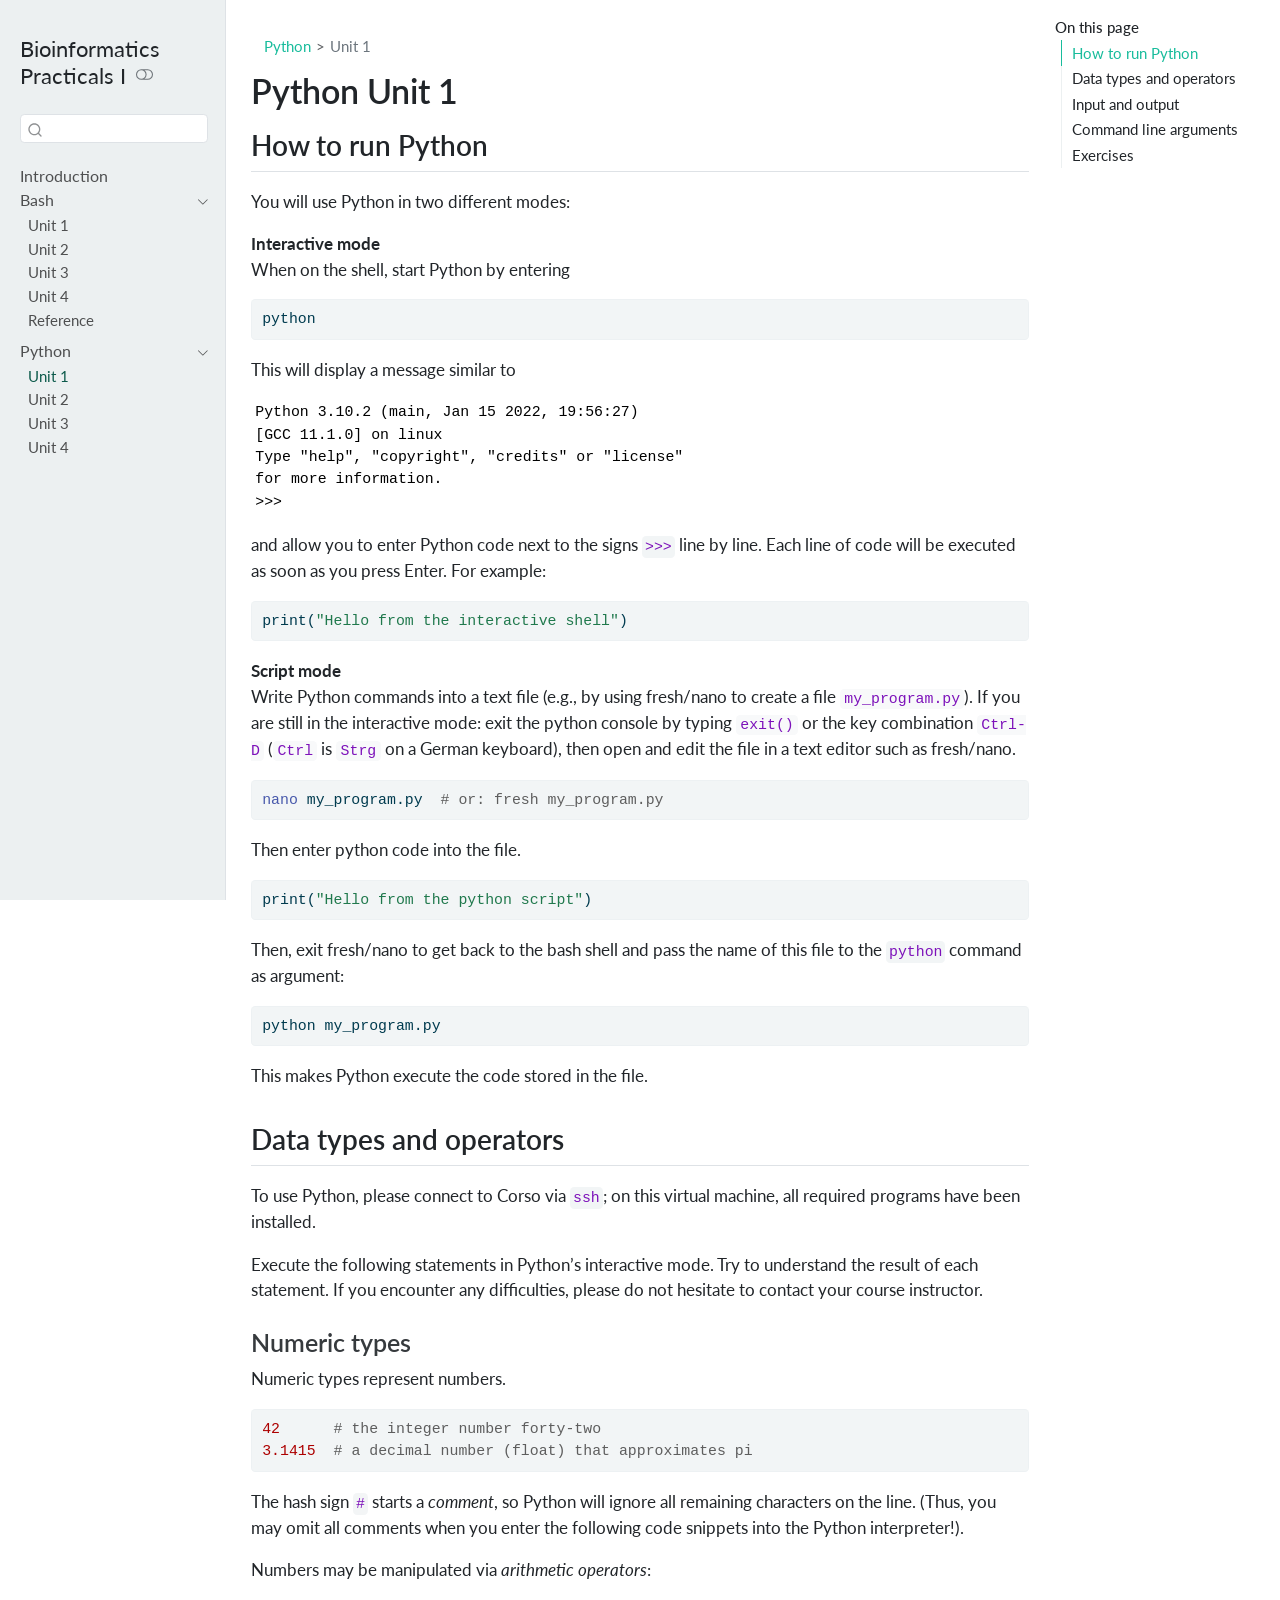
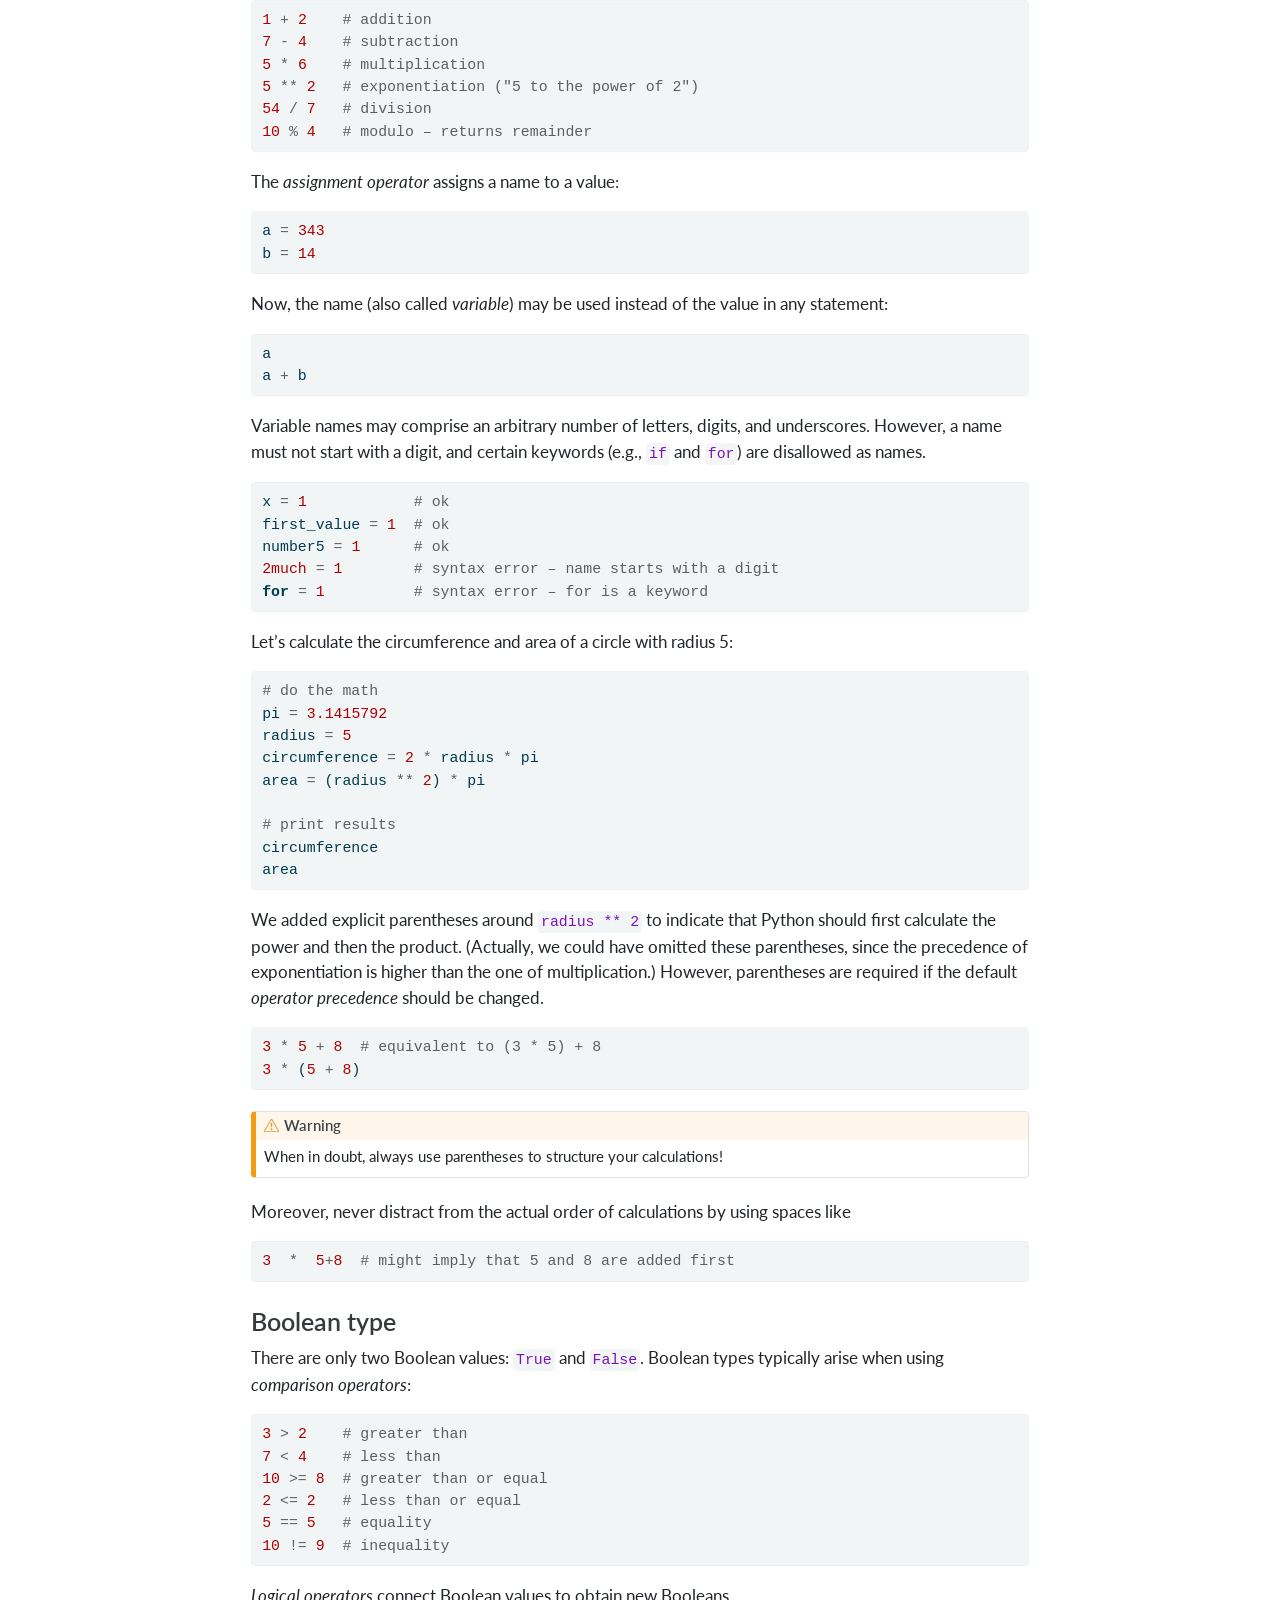
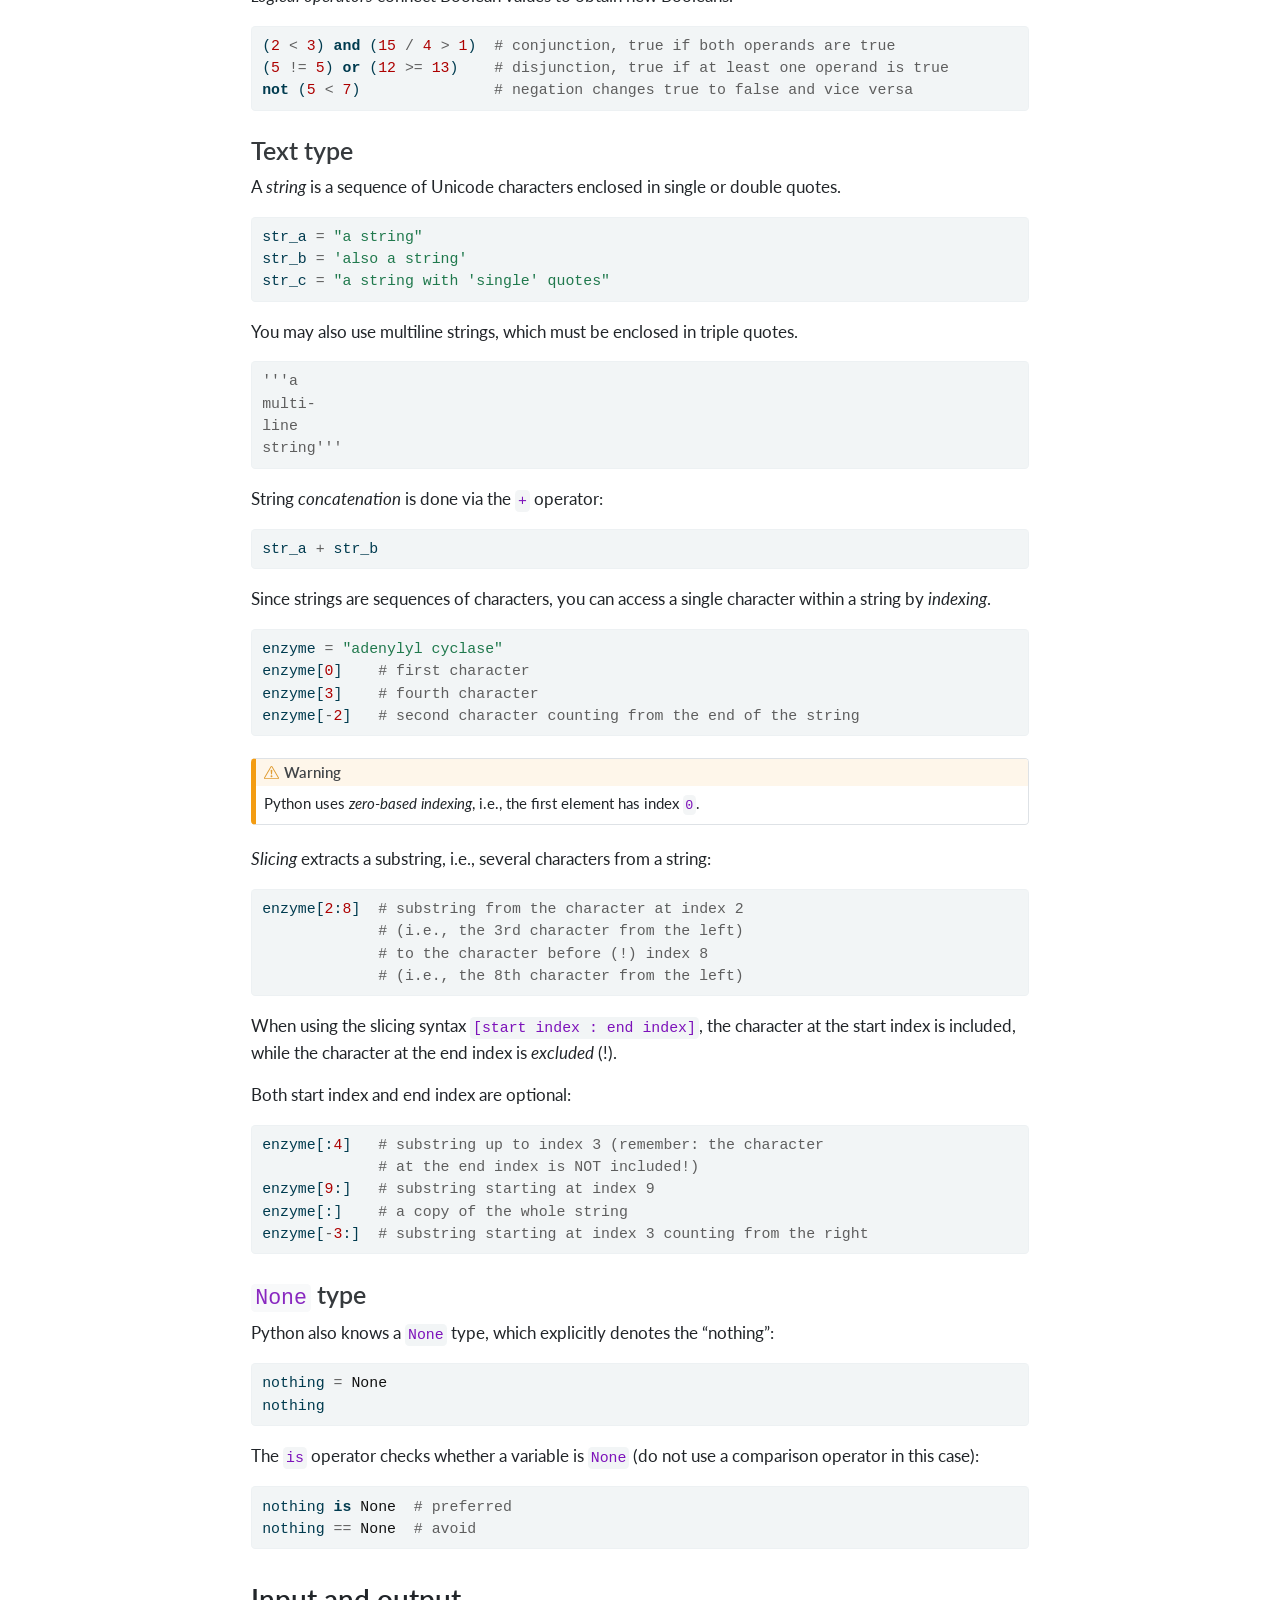
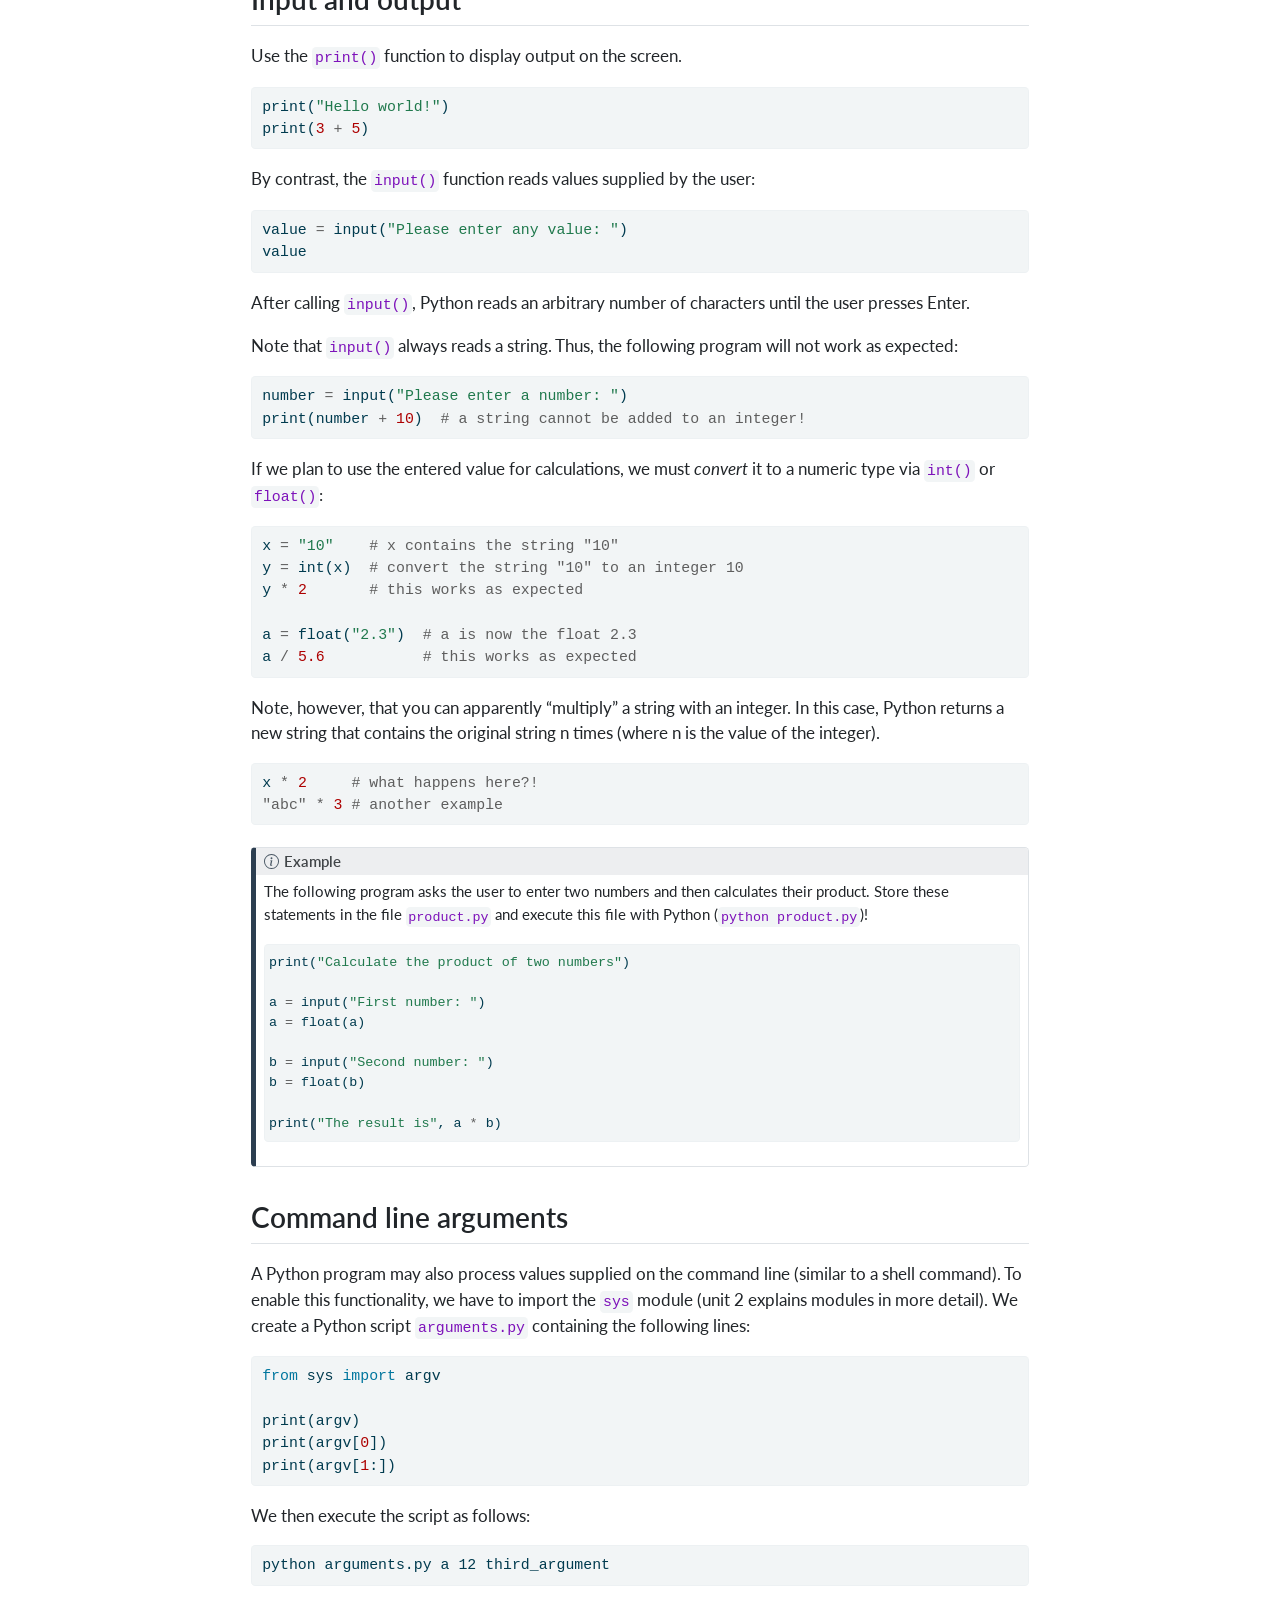
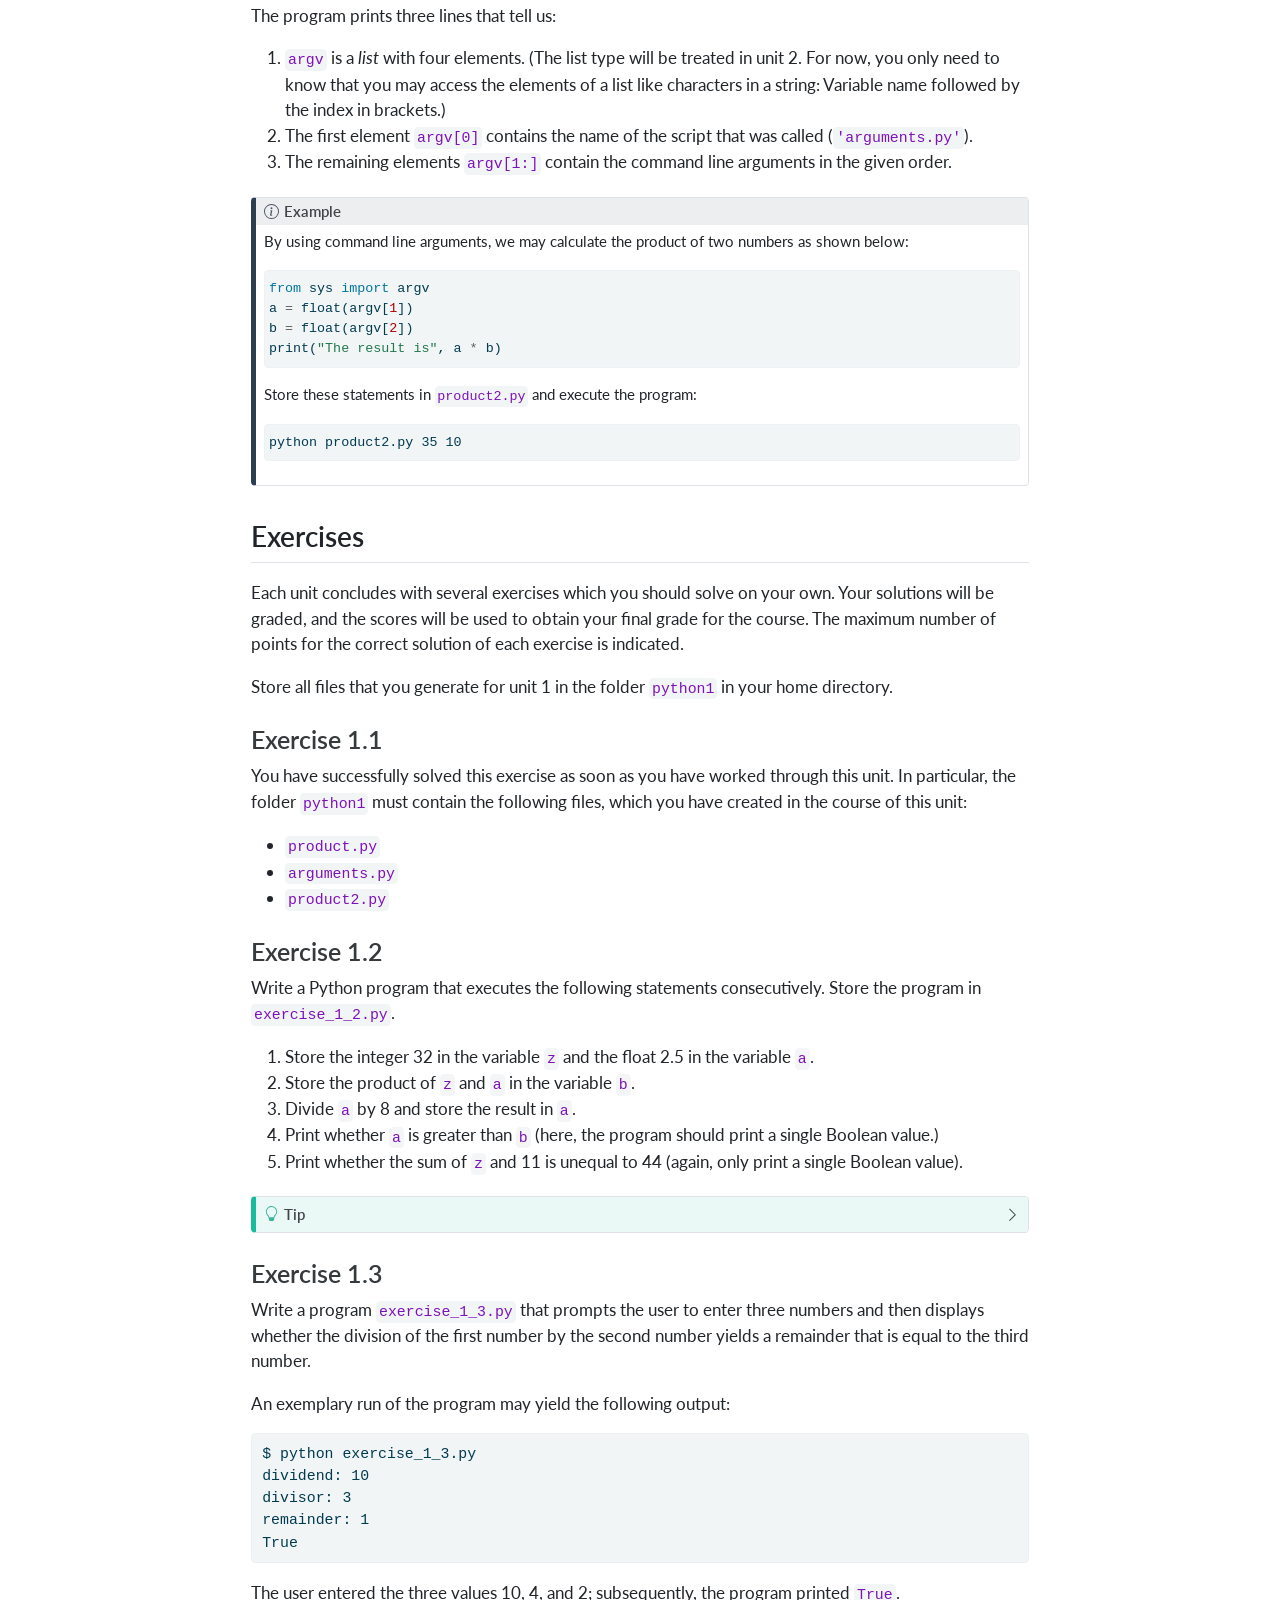
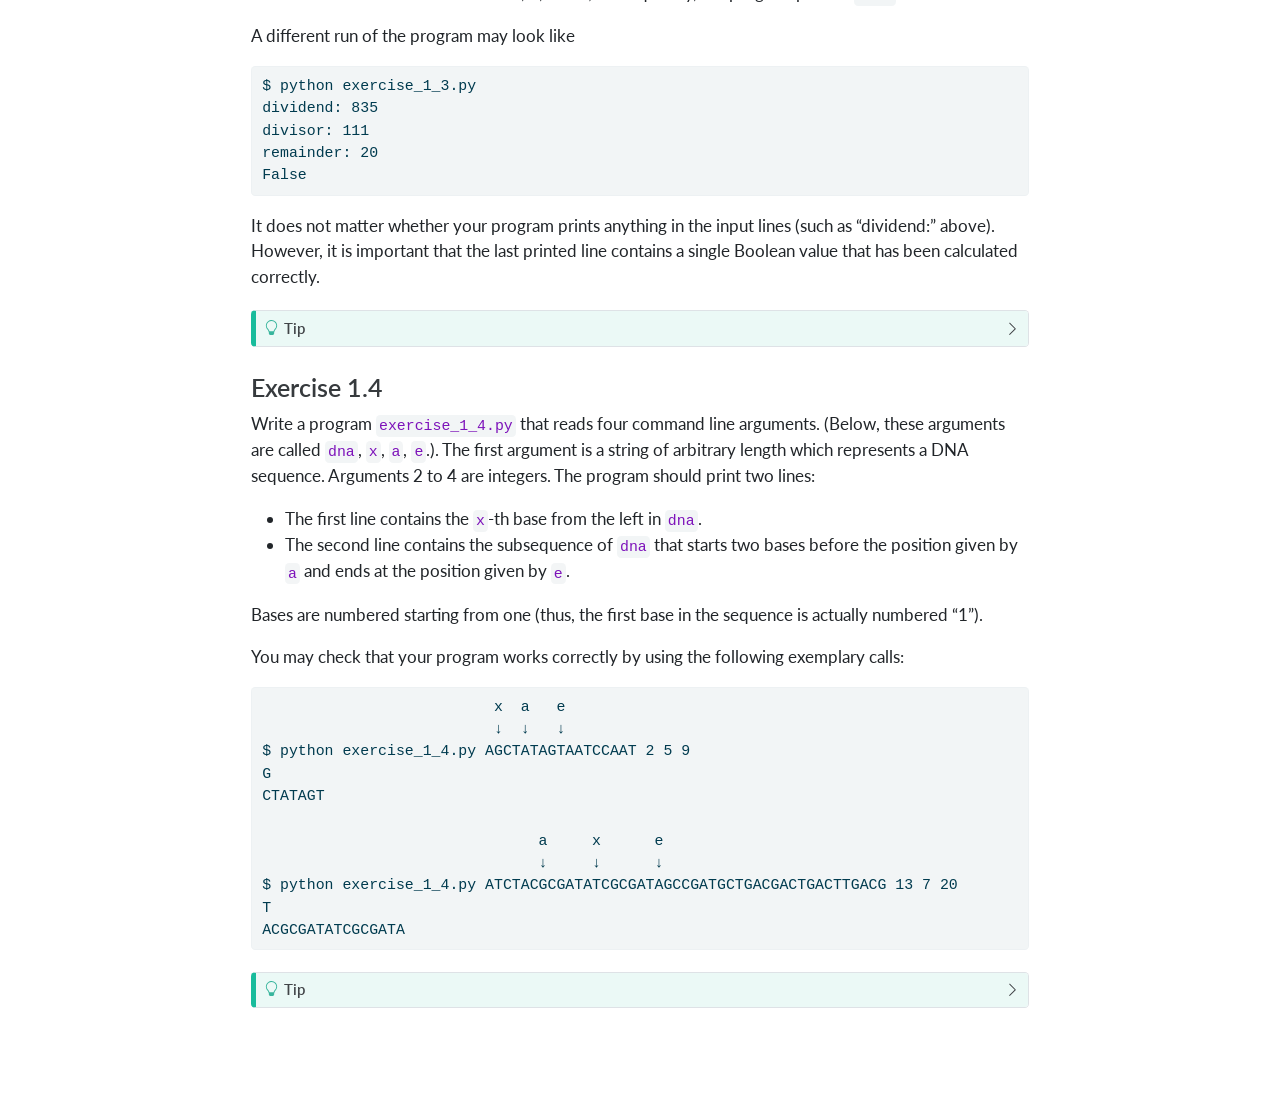
<file: python1.html>
<!DOCTYPE html>
<html xmlns="http://www.w3.org/1999/xhtml" lang="en" xml:lang="en"><head>

<meta charset="utf-8">
<meta name="generator" content="quarto-1.9.37">

<meta name="viewport" content="width=device-width, initial-scale=1.0, user-scalable=yes">


<title>Python Unit 1 – Bioinformatics Practicals I</title>
<style>
/* Default styles provided by pandoc.
** See https://pandoc.org/MANUAL.html#variables-for-html for config info.
*/
code{white-space: pre-wrap;}
span.smallcaps{font-variant: small-caps;}
div.columns{display: flex; gap: min(4vw, 1.5em);}
div.column{flex: auto; overflow-x: auto;}
div.hanging-indent{margin-left: 1.5em; text-indent: -1.5em;}
ul.task-list{list-style: none;}
ul.task-list li input[type="checkbox"] {
  width: 0.8em;
  margin: 0 0.8em 0.2em -1em; /* quarto-specific, see https://github.com/quarto-dev/quarto-cli/issues/4556 */ 
  vertical-align: middle;
}
/* CSS for syntax highlighting */
html { -webkit-text-size-adjust: 100%; }
pre > code.sourceCode { white-space: pre; position: relative; }
pre > code.sourceCode > span { display: inline-block; line-height: 1.25; }
pre > code.sourceCode > span:empty { height: 1.2em; }
.sourceCode { overflow: visible; }
code.sourceCode > span { color: inherit; text-decoration: inherit; }
div.sourceCode { margin: 1em 0; }
pre.sourceCode { margin: 0; }
@media screen {
div.sourceCode { overflow: auto; }
}
@media print {
pre > code.sourceCode { white-space: pre-wrap; }
pre > code.sourceCode > span { text-indent: -5em; padding-left: 5em; }
}
pre.numberSource code
  { counter-reset: source-line 0; }
pre.numberSource code > span
  { position: relative; left: -4em; counter-increment: source-line; }
pre.numberSource code > span > a:first-child::before
  { content: counter(source-line);
    position: relative; left: -1em; text-align: right; vertical-align: baseline;
    border: none; display: inline-block;
    -webkit-touch-callout: none; -webkit-user-select: none;
    -khtml-user-select: none; -moz-user-select: none;
    -ms-user-select: none; user-select: none;
    padding: 0 4px; width: 4em;
  }
pre.numberSource { margin-left: 3em;  padding-left: 4px; }
div.sourceCode
  {   }
@media screen {
pre > code.sourceCode > span > a:first-child::before { text-decoration: underline; }
}
</style>


<script src="site_libs/quarto-nav/quarto-nav.js"></script>
<script src="site_libs/quarto-nav/headroom.min.js"></script>
<script src="site_libs/clipboard/clipboard.min.js"></script>
<script src="site_libs/quarto-search/autocomplete.umd.js"></script>
<script src="site_libs/quarto-search/fuse.min.js"></script>
<script src="site_libs/quarto-search/quarto-search.js"></script>
<meta name="quarto:offset" content="./">
<script src="site_libs/quarto-html/quarto.js" type="module"></script>
<script src="site_libs/quarto-html/tabsets/tabsets.js" type="module"></script>
<script src="site_libs/quarto-html/popper.min.js"></script>
<script src="site_libs/quarto-html/tippy.umd.min.js"></script>
<script src="site_libs/quarto-html/anchor.min.js"></script>
<link href="site_libs/quarto-html/tippy.css" rel="stylesheet">
<link href="site_libs/quarto-html/quarto-syntax-highlighting-7f8f88aac4f3542376d5c11b86a4c14d.css" rel="stylesheet" class="quarto-color-scheme" id="quarto-text-highlighting-styles">
<link href="site_libs/quarto-html/quarto-syntax-highlighting-dark-d0ae9245876894da5ac7e18953ecc5cc.css" rel="stylesheet" class="quarto-color-scheme quarto-color-alternate" id="quarto-text-highlighting-styles">
<link href="site_libs/quarto-html/quarto-syntax-highlighting-7f8f88aac4f3542376d5c11b86a4c14d.css" rel="stylesheet" class="quarto-color-scheme-extra" id="quarto-text-highlighting-styles">
<script src="site_libs/bootstrap/bootstrap.min.js"></script>
<link href="site_libs/bootstrap/bootstrap-icons.css" rel="stylesheet">
<link href="site_libs/bootstrap/bootstrap-b263ad0a93230b7912c70cd3cc233063.min.css" rel="stylesheet" append-hash="true" class="quarto-color-scheme" id="quarto-bootstrap" data-mode="light">
<link href="site_libs/bootstrap/bootstrap-dark-16d93fc4ba7a999eebe9d38b368145e6.min.css" rel="stylesheet" append-hash="true" class="quarto-color-scheme quarto-color-alternate" id="quarto-bootstrap" data-mode="dark">
<link href="site_libs/bootstrap/bootstrap-b263ad0a93230b7912c70cd3cc233063.min.css" rel="stylesheet" append-hash="true" class="quarto-color-scheme-extra" id="quarto-bootstrap" data-mode="light">
<script id="quarto-search-options" type="application/json">{
  "location": "sidebar",
  "copy-button": false,
  "collapse-after": 3,
  "panel-placement": "start",
  "type": "textbox",
  "limit": 50,
  "keyboard-shortcut": [
    "f",
    "/",
    "s"
  ],
  "show-item-context": false,
  "language": {
    "search-no-results-text": "No results",
    "search-matching-documents-text": "matching documents",
    "search-copy-link-title": "Copy link to search",
    "search-hide-matches-text": "Hide additional matches",
    "search-more-match-text": "more match in this document",
    "search-more-matches-text": "more matches in this document",
    "search-clear-button-title": "Clear",
    "search-text-placeholder": "",
    "search-detached-cancel-button-title": "Cancel",
    "search-submit-button-title": "Submit",
    "search-label": "Search"
  }
}</script>


<link rel="stylesheet" href="styles.css">
</head>

<body class="nav-sidebar docked quarto-light"><script id="quarto-html-before-body" type="application/javascript">
    const toggleBodyColorMode = (bsSheetEl) => {
      const mode = bsSheetEl.getAttribute("data-mode");
      const bodyEl = window.document.querySelector("body");
      if (mode === "dark") {
        bodyEl.classList.add("quarto-dark");
        bodyEl.classList.remove("quarto-light");
      } else {
        bodyEl.classList.add("quarto-light");
        bodyEl.classList.remove("quarto-dark");
      }
    }
    const toggleBodyColorPrimary = () => {
      const bsSheetEl = window.document.querySelector("link#quarto-bootstrap:not([rel=disabled-stylesheet])");
      if (bsSheetEl) {
        toggleBodyColorMode(bsSheetEl);
      }
    }
    const setColorSchemeToggle = (alternate) => {
      const toggles = window.document.querySelectorAll('.quarto-color-scheme-toggle');
      for (let i=0; i < toggles.length; i++) {
        const toggle = toggles[i];
        if (toggle) {
          if (alternate) {
            toggle.classList.add("alternate");
          } else {
            toggle.classList.remove("alternate");
          }
        }
      }
    };
    const toggleColorMode = (alternate) => {
      // Switch the stylesheets
      const primaryStylesheets = window.document.querySelectorAll('link.quarto-color-scheme:not(.quarto-color-alternate)');
      const alternateStylesheets = window.document.querySelectorAll('link.quarto-color-scheme.quarto-color-alternate');
      manageTransitions('#quarto-margin-sidebar .nav-link', false);
      if (alternate) {
        // note: dark is layered on light, we don't disable primary!
        enableStylesheet(alternateStylesheets);
        for (const sheetNode of alternateStylesheets) {
          if (sheetNode.id === "quarto-bootstrap") {
            toggleBodyColorMode(sheetNode);
          }
        }
      } else {
        disableStylesheet(alternateStylesheets);
        enableStylesheet(primaryStylesheets)
        toggleBodyColorPrimary();
      }
      manageTransitions('#quarto-margin-sidebar .nav-link', true);
      // Switch the toggles
      setColorSchemeToggle(alternate)
      // Hack to workaround the fact that safari doesn't
      // properly recolor the scrollbar when toggling (#1455)
      if (navigator.userAgent.indexOf('Safari') > 0 && navigator.userAgent.indexOf('Chrome') == -1) {
        manageTransitions("body", false);
        window.scrollTo(0, 1);
        setTimeout(() => {
          window.scrollTo(0, 0);
          manageTransitions("body", true);
        }, 40);
      }
    }
    const disableStylesheet = (stylesheets) => {
      for (let i=0; i < stylesheets.length; i++) {
        const stylesheet = stylesheets[i];
        stylesheet.rel = 'disabled-stylesheet';
      }
    }
    const enableStylesheet = (stylesheets) => {
      for (let i=0; i < stylesheets.length; i++) {
        const stylesheet = stylesheets[i];
        if(stylesheet.rel !== 'stylesheet') { // for Chrome, which will still FOUC without this check
          stylesheet.rel = 'stylesheet';
        }
      }
    }
    const manageTransitions = (selector, allowTransitions) => {
      const els = window.document.querySelectorAll(selector);
      for (let i=0; i < els.length; i++) {
        const el = els[i];
        if (allowTransitions) {
          el.classList.remove('notransition');
        } else {
          el.classList.add('notransition');
        }
      }
    }
    const isFileUrl = () => {
      return window.location.protocol === 'file:';
    }
    const hasAlternateSentinel = () => {
      let styleSentinel = getColorSchemeSentinel();
      if (styleSentinel !== null) {
        return styleSentinel === "alternate";
      } else {
        return false;
      }
    }
    const setStyleSentinel = (alternate) => {
      const value = alternate ? "alternate" : "default";
      if (!isFileUrl()) {
        window.localStorage.setItem("quarto-color-scheme", value);
      } else {
        localAlternateSentinel = value;
      }
    }
    const getColorSchemeSentinel = () => {
      if (!isFileUrl()) {
        const storageValue = window.localStorage.getItem("quarto-color-scheme");
        return storageValue != null ? storageValue : localAlternateSentinel;
      } else {
        return localAlternateSentinel;
      }
    }
    const toggleGiscusIfUsed = (isAlternate, darkModeDefault) => {
      const baseTheme = document.querySelector('#giscus-base-theme')?.value ?? 'light';
      const alternateTheme = document.querySelector('#giscus-alt-theme')?.value ?? 'dark';
      let newTheme = '';
      if(authorPrefersDark) {
        newTheme = isAlternate ? baseTheme : alternateTheme;
      } else {
        newTheme = isAlternate ? alternateTheme : baseTheme;
      }
      const changeGiscusTheme = () => {
        // From: https://github.com/giscus/giscus/issues/336
        const sendMessage = (message) => {
          const iframe = document.querySelector('iframe.giscus-frame');
          if (!iframe) return;
          iframe.contentWindow.postMessage({ giscus: message }, 'https://giscus.app');
        }
        sendMessage({
          setConfig: {
            theme: newTheme
          }
        });
      }
      const isGiscussLoaded = window.document.querySelector('iframe.giscus-frame') !== null;
      if (isGiscussLoaded) {
        changeGiscusTheme();
      }
    };
    const authorPrefersDark = false;
    const darkModeDefault = authorPrefersDark;
      document.querySelector('link#quarto-text-highlighting-styles.quarto-color-scheme-extra').rel = 'disabled-stylesheet';
      document.querySelector('link#quarto-bootstrap.quarto-color-scheme-extra').rel = 'disabled-stylesheet';
    let localAlternateSentinel = darkModeDefault ? 'alternate' : 'default';
    // Dark / light mode switch
    window.quartoToggleColorScheme = () => {
      // Read the current dark / light value
      let toAlternate = !hasAlternateSentinel();
      toggleColorMode(toAlternate);
      setStyleSentinel(toAlternate);
      toggleGiscusIfUsed(toAlternate, darkModeDefault);
      window.dispatchEvent(new Event('resize'));
    };
    // Switch to dark mode if need be
    if (hasAlternateSentinel()) {
      toggleColorMode(true);
    } else {
      toggleColorMode(false);
    }
  </script>

<div id="quarto-search-results"></div>
  <header id="quarto-header" class="headroom fixed-top">
  <nav class="quarto-secondary-nav">
    <div class="container-fluid d-flex">
      <button type="button" class="quarto-btn-toggle btn" data-bs-toggle="collapse" role="button" data-bs-target=".quarto-sidebar-collapse-item" aria-controls="quarto-sidebar" aria-expanded="false" aria-label="Toggle sidebar navigation" onclick="if (window.quartoToggleHeadroom) { window.quartoToggleHeadroom(); }">
        <i class="bi bi-layout-text-sidebar-reverse"></i>
      </button>
        <nav class="quarto-page-breadcrumbs" aria-label="breadcrumb"><ol class="breadcrumb"><li class="breadcrumb-item"><a href="./python1.html">Python</a></li><li class="breadcrumb-item"><a href="./python1.html">Unit 1</a></li></ol></nav>
        <a class="flex-grow-1" role="navigation" data-bs-toggle="collapse" data-bs-target=".quarto-sidebar-collapse-item" aria-controls="quarto-sidebar" aria-expanded="false" aria-label="Toggle sidebar navigation" onclick="if (window.quartoToggleHeadroom) { window.quartoToggleHeadroom(); }">      
        </a>
      <button type="button" class="btn quarto-search-button" aria-label="Search" onclick="window.quartoOpenSearch();">
        <i class="bi bi-search"></i>
      </button>
    </div>
  </nav>
</header>
<!-- content -->
<div id="quarto-content" class="quarto-container page-columns page-rows-contents page-layout-article">
<!-- sidebar -->
  <nav id="quarto-sidebar" class="sidebar collapse collapse-horizontal quarto-sidebar-collapse-item sidebar-navigation docked overflow-auto">
    <div class="pt-lg-2 mt-2 text-left sidebar-header">
    <div class="sidebar-title mb-0 py-0">
      <a href="./">Bioinformatics Practicals I</a> 
        <div class="sidebar-tools-main">
  <a href="" class="quarto-color-scheme-toggle quarto-navigation-tool  px-1" onclick="window.quartoToggleColorScheme(); return false;" title="Toggle dark mode"><i class="bi"></i></a>
</div>
    </div>
      </div>
        <div class="mt-2 flex-shrink-0 align-items-center">
        <div class="sidebar-search">
        <div id="quarto-search" class="" title="Search"></div>
        </div>
        </div>
    <div class="sidebar-menu-container"> 
    <ul class="list-unstyled mt-1">
        <li class="sidebar-item">
  <div class="sidebar-item-container"> 
  <a href="./index.html" class="sidebar-item-text sidebar-link">
 <span class="menu-text">Introduction</span></a>
  </div>
</li>
        <li class="sidebar-item sidebar-item-section">
      <div class="sidebar-item-container"> 
            <a class="sidebar-item-text sidebar-link text-start" data-bs-toggle="collapse" data-bs-target="#quarto-sidebar-section-1" role="navigation" aria-expanded="true">
 <span class="menu-text">Bash</span></a>
          <a class="sidebar-item-toggle text-start" data-bs-toggle="collapse" data-bs-target="#quarto-sidebar-section-1" role="navigation" aria-expanded="true" aria-label="Toggle section">
            <i class="bi bi-chevron-right ms-2"></i>
          </a> 
      </div>
      <ul id="quarto-sidebar-section-1" class="collapse list-unstyled sidebar-section depth1 show">  
          <li class="sidebar-item">
  <div class="sidebar-item-container"> 
  <a href="./bash1.html" class="sidebar-item-text sidebar-link">
 <span class="menu-text">Unit 1</span></a>
  </div>
</li>
          <li class="sidebar-item">
  <div class="sidebar-item-container"> 
  <a href="./bash2.html" class="sidebar-item-text sidebar-link">
 <span class="menu-text">Unit 2</span></a>
  </div>
</li>
          <li class="sidebar-item">
  <div class="sidebar-item-container"> 
  <a href="./bash3.html" class="sidebar-item-text sidebar-link">
 <span class="menu-text">Unit 3</span></a>
  </div>
</li>
          <li class="sidebar-item">
  <div class="sidebar-item-container"> 
  <a href="./bash4.html" class="sidebar-item-text sidebar-link">
 <span class="menu-text">Unit 4</span></a>
  </div>
</li>
          <li class="sidebar-item">
  <div class="sidebar-item-container"> 
  <a href="./bash_reference.html" class="sidebar-item-text sidebar-link">
 <span class="menu-text">Reference</span></a>
  </div>
</li>
      </ul>
  </li>
        <li class="sidebar-item sidebar-item-section">
      <div class="sidebar-item-container"> 
            <a class="sidebar-item-text sidebar-link text-start" data-bs-toggle="collapse" data-bs-target="#quarto-sidebar-section-2" role="navigation" aria-expanded="true">
 <span class="menu-text">Python</span></a>
          <a class="sidebar-item-toggle text-start" data-bs-toggle="collapse" data-bs-target="#quarto-sidebar-section-2" role="navigation" aria-expanded="true" aria-label="Toggle section">
            <i class="bi bi-chevron-right ms-2"></i>
          </a> 
      </div>
      <ul id="quarto-sidebar-section-2" class="collapse list-unstyled sidebar-section depth1 show">  
          <li class="sidebar-item">
  <div class="sidebar-item-container"> 
  <a href="./python1.html" class="sidebar-item-text sidebar-link active">
 <span class="menu-text">Unit 1</span></a>
  </div>
</li>
          <li class="sidebar-item">
  <div class="sidebar-item-container"> 
  <a href="./python2.html" class="sidebar-item-text sidebar-link">
 <span class="menu-text">Unit 2</span></a>
  </div>
</li>
          <li class="sidebar-item">
  <div class="sidebar-item-container"> 
  <a href="./python3.html" class="sidebar-item-text sidebar-link">
 <span class="menu-text">Unit 3</span></a>
  </div>
</li>
          <li class="sidebar-item">
  <div class="sidebar-item-container"> 
  <a href="./python4.html" class="sidebar-item-text sidebar-link">
 <span class="menu-text">Unit 4</span></a>
  </div>
</li>
      </ul>
  </li>
    </ul>
    </div>
</nav>
<div id="quarto-sidebar-glass" class="quarto-sidebar-collapse-item" data-bs-toggle="collapse" data-bs-target=".quarto-sidebar-collapse-item"></div>
<!-- margin-sidebar -->
    <div id="quarto-margin-sidebar" class="sidebar margin-sidebar">
        <nav id="TOC" role="doc-toc" class="toc-active">
    <h2 id="toc-title">On this page</h2>
   
  <ul>
  <li><a href="#how-to-run-python" id="toc-how-to-run-python" class="nav-link active" data-scroll-target="#how-to-run-python">How to run Python</a></li>
  <li><a href="#data-types-and-operators" id="toc-data-types-and-operators" class="nav-link" data-scroll-target="#data-types-and-operators">Data types and operators</a>
  <ul class="collapse">
  <li><a href="#numeric-types" id="toc-numeric-types" class="nav-link" data-scroll-target="#numeric-types">Numeric types</a></li>
  <li><a href="#boolean-type" id="toc-boolean-type" class="nav-link" data-scroll-target="#boolean-type">Boolean type</a></li>
  <li><a href="#text-type" id="toc-text-type" class="nav-link" data-scroll-target="#text-type">Text type</a></li>
  <li><a href="#none-type" id="toc-none-type" class="nav-link" data-scroll-target="#none-type"><code>None</code> type</a></li>
  </ul></li>
  <li><a href="#input-and-output" id="toc-input-and-output" class="nav-link" data-scroll-target="#input-and-output">Input and output</a></li>
  <li><a href="#command-line-arguments" id="toc-command-line-arguments" class="nav-link" data-scroll-target="#command-line-arguments">Command line arguments</a></li>
  <li><a href="#exercises" id="toc-exercises" class="nav-link" data-scroll-target="#exercises">Exercises</a>
  <ul class="collapse">
  <li><a href="#exercise-1.1" id="toc-exercise-1.1" class="nav-link" data-scroll-target="#exercise-1.1">Exercise 1.1</a></li>
  <li><a href="#exercise-1.2" id="toc-exercise-1.2" class="nav-link" data-scroll-target="#exercise-1.2">Exercise 1.2</a></li>
  <li><a href="#exercise-1.3" id="toc-exercise-1.3" class="nav-link" data-scroll-target="#exercise-1.3">Exercise 1.3</a></li>
  <li><a href="#exercise-1.4" id="toc-exercise-1.4" class="nav-link" data-scroll-target="#exercise-1.4">Exercise 1.4</a></li>
  </ul></li>
  </ul>
</nav>
    </div>
<!-- main -->
<main class="content" id="quarto-document-content">


<header id="title-block-header" class="quarto-title-block default"><nav class="quarto-page-breadcrumbs quarto-title-breadcrumbs d-none d-lg-block" aria-label="breadcrumb"><ol class="breadcrumb"><li class="breadcrumb-item"><a href="./python1.html">Python</a></li><li class="breadcrumb-item"><a href="./python1.html">Unit 1</a></li></ol></nav>
<div class="quarto-title">
<h1 class="title">Python Unit 1</h1>
</div>



<div class="quarto-title-meta">

    
  
    
  </div>
  


</header>


<section id="how-to-run-python" class="level2">
<h2 class="anchored" data-anchor-id="how-to-run-python">How to run Python</h2>
<p>You will use Python in two different modes:</p>
<dl>
<dt>Interactive mode</dt>
<dd>
When on the shell, start Python by entering
</dd>
</dl>
<div class="code-copy-outer-scaffold"><div class="sourceCode" id="cb1"><pre class="sourceCode bash code-with-copy"><code class="sourceCode bash"><span id="cb1-1"><a href="#cb1-1" aria-hidden="true" tabindex="-1"></a><span class="ex">python</span></span></code></pre></div><button title="Copy to Clipboard" class="code-copy-button"><i class="bi"></i></button></div>
<p>This will display a message similar to</p>
<pre><code>Python 3.10.2 (main, Jan 15 2022, 19:56:27)
[GCC 11.1.0] on linux
Type "help", "copyright", "credits" or "license"
for more information.
&gt;&gt;&gt;</code></pre>
<p>and allow you to enter Python code next to the signs <code>&gt;&gt;&gt;</code> line by line. Each line of code will be executed as soon as you press Enter. For example:</p>
<div class="code-copy-outer-scaffold"><div class="sourceCode" id="cb3"><pre class="sourceCode python code-with-copy"><code class="sourceCode python"><span id="cb3-1"><a href="#cb3-1" aria-hidden="true" tabindex="-1"></a><span class="bu">print</span>(<span class="st">"Hello from the interactive shell"</span>)</span></code></pre></div><button title="Copy to Clipboard" class="code-copy-button"><i class="bi"></i></button></div>
<dl>
<dt>Script mode</dt>
<dd>
Write Python commands into a text file (e.g., by using fresh/nano to create a file <code>my_program.py</code>). If you are still in the interactive mode: exit the python console by typing <code>exit()</code> or the key combination <code>Ctrl-D</code> (<code>Ctrl</code> is <code>Strg</code> on a German keyboard), then open and edit the file in a text editor such as fresh/nano.
</dd>
</dl>
<div class="code-copy-outer-scaffold"><div class="sourceCode" id="cb4"><pre class="sourceCode bash code-with-copy"><code class="sourceCode bash"><span id="cb4-1"><a href="#cb4-1" aria-hidden="true" tabindex="-1"></a><span class="fu">nano</span> my_program.py  <span class="co"># or: fresh my_program.py</span></span></code></pre></div><button title="Copy to Clipboard" class="code-copy-button"><i class="bi"></i></button></div>
<p>Then enter python code into the file.</p>
<div class="code-copy-outer-scaffold"><div class="sourceCode" id="cb5"><pre class="sourceCode python code-with-copy"><code class="sourceCode python"><span id="cb5-1"><a href="#cb5-1" aria-hidden="true" tabindex="-1"></a><span class="bu">print</span>(<span class="st">"Hello from the python script"</span>)</span></code></pre></div><button title="Copy to Clipboard" class="code-copy-button"><i class="bi"></i></button></div>
<p>Then, exit fresh/nano to get back to the bash shell and pass the name of this file to the <code>python</code> command as argument:</p>
<div class="code-copy-outer-scaffold"><div class="sourceCode" id="cb6"><pre class="sourceCode bash code-with-copy"><code class="sourceCode bash"><span id="cb6-1"><a href="#cb6-1" aria-hidden="true" tabindex="-1"></a><span class="ex">python</span> my_program.py</span></code></pre></div><button title="Copy to Clipboard" class="code-copy-button"><i class="bi"></i></button></div>
<p>This makes Python execute the code stored in the file.</p>
</section>
<section id="data-types-and-operators" class="level2">
<h2 class="anchored" data-anchor-id="data-types-and-operators">Data types and operators</h2>
<p>To use Python, please connect to Corso via <code>ssh</code>; on this virtual machine, all required programs have been installed.</p>
<p>Execute the following statements in Python’s interactive mode. Try to understand the result of each statement. If you encounter any difficulties, please do not hesitate to contact your course instructor.</p>
<section id="numeric-types" class="level3">
<h3 class="anchored" data-anchor-id="numeric-types">Numeric types</h3>
<p>Numeric types represent numbers.</p>
<div class="code-copy-outer-scaffold"><div class="sourceCode" id="cb7"><pre class="sourceCode python code-with-copy"><code class="sourceCode python"><span id="cb7-1"><a href="#cb7-1" aria-hidden="true" tabindex="-1"></a><span class="dv">42</span>      <span class="co"># the integer number forty-two</span></span>
<span id="cb7-2"><a href="#cb7-2" aria-hidden="true" tabindex="-1"></a><span class="fl">3.1415</span>  <span class="co"># a decimal number (float) that approximates pi</span></span></code></pre></div><button title="Copy to Clipboard" class="code-copy-button"><i class="bi"></i></button></div>
<p>The hash sign <code>#</code> starts a <em>comment</em>, so Python will ignore all remaining characters on the line. (Thus, you may omit all comments when you enter the following code snippets into the Python interpreter!).</p>
<p>Numbers may be manipulated via <em>arithmetic operators</em>:</p>
<div class="code-copy-outer-scaffold"><div class="sourceCode" id="cb8"><pre class="sourceCode python code-with-copy"><code class="sourceCode python"><span id="cb8-1"><a href="#cb8-1" aria-hidden="true" tabindex="-1"></a><span class="dv">1</span> <span class="op">+</span> <span class="dv">2</span>    <span class="co"># addition</span></span>
<span id="cb8-2"><a href="#cb8-2" aria-hidden="true" tabindex="-1"></a><span class="dv">7</span> <span class="op">-</span> <span class="dv">4</span>    <span class="co"># subtraction</span></span>
<span id="cb8-3"><a href="#cb8-3" aria-hidden="true" tabindex="-1"></a><span class="dv">5</span> <span class="op">*</span> <span class="dv">6</span>    <span class="co"># multiplication</span></span>
<span id="cb8-4"><a href="#cb8-4" aria-hidden="true" tabindex="-1"></a><span class="dv">5</span> <span class="op">**</span> <span class="dv">2</span>   <span class="co"># exponentiation ("5 to the power of 2")</span></span>
<span id="cb8-5"><a href="#cb8-5" aria-hidden="true" tabindex="-1"></a><span class="dv">54</span> <span class="op">/</span> <span class="dv">7</span>   <span class="co"># division</span></span>
<span id="cb8-6"><a href="#cb8-6" aria-hidden="true" tabindex="-1"></a><span class="dv">10</span> <span class="op">%</span> <span class="dv">4</span>   <span class="co"># modulo – returns remainder</span></span></code></pre></div><button title="Copy to Clipboard" class="code-copy-button"><i class="bi"></i></button></div>
<p>The <em>assignment operator</em> assigns a name to a value:</p>
<div class="code-copy-outer-scaffold"><div class="sourceCode" id="cb9"><pre class="sourceCode python code-with-copy"><code class="sourceCode python"><span id="cb9-1"><a href="#cb9-1" aria-hidden="true" tabindex="-1"></a>a <span class="op">=</span> <span class="dv">343</span></span>
<span id="cb9-2"><a href="#cb9-2" aria-hidden="true" tabindex="-1"></a>b <span class="op">=</span> <span class="dv">14</span></span></code></pre></div><button title="Copy to Clipboard" class="code-copy-button"><i class="bi"></i></button></div>
<p>Now, the name (also called <em>variable</em>) may be used instead of the value in any statement:</p>
<div class="code-copy-outer-scaffold"><div class="sourceCode" id="cb10"><pre class="sourceCode python code-with-copy"><code class="sourceCode python"><span id="cb10-1"><a href="#cb10-1" aria-hidden="true" tabindex="-1"></a>a</span>
<span id="cb10-2"><a href="#cb10-2" aria-hidden="true" tabindex="-1"></a>a <span class="op">+</span> b</span></code></pre></div><button title="Copy to Clipboard" class="code-copy-button"><i class="bi"></i></button></div>
<p>Variable names may comprise an arbitrary number of letters, digits, and underscores. However, a name must not start with a digit, and certain keywords (e.g., <code>if</code> and <code>for</code>) are disallowed as names.</p>
<div class="code-copy-outer-scaffold"><div class="sourceCode" id="cb11"><pre class="sourceCode python code-with-copy"><code class="sourceCode python"><span id="cb11-1"><a href="#cb11-1" aria-hidden="true" tabindex="-1"></a>x <span class="op">=</span> <span class="dv">1</span>            <span class="co"># ok</span></span>
<span id="cb11-2"><a href="#cb11-2" aria-hidden="true" tabindex="-1"></a>first_value <span class="op">=</span> <span class="dv">1</span>  <span class="co"># ok</span></span>
<span id="cb11-3"><a href="#cb11-3" aria-hidden="true" tabindex="-1"></a>number5 <span class="op">=</span> <span class="dv">1</span>      <span class="co"># ok</span></span>
<span id="cb11-4"><a href="#cb11-4" aria-hidden="true" tabindex="-1"></a><span class="dv">2</span><span class="er">much</span> <span class="op">=</span> <span class="dv">1</span>        <span class="co"># syntax error – name starts with a digit</span></span>
<span id="cb11-5"><a href="#cb11-5" aria-hidden="true" tabindex="-1"></a><span class="cf">for</span> <span class="op">=</span> <span class="dv">1</span>          <span class="co"># syntax error – for is a keyword</span></span></code></pre></div><button title="Copy to Clipboard" class="code-copy-button"><i class="bi"></i></button></div>
<p>Let’s calculate the circumference and area of a circle with radius 5:</p>
<div class="code-copy-outer-scaffold"><div class="sourceCode" id="cb12"><pre class="sourceCode python code-with-copy"><code class="sourceCode python"><span id="cb12-1"><a href="#cb12-1" aria-hidden="true" tabindex="-1"></a><span class="co"># do the math</span></span>
<span id="cb12-2"><a href="#cb12-2" aria-hidden="true" tabindex="-1"></a>pi <span class="op">=</span> <span class="fl">3.1415792</span></span>
<span id="cb12-3"><a href="#cb12-3" aria-hidden="true" tabindex="-1"></a>radius <span class="op">=</span> <span class="dv">5</span></span>
<span id="cb12-4"><a href="#cb12-4" aria-hidden="true" tabindex="-1"></a>circumference <span class="op">=</span> <span class="dv">2</span> <span class="op">*</span> radius <span class="op">*</span> pi</span>
<span id="cb12-5"><a href="#cb12-5" aria-hidden="true" tabindex="-1"></a>area <span class="op">=</span> (radius <span class="op">**</span> <span class="dv">2</span>) <span class="op">*</span> pi</span>
<span id="cb12-6"><a href="#cb12-6" aria-hidden="true" tabindex="-1"></a></span>
<span id="cb12-7"><a href="#cb12-7" aria-hidden="true" tabindex="-1"></a><span class="co"># print results</span></span>
<span id="cb12-8"><a href="#cb12-8" aria-hidden="true" tabindex="-1"></a>circumference</span>
<span id="cb12-9"><a href="#cb12-9" aria-hidden="true" tabindex="-1"></a>area</span></code></pre></div><button title="Copy to Clipboard" class="code-copy-button"><i class="bi"></i></button></div>
<p>We added explicit parentheses around <code>radius ** 2</code> to indicate that Python should first calculate the power and then the product. (Actually, we could have omitted these parentheses, since the precedence of exponentiation is higher than the one of multiplication.) However, parentheses are required if the default <em>operator precedence</em> should be changed.</p>
<div class="code-copy-outer-scaffold"><div class="sourceCode" id="cb13"><pre class="sourceCode python code-with-copy"><code class="sourceCode python"><span id="cb13-1"><a href="#cb13-1" aria-hidden="true" tabindex="-1"></a><span class="dv">3</span> <span class="op">*</span> <span class="dv">5</span> <span class="op">+</span> <span class="dv">8</span>  <span class="co"># equivalent to (3 * 5) + 8</span></span>
<span id="cb13-2"><a href="#cb13-2" aria-hidden="true" tabindex="-1"></a><span class="dv">3</span> <span class="op">*</span> (<span class="dv">5</span> <span class="op">+</span> <span class="dv">8</span>)</span></code></pre></div><button title="Copy to Clipboard" class="code-copy-button"><i class="bi"></i></button></div>
<div class="callout callout-style-default callout-warning callout-titled">
<div class="callout-header d-flex align-content-center">
<div class="callout-icon-container">
<i class="callout-icon"></i>
</div>
<div class="callout-title-container flex-fill">
Warning
</div>
</div>
<div class="callout-body-container callout-body">
<p>When in doubt, always use parentheses to structure your calculations!</p>
</div>
</div>
<p>Moreover, never distract from the actual order of calculations by using spaces like</p>
<div class="code-copy-outer-scaffold"><div class="sourceCode" id="cb14"><pre class="sourceCode python code-with-copy"><code class="sourceCode python"><span id="cb14-1"><a href="#cb14-1" aria-hidden="true" tabindex="-1"></a><span class="dv">3</span>  <span class="op">*</span>  <span class="dv">5</span><span class="op">+</span><span class="dv">8</span>  <span class="co"># might imply that 5 and 8 are added first</span></span></code></pre></div><button title="Copy to Clipboard" class="code-copy-button"><i class="bi"></i></button></div>
</section>
<section id="boolean-type" class="level3">
<h3 class="anchored" data-anchor-id="boolean-type">Boolean type</h3>
<p>There are only two Boolean values: <code>True</code> and <code>False</code>. Boolean types typically arise when using <em>comparison operators</em>:</p>
<div class="code-copy-outer-scaffold"><div class="sourceCode" id="cb15"><pre class="sourceCode python code-with-copy"><code class="sourceCode python"><span id="cb15-1"><a href="#cb15-1" aria-hidden="true" tabindex="-1"></a><span class="dv">3</span> <span class="op">&gt;</span> <span class="dv">2</span>    <span class="co"># greater than</span></span>
<span id="cb15-2"><a href="#cb15-2" aria-hidden="true" tabindex="-1"></a><span class="dv">7</span> <span class="op">&lt;</span> <span class="dv">4</span>    <span class="co"># less than</span></span>
<span id="cb15-3"><a href="#cb15-3" aria-hidden="true" tabindex="-1"></a><span class="dv">10</span> <span class="op">&gt;=</span> <span class="dv">8</span>  <span class="co"># greater than or equal</span></span>
<span id="cb15-4"><a href="#cb15-4" aria-hidden="true" tabindex="-1"></a><span class="dv">2</span> <span class="op">&lt;=</span> <span class="dv">2</span>   <span class="co"># less than or equal</span></span>
<span id="cb15-5"><a href="#cb15-5" aria-hidden="true" tabindex="-1"></a><span class="dv">5</span> <span class="op">==</span> <span class="dv">5</span>   <span class="co"># equality</span></span>
<span id="cb15-6"><a href="#cb15-6" aria-hidden="true" tabindex="-1"></a><span class="dv">10</span> <span class="op">!=</span> <span class="dv">9</span>  <span class="co"># inequality</span></span></code></pre></div><button title="Copy to Clipboard" class="code-copy-button"><i class="bi"></i></button></div>
<p><em>Logical operators</em> connect Boolean values to obtain new Booleans.</p>
<div class="code-copy-outer-scaffold"><div class="sourceCode" id="cb16"><pre class="sourceCode python code-with-copy"><code class="sourceCode python"><span id="cb16-1"><a href="#cb16-1" aria-hidden="true" tabindex="-1"></a>(<span class="dv">2</span> <span class="op">&lt;</span> <span class="dv">3</span>) <span class="kw">and</span> (<span class="dv">15</span> <span class="op">/</span> <span class="dv">4</span> <span class="op">&gt;</span> <span class="dv">1</span>)  <span class="co"># conjunction, true if both operands are true</span></span>
<span id="cb16-2"><a href="#cb16-2" aria-hidden="true" tabindex="-1"></a>(<span class="dv">5</span> <span class="op">!=</span> <span class="dv">5</span>) <span class="kw">or</span> (<span class="dv">12</span> <span class="op">&gt;=</span> <span class="dv">13</span>)    <span class="co"># disjunction, true if at least one operand is true</span></span>
<span id="cb16-3"><a href="#cb16-3" aria-hidden="true" tabindex="-1"></a><span class="kw">not</span> (<span class="dv">5</span> <span class="op">&lt;</span> <span class="dv">7</span>)               <span class="co"># negation changes true to false and vice versa</span></span></code></pre></div><button title="Copy to Clipboard" class="code-copy-button"><i class="bi"></i></button></div>
</section>
<section id="text-type" class="level3">
<h3 class="anchored" data-anchor-id="text-type">Text type</h3>
<p>A <em>string</em> is a sequence of Unicode characters enclosed in single or double quotes.</p>
<div class="code-copy-outer-scaffold"><div class="sourceCode" id="cb17"><pre class="sourceCode python code-with-copy"><code class="sourceCode python"><span id="cb17-1"><a href="#cb17-1" aria-hidden="true" tabindex="-1"></a>str_a <span class="op">=</span> <span class="st">"a string"</span></span>
<span id="cb17-2"><a href="#cb17-2" aria-hidden="true" tabindex="-1"></a>str_b <span class="op">=</span> <span class="st">'also a string'</span></span>
<span id="cb17-3"><a href="#cb17-3" aria-hidden="true" tabindex="-1"></a>str_c <span class="op">=</span> <span class="st">"a string with 'single' quotes"</span></span></code></pre></div><button title="Copy to Clipboard" class="code-copy-button"><i class="bi"></i></button></div>
<p>You may also use multiline strings, which must be enclosed in triple quotes.</p>
<div class="code-copy-outer-scaffold"><div class="sourceCode" id="cb18"><pre class="sourceCode python code-with-copy"><code class="sourceCode python"><span id="cb18-1"><a href="#cb18-1" aria-hidden="true" tabindex="-1"></a><span class="co">'''a</span></span>
<span id="cb18-2"><a href="#cb18-2" aria-hidden="true" tabindex="-1"></a><span class="co">multi-</span></span>
<span id="cb18-3"><a href="#cb18-3" aria-hidden="true" tabindex="-1"></a><span class="co">line</span></span>
<span id="cb18-4"><a href="#cb18-4" aria-hidden="true" tabindex="-1"></a><span class="co">string'''</span></span></code></pre></div><button title="Copy to Clipboard" class="code-copy-button"><i class="bi"></i></button></div>
<p>String <em>concatenation</em> is done via the <code>+</code> operator:</p>
<div class="code-copy-outer-scaffold"><div class="sourceCode" id="cb19"><pre class="sourceCode python code-with-copy"><code class="sourceCode python"><span id="cb19-1"><a href="#cb19-1" aria-hidden="true" tabindex="-1"></a>str_a <span class="op">+</span> str_b</span></code></pre></div><button title="Copy to Clipboard" class="code-copy-button"><i class="bi"></i></button></div>
<p>Since strings are sequences of characters, you can access a single character within a string by <em>indexing</em>.</p>
<div class="code-copy-outer-scaffold"><div class="sourceCode" id="cb20"><pre class="sourceCode python code-with-copy"><code class="sourceCode python"><span id="cb20-1"><a href="#cb20-1" aria-hidden="true" tabindex="-1"></a>enzyme <span class="op">=</span> <span class="st">"adenylyl cyclase"</span></span>
<span id="cb20-2"><a href="#cb20-2" aria-hidden="true" tabindex="-1"></a>enzyme[<span class="dv">0</span>]    <span class="co"># first character</span></span>
<span id="cb20-3"><a href="#cb20-3" aria-hidden="true" tabindex="-1"></a>enzyme[<span class="dv">3</span>]    <span class="co"># fourth character</span></span>
<span id="cb20-4"><a href="#cb20-4" aria-hidden="true" tabindex="-1"></a>enzyme[<span class="op">-</span><span class="dv">2</span>]   <span class="co"># second character counting from the end of the string</span></span></code></pre></div><button title="Copy to Clipboard" class="code-copy-button"><i class="bi"></i></button></div>
<div class="callout callout-style-default callout-warning callout-titled">
<div class="callout-header d-flex align-content-center">
<div class="callout-icon-container">
<i class="callout-icon"></i>
</div>
<div class="callout-title-container flex-fill">
Warning
</div>
</div>
<div class="callout-body-container callout-body">
<p>Python uses <em>zero-based indexing</em>, i.e., the first element has index <code>0</code>.</p>
</div>
</div>
<p><em>Slicing</em> extracts a substring, i.e., several characters from a string:</p>
<div class="code-copy-outer-scaffold"><div class="sourceCode" id="cb21"><pre class="sourceCode python code-with-copy"><code class="sourceCode python"><span id="cb21-1"><a href="#cb21-1" aria-hidden="true" tabindex="-1"></a>enzyme[<span class="dv">2</span>:<span class="dv">8</span>]  <span class="co"># substring from the character at index 2</span></span>
<span id="cb21-2"><a href="#cb21-2" aria-hidden="true" tabindex="-1"></a>             <span class="co"># (i.e., the 3rd character from the left)</span></span>
<span id="cb21-3"><a href="#cb21-3" aria-hidden="true" tabindex="-1"></a>             <span class="co"># to the character before (!) index 8</span></span>
<span id="cb21-4"><a href="#cb21-4" aria-hidden="true" tabindex="-1"></a>             <span class="co"># (i.e., the 8th character from the left)</span></span></code></pre></div><button title="Copy to Clipboard" class="code-copy-button"><i class="bi"></i></button></div>
<p>When using the slicing syntax <code>[start index : end index]</code>, the character at the start index is included, while the character at the end index is <em>excluded</em> (!).</p>
<p>Both start index and end index are optional:</p>
<div class="code-copy-outer-scaffold"><div class="sourceCode" id="cb22"><pre class="sourceCode python code-with-copy"><code class="sourceCode python"><span id="cb22-1"><a href="#cb22-1" aria-hidden="true" tabindex="-1"></a>enzyme[:<span class="dv">4</span>]   <span class="co"># substring up to index 3 (remember: the character</span></span>
<span id="cb22-2"><a href="#cb22-2" aria-hidden="true" tabindex="-1"></a>             <span class="co"># at the end index is NOT included!)</span></span>
<span id="cb22-3"><a href="#cb22-3" aria-hidden="true" tabindex="-1"></a>enzyme[<span class="dv">9</span>:]   <span class="co"># substring starting at index 9</span></span>
<span id="cb22-4"><a href="#cb22-4" aria-hidden="true" tabindex="-1"></a>enzyme[:]    <span class="co"># a copy of the whole string</span></span>
<span id="cb22-5"><a href="#cb22-5" aria-hidden="true" tabindex="-1"></a>enzyme[<span class="op">-</span><span class="dv">3</span>:]  <span class="co"># substring starting at index 3 counting from the right</span></span></code></pre></div><button title="Copy to Clipboard" class="code-copy-button"><i class="bi"></i></button></div>
</section>
<section id="none-type" class="level3">
<h3 class="anchored" data-anchor-id="none-type"><code>None</code> type</h3>
<p>Python also knows a <code>None</code> type, which explicitly denotes the “nothing”:</p>
<div class="code-copy-outer-scaffold"><div class="sourceCode" id="cb23"><pre class="sourceCode python code-with-copy"><code class="sourceCode python"><span id="cb23-1"><a href="#cb23-1" aria-hidden="true" tabindex="-1"></a>nothing <span class="op">=</span> <span class="va">None</span></span>
<span id="cb23-2"><a href="#cb23-2" aria-hidden="true" tabindex="-1"></a>nothing</span></code></pre></div><button title="Copy to Clipboard" class="code-copy-button"><i class="bi"></i></button></div>
<p>The <code>is</code> operator checks whether a variable is <code>None</code> (do not use a comparison operator in this case):</p>
<div class="code-copy-outer-scaffold"><div class="sourceCode" id="cb24"><pre class="sourceCode python code-with-copy"><code class="sourceCode python"><span id="cb24-1"><a href="#cb24-1" aria-hidden="true" tabindex="-1"></a>nothing <span class="kw">is</span> <span class="va">None</span>  <span class="co"># preferred</span></span>
<span id="cb24-2"><a href="#cb24-2" aria-hidden="true" tabindex="-1"></a>nothing <span class="op">==</span> <span class="va">None</span>  <span class="co"># avoid</span></span></code></pre></div><button title="Copy to Clipboard" class="code-copy-button"><i class="bi"></i></button></div>
</section>
</section>
<section id="input-and-output" class="level2">
<h2 class="anchored" data-anchor-id="input-and-output">Input and output</h2>
<p>Use the <code>print()</code> function to display output on the screen.</p>
<div class="code-copy-outer-scaffold"><div class="sourceCode" id="cb25"><pre class="sourceCode python code-with-copy"><code class="sourceCode python"><span id="cb25-1"><a href="#cb25-1" aria-hidden="true" tabindex="-1"></a><span class="bu">print</span>(<span class="st">"Hello world!"</span>)</span>
<span id="cb25-2"><a href="#cb25-2" aria-hidden="true" tabindex="-1"></a><span class="bu">print</span>(<span class="dv">3</span> <span class="op">+</span> <span class="dv">5</span>)</span></code></pre></div><button title="Copy to Clipboard" class="code-copy-button"><i class="bi"></i></button></div>
<p>By contrast, the <code>input()</code> function reads values supplied by the user:</p>
<div class="code-copy-outer-scaffold"><div class="sourceCode" id="cb26"><pre class="sourceCode python code-with-copy"><code class="sourceCode python"><span id="cb26-1"><a href="#cb26-1" aria-hidden="true" tabindex="-1"></a>value <span class="op">=</span> <span class="bu">input</span>(<span class="st">"Please enter any value: "</span>)</span>
<span id="cb26-2"><a href="#cb26-2" aria-hidden="true" tabindex="-1"></a>value</span></code></pre></div><button title="Copy to Clipboard" class="code-copy-button"><i class="bi"></i></button></div>
<p>After calling <code>input()</code>, Python reads an arbitrary number of characters until the user presses Enter.</p>
<p>Note that <code>input()</code> always reads a string. Thus, the following program will not work as expected:</p>
<div class="code-copy-outer-scaffold"><div class="sourceCode" id="cb27"><pre class="sourceCode python code-with-copy"><code class="sourceCode python"><span id="cb27-1"><a href="#cb27-1" aria-hidden="true" tabindex="-1"></a>number <span class="op">=</span> <span class="bu">input</span>(<span class="st">"Please enter a number: "</span>)</span>
<span id="cb27-2"><a href="#cb27-2" aria-hidden="true" tabindex="-1"></a><span class="bu">print</span>(number <span class="op">+</span> <span class="dv">10</span>)  <span class="co"># a string cannot be added to an integer!</span></span></code></pre></div><button title="Copy to Clipboard" class="code-copy-button"><i class="bi"></i></button></div>
<p>If we plan to use the entered value for calculations, we must <em>convert</em> it to a numeric type via <code>int()</code> or <code>float()</code>:</p>
<div class="code-copy-outer-scaffold"><div class="sourceCode" id="cb28"><pre class="sourceCode python code-with-copy"><code class="sourceCode python"><span id="cb28-1"><a href="#cb28-1" aria-hidden="true" tabindex="-1"></a>x <span class="op">=</span> <span class="st">"10"</span>    <span class="co"># x contains the string "10"</span></span>
<span id="cb28-2"><a href="#cb28-2" aria-hidden="true" tabindex="-1"></a>y <span class="op">=</span> <span class="bu">int</span>(x)  <span class="co"># convert the string "10" to an integer 10</span></span>
<span id="cb28-3"><a href="#cb28-3" aria-hidden="true" tabindex="-1"></a>y <span class="op">*</span> <span class="dv">2</span>       <span class="co"># this works as expected</span></span>
<span id="cb28-4"><a href="#cb28-4" aria-hidden="true" tabindex="-1"></a></span>
<span id="cb28-5"><a href="#cb28-5" aria-hidden="true" tabindex="-1"></a>a <span class="op">=</span> <span class="bu">float</span>(<span class="st">"2.3"</span>)  <span class="co"># a is now the float 2.3</span></span>
<span id="cb28-6"><a href="#cb28-6" aria-hidden="true" tabindex="-1"></a>a <span class="op">/</span> <span class="fl">5.6</span>           <span class="co"># this works as expected</span></span></code></pre></div><button title="Copy to Clipboard" class="code-copy-button"><i class="bi"></i></button></div>
<p>Note, however, that you can apparently “multiply” a string with an integer. In this case, Python returns a new string that contains the original string n times (where n is the value of the integer).</p>
<div class="code-copy-outer-scaffold"><div class="sourceCode" id="cb29"><pre class="sourceCode python code-with-copy"><code class="sourceCode python"><span id="cb29-1"><a href="#cb29-1" aria-hidden="true" tabindex="-1"></a>x <span class="op">*</span> <span class="dv">2</span>     <span class="co"># what happens here?!</span></span>
<span id="cb29-2"><a href="#cb29-2" aria-hidden="true" tabindex="-1"></a><span class="co">"abc"</span> <span class="op">*</span> <span class="dv">3</span> <span class="co"># another example</span></span></code></pre></div><button title="Copy to Clipboard" class="code-copy-button"><i class="bi"></i></button></div>
<div id="example-input" class="callout callout-style-default callout-note callout-titled">
<div class="callout-header d-flex align-content-center">
<div class="callout-icon-container">
<i class="callout-icon"></i>
</div>
<div class="callout-title-container flex-fill">
<span class="screen-reader-only">Note</span>Example
</div>
</div>
<div class="callout-body-container callout-body">
<p>The following program asks the user to enter two numbers and then calculates their product. Store these statements in the file <code>product.py</code> and execute this file with Python (<code>python product.py</code>)!</p>
<div class="code-copy-outer-scaffold"><div class="sourceCode" id="cb30"><pre class="sourceCode python code-with-copy"><code class="sourceCode python"><span id="cb30-1"><a href="#cb30-1" aria-hidden="true" tabindex="-1"></a><span class="bu">print</span>(<span class="st">"Calculate the product of two numbers"</span>)</span>
<span id="cb30-2"><a href="#cb30-2" aria-hidden="true" tabindex="-1"></a></span>
<span id="cb30-3"><a href="#cb30-3" aria-hidden="true" tabindex="-1"></a>a <span class="op">=</span> <span class="bu">input</span>(<span class="st">"First number: "</span>)</span>
<span id="cb30-4"><a href="#cb30-4" aria-hidden="true" tabindex="-1"></a>a <span class="op">=</span> <span class="bu">float</span>(a)</span>
<span id="cb30-5"><a href="#cb30-5" aria-hidden="true" tabindex="-1"></a></span>
<span id="cb30-6"><a href="#cb30-6" aria-hidden="true" tabindex="-1"></a>b <span class="op">=</span> <span class="bu">input</span>(<span class="st">"Second number: "</span>)</span>
<span id="cb30-7"><a href="#cb30-7" aria-hidden="true" tabindex="-1"></a>b <span class="op">=</span> <span class="bu">float</span>(b)</span>
<span id="cb30-8"><a href="#cb30-8" aria-hidden="true" tabindex="-1"></a></span>
<span id="cb30-9"><a href="#cb30-9" aria-hidden="true" tabindex="-1"></a><span class="bu">print</span>(<span class="st">"The result is"</span>, a <span class="op">*</span> b)</span></code></pre></div><button title="Copy to Clipboard" class="code-copy-button"><i class="bi"></i></button></div>
</div>
</div>
</section>
<section id="command-line-arguments" class="level2">
<h2 class="anchored" data-anchor-id="command-line-arguments">Command line arguments</h2>
<p>A Python program may also process values supplied on the command line (similar to a shell command). To enable this functionality, we have to import the <code>sys</code> module (unit 2 explains modules in more detail). We create a Python script <code>arguments.py</code> containing the following lines:</p>
<div class="code-copy-outer-scaffold"><div class="sourceCode" id="cb31"><pre class="sourceCode python code-with-copy"><code class="sourceCode python"><span id="cb31-1"><a href="#cb31-1" aria-hidden="true" tabindex="-1"></a><span class="im">from</span> sys <span class="im">import</span> argv</span>
<span id="cb31-2"><a href="#cb31-2" aria-hidden="true" tabindex="-1"></a></span>
<span id="cb31-3"><a href="#cb31-3" aria-hidden="true" tabindex="-1"></a><span class="bu">print</span>(argv)</span>
<span id="cb31-4"><a href="#cb31-4" aria-hidden="true" tabindex="-1"></a><span class="bu">print</span>(argv[<span class="dv">0</span>])</span>
<span id="cb31-5"><a href="#cb31-5" aria-hidden="true" tabindex="-1"></a><span class="bu">print</span>(argv[<span class="dv">1</span>:])</span></code></pre></div><button title="Copy to Clipboard" class="code-copy-button"><i class="bi"></i></button></div>
<p>We then execute the script as follows:</p>
<div class="code-copy-outer-scaffold"><div class="sourceCode" id="cb32"><pre class="sourceCode bash code-with-copy"><code class="sourceCode bash"><span id="cb32-1"><a href="#cb32-1" aria-hidden="true" tabindex="-1"></a><span class="ex">python</span> arguments.py a 12 third_argument</span></code></pre></div><button title="Copy to Clipboard" class="code-copy-button"><i class="bi"></i></button></div>
<p>The program prints three lines that tell us:</p>
<ol type="1">
<li><code>argv</code> is a <em>list</em> with four elements. (The list type will be treated in unit 2. For now, you only need to know that you may access the elements of a list like characters in a string: Variable name followed by the index in brackets.)</li>
<li>The first element <code>argv[0]</code> contains the name of the script that was called (<code>'arguments.py'</code>).</li>
<li>The remaining elements <code>argv[1:]</code> contain the command line arguments in the given order.</li>
</ol>
<div id="example-argv" class="callout callout-style-default callout-note callout-titled">
<div class="callout-header d-flex align-content-center">
<div class="callout-icon-container">
<i class="callout-icon"></i>
</div>
<div class="callout-title-container flex-fill">
<span class="screen-reader-only">Note</span>Example
</div>
</div>
<div class="callout-body-container callout-body">
<p>By using command line arguments, we may calculate the product of two numbers as shown below:</p>
<div class="code-copy-outer-scaffold"><div class="sourceCode" id="cb33"><pre class="sourceCode python code-with-copy"><code class="sourceCode python"><span id="cb33-1"><a href="#cb33-1" aria-hidden="true" tabindex="-1"></a><span class="im">from</span> sys <span class="im">import</span> argv</span>
<span id="cb33-2"><a href="#cb33-2" aria-hidden="true" tabindex="-1"></a>a <span class="op">=</span> <span class="bu">float</span>(argv[<span class="dv">1</span>])</span>
<span id="cb33-3"><a href="#cb33-3" aria-hidden="true" tabindex="-1"></a>b <span class="op">=</span> <span class="bu">float</span>(argv[<span class="dv">2</span>])</span>
<span id="cb33-4"><a href="#cb33-4" aria-hidden="true" tabindex="-1"></a><span class="bu">print</span>(<span class="st">"The result is"</span>, a <span class="op">*</span> b)</span></code></pre></div><button title="Copy to Clipboard" class="code-copy-button"><i class="bi"></i></button></div>
<p>Store these statements in <code>product2.py</code> and execute the program:</p>
<div class="code-copy-outer-scaffold"><div class="sourceCode" id="cb34"><pre class="sourceCode bash code-with-copy"><code class="sourceCode bash"><span id="cb34-1"><a href="#cb34-1" aria-hidden="true" tabindex="-1"></a><span class="ex">python</span> product2.py 35 10</span></code></pre></div><button title="Copy to Clipboard" class="code-copy-button"><i class="bi"></i></button></div>
</div>
</div>
</section>
<section id="exercises" class="level2">
<h2 class="anchored" data-anchor-id="exercises">Exercises</h2>
<p>Each unit concludes with several exercises which you should solve on your own. Your solutions will be graded, and the scores will be used to obtain your final grade for the course. The maximum number of points for the correct solution of each exercise is indicated.</p>
<p>Store all files that you generate for unit 1 in the folder <code>python1</code> in your home directory.</p>
<section id="exercise-1.1" class="level3">
<h3 class="anchored" data-anchor-id="exercise-1.1">Exercise 1.1</h3>
<p>You have successfully solved this exercise as soon as you have worked through this unit. In particular, the folder <code>python1</code> must contain the following files, which you have created in the course of this unit:</p>
<ul>
<li><code>product.py</code></li>
<li><code>arguments.py</code></li>
<li><code>product2.py</code></li>
</ul>
</section>
<section id="exercise-1.2" class="level3">
<h3 class="anchored" data-anchor-id="exercise-1.2">Exercise 1.2</h3>
<p>Write a Python program that executes the following statements consecutively. Store the program in <code>exercise_1_2.py</code>.</p>
<ol type="1">
<li>Store the integer 32 in the variable <code>z</code> and the float 2.5 in the variable <code>a</code>.</li>
<li>Store the product of <code>z</code> and <code>a</code> in the variable <code>b</code>.</li>
<li>Divide <code>a</code> by 8 and store the result in <code>a</code>.</li>
<li>Print whether <code>a</code> is greater than <code>b</code> (here, the program should print a single Boolean value.)</li>
<li>Print whether the sum of <code>z</code> and 11 is unequal to 44 (again, only print a single Boolean value).</li>
</ol>
<div class="callout callout-style-default callout-tip callout-titled">
<div class="callout-header d-flex align-content-center collapsed" data-bs-toggle="collapse" data-bs-target=".callout-5-contents" aria-controls="callout-5" aria-expanded="false" aria-label="Toggle callout">
<div class="callout-icon-container">
<i class="callout-icon"></i>
</div>
<div class="callout-title-container flex-fill">
Tip
</div>
<div class="callout-btn-toggle d-inline-block border-0 py-1 ps-1 pe-0 float-end"><i class="callout-toggle"></i></div>
</div>
<div id="callout-5" class="callout-5-contents callout-collapse collapse">
<div class="callout-body-container callout-body">
<p>See section <a href="#data-types-and-operators">Data types and operators</a>.</p>
</div>
</div>
</div>
</section>
<section id="exercise-1.3" class="level3">
<h3 class="anchored" data-anchor-id="exercise-1.3">Exercise 1.3</h3>
<p>Write a program <code>exercise_1_3.py</code> that prompts the user to enter three numbers and then displays whether the division of the first number by the second number yields a remainder that is equal to the third number.</p>
<p>An exemplary run of the program may yield the following output:</p>
<div class="code-copy-outer-scaffold"><div class="sourceCode" id="cb35"><pre class="sourceCode default code-with-copy"><code class="sourceCode default"><span id="cb35-1"><a href="#cb35-1" aria-hidden="true" tabindex="-1"></a>$ python exercise_1_3.py</span>
<span id="cb35-2"><a href="#cb35-2" aria-hidden="true" tabindex="-1"></a>dividend: 10</span>
<span id="cb35-3"><a href="#cb35-3" aria-hidden="true" tabindex="-1"></a>divisor: 3</span>
<span id="cb35-4"><a href="#cb35-4" aria-hidden="true" tabindex="-1"></a>remainder: 1</span>
<span id="cb35-5"><a href="#cb35-5" aria-hidden="true" tabindex="-1"></a>True</span></code></pre></div><button title="Copy to Clipboard" class="code-copy-button"><i class="bi"></i></button></div>
<p>The user entered the three values 10, 4, and 2; subsequently, the program printed <code>True</code>.</p>
<p>A different run of the program may look like</p>
<div class="code-copy-outer-scaffold"><div class="sourceCode" id="cb36"><pre class="sourceCode default code-with-copy"><code class="sourceCode default"><span id="cb36-1"><a href="#cb36-1" aria-hidden="true" tabindex="-1"></a>$ python exercise_1_3.py</span>
<span id="cb36-2"><a href="#cb36-2" aria-hidden="true" tabindex="-1"></a>dividend: 835</span>
<span id="cb36-3"><a href="#cb36-3" aria-hidden="true" tabindex="-1"></a>divisor: 111</span>
<span id="cb36-4"><a href="#cb36-4" aria-hidden="true" tabindex="-1"></a>remainder: 20</span>
<span id="cb36-5"><a href="#cb36-5" aria-hidden="true" tabindex="-1"></a>False</span></code></pre></div><button title="Copy to Clipboard" class="code-copy-button"><i class="bi"></i></button></div>
<p>It does not matter whether your program prints anything in the input lines (such as “dividend:” above). However, it is important that the last printed line contains a single Boolean value that has been calculated correctly.</p>
<div class="callout callout-style-default callout-tip callout-titled">
<div class="callout-header d-flex align-content-center collapsed" data-bs-toggle="collapse" data-bs-target=".callout-6-contents" aria-controls="callout-6" aria-expanded="false" aria-label="Toggle callout">
<div class="callout-icon-container">
<i class="callout-icon"></i>
</div>
<div class="callout-title-container flex-fill">
Tip
</div>
<div class="callout-btn-toggle d-inline-block border-0 py-1 ps-1 pe-0 float-end"><i class="callout-toggle"></i></div>
</div>
<div id="callout-6" class="callout-6-contents callout-collapse collapse">
<div class="callout-body-container callout-body">
<p>See <a href="#example-input">this example</a>.</p>
</div>
</div>
</div>
</section>
<section id="exercise-1.4" class="level3">
<h3 class="anchored" data-anchor-id="exercise-1.4">Exercise 1.4</h3>
<p>Write a program <code>exercise_1_4.py</code> that reads four command line arguments. (Below, these arguments are called <code>dna</code>, <code>x</code>, <code>a</code>, <code>e</code>.). The first argument is a string of arbitrary length which represents a DNA sequence. Arguments 2 to 4 are integers. The program should print two lines:</p>
<ul>
<li>The first line contains the <code>x</code>-th base from the left in <code>dna</code>.</li>
<li>The second line contains the subsequence of <code>dna</code> that starts two bases before the position given by <code>a</code> and ends at the position given by <code>e</code>.</li>
</ul>
<p>Bases are numbered starting from one (thus, the first base in the sequence is actually numbered “1”).</p>
<p>You may check that your program works correctly by using the following exemplary calls:</p>
<div class="code-copy-outer-scaffold"><div class="sourceCode" id="cb37"><pre class="sourceCode default code-with-copy"><code class="sourceCode default"><span id="cb37-1"><a href="#cb37-1" aria-hidden="true" tabindex="-1"></a>                          x  a   e</span>
<span id="cb37-2"><a href="#cb37-2" aria-hidden="true" tabindex="-1"></a>                          ↓  ↓   ↓</span>
<span id="cb37-3"><a href="#cb37-3" aria-hidden="true" tabindex="-1"></a>$ python exercise_1_4.py AGCTATAGTAATCCAAT 2 5 9</span>
<span id="cb37-4"><a href="#cb37-4" aria-hidden="true" tabindex="-1"></a>G</span>
<span id="cb37-5"><a href="#cb37-5" aria-hidden="true" tabindex="-1"></a>CTATAGT</span>
<span id="cb37-6"><a href="#cb37-6" aria-hidden="true" tabindex="-1"></a></span>
<span id="cb37-7"><a href="#cb37-7" aria-hidden="true" tabindex="-1"></a>                               a     x      e</span>
<span id="cb37-8"><a href="#cb37-8" aria-hidden="true" tabindex="-1"></a>                               ↓     ↓      ↓</span>
<span id="cb37-9"><a href="#cb37-9" aria-hidden="true" tabindex="-1"></a>$ python exercise_1_4.py ATCTACGCGATATCGCGATAGCCGATGCTGACGACTGACTTGACG 13 7 20</span>
<span id="cb37-10"><a href="#cb37-10" aria-hidden="true" tabindex="-1"></a>T</span>
<span id="cb37-11"><a href="#cb37-11" aria-hidden="true" tabindex="-1"></a>ACGCGATATCGCGATA</span></code></pre></div><button title="Copy to Clipboard" class="code-copy-button"><i class="bi"></i></button></div>
<div class="callout callout-style-default callout-tip callout-titled">
<div class="callout-header d-flex align-content-center collapsed" data-bs-toggle="collapse" data-bs-target=".callout-7-contents" aria-controls="callout-7" aria-expanded="false" aria-label="Toggle callout">
<div class="callout-icon-container">
<i class="callout-icon"></i>
</div>
<div class="callout-title-container flex-fill">
Tip
</div>
<div class="callout-btn-toggle d-inline-block border-0 py-1 ps-1 pe-0 float-end"><i class="callout-toggle"></i></div>
</div>
<div id="callout-7" class="callout-7-contents callout-collapse collapse">
<div class="callout-body-container callout-body">
<p>See <a href="#example-argv">this example</a> and the section on <a href="#text-type">string indexing and slicing</a>.</p>
</div>
</div>
</div>


</section>
</section>

</main> <!-- /main -->
<script id="quarto-html-after-body" type="application/javascript">
  window.document.addEventListener("DOMContentLoaded", function (event) {
    // Ensure there is a toggle, if there isn't float one in the top right
    if (window.document.querySelector('.quarto-color-scheme-toggle') === null) {
      const a = window.document.createElement('a');
      a.classList.add('top-right');
      a.classList.add('quarto-color-scheme-toggle');
      a.href = "";
      a.onclick = function() { try { window.quartoToggleColorScheme(); } catch {} return false; };
      const i = window.document.createElement("i");
      i.classList.add('bi');
      a.appendChild(i);
      window.document.body.appendChild(a);
    }
    setColorSchemeToggle(hasAlternateSentinel())
    const icon = "";
    const anchorJS = new window.AnchorJS();
    anchorJS.options = {
      placement: 'right',
      icon: icon
    };
    anchorJS.add('.anchored');
    const isCodeAnnotation = (el) => {
      for (const clz of el.classList) {
        if (clz.startsWith('code-annotation-')) {                     
          return true;
        }
      }
      return false;
    }
    const onCopySuccess = function(e) {
      // button target
      const button = e.trigger;
      // don't keep focus
      button.blur();
      // flash "checked"
      button.classList.add('code-copy-button-checked');
      var currentTitle = button.getAttribute("title");
      button.setAttribute("title", "Copied!");
      let tooltip;
      if (window.bootstrap) {
        button.setAttribute("data-bs-toggle", "tooltip");
        button.setAttribute("data-bs-placement", "left");
        button.setAttribute("data-bs-title", "Copied!");
        tooltip = new bootstrap.Tooltip(button, 
          { trigger: "manual", 
            customClass: "code-copy-button-tooltip",
            offset: [0, -8]});
        tooltip.show();    
      }
      setTimeout(function() {
        if (tooltip) {
          tooltip.hide();
          button.removeAttribute("data-bs-title");
          button.removeAttribute("data-bs-toggle");
          button.removeAttribute("data-bs-placement");
        }
        button.setAttribute("title", currentTitle);
        button.classList.remove('code-copy-button-checked');
      }, 1000);
      // clear code selection
      e.clearSelection();
    }
    const getTextToCopy = function(trigger) {
      const outerScaffold = trigger.parentElement.cloneNode(true);
      const codeEl = outerScaffold.querySelector('code');
      for (const childEl of codeEl.children) {
        if (isCodeAnnotation(childEl)) {
          childEl.remove();
        }
      }
      return codeEl.innerText;
    }
    const clipboard = new window.ClipboardJS('.code-copy-button:not([data-in-quarto-modal])', {
      text: getTextToCopy
    });
    clipboard.on('success', onCopySuccess);
    if (window.document.getElementById('quarto-embedded-source-code-modal')) {
      const clipboardModal = new window.ClipboardJS('.code-copy-button[data-in-quarto-modal]', {
        text: getTextToCopy,
        container: window.document.getElementById('quarto-embedded-source-code-modal')
      });
      clipboardModal.on('success', onCopySuccess);
    }
      var localhostRegex = new RegExp(/^(?:http|https):\/\/localhost\:?[0-9]*\//);
      var mailtoRegex = new RegExp(/^mailto:/);
        var filterRegex = new RegExp("https:\/\/csbg\.github\.io\/BioinformaticsPracticals1\/");
      var isInternal = (href) => {
          return filterRegex.test(href) || localhostRegex.test(href) || mailtoRegex.test(href);
      }
      // Inspect non-navigation links and adorn them if external
     var links = window.document.querySelectorAll('a[href]:not(.nav-link):not(.navbar-brand):not(.toc-action):not(.sidebar-link):not(.sidebar-item-toggle):not(.pagination-link):not(.no-external):not([aria-hidden]):not(.dropdown-item):not(.quarto-navigation-tool):not(.about-link)');
      for (var i=0; i<links.length; i++) {
        const link = links[i];
        if (!isInternal(link.href)) {
          // undo the damage that might have been done by quarto-nav.js in the case of
          // links that we want to consider external
          if (link.dataset.originalHref !== undefined) {
            link.href = link.dataset.originalHref;
          }
        }
      }
    function tippyHover(el, contentFn, onTriggerFn, onUntriggerFn) {
      const config = {
        allowHTML: true,
        maxWidth: 500,
        delay: 100,
        arrow: false,
        appendTo: function(el) {
            return el.parentElement;
        },
        interactive: true,
        interactiveBorder: 10,
        theme: 'quarto',
        placement: 'bottom-start',
      };
      if (contentFn) {
        config.content = contentFn;
      }
      if (onTriggerFn) {
        config.onTrigger = onTriggerFn;
      }
      if (onUntriggerFn) {
        config.onUntrigger = onUntriggerFn;
      }
      window.tippy(el, config); 
    }
    const noterefs = window.document.querySelectorAll('a[role="doc-noteref"]');
    for (var i=0; i<noterefs.length; i++) {
      const ref = noterefs[i];
      tippyHover(ref, function() {
        // use id or data attribute instead here
        let href = ref.getAttribute('data-footnote-href') || ref.getAttribute('href');
        try { href = new URL(href).hash; } catch {}
        const id = href.replace(/^#\/?/, "");
        const note = window.document.getElementById(id);
        if (note) {
          return note.innerHTML;
        } else {
          return "";
        }
      });
    }
    const xrefs = window.document.querySelectorAll('a.quarto-xref');
    const processXRef = (id, note) => {
      // Strip column container classes
      const stripColumnClz = (el) => {
        el.classList.remove("page-full", "page-columns");
        if (el.children) {
          for (const child of el.children) {
            stripColumnClz(child);
          }
        }
      }
      stripColumnClz(note)
      if (id === null || id.startsWith('sec-')) {
        // Special case sections, only their first couple elements
        const container = document.createElement("div");
        if (note.children && note.children.length > 2) {
          container.appendChild(note.children[0].cloneNode(true));
          for (let i = 1; i < note.children.length; i++) {
            const child = note.children[i];
            if (child.tagName === "P" && child.innerText === "") {
              continue;
            } else {
              container.appendChild(child.cloneNode(true));
              break;
            }
          }
          if (window.Quarto?.typesetMath) {
            window.Quarto.typesetMath(container);
          }
          return container.innerHTML
        } else {
          if (window.Quarto?.typesetMath) {
            window.Quarto.typesetMath(note);
          }
          return note.innerHTML;
        }
      } else {
        // Remove any anchor links if they are present
        const anchorLink = note.querySelector('a.anchorjs-link');
        if (anchorLink) {
          anchorLink.remove();
        }
        if (window.Quarto?.typesetMath) {
          window.Quarto.typesetMath(note);
        }
        if (note.classList.contains("callout")) {
          return note.outerHTML;
        } else {
          return note.innerHTML;
        }
      }
    }
    for (var i=0; i<xrefs.length; i++) {
      const xref = xrefs[i];
      tippyHover(xref, undefined, function(instance) {
        instance.disable();
        let url = xref.getAttribute('href');
        let hash = undefined; 
        if (url.startsWith('#')) {
          hash = url;
        } else {
          try { hash = new URL(url).hash; } catch {}
        }
        if (hash) {
          const id = hash.replace(/^#\/?/, "");
          const note = window.document.getElementById(id);
          if (note !== null) {
            try {
              const html = processXRef(id, note.cloneNode(true));
              instance.setContent(html);
            } finally {
              instance.enable();
              instance.show();
            }
          } else {
            // See if we can fetch this
            fetch(url.split('#')[0])
            .then(res => res.text())
            .then(html => {
              const parser = new DOMParser();
              const htmlDoc = parser.parseFromString(html, "text/html");
              const note = htmlDoc.getElementById(id);
              if (note !== null) {
                const html = processXRef(id, note);
                instance.setContent(html);
              } 
            }).finally(() => {
              instance.enable();
              instance.show();
            });
          }
        } else {
          // See if we can fetch a full url (with no hash to target)
          // This is a special case and we should probably do some content thinning / targeting
          fetch(url)
          .then(res => res.text())
          .then(html => {
            const parser = new DOMParser();
            const htmlDoc = parser.parseFromString(html, "text/html");
            const note = htmlDoc.querySelector('main.content');
            if (note !== null) {
              // This should only happen for chapter cross references
              // (since there is no id in the URL)
              // remove the first header
              if (note.children.length > 0 && note.children[0].tagName === "HEADER") {
                note.children[0].remove();
              }
              const html = processXRef(null, note);
              instance.setContent(html);
            } 
          }).finally(() => {
            instance.enable();
            instance.show();
          });
        }
      }, function(instance) {
      });
    }
        let selectedAnnoteEl;
        const selectorForAnnotation = ( cell, annotation) => {
          let cellAttr = 'data-code-cell="' + cell + '"';
          let lineAttr = 'data-code-annotation="' +  annotation + '"';
          const selector = 'span[' + cellAttr + '][' + lineAttr + ']';
          return selector;
        }
        const selectCodeLines = (annoteEl) => {
          const doc = window.document;
          const targetCell = annoteEl.getAttribute("data-target-cell");
          const targetAnnotation = annoteEl.getAttribute("data-target-annotation");
          const annoteSpan = window.document.querySelector(selectorForAnnotation(targetCell, targetAnnotation));
          const lines = annoteSpan.getAttribute("data-code-lines").split(",");
          const lineIds = lines.map((line) => {
            return targetCell + "-" + line;
          })
          let top = null;
          let height = null;
          let parent = null;
          if (lineIds.length > 0) {
              //compute the position of the single el (top and bottom and make a div)
              const el = window.document.getElementById(lineIds[0]);
              top = el.offsetTop;
              height = el.offsetHeight;
              parent = el.parentElement.parentElement;
            if (lineIds.length > 1) {
              const lastEl = window.document.getElementById(lineIds[lineIds.length - 1]);
              const bottom = lastEl.offsetTop + lastEl.offsetHeight;
              height = bottom - top;
            }
            if (top !== null && height !== null && parent !== null) {
              // cook up a div (if necessary) and position it 
              let div = window.document.getElementById("code-annotation-line-highlight");
              if (div === null) {
                div = window.document.createElement("div");
                div.setAttribute("id", "code-annotation-line-highlight");
                div.style.position = 'absolute';
                parent.appendChild(div);
              }
              div.style.top = top - 2 + "px";
              div.style.height = height + 4 + "px";
              div.style.left = 0;
              let gutterDiv = window.document.getElementById("code-annotation-line-highlight-gutter");
              if (gutterDiv === null) {
                gutterDiv = window.document.createElement("div");
                gutterDiv.setAttribute("id", "code-annotation-line-highlight-gutter");
                gutterDiv.style.position = 'absolute';
                const codeCell = window.document.getElementById(targetCell);
                const gutter = codeCell.querySelector('.code-annotation-gutter');
                gutter.appendChild(gutterDiv);
              }
              gutterDiv.style.top = top - 2 + "px";
              gutterDiv.style.height = height + 4 + "px";
            }
            selectedAnnoteEl = annoteEl;
          }
        };
        const unselectCodeLines = () => {
          const elementsIds = ["code-annotation-line-highlight", "code-annotation-line-highlight-gutter"];
          elementsIds.forEach((elId) => {
            const div = window.document.getElementById(elId);
            if (div) {
              div.remove();
            }
          });
          selectedAnnoteEl = undefined;
        };
          // Handle positioning of the toggle
      window.addEventListener(
        "resize",
        throttle(() => {
          elRect = undefined;
          if (selectedAnnoteEl) {
            selectCodeLines(selectedAnnoteEl);
          }
        }, 10)
      );
      function throttle(fn, ms) {
      let throttle = false;
      let timer;
        return (...args) => {
          if(!throttle) { // first call gets through
              fn.apply(this, args);
              throttle = true;
          } else { // all the others get throttled
              if(timer) clearTimeout(timer); // cancel #2
              timer = setTimeout(() => {
                fn.apply(this, args);
                timer = throttle = false;
              }, ms);
          }
        };
      }
        // Attach click handler to the DT
        const annoteDls = window.document.querySelectorAll('dt[data-target-cell]');
        for (const annoteDlNode of annoteDls) {
          annoteDlNode.addEventListener('click', (event) => {
            const clickedEl = event.target;
            if (clickedEl !== selectedAnnoteEl) {
              unselectCodeLines();
              const activeEl = window.document.querySelector('dt[data-target-cell].code-annotation-active');
              if (activeEl) {
                activeEl.classList.remove('code-annotation-active');
              }
              selectCodeLines(clickedEl);
              clickedEl.classList.add('code-annotation-active');
            } else {
              // Unselect the line
              unselectCodeLines();
              clickedEl.classList.remove('code-annotation-active');
            }
          });
        }
    const findCites = (el) => {
      const parentEl = el.parentElement;
      if (parentEl) {
        const cites = parentEl.dataset.cites;
        if (cites) {
          return {
            el,
            cites: cites.split(' ')
          };
        } else {
          return findCites(el.parentElement)
        }
      } else {
        return undefined;
      }
    };
    var bibliorefs = window.document.querySelectorAll('a[role="doc-biblioref"]');
    for (var i=0; i<bibliorefs.length; i++) {
      const ref = bibliorefs[i];
      const citeInfo = findCites(ref);
      if (citeInfo) {
        tippyHover(citeInfo.el, function() {
          var popup = window.document.createElement('div');
          citeInfo.cites.forEach(function(cite) {
            var citeDiv = window.document.createElement('div');
            citeDiv.classList.add('hanging-indent');
            citeDiv.classList.add('csl-entry');
            var biblioDiv = window.document.getElementById('ref-' + cite);
            if (biblioDiv) {
              citeDiv.innerHTML = biblioDiv.innerHTML;
            }
            popup.appendChild(citeDiv);
          });
          return popup.innerHTML;
        });
      }
    }
  });
  </script>
</div> <!-- /content -->




</body></html>
</file>
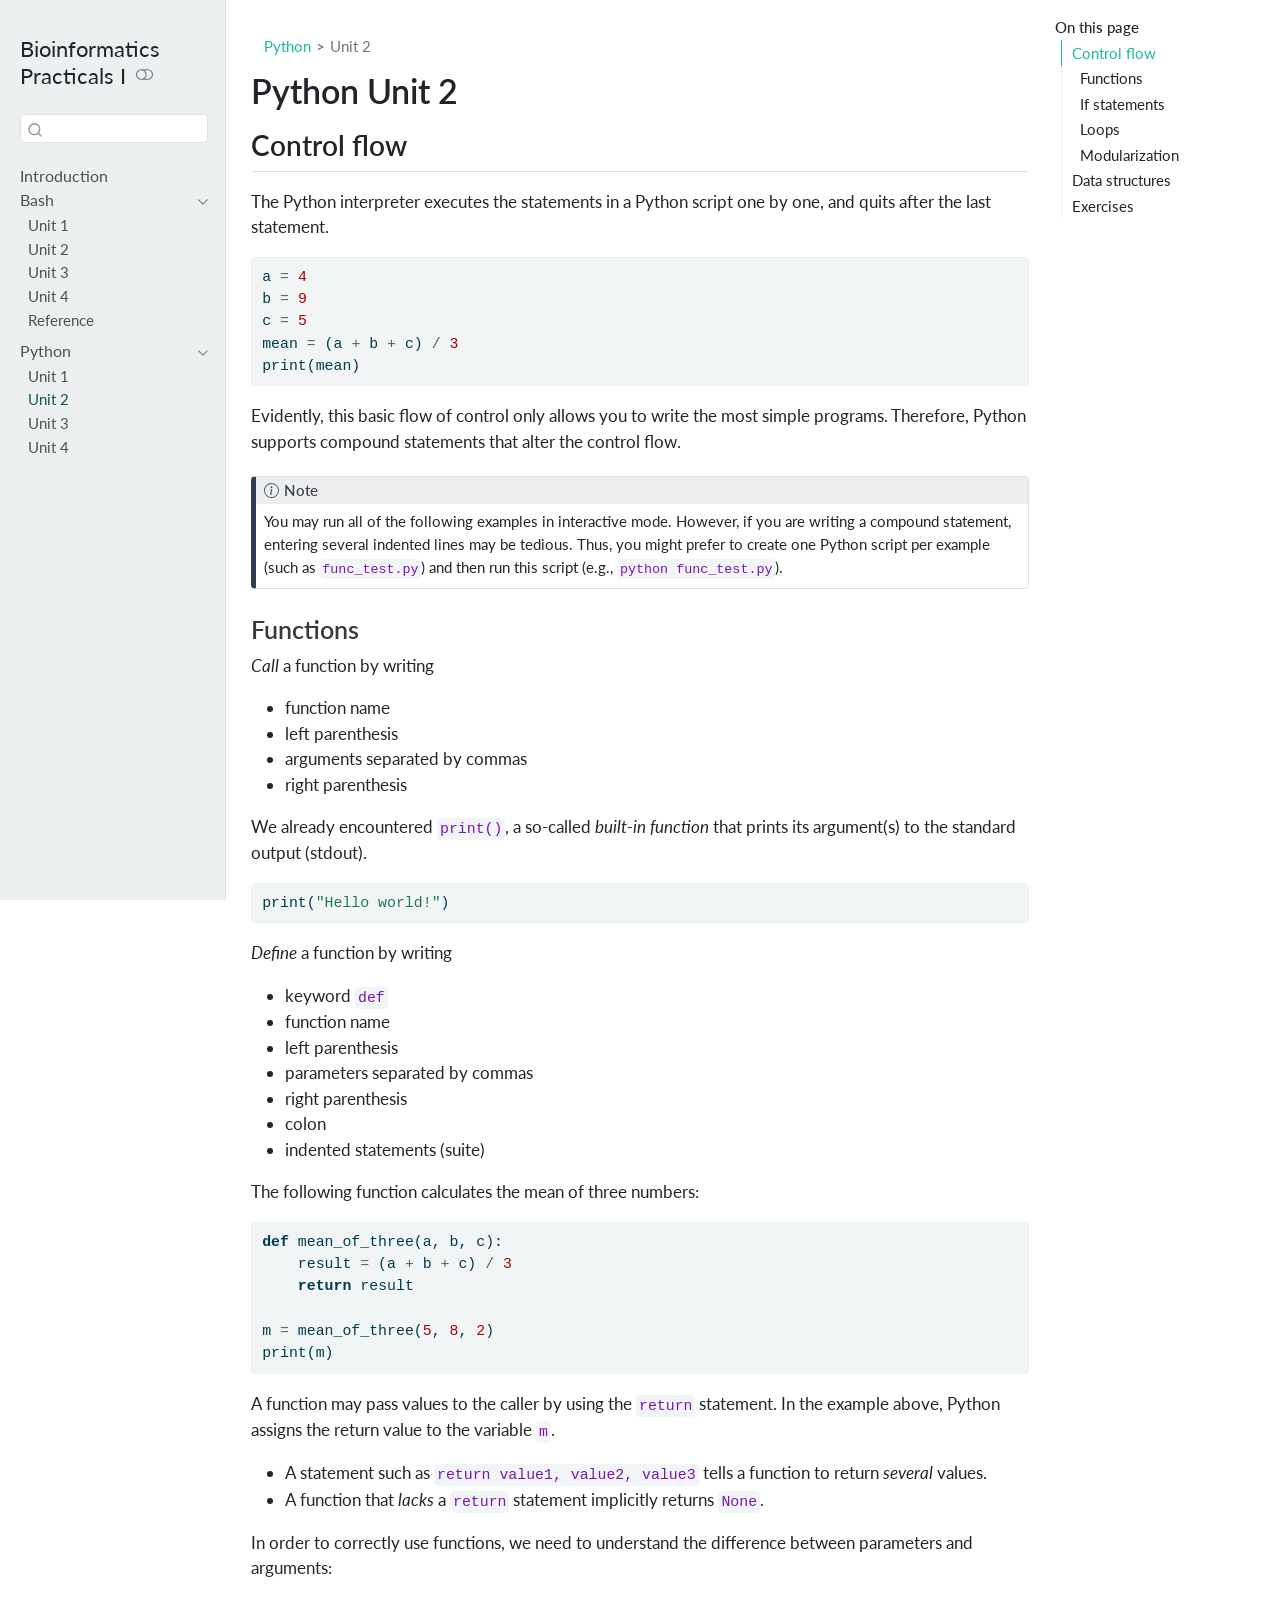
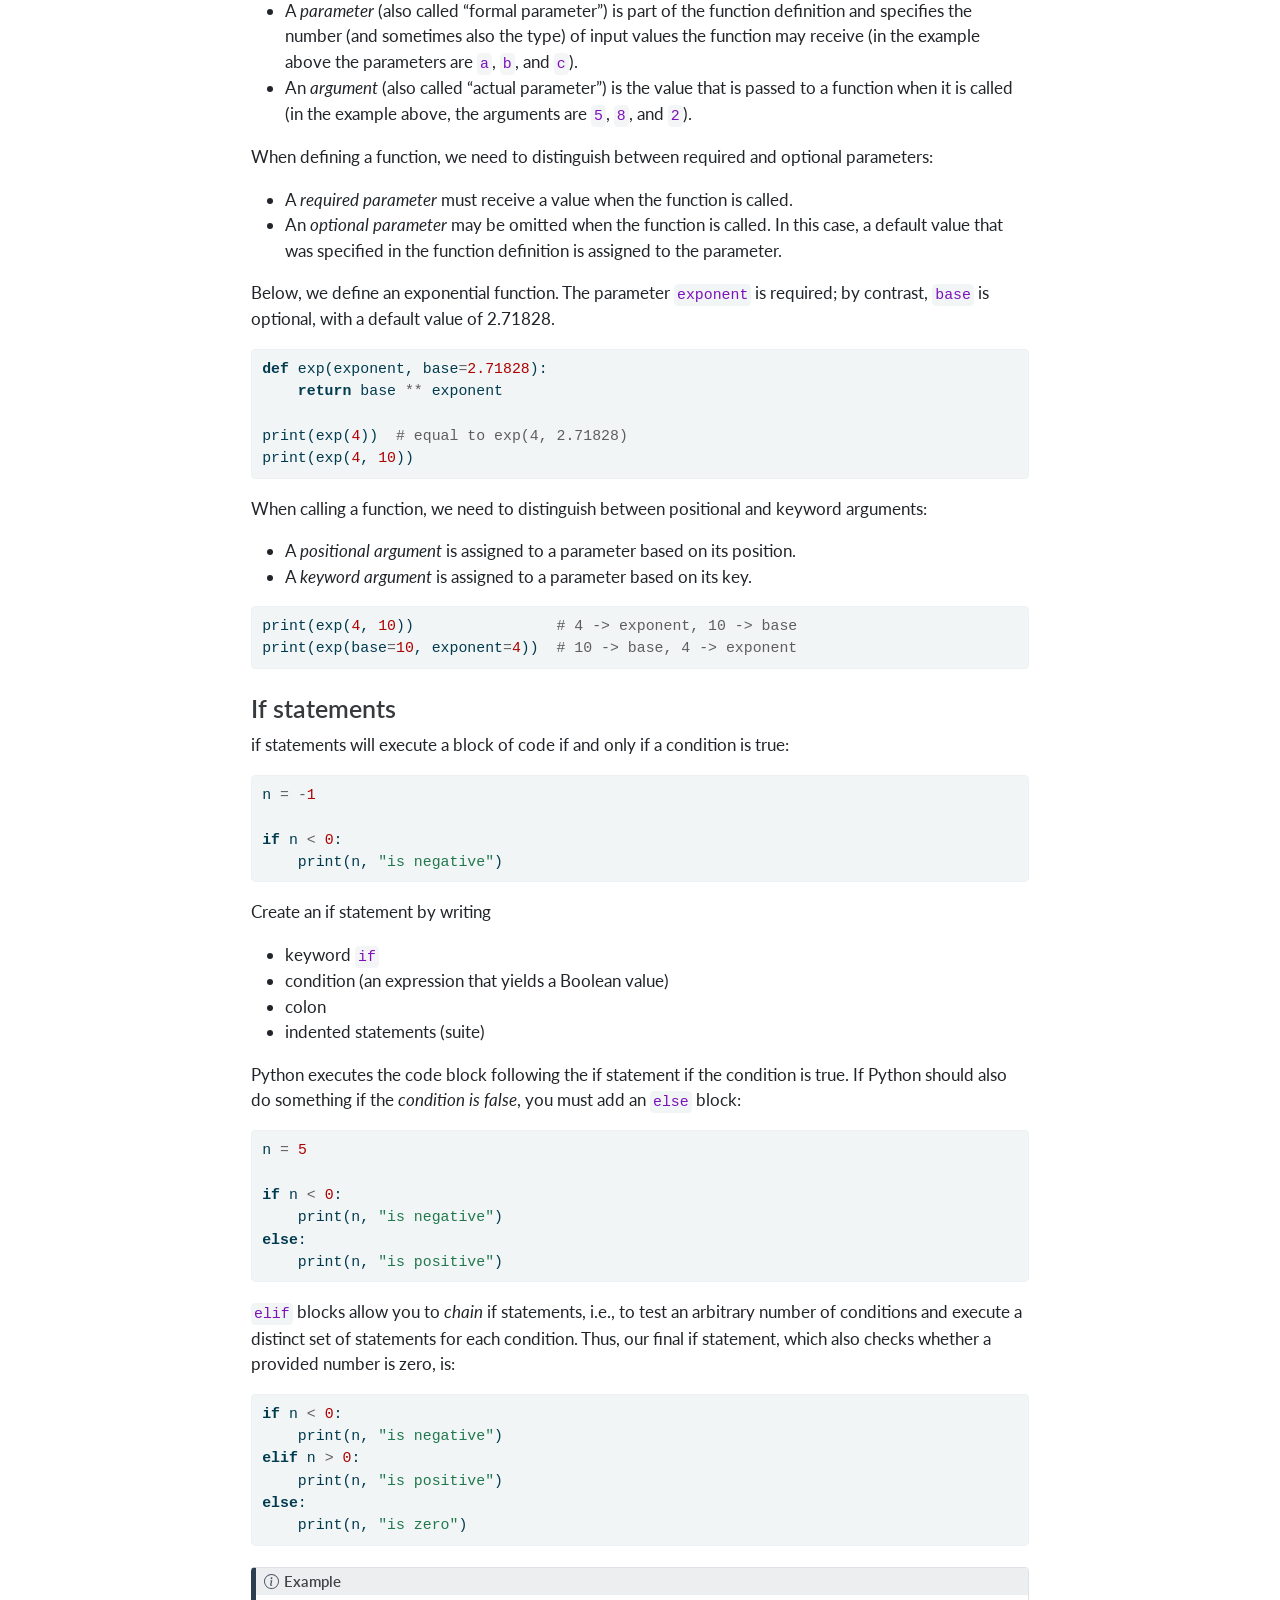
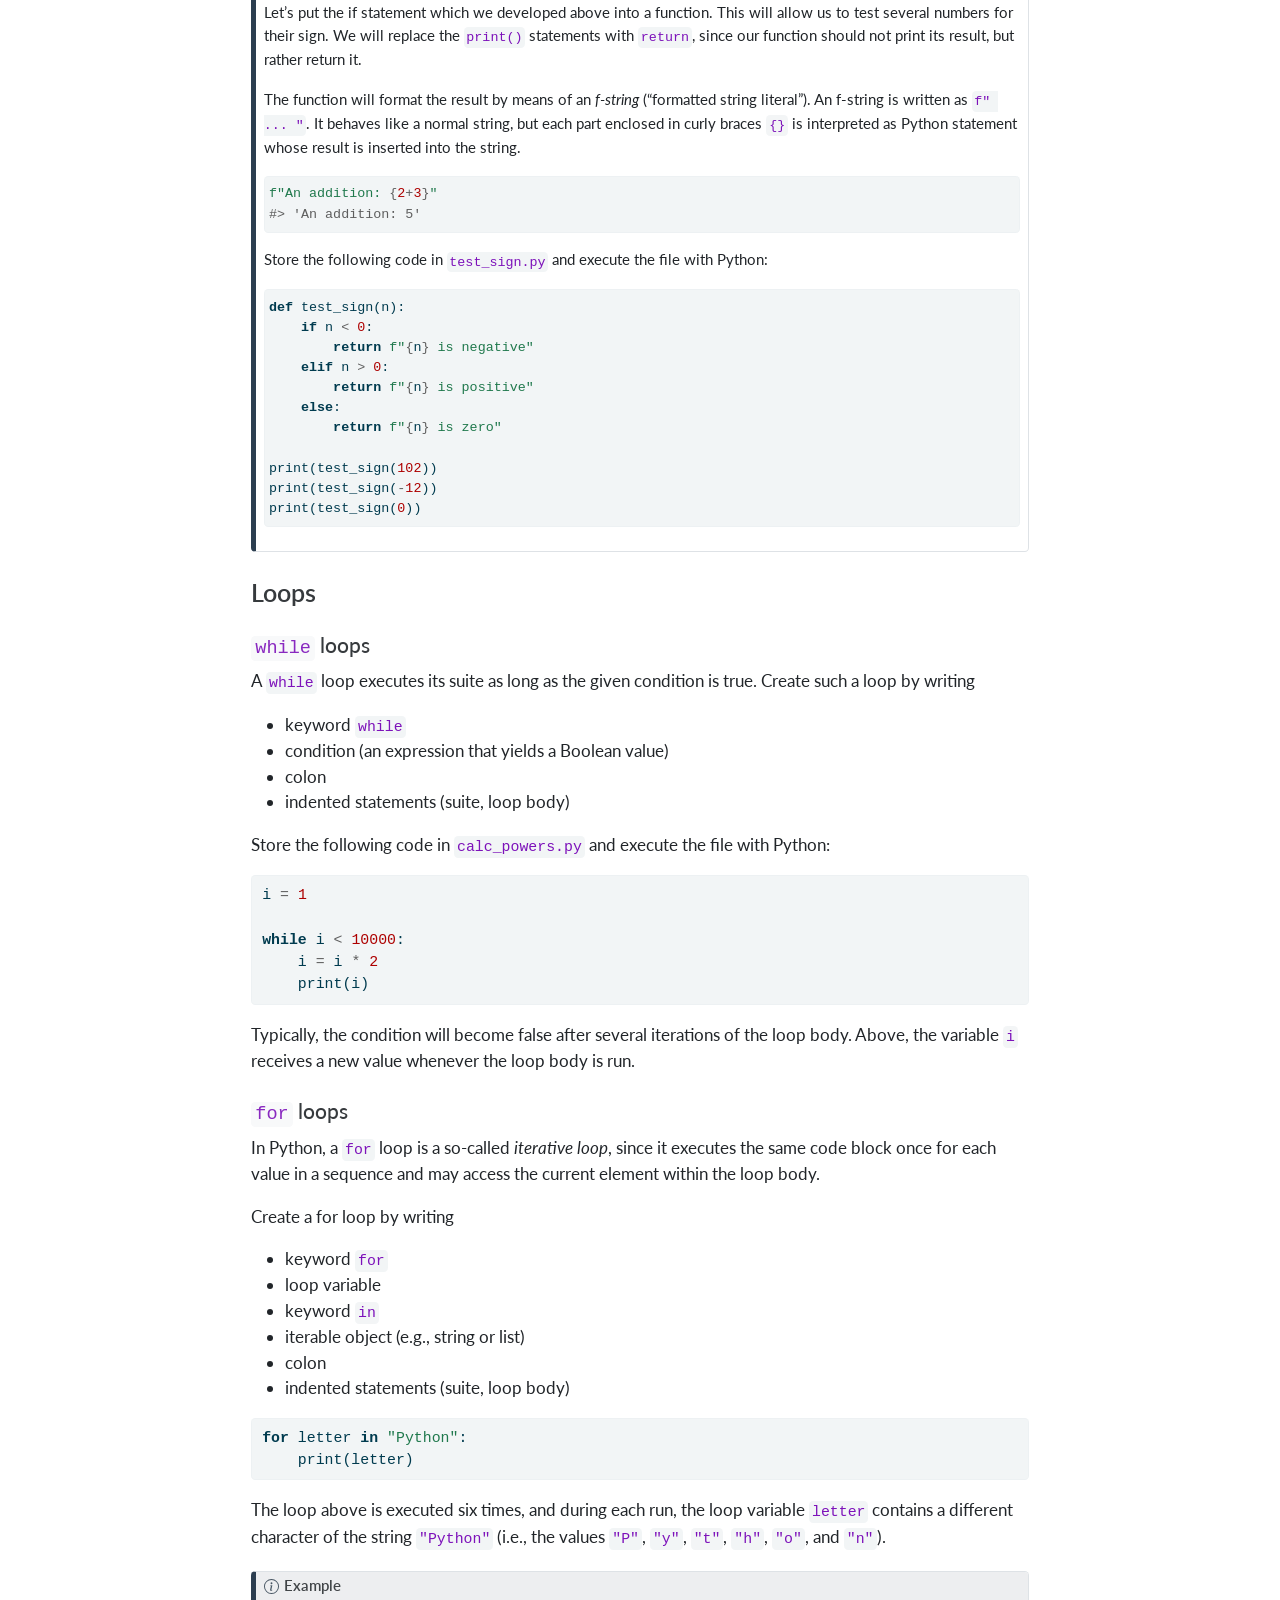
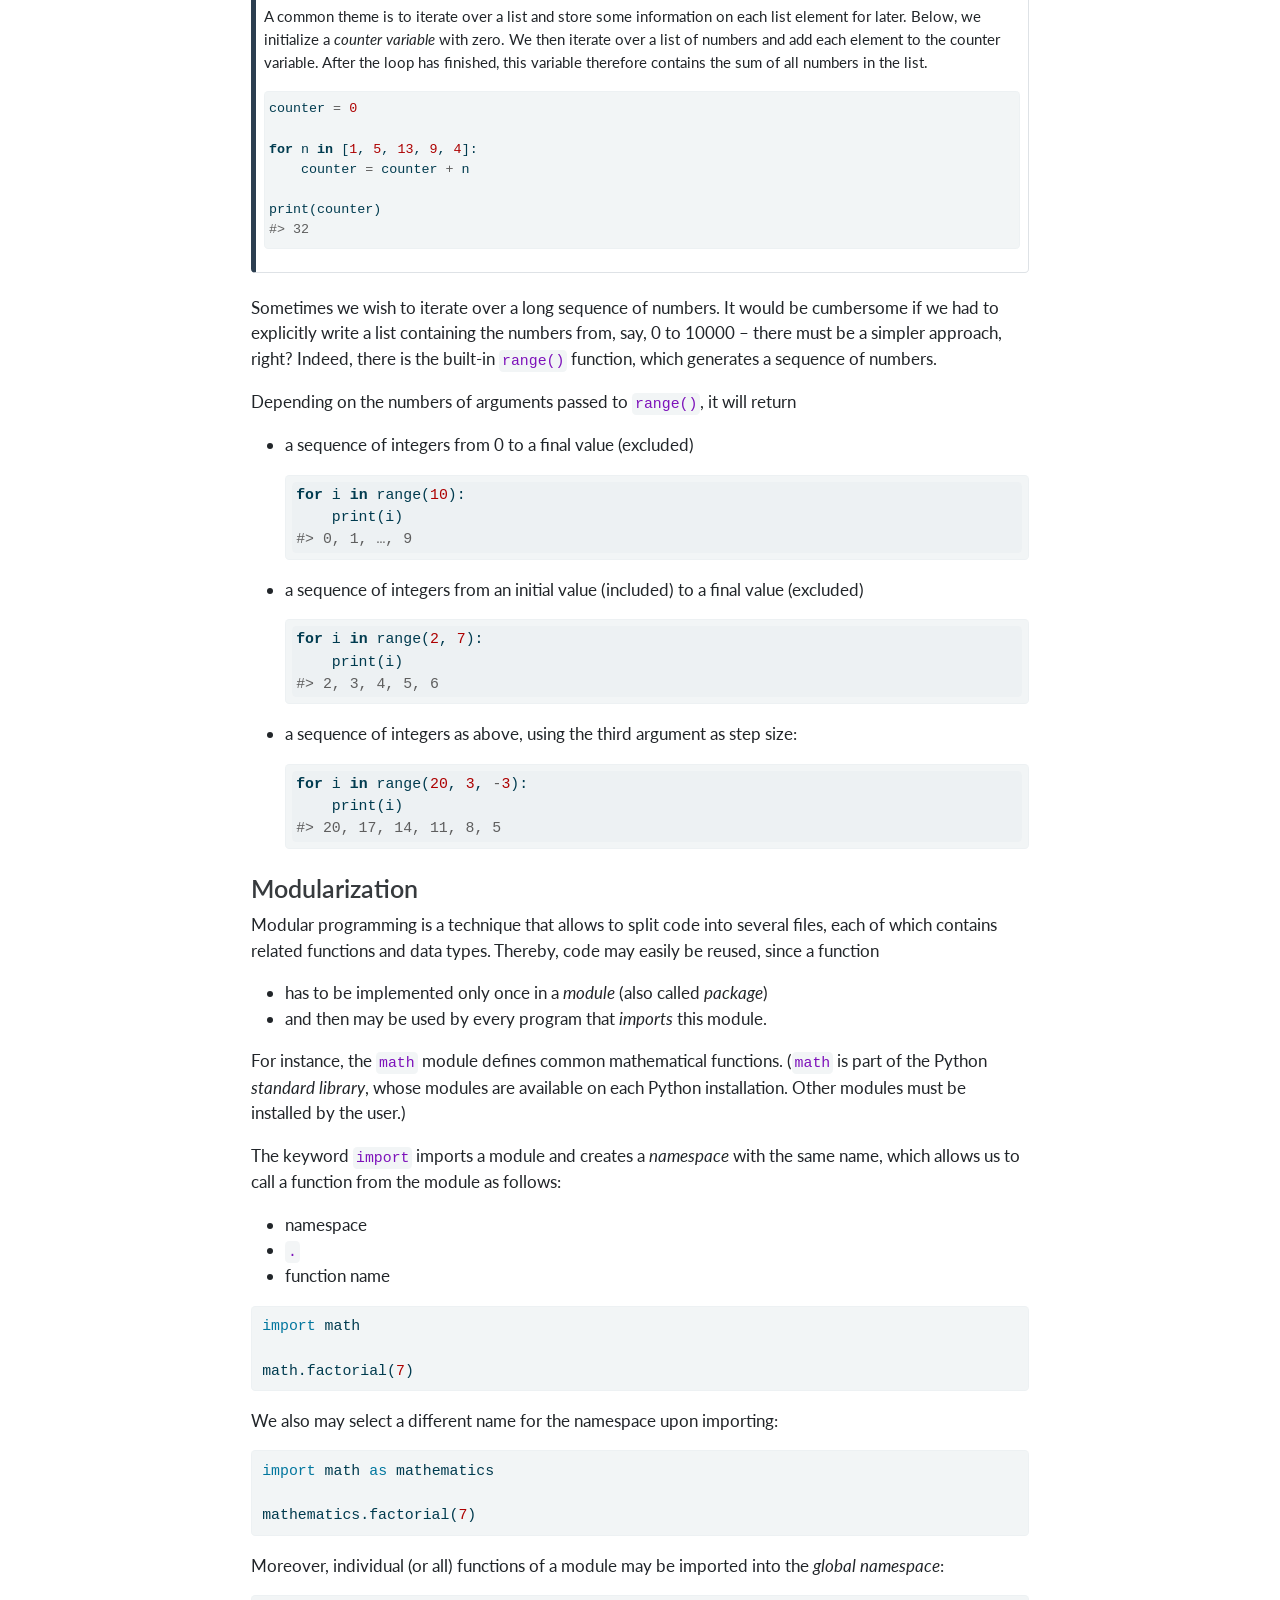
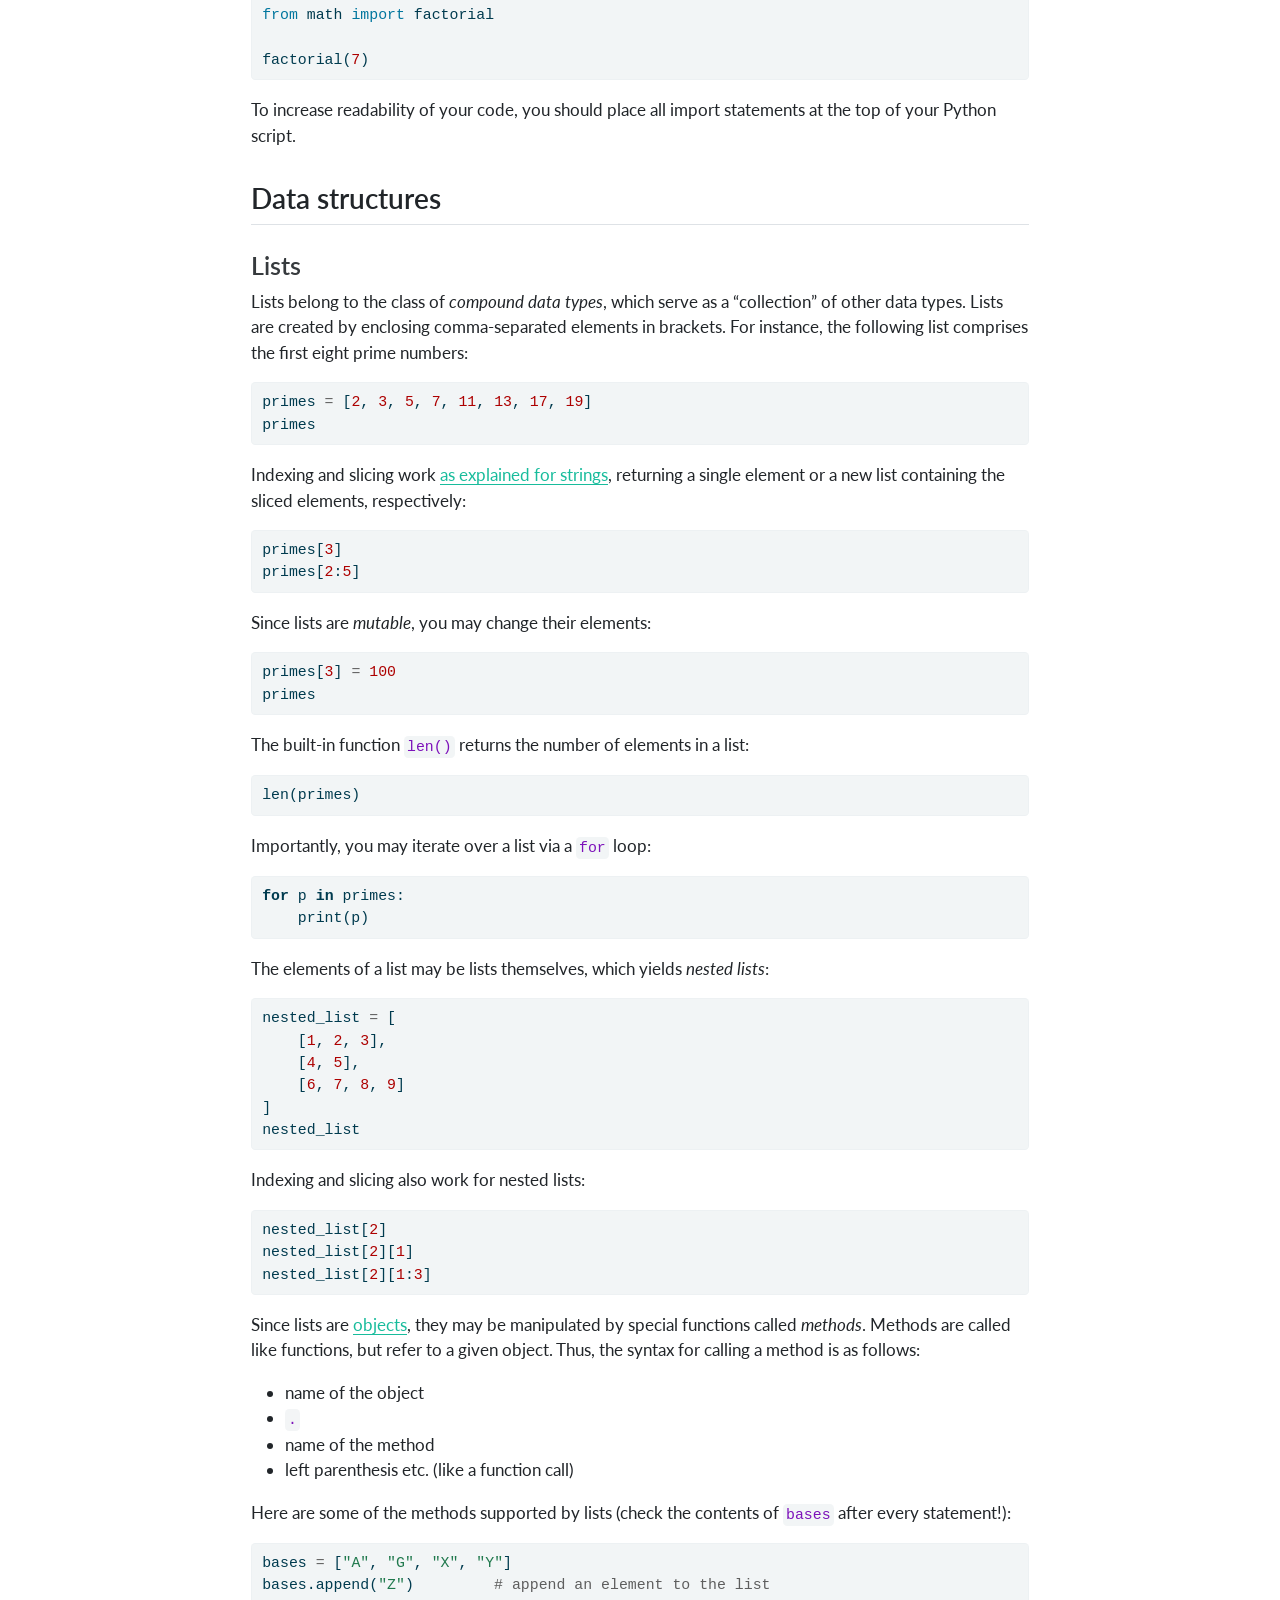
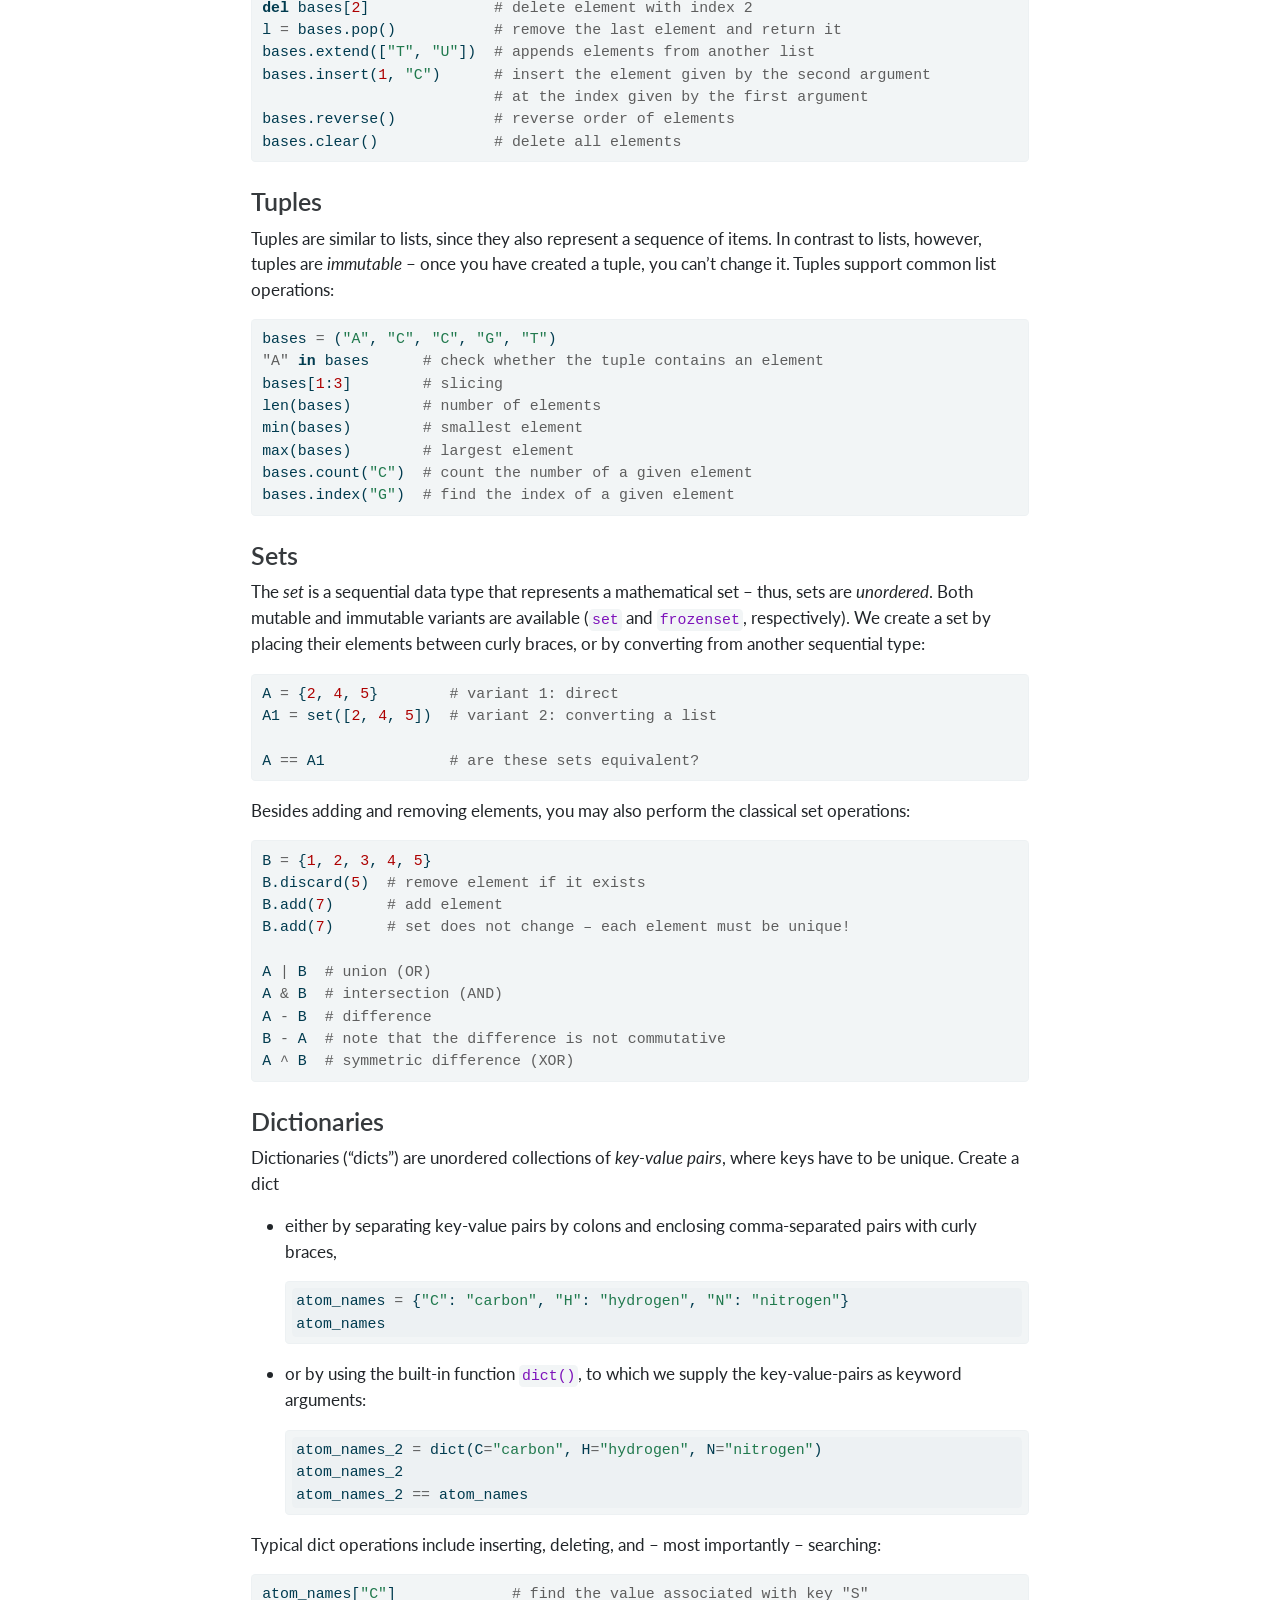
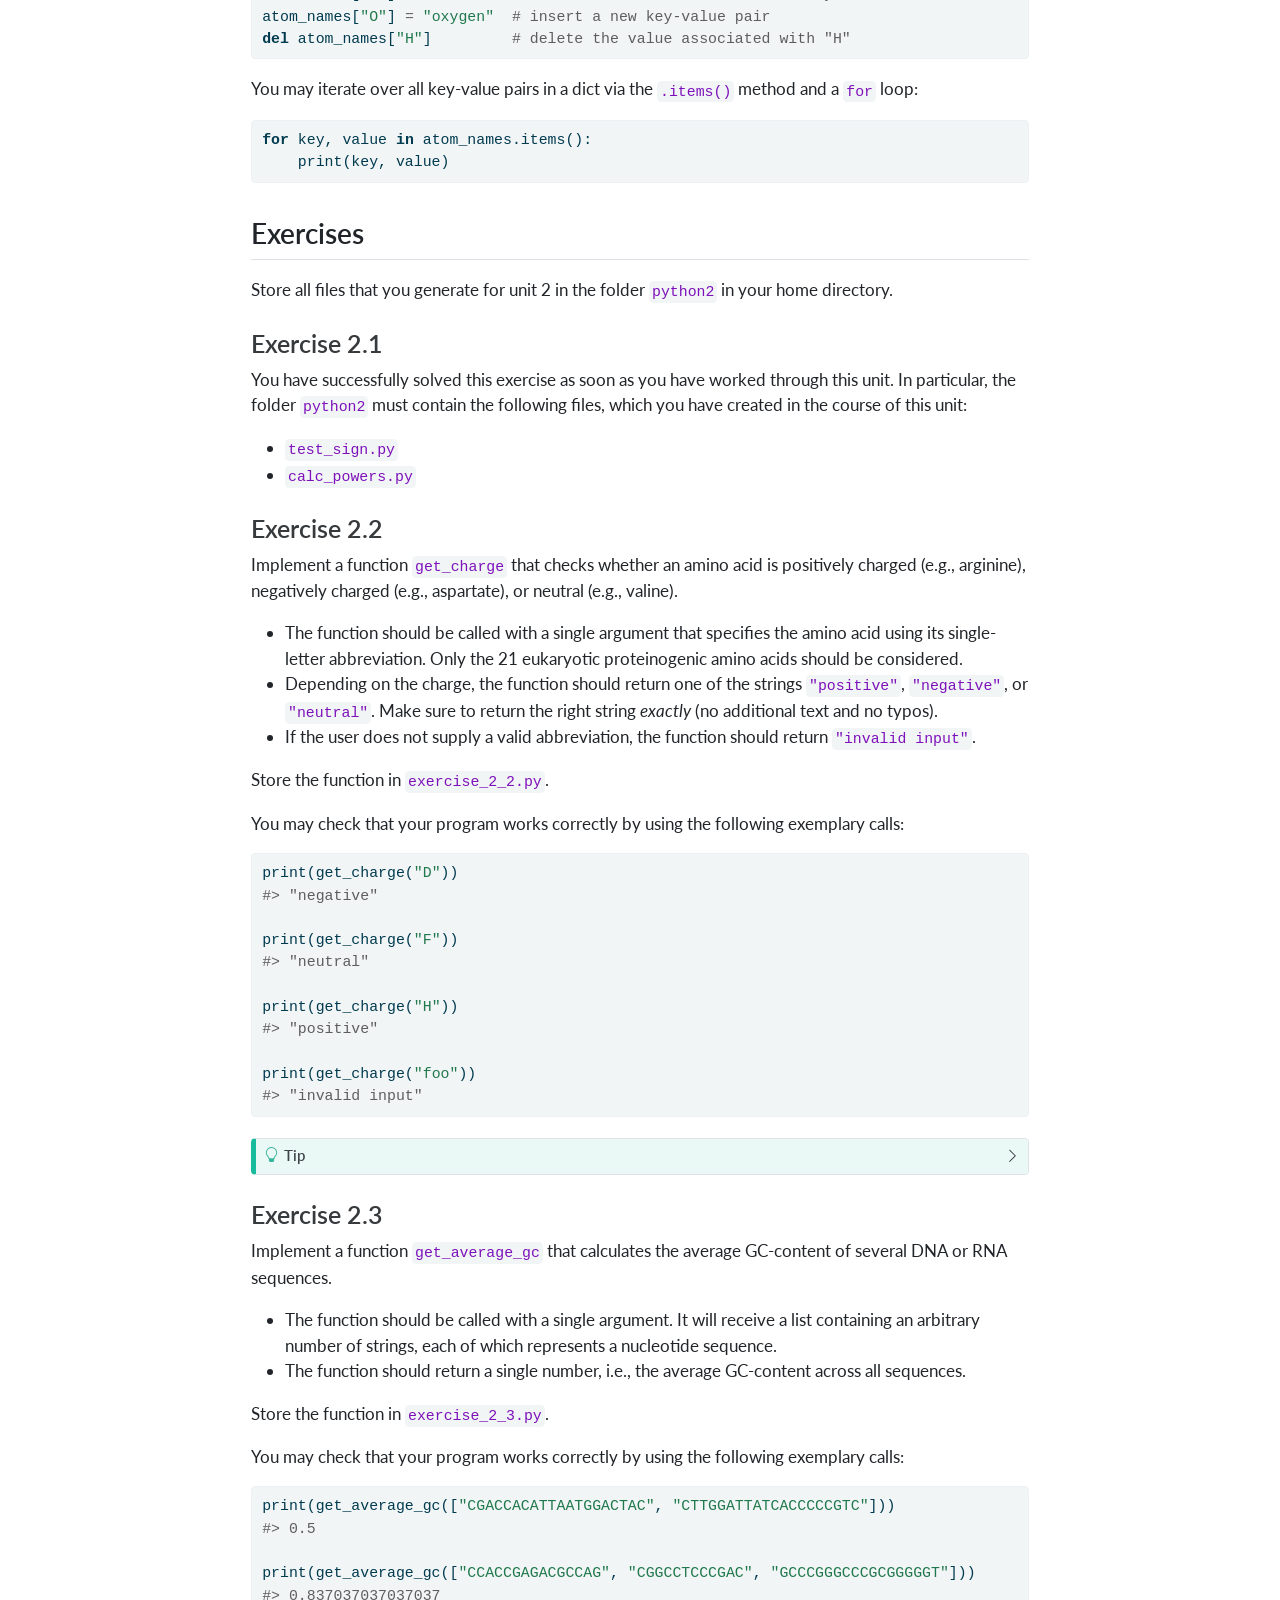
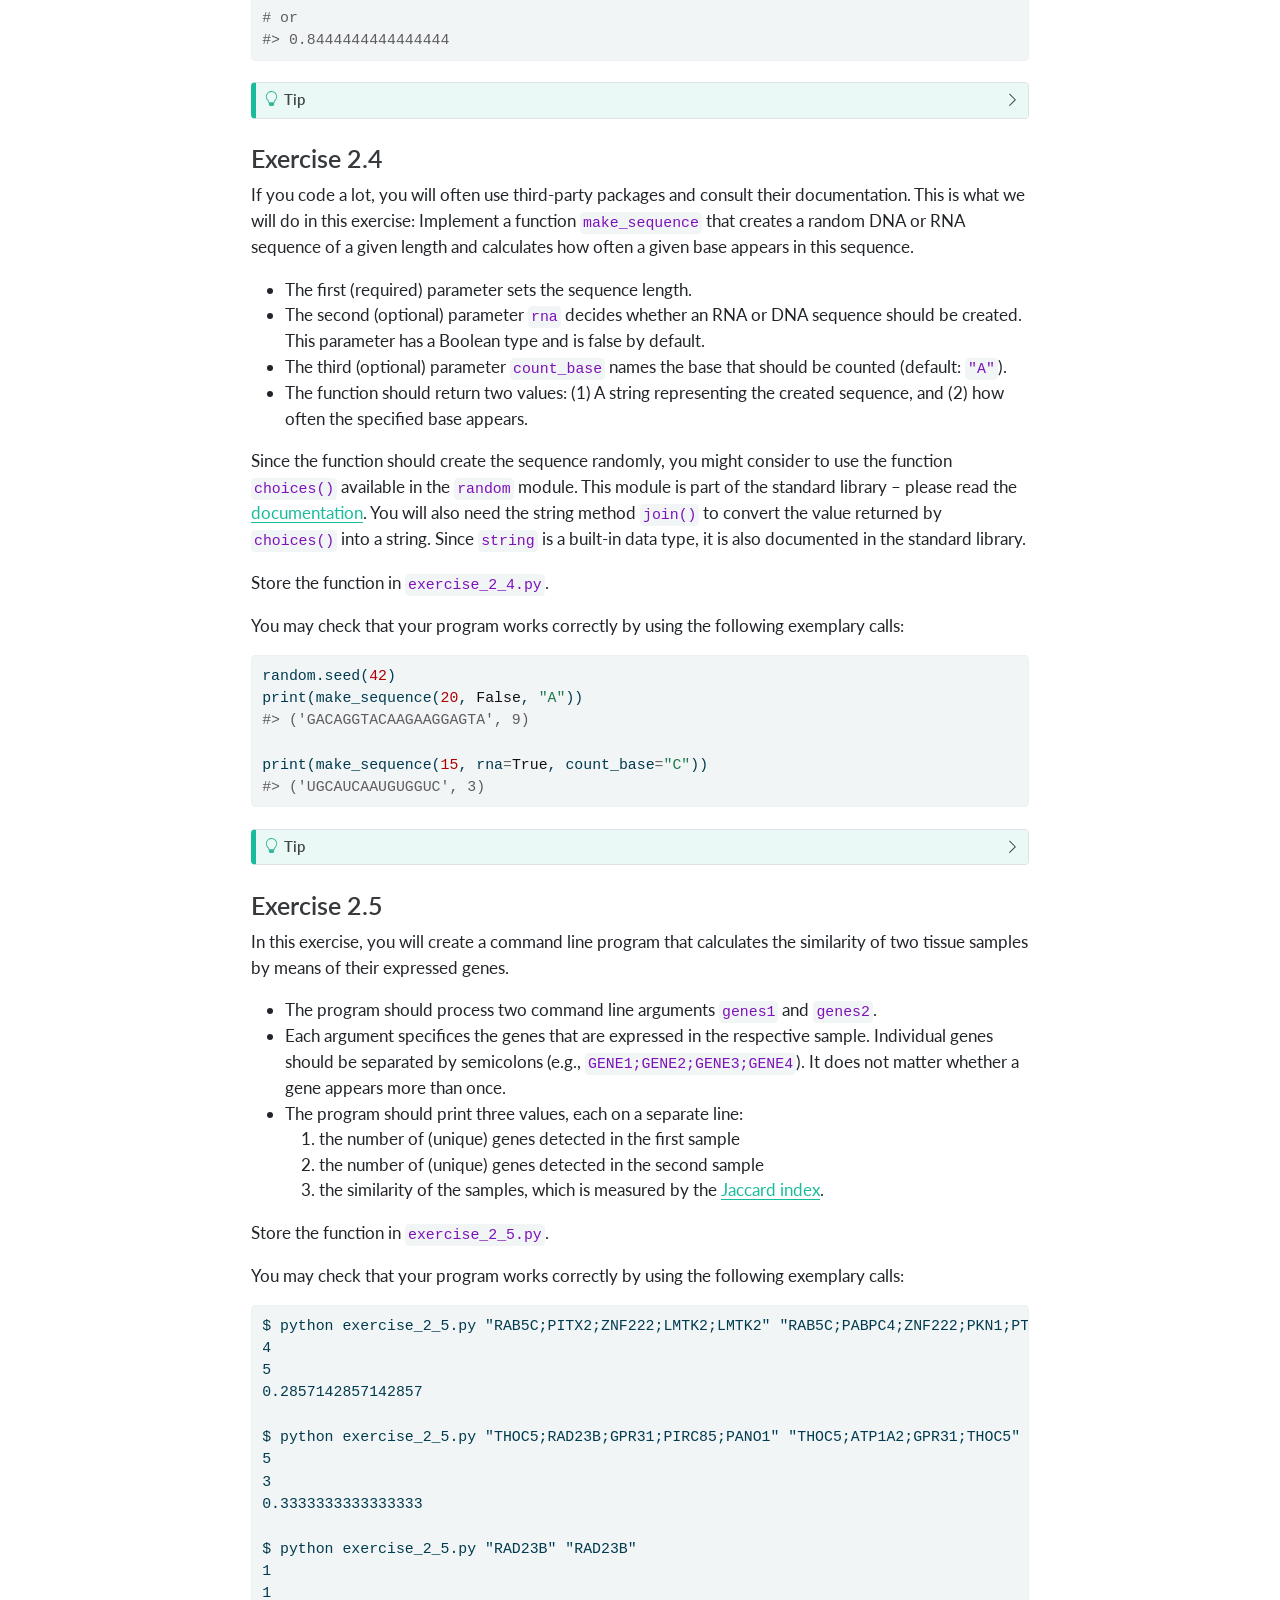
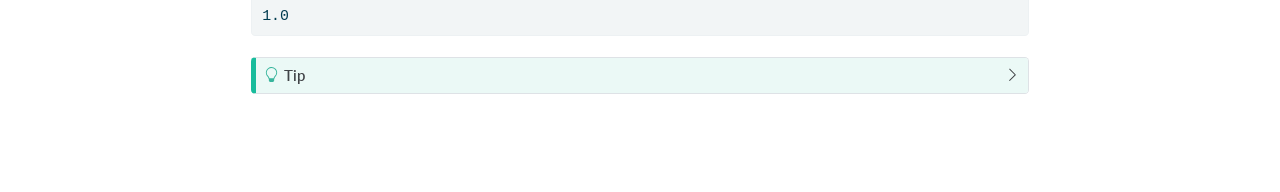
<file: python2.html>
<!DOCTYPE html>
<html xmlns="http://www.w3.org/1999/xhtml" lang="en" xml:lang="en"><head>

<meta charset="utf-8">
<meta name="generator" content="quarto-1.9.37">

<meta name="viewport" content="width=device-width, initial-scale=1.0, user-scalable=yes">


<title>Python Unit 2 – Bioinformatics Practicals I</title>
<style>
/* Default styles provided by pandoc.
** See https://pandoc.org/MANUAL.html#variables-for-html for config info.
*/
code{white-space: pre-wrap;}
span.smallcaps{font-variant: small-caps;}
div.columns{display: flex; gap: min(4vw, 1.5em);}
div.column{flex: auto; overflow-x: auto;}
div.hanging-indent{margin-left: 1.5em; text-indent: -1.5em;}
ul.task-list{list-style: none;}
ul.task-list li input[type="checkbox"] {
  width: 0.8em;
  margin: 0 0.8em 0.2em -1em; /* quarto-specific, see https://github.com/quarto-dev/quarto-cli/issues/4556 */ 
  vertical-align: middle;
}
/* CSS for syntax highlighting */
html { -webkit-text-size-adjust: 100%; }
pre > code.sourceCode { white-space: pre; position: relative; }
pre > code.sourceCode > span { display: inline-block; line-height: 1.25; }
pre > code.sourceCode > span:empty { height: 1.2em; }
.sourceCode { overflow: visible; }
code.sourceCode > span { color: inherit; text-decoration: inherit; }
div.sourceCode { margin: 1em 0; }
pre.sourceCode { margin: 0; }
@media screen {
div.sourceCode { overflow: auto; }
}
@media print {
pre > code.sourceCode { white-space: pre-wrap; }
pre > code.sourceCode > span { text-indent: -5em; padding-left: 5em; }
}
pre.numberSource code
  { counter-reset: source-line 0; }
pre.numberSource code > span
  { position: relative; left: -4em; counter-increment: source-line; }
pre.numberSource code > span > a:first-child::before
  { content: counter(source-line);
    position: relative; left: -1em; text-align: right; vertical-align: baseline;
    border: none; display: inline-block;
    -webkit-touch-callout: none; -webkit-user-select: none;
    -khtml-user-select: none; -moz-user-select: none;
    -ms-user-select: none; user-select: none;
    padding: 0 4px; width: 4em;
  }
pre.numberSource { margin-left: 3em;  padding-left: 4px; }
div.sourceCode
  {   }
@media screen {
pre > code.sourceCode > span > a:first-child::before { text-decoration: underline; }
}
</style>


<script src="site_libs/quarto-nav/quarto-nav.js"></script>
<script src="site_libs/quarto-nav/headroom.min.js"></script>
<script src="site_libs/clipboard/clipboard.min.js"></script>
<script src="site_libs/quarto-search/autocomplete.umd.js"></script>
<script src="site_libs/quarto-search/fuse.min.js"></script>
<script src="site_libs/quarto-search/quarto-search.js"></script>
<meta name="quarto:offset" content="./">
<script src="site_libs/quarto-html/quarto.js" type="module"></script>
<script src="site_libs/quarto-html/tabsets/tabsets.js" type="module"></script>
<script src="site_libs/quarto-html/popper.min.js"></script>
<script src="site_libs/quarto-html/tippy.umd.min.js"></script>
<script src="site_libs/quarto-html/anchor.min.js"></script>
<link href="site_libs/quarto-html/tippy.css" rel="stylesheet">
<link href="site_libs/quarto-html/quarto-syntax-highlighting-7f8f88aac4f3542376d5c11b86a4c14d.css" rel="stylesheet" class="quarto-color-scheme" id="quarto-text-highlighting-styles">
<link href="site_libs/quarto-html/quarto-syntax-highlighting-dark-d0ae9245876894da5ac7e18953ecc5cc.css" rel="stylesheet" class="quarto-color-scheme quarto-color-alternate" id="quarto-text-highlighting-styles">
<link href="site_libs/quarto-html/quarto-syntax-highlighting-7f8f88aac4f3542376d5c11b86a4c14d.css" rel="stylesheet" class="quarto-color-scheme-extra" id="quarto-text-highlighting-styles">
<script src="site_libs/bootstrap/bootstrap.min.js"></script>
<link href="site_libs/bootstrap/bootstrap-icons.css" rel="stylesheet">
<link href="site_libs/bootstrap/bootstrap-b263ad0a93230b7912c70cd3cc233063.min.css" rel="stylesheet" append-hash="true" class="quarto-color-scheme" id="quarto-bootstrap" data-mode="light">
<link href="site_libs/bootstrap/bootstrap-dark-16d93fc4ba7a999eebe9d38b368145e6.min.css" rel="stylesheet" append-hash="true" class="quarto-color-scheme quarto-color-alternate" id="quarto-bootstrap" data-mode="dark">
<link href="site_libs/bootstrap/bootstrap-b263ad0a93230b7912c70cd3cc233063.min.css" rel="stylesheet" append-hash="true" class="quarto-color-scheme-extra" id="quarto-bootstrap" data-mode="light">
<script id="quarto-search-options" type="application/json">{
  "location": "sidebar",
  "copy-button": false,
  "collapse-after": 3,
  "panel-placement": "start",
  "type": "textbox",
  "limit": 50,
  "keyboard-shortcut": [
    "f",
    "/",
    "s"
  ],
  "show-item-context": false,
  "language": {
    "search-no-results-text": "No results",
    "search-matching-documents-text": "matching documents",
    "search-copy-link-title": "Copy link to search",
    "search-hide-matches-text": "Hide additional matches",
    "search-more-match-text": "more match in this document",
    "search-more-matches-text": "more matches in this document",
    "search-clear-button-title": "Clear",
    "search-text-placeholder": "",
    "search-detached-cancel-button-title": "Cancel",
    "search-submit-button-title": "Submit",
    "search-label": "Search"
  }
}</script>


<link rel="stylesheet" href="styles.css">
</head>

<body class="nav-sidebar docked quarto-light"><script id="quarto-html-before-body" type="application/javascript">
    const toggleBodyColorMode = (bsSheetEl) => {
      const mode = bsSheetEl.getAttribute("data-mode");
      const bodyEl = window.document.querySelector("body");
      if (mode === "dark") {
        bodyEl.classList.add("quarto-dark");
        bodyEl.classList.remove("quarto-light");
      } else {
        bodyEl.classList.add("quarto-light");
        bodyEl.classList.remove("quarto-dark");
      }
    }
    const toggleBodyColorPrimary = () => {
      const bsSheetEl = window.document.querySelector("link#quarto-bootstrap:not([rel=disabled-stylesheet])");
      if (bsSheetEl) {
        toggleBodyColorMode(bsSheetEl);
      }
    }
    const setColorSchemeToggle = (alternate) => {
      const toggles = window.document.querySelectorAll('.quarto-color-scheme-toggle');
      for (let i=0; i < toggles.length; i++) {
        const toggle = toggles[i];
        if (toggle) {
          if (alternate) {
            toggle.classList.add("alternate");
          } else {
            toggle.classList.remove("alternate");
          }
        }
      }
    };
    const toggleColorMode = (alternate) => {
      // Switch the stylesheets
      const primaryStylesheets = window.document.querySelectorAll('link.quarto-color-scheme:not(.quarto-color-alternate)');
      const alternateStylesheets = window.document.querySelectorAll('link.quarto-color-scheme.quarto-color-alternate');
      manageTransitions('#quarto-margin-sidebar .nav-link', false);
      if (alternate) {
        // note: dark is layered on light, we don't disable primary!
        enableStylesheet(alternateStylesheets);
        for (const sheetNode of alternateStylesheets) {
          if (sheetNode.id === "quarto-bootstrap") {
            toggleBodyColorMode(sheetNode);
          }
        }
      } else {
        disableStylesheet(alternateStylesheets);
        enableStylesheet(primaryStylesheets)
        toggleBodyColorPrimary();
      }
      manageTransitions('#quarto-margin-sidebar .nav-link', true);
      // Switch the toggles
      setColorSchemeToggle(alternate)
      // Hack to workaround the fact that safari doesn't
      // properly recolor the scrollbar when toggling (#1455)
      if (navigator.userAgent.indexOf('Safari') > 0 && navigator.userAgent.indexOf('Chrome') == -1) {
        manageTransitions("body", false);
        window.scrollTo(0, 1);
        setTimeout(() => {
          window.scrollTo(0, 0);
          manageTransitions("body", true);
        }, 40);
      }
    }
    const disableStylesheet = (stylesheets) => {
      for (let i=0; i < stylesheets.length; i++) {
        const stylesheet = stylesheets[i];
        stylesheet.rel = 'disabled-stylesheet';
      }
    }
    const enableStylesheet = (stylesheets) => {
      for (let i=0; i < stylesheets.length; i++) {
        const stylesheet = stylesheets[i];
        if(stylesheet.rel !== 'stylesheet') { // for Chrome, which will still FOUC without this check
          stylesheet.rel = 'stylesheet';
        }
      }
    }
    const manageTransitions = (selector, allowTransitions) => {
      const els = window.document.querySelectorAll(selector);
      for (let i=0; i < els.length; i++) {
        const el = els[i];
        if (allowTransitions) {
          el.classList.remove('notransition');
        } else {
          el.classList.add('notransition');
        }
      }
    }
    const isFileUrl = () => {
      return window.location.protocol === 'file:';
    }
    const hasAlternateSentinel = () => {
      let styleSentinel = getColorSchemeSentinel();
      if (styleSentinel !== null) {
        return styleSentinel === "alternate";
      } else {
        return false;
      }
    }
    const setStyleSentinel = (alternate) => {
      const value = alternate ? "alternate" : "default";
      if (!isFileUrl()) {
        window.localStorage.setItem("quarto-color-scheme", value);
      } else {
        localAlternateSentinel = value;
      }
    }
    const getColorSchemeSentinel = () => {
      if (!isFileUrl()) {
        const storageValue = window.localStorage.getItem("quarto-color-scheme");
        return storageValue != null ? storageValue : localAlternateSentinel;
      } else {
        return localAlternateSentinel;
      }
    }
    const toggleGiscusIfUsed = (isAlternate, darkModeDefault) => {
      const baseTheme = document.querySelector('#giscus-base-theme')?.value ?? 'light';
      const alternateTheme = document.querySelector('#giscus-alt-theme')?.value ?? 'dark';
      let newTheme = '';
      if(authorPrefersDark) {
        newTheme = isAlternate ? baseTheme : alternateTheme;
      } else {
        newTheme = isAlternate ? alternateTheme : baseTheme;
      }
      const changeGiscusTheme = () => {
        // From: https://github.com/giscus/giscus/issues/336
        const sendMessage = (message) => {
          const iframe = document.querySelector('iframe.giscus-frame');
          if (!iframe) return;
          iframe.contentWindow.postMessage({ giscus: message }, 'https://giscus.app');
        }
        sendMessage({
          setConfig: {
            theme: newTheme
          }
        });
      }
      const isGiscussLoaded = window.document.querySelector('iframe.giscus-frame') !== null;
      if (isGiscussLoaded) {
        changeGiscusTheme();
      }
    };
    const authorPrefersDark = false;
    const darkModeDefault = authorPrefersDark;
      document.querySelector('link#quarto-text-highlighting-styles.quarto-color-scheme-extra').rel = 'disabled-stylesheet';
      document.querySelector('link#quarto-bootstrap.quarto-color-scheme-extra').rel = 'disabled-stylesheet';
    let localAlternateSentinel = darkModeDefault ? 'alternate' : 'default';
    // Dark / light mode switch
    window.quartoToggleColorScheme = () => {
      // Read the current dark / light value
      let toAlternate = !hasAlternateSentinel();
      toggleColorMode(toAlternate);
      setStyleSentinel(toAlternate);
      toggleGiscusIfUsed(toAlternate, darkModeDefault);
      window.dispatchEvent(new Event('resize'));
    };
    // Switch to dark mode if need be
    if (hasAlternateSentinel()) {
      toggleColorMode(true);
    } else {
      toggleColorMode(false);
    }
  </script>

<div id="quarto-search-results"></div>
  <header id="quarto-header" class="headroom fixed-top">
  <nav class="quarto-secondary-nav">
    <div class="container-fluid d-flex">
      <button type="button" class="quarto-btn-toggle btn" data-bs-toggle="collapse" role="button" data-bs-target=".quarto-sidebar-collapse-item" aria-controls="quarto-sidebar" aria-expanded="false" aria-label="Toggle sidebar navigation" onclick="if (window.quartoToggleHeadroom) { window.quartoToggleHeadroom(); }">
        <i class="bi bi-layout-text-sidebar-reverse"></i>
      </button>
        <nav class="quarto-page-breadcrumbs" aria-label="breadcrumb"><ol class="breadcrumb"><li class="breadcrumb-item"><a href="./python1.html">Python</a></li><li class="breadcrumb-item"><a href="./python2.html">Unit 2</a></li></ol></nav>
        <a class="flex-grow-1" role="navigation" data-bs-toggle="collapse" data-bs-target=".quarto-sidebar-collapse-item" aria-controls="quarto-sidebar" aria-expanded="false" aria-label="Toggle sidebar navigation" onclick="if (window.quartoToggleHeadroom) { window.quartoToggleHeadroom(); }">      
        </a>
      <button type="button" class="btn quarto-search-button" aria-label="Search" onclick="window.quartoOpenSearch();">
        <i class="bi bi-search"></i>
      </button>
    </div>
  </nav>
</header>
<!-- content -->
<div id="quarto-content" class="quarto-container page-columns page-rows-contents page-layout-article">
<!-- sidebar -->
  <nav id="quarto-sidebar" class="sidebar collapse collapse-horizontal quarto-sidebar-collapse-item sidebar-navigation docked overflow-auto">
    <div class="pt-lg-2 mt-2 text-left sidebar-header">
    <div class="sidebar-title mb-0 py-0">
      <a href="./">Bioinformatics Practicals I</a> 
        <div class="sidebar-tools-main">
  <a href="" class="quarto-color-scheme-toggle quarto-navigation-tool  px-1" onclick="window.quartoToggleColorScheme(); return false;" title="Toggle dark mode"><i class="bi"></i></a>
</div>
    </div>
      </div>
        <div class="mt-2 flex-shrink-0 align-items-center">
        <div class="sidebar-search">
        <div id="quarto-search" class="" title="Search"></div>
        </div>
        </div>
    <div class="sidebar-menu-container"> 
    <ul class="list-unstyled mt-1">
        <li class="sidebar-item">
  <div class="sidebar-item-container"> 
  <a href="./index.html" class="sidebar-item-text sidebar-link">
 <span class="menu-text">Introduction</span></a>
  </div>
</li>
        <li class="sidebar-item sidebar-item-section">
      <div class="sidebar-item-container"> 
            <a class="sidebar-item-text sidebar-link text-start" data-bs-toggle="collapse" data-bs-target="#quarto-sidebar-section-1" role="navigation" aria-expanded="true">
 <span class="menu-text">Bash</span></a>
          <a class="sidebar-item-toggle text-start" data-bs-toggle="collapse" data-bs-target="#quarto-sidebar-section-1" role="navigation" aria-expanded="true" aria-label="Toggle section">
            <i class="bi bi-chevron-right ms-2"></i>
          </a> 
      </div>
      <ul id="quarto-sidebar-section-1" class="collapse list-unstyled sidebar-section depth1 show">  
          <li class="sidebar-item">
  <div class="sidebar-item-container"> 
  <a href="./bash1.html" class="sidebar-item-text sidebar-link">
 <span class="menu-text">Unit 1</span></a>
  </div>
</li>
          <li class="sidebar-item">
  <div class="sidebar-item-container"> 
  <a href="./bash2.html" class="sidebar-item-text sidebar-link">
 <span class="menu-text">Unit 2</span></a>
  </div>
</li>
          <li class="sidebar-item">
  <div class="sidebar-item-container"> 
  <a href="./bash3.html" class="sidebar-item-text sidebar-link">
 <span class="menu-text">Unit 3</span></a>
  </div>
</li>
          <li class="sidebar-item">
  <div class="sidebar-item-container"> 
  <a href="./bash4.html" class="sidebar-item-text sidebar-link">
 <span class="menu-text">Unit 4</span></a>
  </div>
</li>
          <li class="sidebar-item">
  <div class="sidebar-item-container"> 
  <a href="./bash_reference.html" class="sidebar-item-text sidebar-link">
 <span class="menu-text">Reference</span></a>
  </div>
</li>
      </ul>
  </li>
        <li class="sidebar-item sidebar-item-section">
      <div class="sidebar-item-container"> 
            <a class="sidebar-item-text sidebar-link text-start" data-bs-toggle="collapse" data-bs-target="#quarto-sidebar-section-2" role="navigation" aria-expanded="true">
 <span class="menu-text">Python</span></a>
          <a class="sidebar-item-toggle text-start" data-bs-toggle="collapse" data-bs-target="#quarto-sidebar-section-2" role="navigation" aria-expanded="true" aria-label="Toggle section">
            <i class="bi bi-chevron-right ms-2"></i>
          </a> 
      </div>
      <ul id="quarto-sidebar-section-2" class="collapse list-unstyled sidebar-section depth1 show">  
          <li class="sidebar-item">
  <div class="sidebar-item-container"> 
  <a href="./python1.html" class="sidebar-item-text sidebar-link">
 <span class="menu-text">Unit 1</span></a>
  </div>
</li>
          <li class="sidebar-item">
  <div class="sidebar-item-container"> 
  <a href="./python2.html" class="sidebar-item-text sidebar-link active">
 <span class="menu-text">Unit 2</span></a>
  </div>
</li>
          <li class="sidebar-item">
  <div class="sidebar-item-container"> 
  <a href="./python3.html" class="sidebar-item-text sidebar-link">
 <span class="menu-text">Unit 3</span></a>
  </div>
</li>
          <li class="sidebar-item">
  <div class="sidebar-item-container"> 
  <a href="./python4.html" class="sidebar-item-text sidebar-link">
 <span class="menu-text">Unit 4</span></a>
  </div>
</li>
      </ul>
  </li>
    </ul>
    </div>
</nav>
<div id="quarto-sidebar-glass" class="quarto-sidebar-collapse-item" data-bs-toggle="collapse" data-bs-target=".quarto-sidebar-collapse-item"></div>
<!-- margin-sidebar -->
    <div id="quarto-margin-sidebar" class="sidebar margin-sidebar">
        <nav id="TOC" role="doc-toc" class="toc-active">
    <h2 id="toc-title">On this page</h2>
   
  <ul>
  <li><a href="#control-flow" id="toc-control-flow" class="nav-link active" data-scroll-target="#control-flow">Control flow</a>
  <ul class="collapse">
  <li><a href="#functions" id="toc-functions" class="nav-link" data-scroll-target="#functions">Functions</a></li>
  <li><a href="#if-statements" id="toc-if-statements" class="nav-link" data-scroll-target="#if-statements">If statements</a></li>
  <li><a href="#loops" id="toc-loops" class="nav-link" data-scroll-target="#loops">Loops</a></li>
  <li><a href="#modularization" id="toc-modularization" class="nav-link" data-scroll-target="#modularization">Modularization</a></li>
  </ul></li>
  <li><a href="#data-structures" id="toc-data-structures" class="nav-link" data-scroll-target="#data-structures">Data structures</a>
  <ul class="collapse">
  <li><a href="#lists" id="toc-lists" class="nav-link" data-scroll-target="#lists">Lists</a></li>
  <li><a href="#tuples" id="toc-tuples" class="nav-link" data-scroll-target="#tuples">Tuples</a></li>
  <li><a href="#sets" id="toc-sets" class="nav-link" data-scroll-target="#sets">Sets</a></li>
  <li><a href="#dictionaries" id="toc-dictionaries" class="nav-link" data-scroll-target="#dictionaries">Dictionaries</a></li>
  </ul></li>
  <li><a href="#exercises" id="toc-exercises" class="nav-link" data-scroll-target="#exercises">Exercises</a>
  <ul class="collapse">
  <li><a href="#exercise-2.1" id="toc-exercise-2.1" class="nav-link" data-scroll-target="#exercise-2.1">Exercise 2.1</a></li>
  <li><a href="#exercise-2.2" id="toc-exercise-2.2" class="nav-link" data-scroll-target="#exercise-2.2">Exercise 2.2</a></li>
  <li><a href="#exercise-2.3" id="toc-exercise-2.3" class="nav-link" data-scroll-target="#exercise-2.3">Exercise 2.3</a></li>
  <li><a href="#exercise-2.4" id="toc-exercise-2.4" class="nav-link" data-scroll-target="#exercise-2.4">Exercise 2.4</a></li>
  <li><a href="#exercise-2.5" id="toc-exercise-2.5" class="nav-link" data-scroll-target="#exercise-2.5">Exercise 2.5</a></li>
  </ul></li>
  </ul>
</nav>
    </div>
<!-- main -->
<main class="content" id="quarto-document-content">


<header id="title-block-header" class="quarto-title-block default"><nav class="quarto-page-breadcrumbs quarto-title-breadcrumbs d-none d-lg-block" aria-label="breadcrumb"><ol class="breadcrumb"><li class="breadcrumb-item"><a href="./python1.html">Python</a></li><li class="breadcrumb-item"><a href="./python2.html">Unit 2</a></li></ol></nav>
<div class="quarto-title">
<h1 class="title">Python Unit 2</h1>
</div>



<div class="quarto-title-meta">

    
  
    
  </div>
  


</header>


<section id="control-flow" class="level2">
<h2 class="anchored" data-anchor-id="control-flow">Control flow</h2>
<p>The Python interpreter executes the statements in a Python script one by one, and quits after the last statement.</p>
<div class="code-copy-outer-scaffold"><div class="sourceCode" id="cb1"><pre class="sourceCode python code-with-copy"><code class="sourceCode python"><span id="cb1-1"><a href="#cb1-1" aria-hidden="true" tabindex="-1"></a>a <span class="op">=</span> <span class="dv">4</span></span>
<span id="cb1-2"><a href="#cb1-2" aria-hidden="true" tabindex="-1"></a>b <span class="op">=</span> <span class="dv">9</span></span>
<span id="cb1-3"><a href="#cb1-3" aria-hidden="true" tabindex="-1"></a>c <span class="op">=</span> <span class="dv">5</span></span>
<span id="cb1-4"><a href="#cb1-4" aria-hidden="true" tabindex="-1"></a>mean <span class="op">=</span> (a <span class="op">+</span> b <span class="op">+</span> c) <span class="op">/</span> <span class="dv">3</span></span>
<span id="cb1-5"><a href="#cb1-5" aria-hidden="true" tabindex="-1"></a><span class="bu">print</span>(mean)</span></code></pre></div><button title="Copy to Clipboard" class="code-copy-button"><i class="bi"></i></button></div>
<p>Evidently, this basic flow of control only allows you to write the most simple programs. Therefore, Python supports compound statements that alter the control flow.</p>
<div class="callout callout-style-default callout-note callout-titled">
<div class="callout-header d-flex align-content-center">
<div class="callout-icon-container">
<i class="callout-icon"></i>
</div>
<div class="callout-title-container flex-fill">
Note
</div>
</div>
<div class="callout-body-container callout-body">
<p>You may run all of the following examples in interactive mode. However, if you are writing a compound statement, entering several indented lines may be tedious. Thus, you might prefer to create one Python script per example (such as <code>func_test.py</code>) and then run this script (e.g., <code>python func_test.py</code>).</p>
</div>
</div>
<section id="functions" class="level3">
<h3 class="anchored" data-anchor-id="functions">Functions</h3>
<p><em>Call</em> a function by writing</p>
<ul>
<li>function name</li>
<li>left parenthesis</li>
<li>arguments separated by commas</li>
<li>right parenthesis</li>
</ul>
<p>We already encountered <code>print()</code>, a so-called <em>built-in function</em> that prints its argument(s) to the standard output (stdout).</p>
<div class="code-copy-outer-scaffold"><div class="sourceCode" id="cb2"><pre class="sourceCode python code-with-copy"><code class="sourceCode python"><span id="cb2-1"><a href="#cb2-1" aria-hidden="true" tabindex="-1"></a><span class="bu">print</span>(<span class="st">"Hello world!"</span>)</span></code></pre></div><button title="Copy to Clipboard" class="code-copy-button"><i class="bi"></i></button></div>
<p><em>Define</em> a function by writing</p>
<ul>
<li>keyword <code>def</code></li>
<li>function name</li>
<li>left parenthesis</li>
<li>parameters separated by commas</li>
<li>right parenthesis</li>
<li>colon</li>
<li>indented statements (suite)</li>
</ul>
<p>The following function calculates the mean of three numbers:</p>
<div class="code-copy-outer-scaffold"><div class="sourceCode" id="cb3"><pre class="sourceCode python code-with-copy"><code class="sourceCode python"><span id="cb3-1"><a href="#cb3-1" aria-hidden="true" tabindex="-1"></a><span class="kw">def</span> mean_of_three(a, b, c):</span>
<span id="cb3-2"><a href="#cb3-2" aria-hidden="true" tabindex="-1"></a>    result <span class="op">=</span> (a <span class="op">+</span> b <span class="op">+</span> c) <span class="op">/</span> <span class="dv">3</span></span>
<span id="cb3-3"><a href="#cb3-3" aria-hidden="true" tabindex="-1"></a>    <span class="cf">return</span> result</span>
<span id="cb3-4"><a href="#cb3-4" aria-hidden="true" tabindex="-1"></a></span>
<span id="cb3-5"><a href="#cb3-5" aria-hidden="true" tabindex="-1"></a>m <span class="op">=</span> mean_of_three(<span class="dv">5</span>, <span class="dv">8</span>, <span class="dv">2</span>)</span>
<span id="cb3-6"><a href="#cb3-6" aria-hidden="true" tabindex="-1"></a><span class="bu">print</span>(m)</span></code></pre></div><button title="Copy to Clipboard" class="code-copy-button"><i class="bi"></i></button></div>
<p>A function may pass values to the caller by using the <code>return</code> statement. In the example above, Python assigns the return value to the variable <code>m</code>.</p>
<ul>
<li>A statement such as <code>return value1, value2, value3</code> tells a function to return <em>several</em> values.</li>
<li>A function that <em>lacks</em> a <code>return</code> statement implicitly returns <code>None</code>.</li>
</ul>
<p>In order to correctly use functions, we need to understand the difference between parameters and arguments:</p>
<ul>
<li>A <em>parameter</em> (also called “formal parameter”) is part of the function definition and specifies the number (and sometimes also the type) of input values the function may receive (in the example above the parameters are <code>a</code>, <code>b</code>, and <code>c</code>).</li>
<li>An <em>argument</em> (also called “actual parameter”) is the value that is passed to a function when it is called (in the example above, the arguments are <code>5</code>, <code>8</code>, and <code>2</code>).</li>
</ul>
<p>When defining a function, we need to distinguish between required and optional parameters:</p>
<ul>
<li>A <em>required parameter</em> must receive a value when the function is called.</li>
<li>An <em>optional parameter</em> may be omitted when the function is called. In this case, a default value that was specified in the function definition is assigned to the parameter.</li>
</ul>
<p>Below, we define an exponential function. The parameter <code>exponent</code> is required; by contrast, <code>base</code> is optional, with a default value of 2.71828.</p>
<div class="code-copy-outer-scaffold"><div class="sourceCode" id="cb4"><pre class="sourceCode python code-with-copy"><code class="sourceCode python"><span id="cb4-1"><a href="#cb4-1" aria-hidden="true" tabindex="-1"></a><span class="kw">def</span> exp(exponent, base<span class="op">=</span><span class="fl">2.71828</span>):</span>
<span id="cb4-2"><a href="#cb4-2" aria-hidden="true" tabindex="-1"></a>    <span class="cf">return</span> base <span class="op">**</span> exponent</span>
<span id="cb4-3"><a href="#cb4-3" aria-hidden="true" tabindex="-1"></a></span>
<span id="cb4-4"><a href="#cb4-4" aria-hidden="true" tabindex="-1"></a><span class="bu">print</span>(exp(<span class="dv">4</span>))  <span class="co"># equal to exp(4, 2.71828)</span></span>
<span id="cb4-5"><a href="#cb4-5" aria-hidden="true" tabindex="-1"></a><span class="bu">print</span>(exp(<span class="dv">4</span>, <span class="dv">10</span>))</span></code></pre></div><button title="Copy to Clipboard" class="code-copy-button"><i class="bi"></i></button></div>
<p>When calling a function, we need to distinguish between positional and keyword arguments:</p>
<ul>
<li>A <em>positional argument</em> is assigned to a parameter based on its position.</li>
<li>A <em>keyword argument</em> is assigned to a parameter based on its key.</li>
</ul>
<div class="code-copy-outer-scaffold"><div class="sourceCode" id="cb5"><pre class="sourceCode python code-with-copy"><code class="sourceCode python"><span id="cb5-1"><a href="#cb5-1" aria-hidden="true" tabindex="-1"></a><span class="bu">print</span>(exp(<span class="dv">4</span>, <span class="dv">10</span>))                <span class="co"># 4 -&gt; exponent, 10 -&gt; base</span></span>
<span id="cb5-2"><a href="#cb5-2" aria-hidden="true" tabindex="-1"></a><span class="bu">print</span>(exp(base<span class="op">=</span><span class="dv">10</span>, exponent<span class="op">=</span><span class="dv">4</span>))  <span class="co"># 10 -&gt; base, 4 -&gt; exponent</span></span></code></pre></div><button title="Copy to Clipboard" class="code-copy-button"><i class="bi"></i></button></div>
</section>
<section id="if-statements" class="level3">
<h3 class="anchored" data-anchor-id="if-statements">If statements</h3>
<p>if statements will execute a block of code if and only if a condition is true:</p>
<div class="code-copy-outer-scaffold"><div class="sourceCode" id="cb6"><pre class="sourceCode python code-with-copy"><code class="sourceCode python"><span id="cb6-1"><a href="#cb6-1" aria-hidden="true" tabindex="-1"></a>n <span class="op">=</span> <span class="op">-</span><span class="dv">1</span></span>
<span id="cb6-2"><a href="#cb6-2" aria-hidden="true" tabindex="-1"></a></span>
<span id="cb6-3"><a href="#cb6-3" aria-hidden="true" tabindex="-1"></a><span class="cf">if</span> n <span class="op">&lt;</span> <span class="dv">0</span>:</span>
<span id="cb6-4"><a href="#cb6-4" aria-hidden="true" tabindex="-1"></a>    <span class="bu">print</span>(n, <span class="st">"is negative"</span>)</span></code></pre></div><button title="Copy to Clipboard" class="code-copy-button"><i class="bi"></i></button></div>
<p>Create an if statement by writing</p>
<ul>
<li>keyword <code>if</code></li>
<li>condition (an expression that yields a Boolean value)</li>
<li>colon</li>
<li>indented statements (suite)</li>
</ul>
<p>Python executes the code block following the if statement if the condition is true. If Python should also do something if the <em>condition is false</em>, you must add an <code>else</code> block:</p>
<div class="code-copy-outer-scaffold"><div class="sourceCode" id="cb7"><pre class="sourceCode python code-with-copy"><code class="sourceCode python"><span id="cb7-1"><a href="#cb7-1" aria-hidden="true" tabindex="-1"></a>n <span class="op">=</span> <span class="dv">5</span></span>
<span id="cb7-2"><a href="#cb7-2" aria-hidden="true" tabindex="-1"></a></span>
<span id="cb7-3"><a href="#cb7-3" aria-hidden="true" tabindex="-1"></a><span class="cf">if</span> n <span class="op">&lt;</span> <span class="dv">0</span>:</span>
<span id="cb7-4"><a href="#cb7-4" aria-hidden="true" tabindex="-1"></a>    <span class="bu">print</span>(n, <span class="st">"is negative"</span>)</span>
<span id="cb7-5"><a href="#cb7-5" aria-hidden="true" tabindex="-1"></a><span class="cf">else</span>:</span>
<span id="cb7-6"><a href="#cb7-6" aria-hidden="true" tabindex="-1"></a>    <span class="bu">print</span>(n, <span class="st">"is positive"</span>)</span></code></pre></div><button title="Copy to Clipboard" class="code-copy-button"><i class="bi"></i></button></div>
<p><code>elif</code> blocks allow you to <em>chain</em> if statements, i.e., to test an arbitrary number of conditions and execute a distinct set of statements for each condition. Thus, our final if statement, which also checks whether a provided number is zero, is:</p>
<div class="code-copy-outer-scaffold"><div class="sourceCode" id="cb8"><pre class="sourceCode python code-with-copy"><code class="sourceCode python"><span id="cb8-1"><a href="#cb8-1" aria-hidden="true" tabindex="-1"></a><span class="cf">if</span> n <span class="op">&lt;</span> <span class="dv">0</span>:</span>
<span id="cb8-2"><a href="#cb8-2" aria-hidden="true" tabindex="-1"></a>    <span class="bu">print</span>(n, <span class="st">"is negative"</span>)</span>
<span id="cb8-3"><a href="#cb8-3" aria-hidden="true" tabindex="-1"></a><span class="cf">elif</span> n <span class="op">&gt;</span> <span class="dv">0</span>:</span>
<span id="cb8-4"><a href="#cb8-4" aria-hidden="true" tabindex="-1"></a>    <span class="bu">print</span>(n, <span class="st">"is positive"</span>)</span>
<span id="cb8-5"><a href="#cb8-5" aria-hidden="true" tabindex="-1"></a><span class="cf">else</span>:</span>
<span id="cb8-6"><a href="#cb8-6" aria-hidden="true" tabindex="-1"></a>    <span class="bu">print</span>(n, <span class="st">"is zero"</span>)</span></code></pre></div><button title="Copy to Clipboard" class="code-copy-button"><i class="bi"></i></button></div>
<div id="example-function-with-if" class="callout callout-style-default callout-note callout-titled">
<div class="callout-header d-flex align-content-center">
<div class="callout-icon-container">
<i class="callout-icon"></i>
</div>
<div class="callout-title-container flex-fill">
<span class="screen-reader-only">Note</span>Example
</div>
</div>
<div class="callout-body-container callout-body">
<p>Let’s put the if statement which we developed above into a function. This will allow us to test several numbers for their sign. We will replace the <code>print()</code> statements with <code>return</code>, since our function should not print its result, but rather return it.</p>
<p>The function will format the result by means of an <em>f-string</em> (“formatted string literal”). An f-string is written as <code>f" ... "</code>. It behaves like a normal string, but each part enclosed in curly braces <code>{}</code> is interpreted as Python statement whose result is inserted into the string.</p>
<div class="code-copy-outer-scaffold"><div class="sourceCode" id="cb9"><pre class="sourceCode python code-with-copy"><code class="sourceCode python"><span id="cb9-1"><a href="#cb9-1" aria-hidden="true" tabindex="-1"></a><span class="ss">f"An addition: </span><span class="sc">{</span><span class="dv">2</span><span class="op">+</span><span class="dv">3</span><span class="sc">}</span><span class="ss">"</span></span>
<span id="cb9-2"><a href="#cb9-2" aria-hidden="true" tabindex="-1"></a><span class="co">#&gt; 'An addition: 5' </span></span></code></pre></div><button title="Copy to Clipboard" class="code-copy-button"><i class="bi"></i></button></div>
<p>Store the following code in <code>test_sign.py</code> and execute the file with Python:</p>
<div class="code-copy-outer-scaffold"><div class="sourceCode" id="cb10"><pre class="sourceCode python code-with-copy"><code class="sourceCode python"><span id="cb10-1"><a href="#cb10-1" aria-hidden="true" tabindex="-1"></a><span class="kw">def</span> test_sign(n):</span>
<span id="cb10-2"><a href="#cb10-2" aria-hidden="true" tabindex="-1"></a>    <span class="cf">if</span> n <span class="op">&lt;</span> <span class="dv">0</span>:</span>
<span id="cb10-3"><a href="#cb10-3" aria-hidden="true" tabindex="-1"></a>        <span class="cf">return</span> <span class="ss">f"</span><span class="sc">{</span>n<span class="sc">}</span><span class="ss"> is negative"</span></span>
<span id="cb10-4"><a href="#cb10-4" aria-hidden="true" tabindex="-1"></a>    <span class="cf">elif</span> n <span class="op">&gt;</span> <span class="dv">0</span>:</span>
<span id="cb10-5"><a href="#cb10-5" aria-hidden="true" tabindex="-1"></a>        <span class="cf">return</span> <span class="ss">f"</span><span class="sc">{</span>n<span class="sc">}</span><span class="ss"> is positive"</span></span>
<span id="cb10-6"><a href="#cb10-6" aria-hidden="true" tabindex="-1"></a>    <span class="cf">else</span>:</span>
<span id="cb10-7"><a href="#cb10-7" aria-hidden="true" tabindex="-1"></a>        <span class="cf">return</span> <span class="ss">f"</span><span class="sc">{</span>n<span class="sc">}</span><span class="ss"> is zero"</span></span>
<span id="cb10-8"><a href="#cb10-8" aria-hidden="true" tabindex="-1"></a></span>
<span id="cb10-9"><a href="#cb10-9" aria-hidden="true" tabindex="-1"></a><span class="bu">print</span>(test_sign(<span class="dv">102</span>))</span>
<span id="cb10-10"><a href="#cb10-10" aria-hidden="true" tabindex="-1"></a><span class="bu">print</span>(test_sign(<span class="op">-</span><span class="dv">12</span>))</span>
<span id="cb10-11"><a href="#cb10-11" aria-hidden="true" tabindex="-1"></a><span class="bu">print</span>(test_sign(<span class="dv">0</span>))</span></code></pre></div><button title="Copy to Clipboard" class="code-copy-button"><i class="bi"></i></button></div>
</div>
</div>
</section>
<section id="loops" class="level3">
<h3 class="anchored" data-anchor-id="loops">Loops</h3>
<section id="while-loops" class="level4">
<h4 class="anchored" data-anchor-id="while-loops"><code>while</code> loops</h4>
<p>A <code>while</code> loop executes its suite as long as the given condition is true. Create such a loop by writing</p>
<ul>
<li>keyword <code>while</code></li>
<li>condition (an expression that yields a Boolean value)</li>
<li>colon</li>
<li>indented statements (suite, loop body)</li>
</ul>
<p>Store the following code in <code>calc_powers.py</code> and execute the file with Python:</p>
<div class="code-copy-outer-scaffold"><div class="sourceCode" id="cb11"><pre class="sourceCode python code-with-copy"><code class="sourceCode python"><span id="cb11-1"><a href="#cb11-1" aria-hidden="true" tabindex="-1"></a>i <span class="op">=</span> <span class="dv">1</span></span>
<span id="cb11-2"><a href="#cb11-2" aria-hidden="true" tabindex="-1"></a></span>
<span id="cb11-3"><a href="#cb11-3" aria-hidden="true" tabindex="-1"></a><span class="cf">while</span> i <span class="op">&lt;</span> <span class="dv">10000</span>:</span>
<span id="cb11-4"><a href="#cb11-4" aria-hidden="true" tabindex="-1"></a>    i <span class="op">=</span> i <span class="op">*</span> <span class="dv">2</span></span>
<span id="cb11-5"><a href="#cb11-5" aria-hidden="true" tabindex="-1"></a>    <span class="bu">print</span>(i)</span></code></pre></div><button title="Copy to Clipboard" class="code-copy-button"><i class="bi"></i></button></div>
<p>Typically, the condition will become false after several iterations of the loop body. Above, the variable <code>i</code> receives a new value whenever the loop body is run.</p>
</section>
<section id="for-loops" class="level4">
<h4 class="anchored" data-anchor-id="for-loops"><code>for</code> loops</h4>
<p>In Python, a <code>for</code> loop is a so-called <em>iterative loop</em>, since it executes the same code block once for each value in a sequence and may access the current element within the loop body.</p>
<p>Create a for loop by writing</p>
<ul>
<li>keyword <code>for</code></li>
<li>loop variable</li>
<li>keyword <code>in</code></li>
<li>iterable object (e.g., string or list)</li>
<li>colon</li>
<li>indented statements (suite, loop body)</li>
</ul>
<div class="code-copy-outer-scaffold"><div class="sourceCode" id="cb12"><pre class="sourceCode python code-with-copy"><code class="sourceCode python"><span id="cb12-1"><a href="#cb12-1" aria-hidden="true" tabindex="-1"></a><span class="cf">for</span> letter <span class="kw">in</span> <span class="st">"Python"</span>:</span>
<span id="cb12-2"><a href="#cb12-2" aria-hidden="true" tabindex="-1"></a>    <span class="bu">print</span>(letter)</span></code></pre></div><button title="Copy to Clipboard" class="code-copy-button"><i class="bi"></i></button></div>
<p>The loop above is executed six times, and during each run, the loop variable <code>letter</code> contains a different character of the string <code>"Python"</code> (i.e., the values <code>"P"</code>, <code>"y"</code>, <code>"t"</code>, <code>"h"</code>, <code>"o"</code>, and <code>"n"</code>).</p>
<div id="example-counter" class="callout callout-style-default callout-note callout-titled">
<div class="callout-header d-flex align-content-center">
<div class="callout-icon-container">
<i class="callout-icon"></i>
</div>
<div class="callout-title-container flex-fill">
<span class="screen-reader-only">Note</span>Example
</div>
</div>
<div class="callout-body-container callout-body">
<p>A common theme is to iterate over a list and store some information on each list element for later. Below, we initialize a <em>counter variable</em> with zero. We then iterate over a list of numbers and add each element to the counter variable. After the loop has finished, this variable therefore contains the sum of all numbers in the list.</p>
<div class="code-copy-outer-scaffold"><div class="sourceCode" id="cb13"><pre class="sourceCode python code-with-copy"><code class="sourceCode python"><span id="cb13-1"><a href="#cb13-1" aria-hidden="true" tabindex="-1"></a>counter <span class="op">=</span> <span class="dv">0</span></span>
<span id="cb13-2"><a href="#cb13-2" aria-hidden="true" tabindex="-1"></a></span>
<span id="cb13-3"><a href="#cb13-3" aria-hidden="true" tabindex="-1"></a><span class="cf">for</span> n <span class="kw">in</span> [<span class="dv">1</span>, <span class="dv">5</span>, <span class="dv">13</span>, <span class="dv">9</span>, <span class="dv">4</span>]:</span>
<span id="cb13-4"><a href="#cb13-4" aria-hidden="true" tabindex="-1"></a>    counter <span class="op">=</span> counter <span class="op">+</span> n</span>
<span id="cb13-5"><a href="#cb13-5" aria-hidden="true" tabindex="-1"></a></span>
<span id="cb13-6"><a href="#cb13-6" aria-hidden="true" tabindex="-1"></a><span class="bu">print</span>(counter)</span>
<span id="cb13-7"><a href="#cb13-7" aria-hidden="true" tabindex="-1"></a><span class="co">#&gt; 32</span></span></code></pre></div><button title="Copy to Clipboard" class="code-copy-button"><i class="bi"></i></button></div>
</div>
</div>
<p>Sometimes we wish to iterate over a long sequence of numbers. It would be cumbersome if we had to explicitly write a list containing the numbers from, say, 0 to 10000 – there must be a simpler approach, right? Indeed, there is the built-in <code>range()</code> function, which generates a sequence of numbers.</p>
<p>Depending on the numbers of arguments passed to <code>range()</code>, it will return</p>
<ul>
<li><p>a sequence of integers from 0 to a final value (excluded)</p>
<div class="code-copy-outer-scaffold"><div class="sourceCode" id="cb14"><pre class="sourceCode python code-with-copy"><code class="sourceCode python"><span id="cb14-1"><a href="#cb14-1" aria-hidden="true" tabindex="-1"></a><span class="cf">for</span> i <span class="kw">in</span> <span class="bu">range</span>(<span class="dv">10</span>):</span>
<span id="cb14-2"><a href="#cb14-2" aria-hidden="true" tabindex="-1"></a>    <span class="bu">print</span>(i)</span>
<span id="cb14-3"><a href="#cb14-3" aria-hidden="true" tabindex="-1"></a><span class="co">#&gt; 0, 1, …, 9</span></span></code></pre></div><button title="Copy to Clipboard" class="code-copy-button"><i class="bi"></i></button></div></li>
<li><p>a sequence of integers from an initial value (included) to a final value (excluded)</p>
<div class="code-copy-outer-scaffold"><div class="sourceCode" id="cb15"><pre class="sourceCode python code-with-copy"><code class="sourceCode python"><span id="cb15-1"><a href="#cb15-1" aria-hidden="true" tabindex="-1"></a><span class="cf">for</span> i <span class="kw">in</span> <span class="bu">range</span>(<span class="dv">2</span>, <span class="dv">7</span>):</span>
<span id="cb15-2"><a href="#cb15-2" aria-hidden="true" tabindex="-1"></a>    <span class="bu">print</span>(i)</span>
<span id="cb15-3"><a href="#cb15-3" aria-hidden="true" tabindex="-1"></a><span class="co">#&gt; 2, 3, 4, 5, 6</span></span></code></pre></div><button title="Copy to Clipboard" class="code-copy-button"><i class="bi"></i></button></div></li>
<li><p>a sequence of integers as above, using the third argument as step size:</p>
<div class="code-copy-outer-scaffold"><div class="sourceCode" id="cb16"><pre class="sourceCode python code-with-copy"><code class="sourceCode python"><span id="cb16-1"><a href="#cb16-1" aria-hidden="true" tabindex="-1"></a><span class="cf">for</span> i <span class="kw">in</span> <span class="bu">range</span>(<span class="dv">20</span>, <span class="dv">3</span>, <span class="op">-</span><span class="dv">3</span>):</span>
<span id="cb16-2"><a href="#cb16-2" aria-hidden="true" tabindex="-1"></a>    <span class="bu">print</span>(i)</span>
<span id="cb16-3"><a href="#cb16-3" aria-hidden="true" tabindex="-1"></a><span class="co">#&gt; 20, 17, 14, 11, 8, 5</span></span></code></pre></div><button title="Copy to Clipboard" class="code-copy-button"><i class="bi"></i></button></div></li>
</ul>
</section>
</section>
<section id="modularization" class="level3">
<h3 class="anchored" data-anchor-id="modularization">Modularization</h3>
<p>Modular programming is a technique that allows to split code into several files, each of which contains related functions and data types. Thereby, code may easily be reused, since a function</p>
<ul>
<li>has to be implemented only once in a <em>module</em> (also called <em>package</em>)</li>
<li>and then may be used by every program that <em>imports</em> this module.</li>
</ul>
<p>For instance, the <code>math</code> module defines common mathematical functions. (<code>math</code> is part of the Python <em>standard library</em>, whose modules are available on each Python installation. Other modules must be installed by the user.)</p>
<p>The keyword <code>import</code> imports a module and creates a <em>namespace</em> with the same name, which allows us to call a function from the module as follows:</p>
<ul>
<li>namespace</li>
<li><code>.</code></li>
<li>function name</li>
</ul>
<div class="code-copy-outer-scaffold"><div class="sourceCode" id="cb17"><pre class="sourceCode python code-with-copy"><code class="sourceCode python"><span id="cb17-1"><a href="#cb17-1" aria-hidden="true" tabindex="-1"></a><span class="im">import</span> math</span>
<span id="cb17-2"><a href="#cb17-2" aria-hidden="true" tabindex="-1"></a></span>
<span id="cb17-3"><a href="#cb17-3" aria-hidden="true" tabindex="-1"></a>math.factorial(<span class="dv">7</span>)</span></code></pre></div><button title="Copy to Clipboard" class="code-copy-button"><i class="bi"></i></button></div>
<p>We also may select a different name for the namespace upon importing:</p>
<div class="code-copy-outer-scaffold"><div class="sourceCode" id="cb18"><pre class="sourceCode python code-with-copy"><code class="sourceCode python"><span id="cb18-1"><a href="#cb18-1" aria-hidden="true" tabindex="-1"></a><span class="im">import</span> math <span class="im">as</span> mathematics</span>
<span id="cb18-2"><a href="#cb18-2" aria-hidden="true" tabindex="-1"></a></span>
<span id="cb18-3"><a href="#cb18-3" aria-hidden="true" tabindex="-1"></a>mathematics.factorial(<span class="dv">7</span>)</span></code></pre></div><button title="Copy to Clipboard" class="code-copy-button"><i class="bi"></i></button></div>
<p>Moreover, individual (or all) functions of a module may be imported into the <em>global namespace</em>:</p>
<div class="code-copy-outer-scaffold"><div class="sourceCode" id="cb19"><pre class="sourceCode python code-with-copy"><code class="sourceCode python"><span id="cb19-1"><a href="#cb19-1" aria-hidden="true" tabindex="-1"></a><span class="im">from</span> math <span class="im">import</span> factorial</span>
<span id="cb19-2"><a href="#cb19-2" aria-hidden="true" tabindex="-1"></a></span>
<span id="cb19-3"><a href="#cb19-3" aria-hidden="true" tabindex="-1"></a>factorial(<span class="dv">7</span>)</span></code></pre></div><button title="Copy to Clipboard" class="code-copy-button"><i class="bi"></i></button></div>
<p>To increase readability of your code, you should place all import statements at the top of your Python script.</p>
</section>
</section>
<section id="data-structures" class="level2">
<h2 class="anchored" data-anchor-id="data-structures">Data structures</h2>
<section id="lists" class="level3">
<h3 class="anchored" data-anchor-id="lists">Lists</h3>
<p>Lists belong to the class of <em>compound data types</em>, which serve as a “collection” of other data types. Lists are created by enclosing comma-separated elements in brackets. For instance, the following list comprises the first eight prime numbers:</p>
<div class="code-copy-outer-scaffold"><div class="sourceCode" id="cb20"><pre class="sourceCode python code-with-copy"><code class="sourceCode python"><span id="cb20-1"><a href="#cb20-1" aria-hidden="true" tabindex="-1"></a>primes <span class="op">=</span> [<span class="dv">2</span>, <span class="dv">3</span>, <span class="dv">5</span>, <span class="dv">7</span>, <span class="dv">11</span>, <span class="dv">13</span>, <span class="dv">17</span>, <span class="dv">19</span>]</span>
<span id="cb20-2"><a href="#cb20-2" aria-hidden="true" tabindex="-1"></a>primes</span></code></pre></div><button title="Copy to Clipboard" class="code-copy-button"><i class="bi"></i></button></div>
<p>Indexing and slicing work <a href="./python1.html#text-type">as explained for strings</a>, returning a single element or a new list containing the sliced elements, respectively:</p>
<div class="code-copy-outer-scaffold"><div class="sourceCode" id="cb21"><pre class="sourceCode python code-with-copy"><code class="sourceCode python"><span id="cb21-1"><a href="#cb21-1" aria-hidden="true" tabindex="-1"></a>primes[<span class="dv">3</span>]</span>
<span id="cb21-2"><a href="#cb21-2" aria-hidden="true" tabindex="-1"></a>primes[<span class="dv">2</span>:<span class="dv">5</span>]</span></code></pre></div><button title="Copy to Clipboard" class="code-copy-button"><i class="bi"></i></button></div>
<p>Since lists are <em>mutable</em>, you may change their elements:</p>
<div class="code-copy-outer-scaffold"><div class="sourceCode" id="cb22"><pre class="sourceCode python code-with-copy"><code class="sourceCode python"><span id="cb22-1"><a href="#cb22-1" aria-hidden="true" tabindex="-1"></a>primes[<span class="dv">3</span>] <span class="op">=</span> <span class="dv">100</span></span>
<span id="cb22-2"><a href="#cb22-2" aria-hidden="true" tabindex="-1"></a>primes</span></code></pre></div><button title="Copy to Clipboard" class="code-copy-button"><i class="bi"></i></button></div>
<p>The built-in function <code>len()</code> returns the number of elements in a list:</p>
<div class="code-copy-outer-scaffold"><div class="sourceCode" id="cb23"><pre class="sourceCode python code-with-copy"><code class="sourceCode python"><span id="cb23-1"><a href="#cb23-1" aria-hidden="true" tabindex="-1"></a><span class="bu">len</span>(primes)</span></code></pre></div><button title="Copy to Clipboard" class="code-copy-button"><i class="bi"></i></button></div>
<p>Importantly, you may iterate over a list via a <code>for</code> loop:</p>
<div class="code-copy-outer-scaffold"><div class="sourceCode" id="cb24"><pre class="sourceCode python code-with-copy"><code class="sourceCode python"><span id="cb24-1"><a href="#cb24-1" aria-hidden="true" tabindex="-1"></a><span class="cf">for</span> p <span class="kw">in</span> primes:</span>
<span id="cb24-2"><a href="#cb24-2" aria-hidden="true" tabindex="-1"></a>    <span class="bu">print</span>(p)</span></code></pre></div><button title="Copy to Clipboard" class="code-copy-button"><i class="bi"></i></button></div>
<p>The elements of a list may be lists themselves, which yields <em>nested lists</em>:</p>
<div class="code-copy-outer-scaffold"><div class="sourceCode" id="cb25"><pre class="sourceCode python code-with-copy"><code class="sourceCode python"><span id="cb25-1"><a href="#cb25-1" aria-hidden="true" tabindex="-1"></a>nested_list <span class="op">=</span> [</span>
<span id="cb25-2"><a href="#cb25-2" aria-hidden="true" tabindex="-1"></a>    [<span class="dv">1</span>, <span class="dv">2</span>, <span class="dv">3</span>],</span>
<span id="cb25-3"><a href="#cb25-3" aria-hidden="true" tabindex="-1"></a>    [<span class="dv">4</span>, <span class="dv">5</span>],</span>
<span id="cb25-4"><a href="#cb25-4" aria-hidden="true" tabindex="-1"></a>    [<span class="dv">6</span>, <span class="dv">7</span>, <span class="dv">8</span>, <span class="dv">9</span>]</span>
<span id="cb25-5"><a href="#cb25-5" aria-hidden="true" tabindex="-1"></a>]</span>
<span id="cb25-6"><a href="#cb25-6" aria-hidden="true" tabindex="-1"></a>nested_list</span></code></pre></div><button title="Copy to Clipboard" class="code-copy-button"><i class="bi"></i></button></div>
<p>Indexing and slicing also work for nested lists:</p>
<div class="code-copy-outer-scaffold"><div class="sourceCode" id="cb26"><pre class="sourceCode python code-with-copy"><code class="sourceCode python"><span id="cb26-1"><a href="#cb26-1" aria-hidden="true" tabindex="-1"></a>nested_list[<span class="dv">2</span>]</span>
<span id="cb26-2"><a href="#cb26-2" aria-hidden="true" tabindex="-1"></a>nested_list[<span class="dv">2</span>][<span class="dv">1</span>]</span>
<span id="cb26-3"><a href="#cb26-3" aria-hidden="true" tabindex="-1"></a>nested_list[<span class="dv">2</span>][<span class="dv">1</span>:<span class="dv">3</span>]</span></code></pre></div><button title="Copy to Clipboard" class="code-copy-button"><i class="bi"></i></button></div>
<p>Since lists are <a href="./python3.html#object-oriented-programming">objects</a>, they may be manipulated by special functions called <em>methods</em>. Methods are called like functions, but refer to a given object. Thus, the syntax for calling a method is as follows:</p>
<ul>
<li>name of the object</li>
<li><code>.</code></li>
<li>name of the method</li>
<li>left parenthesis etc. (like a function call)</li>
</ul>
<p>Here are some of the methods supported by lists (check the contents of <code>bases</code> after every statement!):</p>
<div class="code-copy-outer-scaffold"><div class="sourceCode" id="cb27"><pre class="sourceCode python code-with-copy"><code class="sourceCode python"><span id="cb27-1"><a href="#cb27-1" aria-hidden="true" tabindex="-1"></a>bases <span class="op">=</span> [<span class="st">"A"</span>, <span class="st">"G"</span>, <span class="st">"X"</span>, <span class="st">"Y"</span>]</span>
<span id="cb27-2"><a href="#cb27-2" aria-hidden="true" tabindex="-1"></a>bases.append(<span class="st">"Z"</span>)         <span class="co"># append an element to the list</span></span>
<span id="cb27-3"><a href="#cb27-3" aria-hidden="true" tabindex="-1"></a><span class="kw">del</span> bases[<span class="dv">2</span>]              <span class="co"># delete element with index 2</span></span>
<span id="cb27-4"><a href="#cb27-4" aria-hidden="true" tabindex="-1"></a>l <span class="op">=</span> bases.pop()           <span class="co"># remove the last element and return it</span></span>
<span id="cb27-5"><a href="#cb27-5" aria-hidden="true" tabindex="-1"></a>bases.extend([<span class="st">"T"</span>, <span class="st">"U"</span>])  <span class="co"># appends elements from another list</span></span>
<span id="cb27-6"><a href="#cb27-6" aria-hidden="true" tabindex="-1"></a>bases.insert(<span class="dv">1</span>, <span class="st">"C"</span>)      <span class="co"># insert the element given by the second argument</span></span>
<span id="cb27-7"><a href="#cb27-7" aria-hidden="true" tabindex="-1"></a>                          <span class="co"># at the index given by the first argument</span></span>
<span id="cb27-8"><a href="#cb27-8" aria-hidden="true" tabindex="-1"></a>bases.reverse()           <span class="co"># reverse order of elements</span></span>
<span id="cb27-9"><a href="#cb27-9" aria-hidden="true" tabindex="-1"></a>bases.clear()             <span class="co"># delete all elements</span></span></code></pre></div><button title="Copy to Clipboard" class="code-copy-button"><i class="bi"></i></button></div>
</section>
<section id="tuples" class="level3">
<h3 class="anchored" data-anchor-id="tuples">Tuples</h3>
<p>Tuples are similar to lists, since they also represent a sequence of items. In contrast to lists, however, tuples are <em>immutable</em> – once you have created a tuple, you can’t change it. Tuples support common list operations:</p>
<div class="code-copy-outer-scaffold"><div class="sourceCode" id="cb28"><pre class="sourceCode python code-with-copy"><code class="sourceCode python"><span id="cb28-1"><a href="#cb28-1" aria-hidden="true" tabindex="-1"></a>bases <span class="op">=</span> (<span class="st">"A"</span>, <span class="st">"C"</span>, <span class="st">"C"</span>, <span class="st">"G"</span>, <span class="st">"T"</span>)</span>
<span id="cb28-2"><a href="#cb28-2" aria-hidden="true" tabindex="-1"></a><span class="co">"A"</span> <span class="kw">in</span> bases      <span class="co"># check whether the tuple contains an element</span></span>
<span id="cb28-3"><a href="#cb28-3" aria-hidden="true" tabindex="-1"></a>bases[<span class="dv">1</span>:<span class="dv">3</span>]        <span class="co"># slicing</span></span>
<span id="cb28-4"><a href="#cb28-4" aria-hidden="true" tabindex="-1"></a><span class="bu">len</span>(bases)        <span class="co"># number of elements</span></span>
<span id="cb28-5"><a href="#cb28-5" aria-hidden="true" tabindex="-1"></a><span class="bu">min</span>(bases)        <span class="co"># smallest element</span></span>
<span id="cb28-6"><a href="#cb28-6" aria-hidden="true" tabindex="-1"></a><span class="bu">max</span>(bases)        <span class="co"># largest element</span></span>
<span id="cb28-7"><a href="#cb28-7" aria-hidden="true" tabindex="-1"></a>bases.count(<span class="st">"C"</span>)  <span class="co"># count the number of a given element</span></span>
<span id="cb28-8"><a href="#cb28-8" aria-hidden="true" tabindex="-1"></a>bases.index(<span class="st">"G"</span>)  <span class="co"># find the index of a given element</span></span></code></pre></div><button title="Copy to Clipboard" class="code-copy-button"><i class="bi"></i></button></div>
</section>
<section id="sets" class="level3">
<h3 class="anchored" data-anchor-id="sets">Sets</h3>
<p>The <em>set</em> is a sequential data type that represents a mathematical set – thus, sets are <em>unordered</em>. Both mutable and immutable variants are available (<code>set</code> and <code>frozenset</code>, respectively). We create a set by placing their elements between curly braces, or by converting from another sequential type:</p>
<div class="code-copy-outer-scaffold"><div class="sourceCode" id="cb29"><pre class="sourceCode python code-with-copy"><code class="sourceCode python"><span id="cb29-1"><a href="#cb29-1" aria-hidden="true" tabindex="-1"></a>A <span class="op">=</span> {<span class="dv">2</span>, <span class="dv">4</span>, <span class="dv">5</span>}        <span class="co"># variant 1: direct</span></span>
<span id="cb29-2"><a href="#cb29-2" aria-hidden="true" tabindex="-1"></a>A1 <span class="op">=</span> <span class="bu">set</span>([<span class="dv">2</span>, <span class="dv">4</span>, <span class="dv">5</span>])  <span class="co"># variant 2: converting a list</span></span>
<span id="cb29-3"><a href="#cb29-3" aria-hidden="true" tabindex="-1"></a></span>
<span id="cb29-4"><a href="#cb29-4" aria-hidden="true" tabindex="-1"></a>A <span class="op">==</span> A1              <span class="co"># are these sets equivalent?</span></span></code></pre></div><button title="Copy to Clipboard" class="code-copy-button"><i class="bi"></i></button></div>
<p>Besides adding and removing elements, you may also perform the classical set operations:</p>
<div class="code-copy-outer-scaffold"><div class="sourceCode" id="cb30"><pre class="sourceCode python code-with-copy"><code class="sourceCode python"><span id="cb30-1"><a href="#cb30-1" aria-hidden="true" tabindex="-1"></a>B <span class="op">=</span> {<span class="dv">1</span>, <span class="dv">2</span>, <span class="dv">3</span>, <span class="dv">4</span>, <span class="dv">5</span>}</span>
<span id="cb30-2"><a href="#cb30-2" aria-hidden="true" tabindex="-1"></a>B.discard(<span class="dv">5</span>)  <span class="co"># remove element if it exists</span></span>
<span id="cb30-3"><a href="#cb30-3" aria-hidden="true" tabindex="-1"></a>B.add(<span class="dv">7</span>)      <span class="co"># add element</span></span>
<span id="cb30-4"><a href="#cb30-4" aria-hidden="true" tabindex="-1"></a>B.add(<span class="dv">7</span>)      <span class="co"># set does not change – each element must be unique!</span></span>
<span id="cb30-5"><a href="#cb30-5" aria-hidden="true" tabindex="-1"></a></span>
<span id="cb30-6"><a href="#cb30-6" aria-hidden="true" tabindex="-1"></a>A <span class="op">|</span> B  <span class="co"># union (OR)</span></span>
<span id="cb30-7"><a href="#cb30-7" aria-hidden="true" tabindex="-1"></a>A <span class="op">&amp;</span> B  <span class="co"># intersection (AND)</span></span>
<span id="cb30-8"><a href="#cb30-8" aria-hidden="true" tabindex="-1"></a>A <span class="op">-</span> B  <span class="co"># difference</span></span>
<span id="cb30-9"><a href="#cb30-9" aria-hidden="true" tabindex="-1"></a>B <span class="op">-</span> A  <span class="co"># note that the difference is not commutative</span></span>
<span id="cb30-10"><a href="#cb30-10" aria-hidden="true" tabindex="-1"></a>A <span class="op">^</span> B  <span class="co"># symmetric difference (XOR)</span></span></code></pre></div><button title="Copy to Clipboard" class="code-copy-button"><i class="bi"></i></button></div>
</section>
<section id="dictionaries" class="level3">
<h3 class="anchored" data-anchor-id="dictionaries">Dictionaries</h3>
<p>Dictionaries (“dicts”) are unordered collections of <em>key-value pairs</em>, where keys have to be unique. Create a dict</p>
<ul>
<li><p>either by separating key-value pairs by colons and enclosing comma-separated pairs with curly braces,</p>
<div class="code-copy-outer-scaffold"><div class="sourceCode" id="cb31"><pre class="sourceCode python code-with-copy"><code class="sourceCode python"><span id="cb31-1"><a href="#cb31-1" aria-hidden="true" tabindex="-1"></a>atom_names <span class="op">=</span> {<span class="st">"C"</span>: <span class="st">"carbon"</span>, <span class="st">"H"</span>: <span class="st">"hydrogen"</span>, <span class="st">"N"</span>: <span class="st">"nitrogen"</span>}</span>
<span id="cb31-2"><a href="#cb31-2" aria-hidden="true" tabindex="-1"></a>atom_names</span></code></pre></div><button title="Copy to Clipboard" class="code-copy-button"><i class="bi"></i></button></div></li>
<li><p>or by using the built-in function <code>dict()</code>, to which we supply the key-value-pairs as keyword arguments:</p>
<div class="code-copy-outer-scaffold"><div class="sourceCode" id="cb32"><pre class="sourceCode python code-with-copy"><code class="sourceCode python"><span id="cb32-1"><a href="#cb32-1" aria-hidden="true" tabindex="-1"></a>atom_names_2 <span class="op">=</span> <span class="bu">dict</span>(C<span class="op">=</span><span class="st">"carbon"</span>, H<span class="op">=</span><span class="st">"hydrogen"</span>, N<span class="op">=</span><span class="st">"nitrogen"</span>)</span>
<span id="cb32-2"><a href="#cb32-2" aria-hidden="true" tabindex="-1"></a>atom_names_2</span>
<span id="cb32-3"><a href="#cb32-3" aria-hidden="true" tabindex="-1"></a>atom_names_2 <span class="op">==</span> atom_names</span></code></pre></div><button title="Copy to Clipboard" class="code-copy-button"><i class="bi"></i></button></div></li>
</ul>
<p>Typical dict operations include inserting, deleting, and – most importantly – searching:</p>
<div class="code-copy-outer-scaffold"><div class="sourceCode" id="cb33"><pre class="sourceCode python code-with-copy"><code class="sourceCode python"><span id="cb33-1"><a href="#cb33-1" aria-hidden="true" tabindex="-1"></a>atom_names[<span class="st">"C"</span>]             <span class="co"># find the value associated with key "S"</span></span>
<span id="cb33-2"><a href="#cb33-2" aria-hidden="true" tabindex="-1"></a>atom_names[<span class="st">"O"</span>] <span class="op">=</span> <span class="st">"oxygen"</span>  <span class="co"># insert a new key-value pair</span></span>
<span id="cb33-3"><a href="#cb33-3" aria-hidden="true" tabindex="-1"></a><span class="kw">del</span> atom_names[<span class="st">"H"</span>]         <span class="co"># delete the value associated with "H"</span></span></code></pre></div><button title="Copy to Clipboard" class="code-copy-button"><i class="bi"></i></button></div>
<p>You may iterate over all key-value pairs in a dict via the <code>.items()</code> method and a <code>for</code> loop:</p>
<div class="code-copy-outer-scaffold"><div class="sourceCode" id="cb34"><pre class="sourceCode python code-with-copy"><code class="sourceCode python"><span id="cb34-1"><a href="#cb34-1" aria-hidden="true" tabindex="-1"></a><span class="cf">for</span> key, value <span class="kw">in</span> atom_names.items():</span>
<span id="cb34-2"><a href="#cb34-2" aria-hidden="true" tabindex="-1"></a>    <span class="bu">print</span>(key, value)</span></code></pre></div><button title="Copy to Clipboard" class="code-copy-button"><i class="bi"></i></button></div>
</section>
</section>
<section id="exercises" class="level2">
<h2 class="anchored" data-anchor-id="exercises">Exercises</h2>
<p>Store all files that you generate for unit 2 in the folder <code>python2</code> in your home directory.</p>
<section id="exercise-2.1" class="level3">
<h3 class="anchored" data-anchor-id="exercise-2.1">Exercise 2.1</h3>
<p>You have successfully solved this exercise as soon as you have worked through this unit. In particular, the folder <code>python2</code> must contain the following files, which you have created in the course of this unit:</p>
<ul>
<li><code>test_sign.py</code></li>
<li><code>calc_powers.py</code></li>
</ul>
</section>
<section id="exercise-2.2" class="level3">
<h3 class="anchored" data-anchor-id="exercise-2.2">Exercise 2.2</h3>
<p>Implement a function <code>get_charge</code> that checks whether an amino acid is positively charged (e.g., arginine), negatively charged (e.g., aspartate), or neutral (e.g., valine).</p>
<ul>
<li>The function should be called with a single argument that specifies the amino acid using its single-letter abbreviation. Only the 21 eukaryotic proteinogenic amino acids should be considered.</li>
<li>Depending on the charge, the function should return one of the strings <code>"positive"</code>, <code>"negative"</code>, or <code>"neutral"</code>. Make sure to return the right string <em>exactly</em> (no additional text and no typos).</li>
<li>If the user does not supply a valid abbreviation, the function should return <code>"invalid input"</code>.</li>
</ul>
<p>Store the function in <code>exercise_2_2.py</code>.</p>
<p>You may check that your program works correctly by using the following exemplary calls:</p>
<div class="code-copy-outer-scaffold"><div class="sourceCode" id="cb35"><pre class="sourceCode python code-with-copy"><code class="sourceCode python"><span id="cb35-1"><a href="#cb35-1" aria-hidden="true" tabindex="-1"></a><span class="bu">print</span>(get_charge(<span class="st">"D"</span>))</span>
<span id="cb35-2"><a href="#cb35-2" aria-hidden="true" tabindex="-1"></a><span class="co">#&gt; "negative"</span></span>
<span id="cb35-3"><a href="#cb35-3" aria-hidden="true" tabindex="-1"></a></span>
<span id="cb35-4"><a href="#cb35-4" aria-hidden="true" tabindex="-1"></a><span class="bu">print</span>(get_charge(<span class="st">"F"</span>))</span>
<span id="cb35-5"><a href="#cb35-5" aria-hidden="true" tabindex="-1"></a><span class="co">#&gt; "neutral"</span></span>
<span id="cb35-6"><a href="#cb35-6" aria-hidden="true" tabindex="-1"></a></span>
<span id="cb35-7"><a href="#cb35-7" aria-hidden="true" tabindex="-1"></a><span class="bu">print</span>(get_charge(<span class="st">"H"</span>))</span>
<span id="cb35-8"><a href="#cb35-8" aria-hidden="true" tabindex="-1"></a><span class="co">#&gt; "positive"</span></span>
<span id="cb35-9"><a href="#cb35-9" aria-hidden="true" tabindex="-1"></a></span>
<span id="cb35-10"><a href="#cb35-10" aria-hidden="true" tabindex="-1"></a><span class="bu">print</span>(get_charge(<span class="st">"foo"</span>))</span>
<span id="cb35-11"><a href="#cb35-11" aria-hidden="true" tabindex="-1"></a><span class="co">#&gt; "invalid input"</span></span></code></pre></div><button title="Copy to Clipboard" class="code-copy-button"><i class="bi"></i></button></div>
<div class="callout callout-style-default callout-tip callout-titled">
<div class="callout-header d-flex align-content-center collapsed" data-bs-toggle="collapse" data-bs-target=".callout-4-contents" aria-controls="callout-4" aria-expanded="false" aria-label="Toggle callout">
<div class="callout-icon-container">
<i class="callout-icon"></i>
</div>
<div class="callout-title-container flex-fill">
Tip
</div>
<div class="callout-btn-toggle d-inline-block border-0 py-1 ps-1 pe-0 float-end"><i class="callout-toggle"></i></div>
</div>
<div id="callout-4" class="callout-4-contents callout-collapse collapse">
<div class="callout-body-container callout-body">
<p>You have <a href="#example-function-with-if">learned</a> how to put an if statement into a function. In the section on <a href="#tuples">tuples</a>, you checked whether a tuple contained a given element. A similar test will be required for the if statement in this exercise.</p>
</div>
</div>
</div>
</section>
<section id="exercise-2.3" class="level3">
<h3 class="anchored" data-anchor-id="exercise-2.3">Exercise 2.3</h3>
<p>Implement a function <code>get_average_gc</code> that calculates the average GC-content of several DNA or RNA sequences.</p>
<ul>
<li>The function should be called with a single argument. It will receive a list containing an arbitrary number of strings, each of which represents a nucleotide sequence.</li>
<li>The function should return a single number, i.e., the average GC-content across all sequences.</li>
</ul>
<p>Store the function in <code>exercise_2_3.py</code>.</p>
<p>You may check that your program works correctly by using the following exemplary calls:</p>
<div class="code-copy-outer-scaffold"><div class="sourceCode" id="cb36"><pre class="sourceCode python code-with-copy"><code class="sourceCode python"><span id="cb36-1"><a href="#cb36-1" aria-hidden="true" tabindex="-1"></a><span class="bu">print</span>(get_average_gc([<span class="st">"CGACCACATTAATGGACTAC"</span>, <span class="st">"CTTGGATTATCACCCCCGTC"</span>]))</span>
<span id="cb36-2"><a href="#cb36-2" aria-hidden="true" tabindex="-1"></a><span class="co">#&gt; 0.5</span></span>
<span id="cb36-3"><a href="#cb36-3" aria-hidden="true" tabindex="-1"></a></span>
<span id="cb36-4"><a href="#cb36-4" aria-hidden="true" tabindex="-1"></a><span class="bu">print</span>(get_average_gc([<span class="st">"CCACCGAGACGCCAG"</span>, <span class="st">"CGGCCTCCCGAC"</span>, <span class="st">"GCCCGGGCCCGCGGGGGT"</span>]))</span>
<span id="cb36-5"><a href="#cb36-5" aria-hidden="true" tabindex="-1"></a><span class="co">#&gt; 0.837037037037037</span></span>
<span id="cb36-6"><a href="#cb36-6" aria-hidden="true" tabindex="-1"></a><span class="co"># or</span></span>
<span id="cb36-7"><a href="#cb36-7" aria-hidden="true" tabindex="-1"></a><span class="co">#&gt; 0.8444444444444444</span></span></code></pre></div><button title="Copy to Clipboard" class="code-copy-button"><i class="bi"></i></button></div>
<div class="callout callout-style-default callout-tip callout-titled">
<div class="callout-header d-flex align-content-center collapsed" data-bs-toggle="collapse" data-bs-target=".callout-5-contents" aria-controls="callout-5" aria-expanded="false" aria-label="Toggle callout">
<div class="callout-icon-container">
<i class="callout-icon"></i>
</div>
<div class="callout-title-container flex-fill">
Tip
</div>
<div class="callout-btn-toggle d-inline-block border-0 py-1 ps-1 pe-0 float-end"><i class="callout-toggle"></i></div>
</div>
<div id="callout-5" class="callout-5-contents callout-collapse collapse">
<div class="callout-body-container callout-body">
<ul>
<li>Use a <a href="#for-loops">for loop</a> to iterate over the strings in the list.</li>
<li>You will need a <a href="#example-counter">counter variable</a>.</li>
<li><code>s.count("X")</code> counts the number of times the character <code>"X"</code> appears in the string stored in <code>s</code>.</li>
<li>The <code>len()</code> function also works on strings.</li>
</ul>
</div>
</div>
</div>
</section>
<section id="exercise-2.4" class="level3">
<h3 class="anchored" data-anchor-id="exercise-2.4">Exercise 2.4</h3>
<p>If you code a lot, you will often use third-party packages and consult their documentation. This is what we will do in this exercise: Implement a function <code>make_sequence</code> that creates a random DNA or RNA sequence of a given length and calculates how often a given base appears in this sequence.</p>
<ul>
<li>The first (required) parameter sets the sequence length.</li>
<li>The second (optional) parameter <code>rna</code> decides whether an RNA or DNA sequence should be created. This parameter has a Boolean type and is false by default.</li>
<li>The third (optional) parameter <code>count_base</code> names the base that should be counted (default: <code>"A"</code>).</li>
<li>The function should return two values: (1) A string representing the created sequence, and (2) how often the specified base appears.</li>
</ul>
<p>Since the function should create the sequence randomly, you might consider to use the function <code>choices()</code> available in the <code>random</code> module. This module is part of the standard library – please read the <a href="https://docs.python.org/3/library/index.html">documentation</a>. You will also need the string method <code>join()</code> to convert the value returned by <code>choices()</code> into a string. Since <code>string</code> is a built-in data type, it is also documented in the standard library.</p>
<p>Store the function in <code>exercise_2_4.py</code>.</p>
<p>You may check that your program works correctly by using the following exemplary calls:</p>
<div class="code-copy-outer-scaffold"><div class="sourceCode" id="cb37"><pre class="sourceCode python code-with-copy"><code class="sourceCode python"><span id="cb37-1"><a href="#cb37-1" aria-hidden="true" tabindex="-1"></a>random.seed(<span class="dv">42</span>)</span>
<span id="cb37-2"><a href="#cb37-2" aria-hidden="true" tabindex="-1"></a><span class="bu">print</span>(make_sequence(<span class="dv">20</span>, <span class="va">False</span>, <span class="st">"A"</span>))</span>
<span id="cb37-3"><a href="#cb37-3" aria-hidden="true" tabindex="-1"></a><span class="co">#&gt; ('GACAGGTACAAGAAGGAGTA', 9)</span></span>
<span id="cb37-4"><a href="#cb37-4" aria-hidden="true" tabindex="-1"></a></span>
<span id="cb37-5"><a href="#cb37-5" aria-hidden="true" tabindex="-1"></a><span class="bu">print</span>(make_sequence(<span class="dv">15</span>, rna<span class="op">=</span><span class="va">True</span>, count_base<span class="op">=</span><span class="st">"C"</span>))</span>
<span id="cb37-6"><a href="#cb37-6" aria-hidden="true" tabindex="-1"></a><span class="co">#&gt; ('UGCAUCAAUGUGGUC', 3)</span></span></code></pre></div><button title="Copy to Clipboard" class="code-copy-button"><i class="bi"></i></button></div>
<div class="callout callout-style-default callout-tip callout-titled">
<div class="callout-header d-flex align-content-center collapsed" data-bs-toggle="collapse" data-bs-target=".callout-6-contents" aria-controls="callout-6" aria-expanded="false" aria-label="Toggle callout">
<div class="callout-icon-container">
<i class="callout-icon"></i>
</div>
<div class="callout-title-container flex-fill">
Tip
</div>
<div class="callout-btn-toggle d-inline-block border-0 py-1 ps-1 pe-0 float-end"><i class="callout-toggle"></i></div>
</div>
<div id="callout-6" class="callout-6-contents callout-collapse collapse">
<div class="callout-body-container callout-body">
<ul>
<li>Exactly follow the specification of function parameters and return values:
<ul>
<li>Should a parameter have a certain name?</li>
<li>If a parameter is optional, what is its default value?</li>
<li>How many values should the function return?</li>
</ul>
See the <a href="#functions">functions</a> section for details.</li>
<li>Remember how to <a href="#modularization">import</a> a function from a module.</li>
</ul>
</div>
</div>
</div>
</section>
<section id="exercise-2.5" class="level3">
<h3 class="anchored" data-anchor-id="exercise-2.5">Exercise 2.5</h3>
<p>In this exercise, you will create a command line program that calculates the similarity of two tissue samples by means of their expressed genes.</p>
<ul>
<li>The program should process two command line arguments <code>genes1</code> and <code>genes2</code>.</li>
<li>Each argument specifices the genes that are expressed in the respective sample. Individual genes should be separated by semicolons (e.g., <code>GENE1;GENE2;GENE3;GENE4</code>). It does not matter whether a gene appears more than once.</li>
<li>The program should print three values, each on a separate line:
<ol type="1">
<li>the number of (unique) genes detected in the first sample</li>
<li>the number of (unique) genes detected in the second sample</li>
<li>the similarity of the samples, which is measured by the <a href="https://en.wikipedia.org/wiki/Jaccard_index">Jaccard index</a>.</li>
</ol></li>
</ul>
<p>Store the function in <code>exercise_2_5.py</code>.</p>
<p>You may check that your program works correctly by using the following exemplary calls:</p>
<div class="code-copy-outer-scaffold"><div class="sourceCode" id="cb38"><pre class="sourceCode default code-with-copy"><code class="sourceCode default"><span id="cb38-1"><a href="#cb38-1" aria-hidden="true" tabindex="-1"></a>$ python exercise_2_5.py "RAB5C;PITX2;ZNF222;LMTK2;LMTK2" "RAB5C;PABPC4;ZNF222;PKN1;PTMA"</span>
<span id="cb38-2"><a href="#cb38-2" aria-hidden="true" tabindex="-1"></a>4</span>
<span id="cb38-3"><a href="#cb38-3" aria-hidden="true" tabindex="-1"></a>5</span>
<span id="cb38-4"><a href="#cb38-4" aria-hidden="true" tabindex="-1"></a>0.2857142857142857</span>
<span id="cb38-5"><a href="#cb38-5" aria-hidden="true" tabindex="-1"></a></span>
<span id="cb38-6"><a href="#cb38-6" aria-hidden="true" tabindex="-1"></a>$ python exercise_2_5.py "THOC5;RAD23B;GPR31;PIRC85;PANO1" "THOC5;ATP1A2;GPR31;THOC5"</span>
<span id="cb38-7"><a href="#cb38-7" aria-hidden="true" tabindex="-1"></a>5</span>
<span id="cb38-8"><a href="#cb38-8" aria-hidden="true" tabindex="-1"></a>3</span>
<span id="cb38-9"><a href="#cb38-9" aria-hidden="true" tabindex="-1"></a>0.3333333333333333</span>
<span id="cb38-10"><a href="#cb38-10" aria-hidden="true" tabindex="-1"></a></span>
<span id="cb38-11"><a href="#cb38-11" aria-hidden="true" tabindex="-1"></a>$ python exercise_2_5.py "RAD23B" "RAD23B"</span>
<span id="cb38-12"><a href="#cb38-12" aria-hidden="true" tabindex="-1"></a>1</span>
<span id="cb38-13"><a href="#cb38-13" aria-hidden="true" tabindex="-1"></a>1</span>
<span id="cb38-14"><a href="#cb38-14" aria-hidden="true" tabindex="-1"></a>1.0</span></code></pre></div><button title="Copy to Clipboard" class="code-copy-button"><i class="bi"></i></button></div>
<div class="callout callout-style-default callout-tip callout-titled">
<div class="callout-header d-flex align-content-center collapsed" data-bs-toggle="collapse" data-bs-target=".callout-7-contents" aria-controls="callout-7" aria-expanded="false" aria-label="Toggle callout">
<div class="callout-icon-container">
<i class="callout-icon"></i>
</div>
<div class="callout-title-container flex-fill">
Tip
</div>
<div class="callout-btn-toggle d-inline-block border-0 py-1 ps-1 pe-0 float-end"><i class="callout-toggle"></i></div>
</div>
<div id="callout-7" class="callout-7-contents callout-collapse collapse">
<div class="callout-body-container callout-body">
<ul>
<li>Your program has to process <a href="./python1.html#command-line-arguments">command line arguments</a>.</li>
<li>To split each argument into individual genes, the string method <code>split()</code>may be useful – see <a href="https://docs.python.org/3/library/index.html">documentation</a>.</li>
<li>Consult the <a href="#sets">sets</a> section on set creation from lists and calculation of union and intersection.</li>
</ul>
</div>
</div>
</div>


</section>
</section>

</main> <!-- /main -->
<script id="quarto-html-after-body" type="application/javascript">
  window.document.addEventListener("DOMContentLoaded", function (event) {
    // Ensure there is a toggle, if there isn't float one in the top right
    if (window.document.querySelector('.quarto-color-scheme-toggle') === null) {
      const a = window.document.createElement('a');
      a.classList.add('top-right');
      a.classList.add('quarto-color-scheme-toggle');
      a.href = "";
      a.onclick = function() { try { window.quartoToggleColorScheme(); } catch {} return false; };
      const i = window.document.createElement("i");
      i.classList.add('bi');
      a.appendChild(i);
      window.document.body.appendChild(a);
    }
    setColorSchemeToggle(hasAlternateSentinel())
    const icon = "";
    const anchorJS = new window.AnchorJS();
    anchorJS.options = {
      placement: 'right',
      icon: icon
    };
    anchorJS.add('.anchored');
    const isCodeAnnotation = (el) => {
      for (const clz of el.classList) {
        if (clz.startsWith('code-annotation-')) {                     
          return true;
        }
      }
      return false;
    }
    const onCopySuccess = function(e) {
      // button target
      const button = e.trigger;
      // don't keep focus
      button.blur();
      // flash "checked"
      button.classList.add('code-copy-button-checked');
      var currentTitle = button.getAttribute("title");
      button.setAttribute("title", "Copied!");
      let tooltip;
      if (window.bootstrap) {
        button.setAttribute("data-bs-toggle", "tooltip");
        button.setAttribute("data-bs-placement", "left");
        button.setAttribute("data-bs-title", "Copied!");
        tooltip = new bootstrap.Tooltip(button, 
          { trigger: "manual", 
            customClass: "code-copy-button-tooltip",
            offset: [0, -8]});
        tooltip.show();    
      }
      setTimeout(function() {
        if (tooltip) {
          tooltip.hide();
          button.removeAttribute("data-bs-title");
          button.removeAttribute("data-bs-toggle");
          button.removeAttribute("data-bs-placement");
        }
        button.setAttribute("title", currentTitle);
        button.classList.remove('code-copy-button-checked');
      }, 1000);
      // clear code selection
      e.clearSelection();
    }
    const getTextToCopy = function(trigger) {
      const outerScaffold = trigger.parentElement.cloneNode(true);
      const codeEl = outerScaffold.querySelector('code');
      for (const childEl of codeEl.children) {
        if (isCodeAnnotation(childEl)) {
          childEl.remove();
        }
      }
      return codeEl.innerText;
    }
    const clipboard = new window.ClipboardJS('.code-copy-button:not([data-in-quarto-modal])', {
      text: getTextToCopy
    });
    clipboard.on('success', onCopySuccess);
    if (window.document.getElementById('quarto-embedded-source-code-modal')) {
      const clipboardModal = new window.ClipboardJS('.code-copy-button[data-in-quarto-modal]', {
        text: getTextToCopy,
        container: window.document.getElementById('quarto-embedded-source-code-modal')
      });
      clipboardModal.on('success', onCopySuccess);
    }
      var localhostRegex = new RegExp(/^(?:http|https):\/\/localhost\:?[0-9]*\//);
      var mailtoRegex = new RegExp(/^mailto:/);
        var filterRegex = new RegExp("https:\/\/csbg\.github\.io\/BioinformaticsPracticals1\/");
      var isInternal = (href) => {
          return filterRegex.test(href) || localhostRegex.test(href) || mailtoRegex.test(href);
      }
      // Inspect non-navigation links and adorn them if external
     var links = window.document.querySelectorAll('a[href]:not(.nav-link):not(.navbar-brand):not(.toc-action):not(.sidebar-link):not(.sidebar-item-toggle):not(.pagination-link):not(.no-external):not([aria-hidden]):not(.dropdown-item):not(.quarto-navigation-tool):not(.about-link)');
      for (var i=0; i<links.length; i++) {
        const link = links[i];
        if (!isInternal(link.href)) {
          // undo the damage that might have been done by quarto-nav.js in the case of
          // links that we want to consider external
          if (link.dataset.originalHref !== undefined) {
            link.href = link.dataset.originalHref;
          }
        }
      }
    function tippyHover(el, contentFn, onTriggerFn, onUntriggerFn) {
      const config = {
        allowHTML: true,
        maxWidth: 500,
        delay: 100,
        arrow: false,
        appendTo: function(el) {
            return el.parentElement;
        },
        interactive: true,
        interactiveBorder: 10,
        theme: 'quarto',
        placement: 'bottom-start',
      };
      if (contentFn) {
        config.content = contentFn;
      }
      if (onTriggerFn) {
        config.onTrigger = onTriggerFn;
      }
      if (onUntriggerFn) {
        config.onUntrigger = onUntriggerFn;
      }
      window.tippy(el, config); 
    }
    const noterefs = window.document.querySelectorAll('a[role="doc-noteref"]');
    for (var i=0; i<noterefs.length; i++) {
      const ref = noterefs[i];
      tippyHover(ref, function() {
        // use id or data attribute instead here
        let href = ref.getAttribute('data-footnote-href') || ref.getAttribute('href');
        try { href = new URL(href).hash; } catch {}
        const id = href.replace(/^#\/?/, "");
        const note = window.document.getElementById(id);
        if (note) {
          return note.innerHTML;
        } else {
          return "";
        }
      });
    }
    const xrefs = window.document.querySelectorAll('a.quarto-xref');
    const processXRef = (id, note) => {
      // Strip column container classes
      const stripColumnClz = (el) => {
        el.classList.remove("page-full", "page-columns");
        if (el.children) {
          for (const child of el.children) {
            stripColumnClz(child);
          }
        }
      }
      stripColumnClz(note)
      if (id === null || id.startsWith('sec-')) {
        // Special case sections, only their first couple elements
        const container = document.createElement("div");
        if (note.children && note.children.length > 2) {
          container.appendChild(note.children[0].cloneNode(true));
          for (let i = 1; i < note.children.length; i++) {
            const child = note.children[i];
            if (child.tagName === "P" && child.innerText === "") {
              continue;
            } else {
              container.appendChild(child.cloneNode(true));
              break;
            }
          }
          if (window.Quarto?.typesetMath) {
            window.Quarto.typesetMath(container);
          }
          return container.innerHTML
        } else {
          if (window.Quarto?.typesetMath) {
            window.Quarto.typesetMath(note);
          }
          return note.innerHTML;
        }
      } else {
        // Remove any anchor links if they are present
        const anchorLink = note.querySelector('a.anchorjs-link');
        if (anchorLink) {
          anchorLink.remove();
        }
        if (window.Quarto?.typesetMath) {
          window.Quarto.typesetMath(note);
        }
        if (note.classList.contains("callout")) {
          return note.outerHTML;
        } else {
          return note.innerHTML;
        }
      }
    }
    for (var i=0; i<xrefs.length; i++) {
      const xref = xrefs[i];
      tippyHover(xref, undefined, function(instance) {
        instance.disable();
        let url = xref.getAttribute('href');
        let hash = undefined; 
        if (url.startsWith('#')) {
          hash = url;
        } else {
          try { hash = new URL(url).hash; } catch {}
        }
        if (hash) {
          const id = hash.replace(/^#\/?/, "");
          const note = window.document.getElementById(id);
          if (note !== null) {
            try {
              const html = processXRef(id, note.cloneNode(true));
              instance.setContent(html);
            } finally {
              instance.enable();
              instance.show();
            }
          } else {
            // See if we can fetch this
            fetch(url.split('#')[0])
            .then(res => res.text())
            .then(html => {
              const parser = new DOMParser();
              const htmlDoc = parser.parseFromString(html, "text/html");
              const note = htmlDoc.getElementById(id);
              if (note !== null) {
                const html = processXRef(id, note);
                instance.setContent(html);
              } 
            }).finally(() => {
              instance.enable();
              instance.show();
            });
          }
        } else {
          // See if we can fetch a full url (with no hash to target)
          // This is a special case and we should probably do some content thinning / targeting
          fetch(url)
          .then(res => res.text())
          .then(html => {
            const parser = new DOMParser();
            const htmlDoc = parser.parseFromString(html, "text/html");
            const note = htmlDoc.querySelector('main.content');
            if (note !== null) {
              // This should only happen for chapter cross references
              // (since there is no id in the URL)
              // remove the first header
              if (note.children.length > 0 && note.children[0].tagName === "HEADER") {
                note.children[0].remove();
              }
              const html = processXRef(null, note);
              instance.setContent(html);
            } 
          }).finally(() => {
            instance.enable();
            instance.show();
          });
        }
      }, function(instance) {
      });
    }
        let selectedAnnoteEl;
        const selectorForAnnotation = ( cell, annotation) => {
          let cellAttr = 'data-code-cell="' + cell + '"';
          let lineAttr = 'data-code-annotation="' +  annotation + '"';
          const selector = 'span[' + cellAttr + '][' + lineAttr + ']';
          return selector;
        }
        const selectCodeLines = (annoteEl) => {
          const doc = window.document;
          const targetCell = annoteEl.getAttribute("data-target-cell");
          const targetAnnotation = annoteEl.getAttribute("data-target-annotation");
          const annoteSpan = window.document.querySelector(selectorForAnnotation(targetCell, targetAnnotation));
          const lines = annoteSpan.getAttribute("data-code-lines").split(",");
          const lineIds = lines.map((line) => {
            return targetCell + "-" + line;
          })
          let top = null;
          let height = null;
          let parent = null;
          if (lineIds.length > 0) {
              //compute the position of the single el (top and bottom and make a div)
              const el = window.document.getElementById(lineIds[0]);
              top = el.offsetTop;
              height = el.offsetHeight;
              parent = el.parentElement.parentElement;
            if (lineIds.length > 1) {
              const lastEl = window.document.getElementById(lineIds[lineIds.length - 1]);
              const bottom = lastEl.offsetTop + lastEl.offsetHeight;
              height = bottom - top;
            }
            if (top !== null && height !== null && parent !== null) {
              // cook up a div (if necessary) and position it 
              let div = window.document.getElementById("code-annotation-line-highlight");
              if (div === null) {
                div = window.document.createElement("div");
                div.setAttribute("id", "code-annotation-line-highlight");
                div.style.position = 'absolute';
                parent.appendChild(div);
              }
              div.style.top = top - 2 + "px";
              div.style.height = height + 4 + "px";
              div.style.left = 0;
              let gutterDiv = window.document.getElementById("code-annotation-line-highlight-gutter");
              if (gutterDiv === null) {
                gutterDiv = window.document.createElement("div");
                gutterDiv.setAttribute("id", "code-annotation-line-highlight-gutter");
                gutterDiv.style.position = 'absolute';
                const codeCell = window.document.getElementById(targetCell);
                const gutter = codeCell.querySelector('.code-annotation-gutter');
                gutter.appendChild(gutterDiv);
              }
              gutterDiv.style.top = top - 2 + "px";
              gutterDiv.style.height = height + 4 + "px";
            }
            selectedAnnoteEl = annoteEl;
          }
        };
        const unselectCodeLines = () => {
          const elementsIds = ["code-annotation-line-highlight", "code-annotation-line-highlight-gutter"];
          elementsIds.forEach((elId) => {
            const div = window.document.getElementById(elId);
            if (div) {
              div.remove();
            }
          });
          selectedAnnoteEl = undefined;
        };
          // Handle positioning of the toggle
      window.addEventListener(
        "resize",
        throttle(() => {
          elRect = undefined;
          if (selectedAnnoteEl) {
            selectCodeLines(selectedAnnoteEl);
          }
        }, 10)
      );
      function throttle(fn, ms) {
      let throttle = false;
      let timer;
        return (...args) => {
          if(!throttle) { // first call gets through
              fn.apply(this, args);
              throttle = true;
          } else { // all the others get throttled
              if(timer) clearTimeout(timer); // cancel #2
              timer = setTimeout(() => {
                fn.apply(this, args);
                timer = throttle = false;
              }, ms);
          }
        };
      }
        // Attach click handler to the DT
        const annoteDls = window.document.querySelectorAll('dt[data-target-cell]');
        for (const annoteDlNode of annoteDls) {
          annoteDlNode.addEventListener('click', (event) => {
            const clickedEl = event.target;
            if (clickedEl !== selectedAnnoteEl) {
              unselectCodeLines();
              const activeEl = window.document.querySelector('dt[data-target-cell].code-annotation-active');
              if (activeEl) {
                activeEl.classList.remove('code-annotation-active');
              }
              selectCodeLines(clickedEl);
              clickedEl.classList.add('code-annotation-active');
            } else {
              // Unselect the line
              unselectCodeLines();
              clickedEl.classList.remove('code-annotation-active');
            }
          });
        }
    const findCites = (el) => {
      const parentEl = el.parentElement;
      if (parentEl) {
        const cites = parentEl.dataset.cites;
        if (cites) {
          return {
            el,
            cites: cites.split(' ')
          };
        } else {
          return findCites(el.parentElement)
        }
      } else {
        return undefined;
      }
    };
    var bibliorefs = window.document.querySelectorAll('a[role="doc-biblioref"]');
    for (var i=0; i<bibliorefs.length; i++) {
      const ref = bibliorefs[i];
      const citeInfo = findCites(ref);
      if (citeInfo) {
        tippyHover(citeInfo.el, function() {
          var popup = window.document.createElement('div');
          citeInfo.cites.forEach(function(cite) {
            var citeDiv = window.document.createElement('div');
            citeDiv.classList.add('hanging-indent');
            citeDiv.classList.add('csl-entry');
            var biblioDiv = window.document.getElementById('ref-' + cite);
            if (biblioDiv) {
              citeDiv.innerHTML = biblioDiv.innerHTML;
            }
            popup.appendChild(citeDiv);
          });
          return popup.innerHTML;
        });
      }
    }
  });
  </script>
</div> <!-- /content -->




</body></html>
</file>
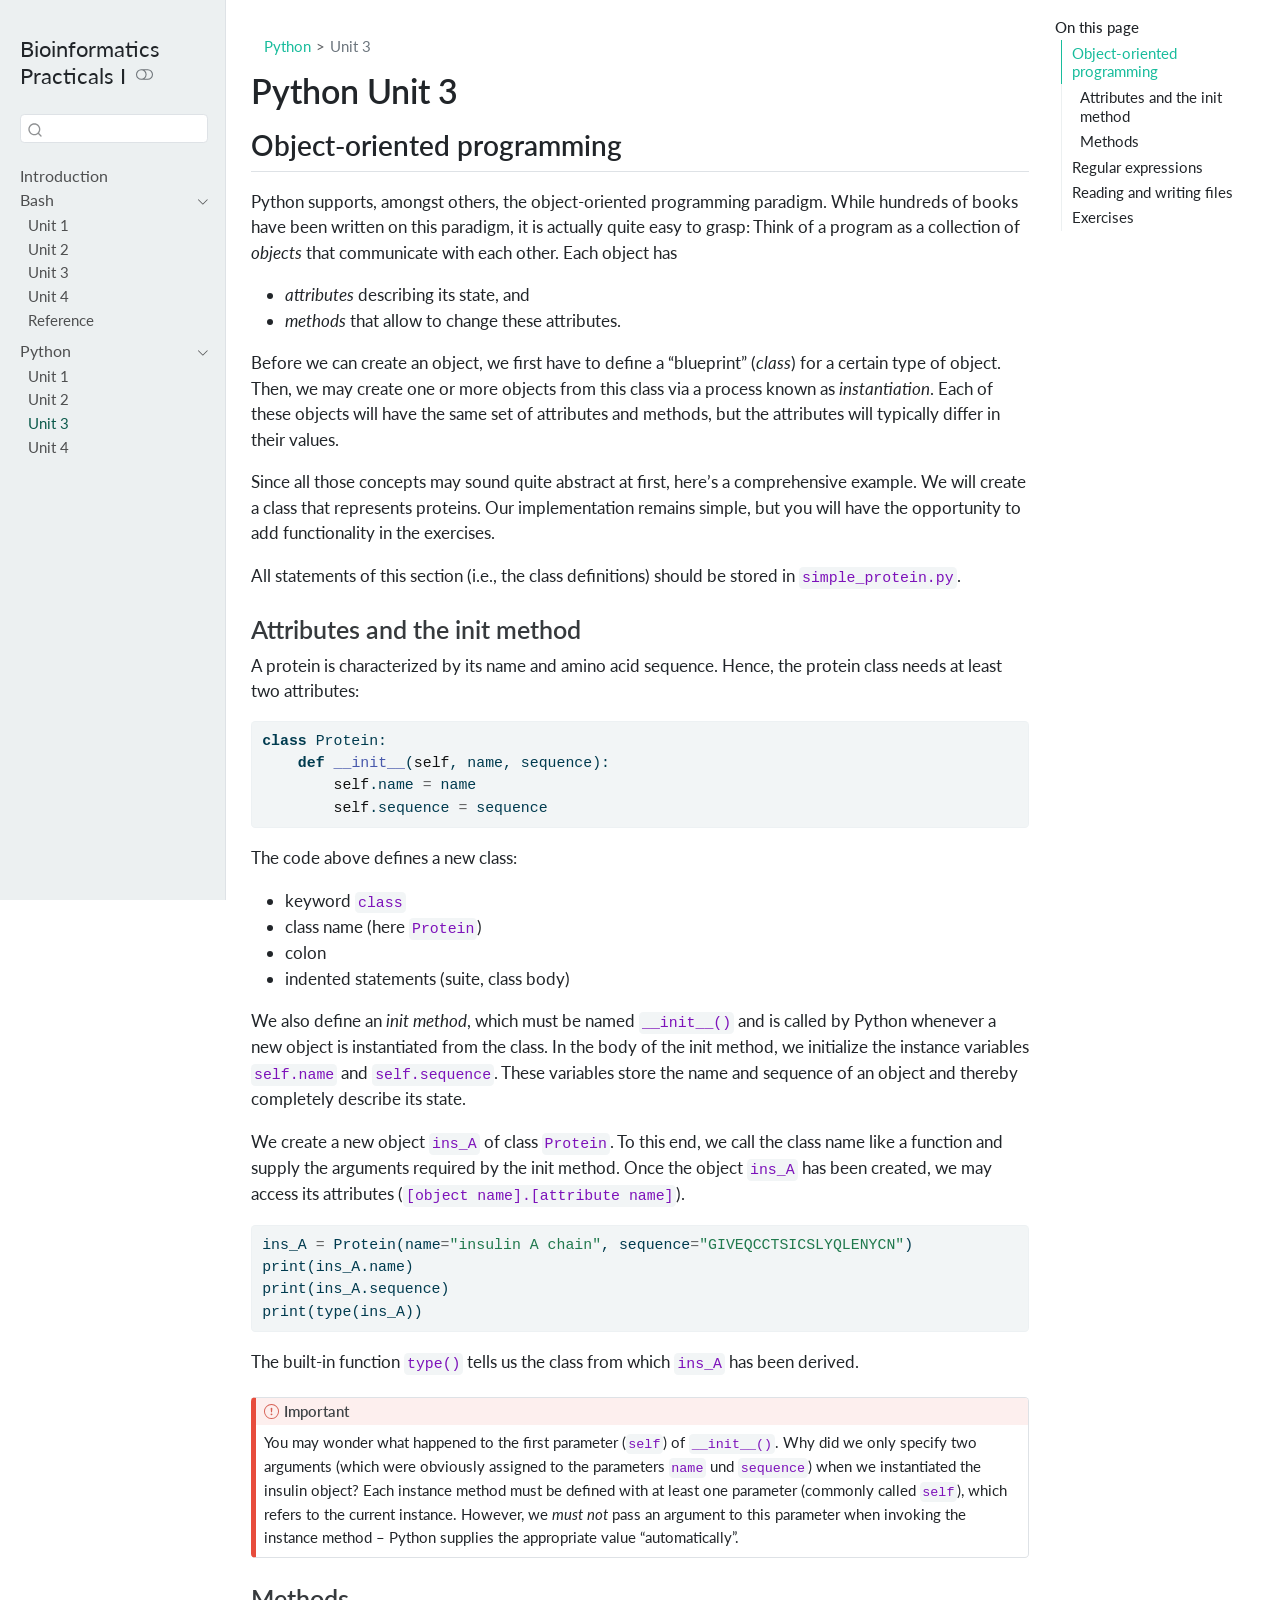
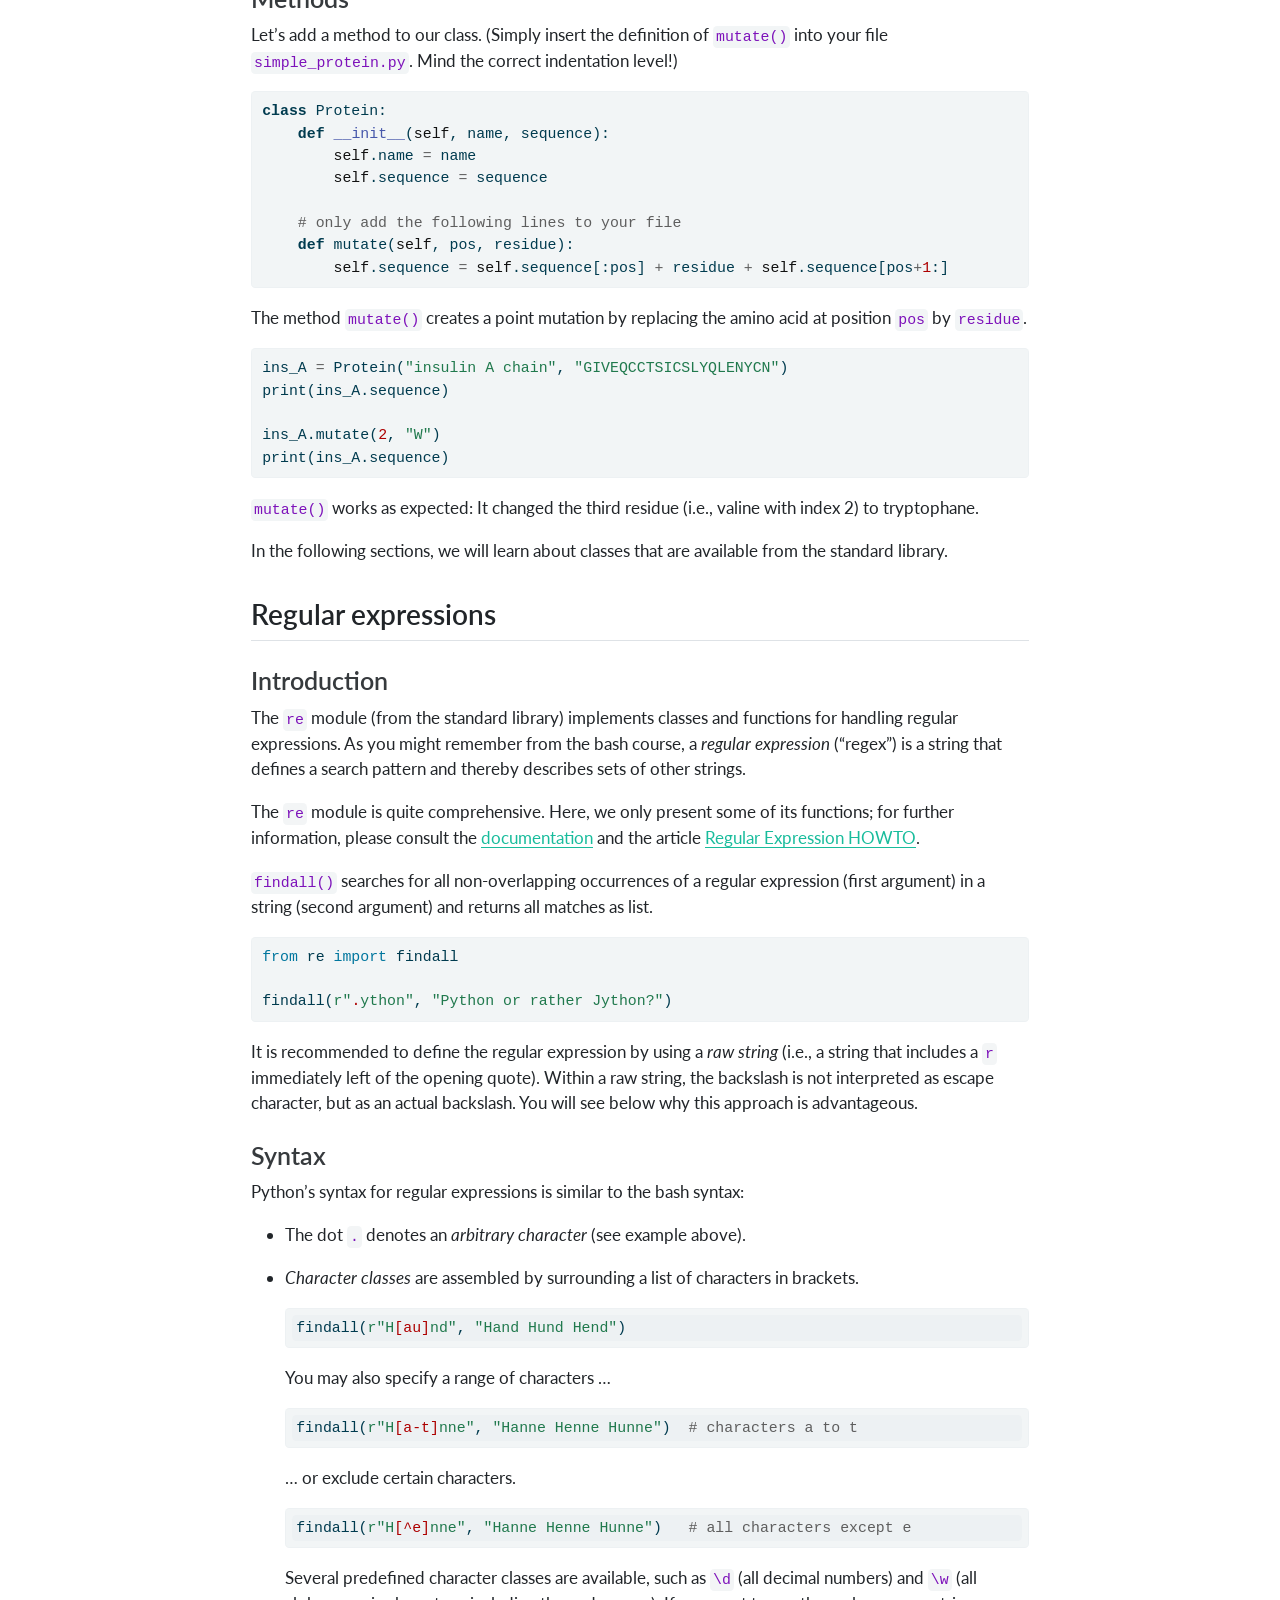
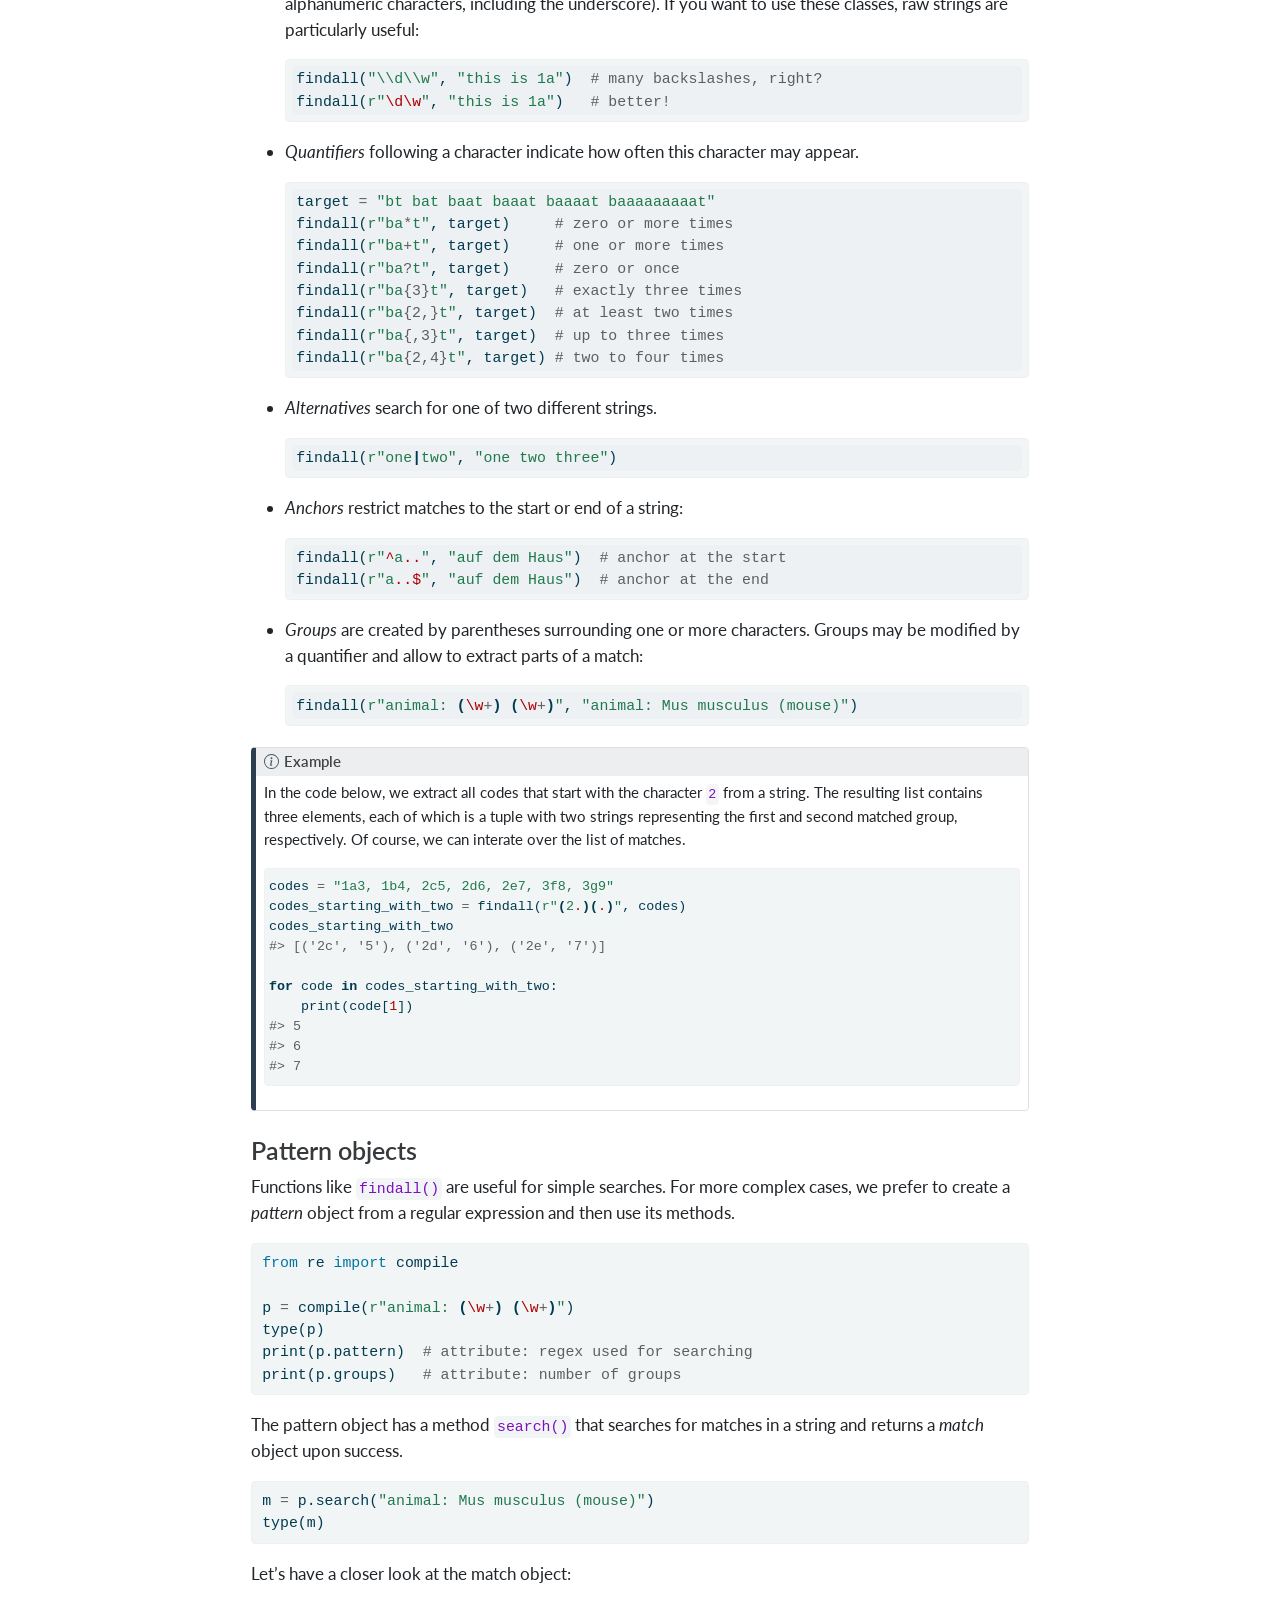
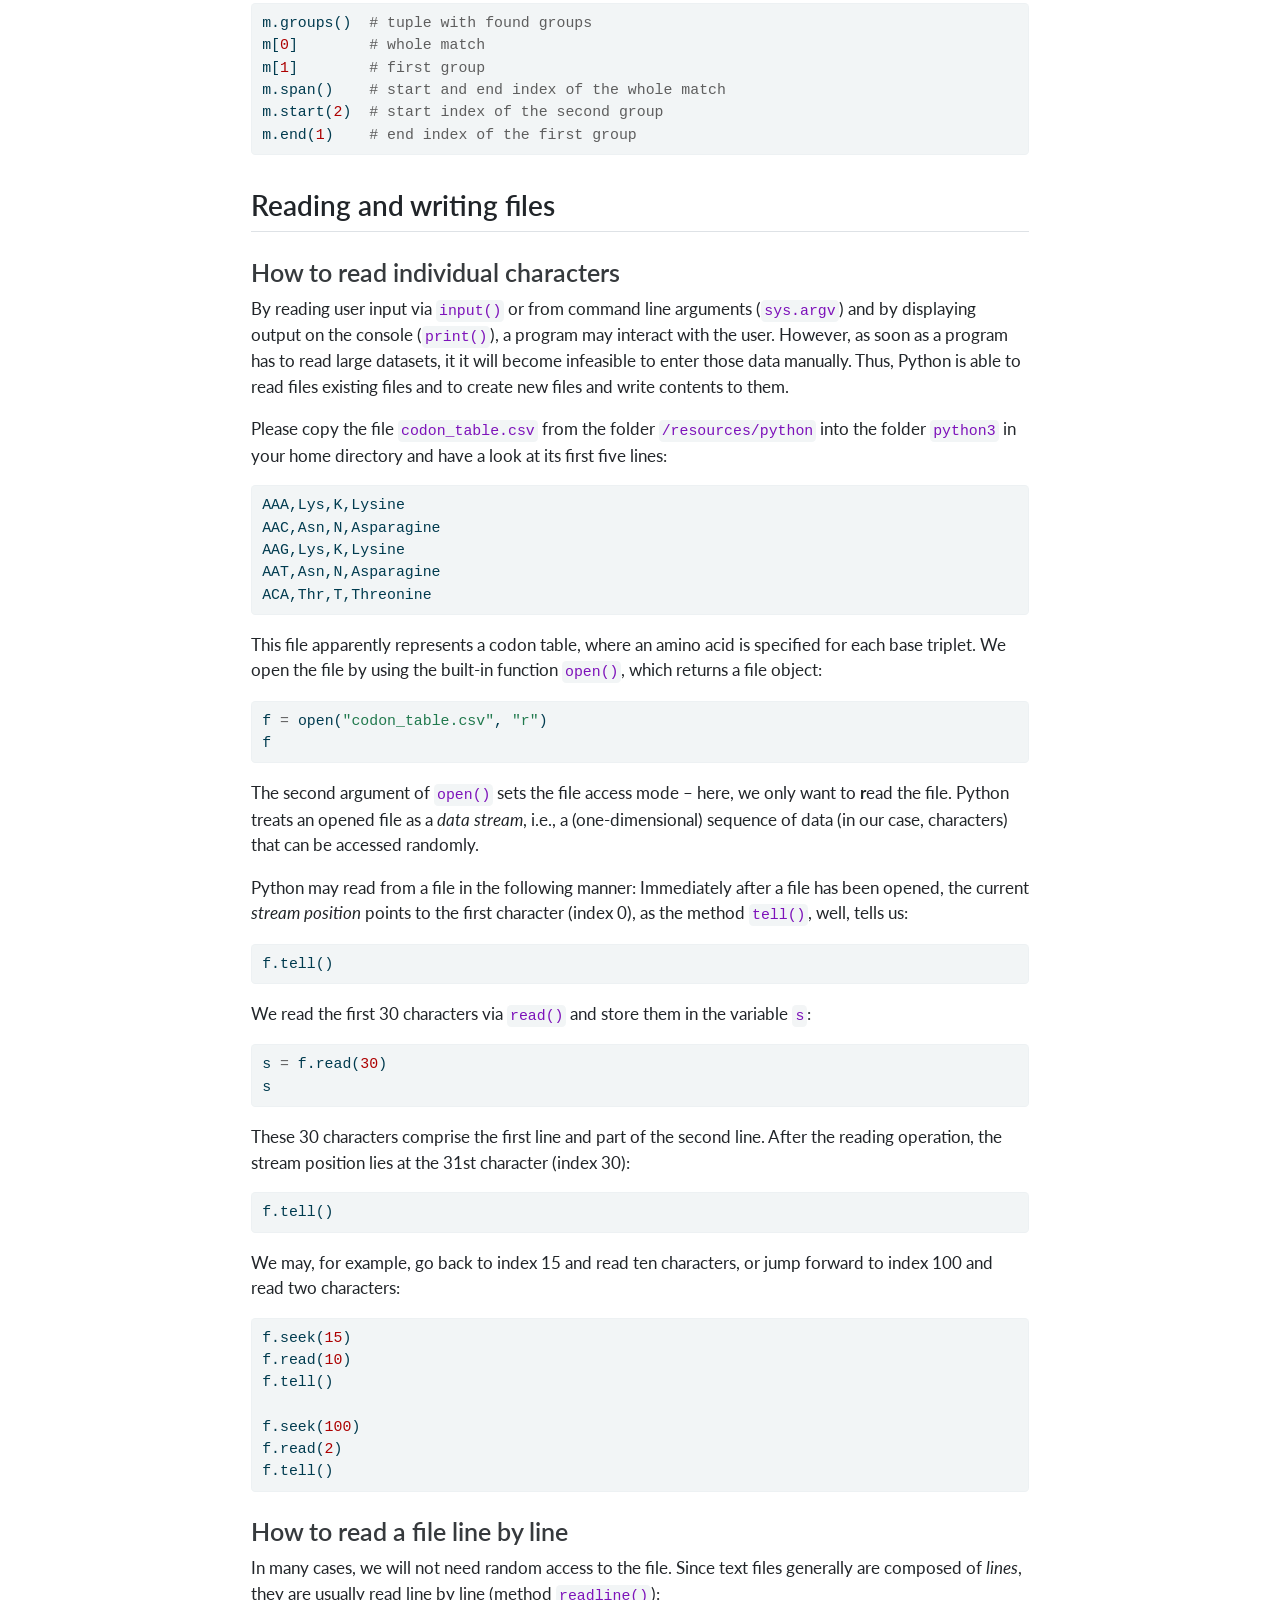
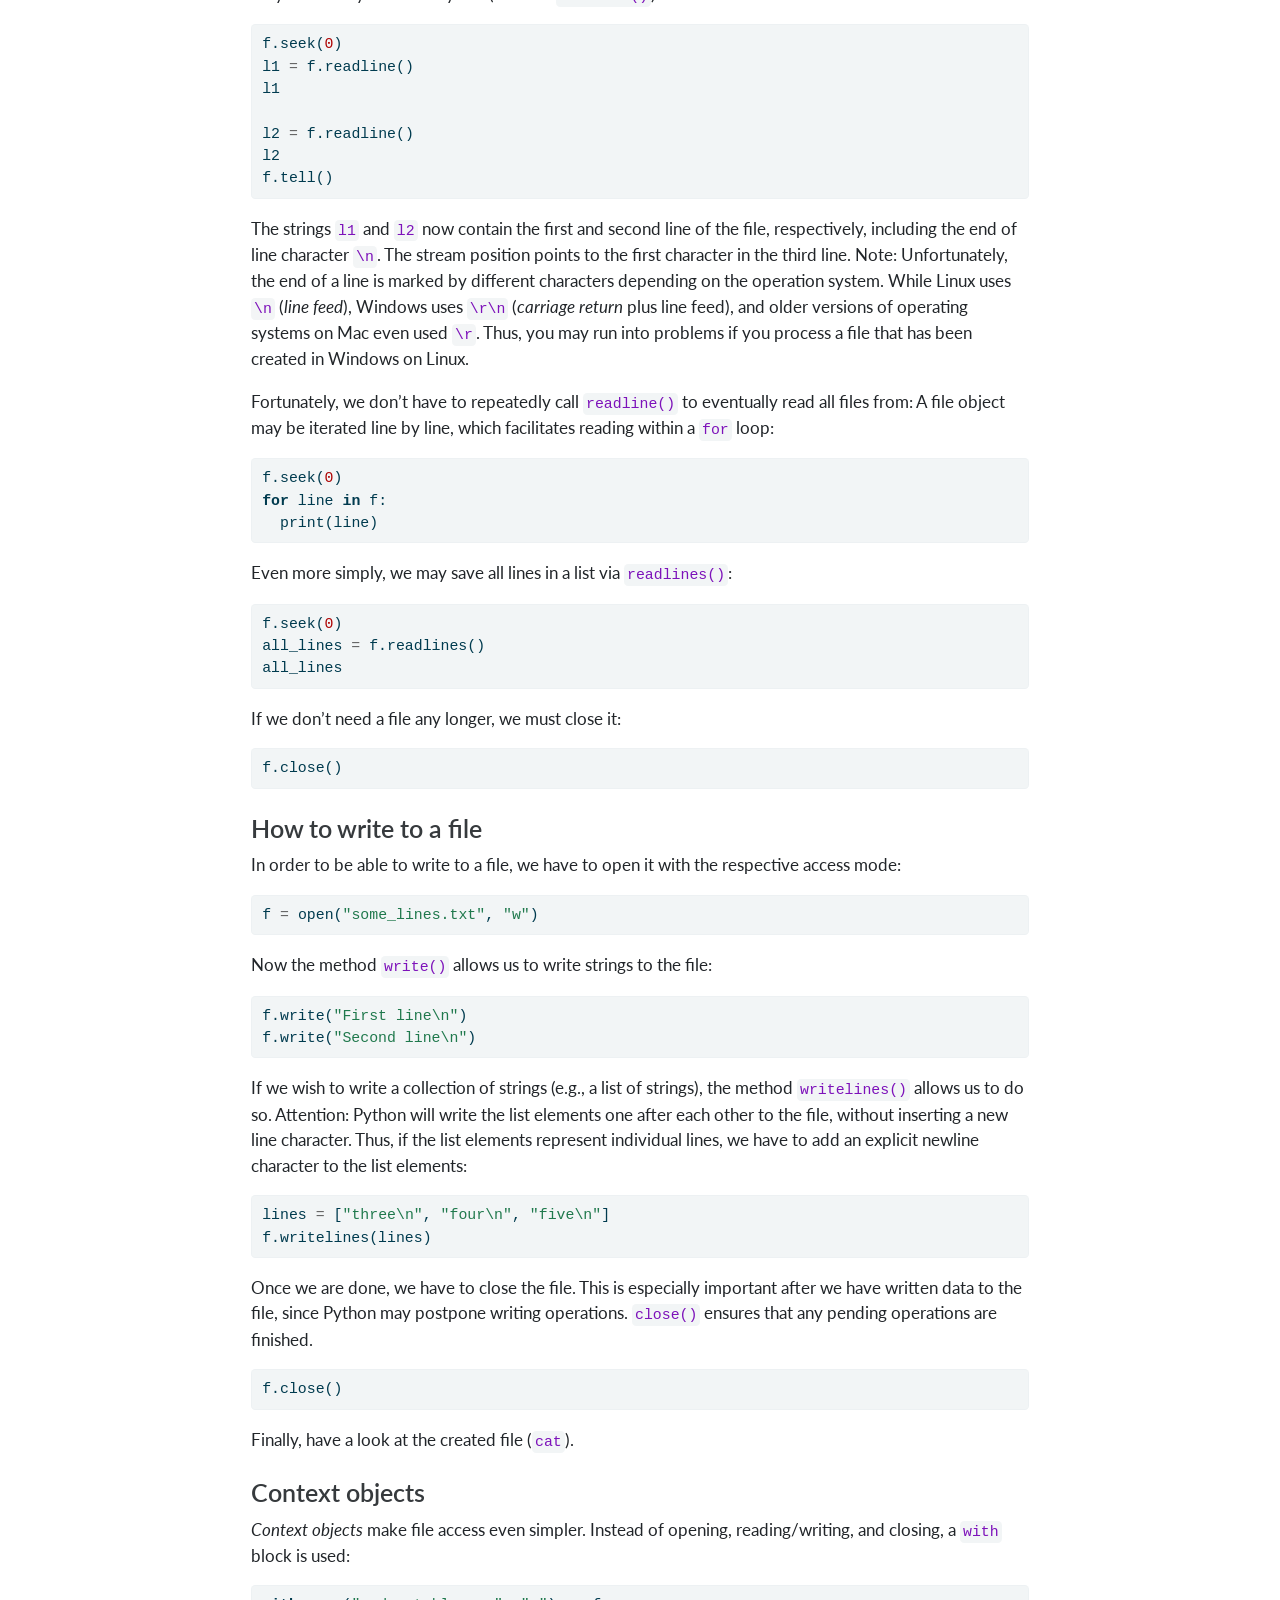
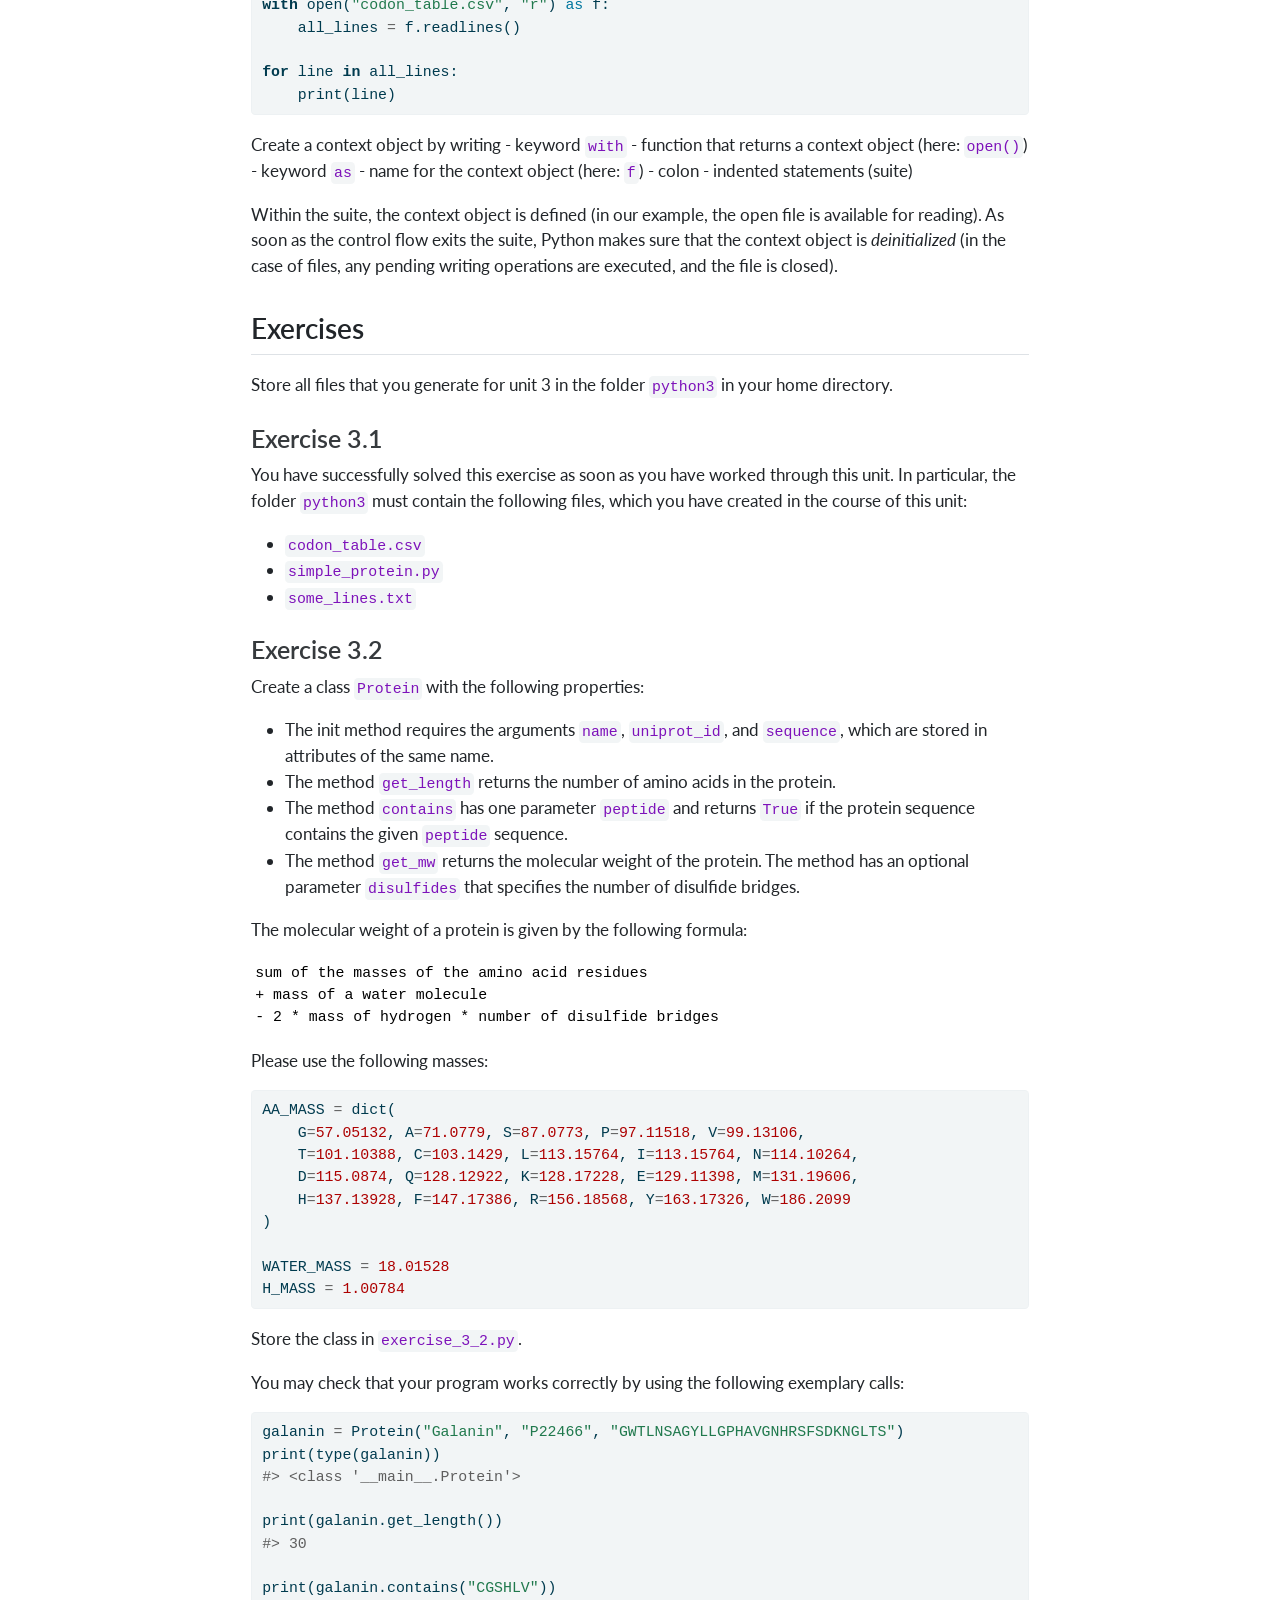
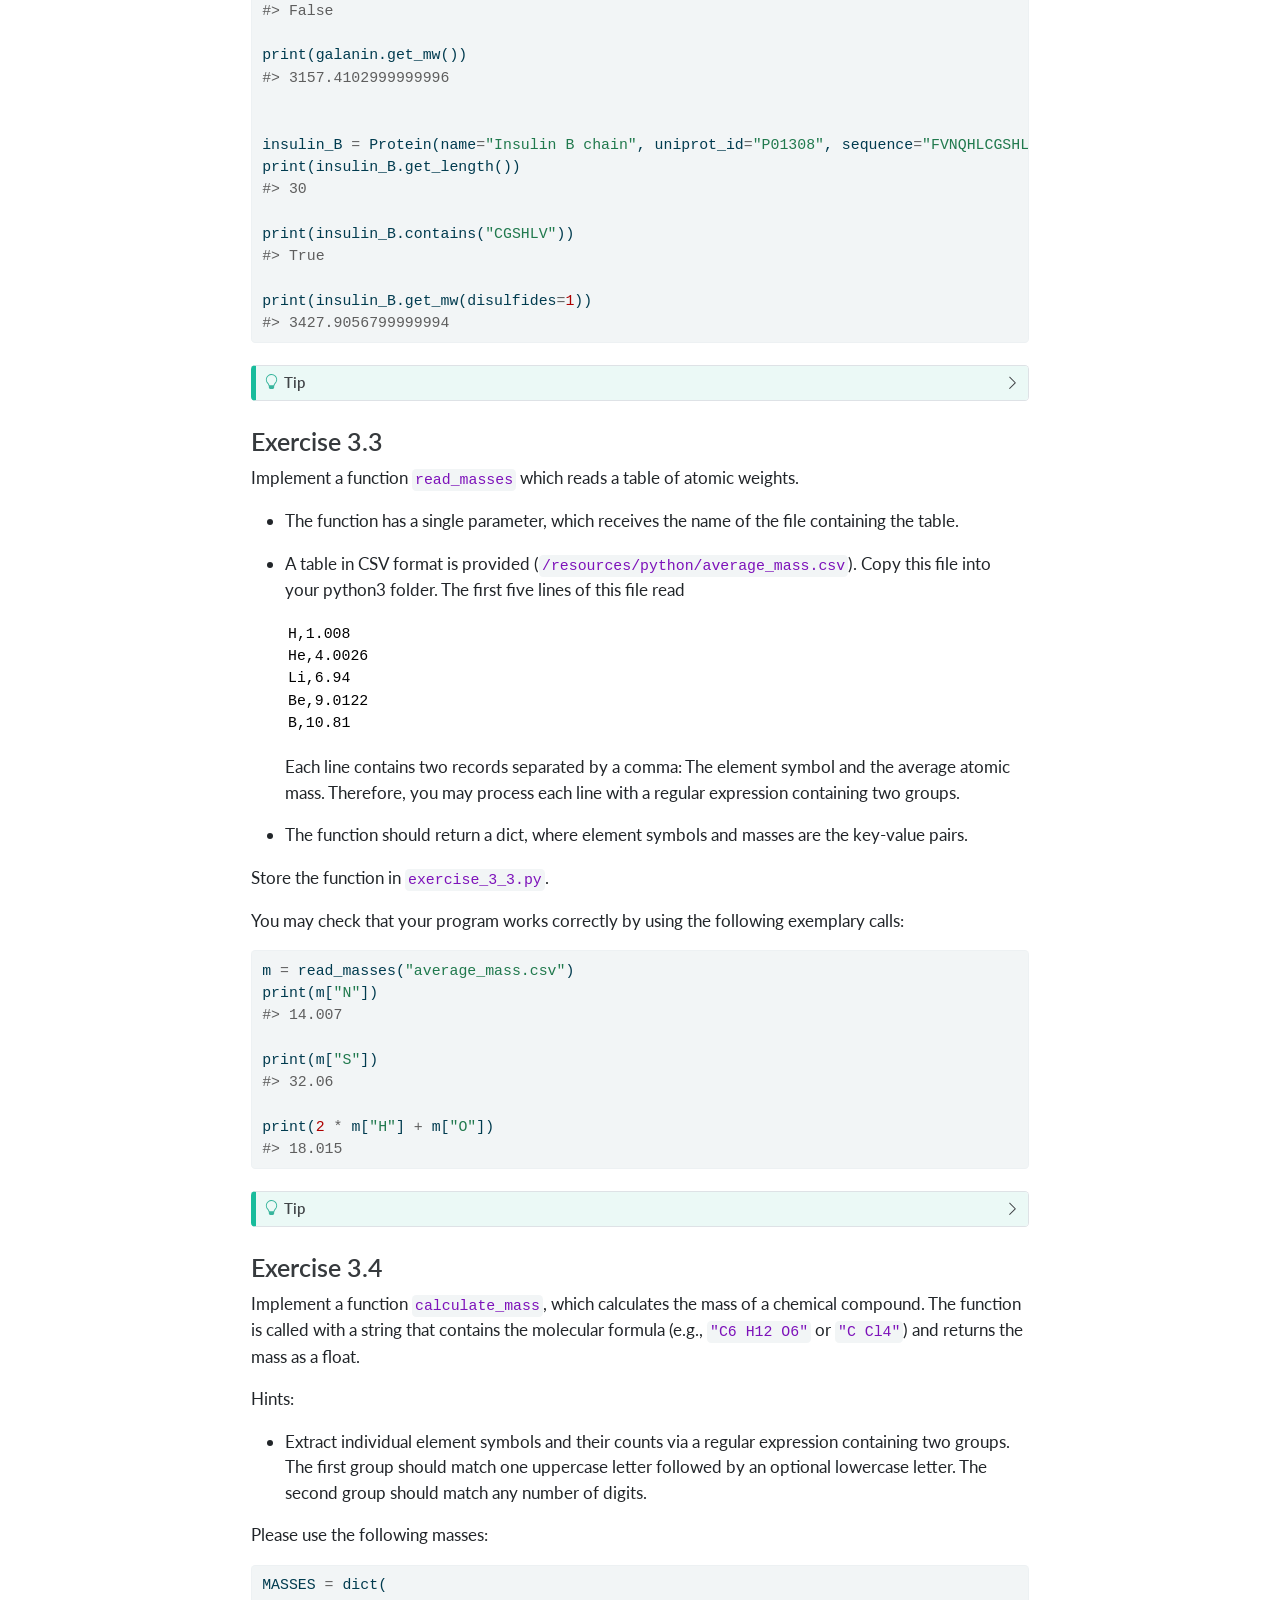
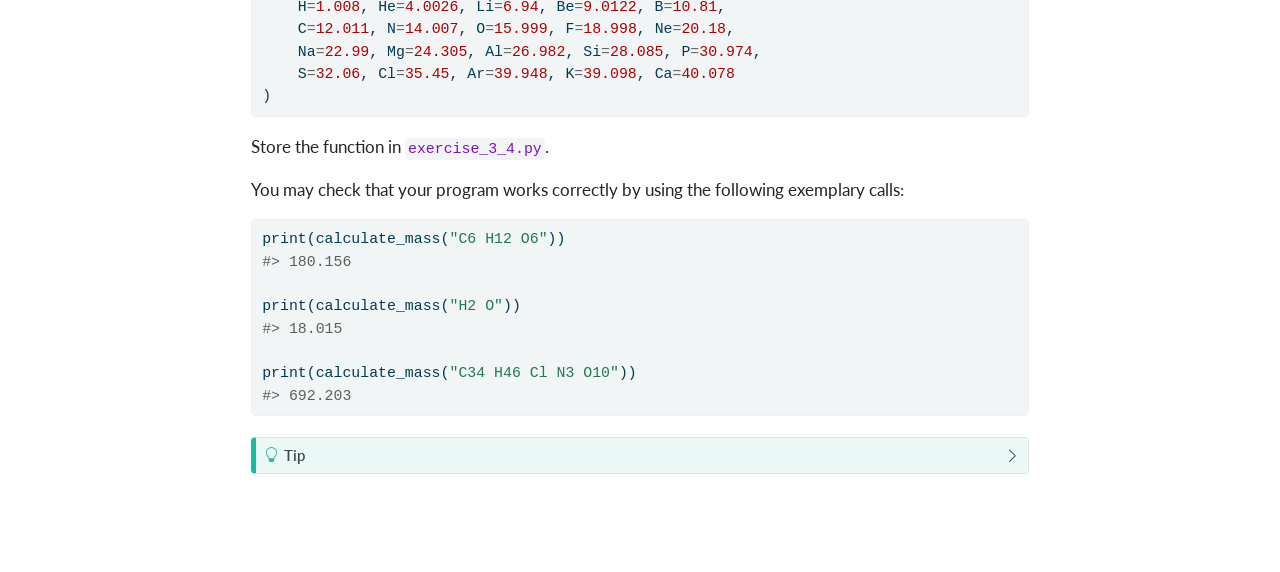
<file: python3.html>
<!DOCTYPE html>
<html xmlns="http://www.w3.org/1999/xhtml" lang="en" xml:lang="en"><head>

<meta charset="utf-8">
<meta name="generator" content="quarto-1.9.37">

<meta name="viewport" content="width=device-width, initial-scale=1.0, user-scalable=yes">


<title>Python Unit 3 – Bioinformatics Practicals I</title>
<style>
/* Default styles provided by pandoc.
** See https://pandoc.org/MANUAL.html#variables-for-html for config info.
*/
code{white-space: pre-wrap;}
span.smallcaps{font-variant: small-caps;}
div.columns{display: flex; gap: min(4vw, 1.5em);}
div.column{flex: auto; overflow-x: auto;}
div.hanging-indent{margin-left: 1.5em; text-indent: -1.5em;}
ul.task-list{list-style: none;}
ul.task-list li input[type="checkbox"] {
  width: 0.8em;
  margin: 0 0.8em 0.2em -1em; /* quarto-specific, see https://github.com/quarto-dev/quarto-cli/issues/4556 */ 
  vertical-align: middle;
}
/* CSS for syntax highlighting */
html { -webkit-text-size-adjust: 100%; }
pre > code.sourceCode { white-space: pre; position: relative; }
pre > code.sourceCode > span { display: inline-block; line-height: 1.25; }
pre > code.sourceCode > span:empty { height: 1.2em; }
.sourceCode { overflow: visible; }
code.sourceCode > span { color: inherit; text-decoration: inherit; }
div.sourceCode { margin: 1em 0; }
pre.sourceCode { margin: 0; }
@media screen {
div.sourceCode { overflow: auto; }
}
@media print {
pre > code.sourceCode { white-space: pre-wrap; }
pre > code.sourceCode > span { text-indent: -5em; padding-left: 5em; }
}
pre.numberSource code
  { counter-reset: source-line 0; }
pre.numberSource code > span
  { position: relative; left: -4em; counter-increment: source-line; }
pre.numberSource code > span > a:first-child::before
  { content: counter(source-line);
    position: relative; left: -1em; text-align: right; vertical-align: baseline;
    border: none; display: inline-block;
    -webkit-touch-callout: none; -webkit-user-select: none;
    -khtml-user-select: none; -moz-user-select: none;
    -ms-user-select: none; user-select: none;
    padding: 0 4px; width: 4em;
  }
pre.numberSource { margin-left: 3em;  padding-left: 4px; }
div.sourceCode
  {   }
@media screen {
pre > code.sourceCode > span > a:first-child::before { text-decoration: underline; }
}
</style>


<script src="site_libs/quarto-nav/quarto-nav.js"></script>
<script src="site_libs/quarto-nav/headroom.min.js"></script>
<script src="site_libs/clipboard/clipboard.min.js"></script>
<script src="site_libs/quarto-search/autocomplete.umd.js"></script>
<script src="site_libs/quarto-search/fuse.min.js"></script>
<script src="site_libs/quarto-search/quarto-search.js"></script>
<meta name="quarto:offset" content="./">
<script src="site_libs/quarto-html/quarto.js" type="module"></script>
<script src="site_libs/quarto-html/tabsets/tabsets.js" type="module"></script>
<script src="site_libs/quarto-html/popper.min.js"></script>
<script src="site_libs/quarto-html/tippy.umd.min.js"></script>
<script src="site_libs/quarto-html/anchor.min.js"></script>
<link href="site_libs/quarto-html/tippy.css" rel="stylesheet">
<link href="site_libs/quarto-html/quarto-syntax-highlighting-7f8f88aac4f3542376d5c11b86a4c14d.css" rel="stylesheet" class="quarto-color-scheme" id="quarto-text-highlighting-styles">
<link href="site_libs/quarto-html/quarto-syntax-highlighting-dark-d0ae9245876894da5ac7e18953ecc5cc.css" rel="stylesheet" class="quarto-color-scheme quarto-color-alternate" id="quarto-text-highlighting-styles">
<link href="site_libs/quarto-html/quarto-syntax-highlighting-7f8f88aac4f3542376d5c11b86a4c14d.css" rel="stylesheet" class="quarto-color-scheme-extra" id="quarto-text-highlighting-styles">
<script src="site_libs/bootstrap/bootstrap.min.js"></script>
<link href="site_libs/bootstrap/bootstrap-icons.css" rel="stylesheet">
<link href="site_libs/bootstrap/bootstrap-b263ad0a93230b7912c70cd3cc233063.min.css" rel="stylesheet" append-hash="true" class="quarto-color-scheme" id="quarto-bootstrap" data-mode="light">
<link href="site_libs/bootstrap/bootstrap-dark-16d93fc4ba7a999eebe9d38b368145e6.min.css" rel="stylesheet" append-hash="true" class="quarto-color-scheme quarto-color-alternate" id="quarto-bootstrap" data-mode="dark">
<link href="site_libs/bootstrap/bootstrap-b263ad0a93230b7912c70cd3cc233063.min.css" rel="stylesheet" append-hash="true" class="quarto-color-scheme-extra" id="quarto-bootstrap" data-mode="light">
<script id="quarto-search-options" type="application/json">{
  "location": "sidebar",
  "copy-button": false,
  "collapse-after": 3,
  "panel-placement": "start",
  "type": "textbox",
  "limit": 50,
  "keyboard-shortcut": [
    "f",
    "/",
    "s"
  ],
  "show-item-context": false,
  "language": {
    "search-no-results-text": "No results",
    "search-matching-documents-text": "matching documents",
    "search-copy-link-title": "Copy link to search",
    "search-hide-matches-text": "Hide additional matches",
    "search-more-match-text": "more match in this document",
    "search-more-matches-text": "more matches in this document",
    "search-clear-button-title": "Clear",
    "search-text-placeholder": "",
    "search-detached-cancel-button-title": "Cancel",
    "search-submit-button-title": "Submit",
    "search-label": "Search"
  }
}</script>


<link rel="stylesheet" href="styles.css">
</head>

<body class="nav-sidebar docked quarto-light"><script id="quarto-html-before-body" type="application/javascript">
    const toggleBodyColorMode = (bsSheetEl) => {
      const mode = bsSheetEl.getAttribute("data-mode");
      const bodyEl = window.document.querySelector("body");
      if (mode === "dark") {
        bodyEl.classList.add("quarto-dark");
        bodyEl.classList.remove("quarto-light");
      } else {
        bodyEl.classList.add("quarto-light");
        bodyEl.classList.remove("quarto-dark");
      }
    }
    const toggleBodyColorPrimary = () => {
      const bsSheetEl = window.document.querySelector("link#quarto-bootstrap:not([rel=disabled-stylesheet])");
      if (bsSheetEl) {
        toggleBodyColorMode(bsSheetEl);
      }
    }
    const setColorSchemeToggle = (alternate) => {
      const toggles = window.document.querySelectorAll('.quarto-color-scheme-toggle');
      for (let i=0; i < toggles.length; i++) {
        const toggle = toggles[i];
        if (toggle) {
          if (alternate) {
            toggle.classList.add("alternate");
          } else {
            toggle.classList.remove("alternate");
          }
        }
      }
    };
    const toggleColorMode = (alternate) => {
      // Switch the stylesheets
      const primaryStylesheets = window.document.querySelectorAll('link.quarto-color-scheme:not(.quarto-color-alternate)');
      const alternateStylesheets = window.document.querySelectorAll('link.quarto-color-scheme.quarto-color-alternate');
      manageTransitions('#quarto-margin-sidebar .nav-link', false);
      if (alternate) {
        // note: dark is layered on light, we don't disable primary!
        enableStylesheet(alternateStylesheets);
        for (const sheetNode of alternateStylesheets) {
          if (sheetNode.id === "quarto-bootstrap") {
            toggleBodyColorMode(sheetNode);
          }
        }
      } else {
        disableStylesheet(alternateStylesheets);
        enableStylesheet(primaryStylesheets)
        toggleBodyColorPrimary();
      }
      manageTransitions('#quarto-margin-sidebar .nav-link', true);
      // Switch the toggles
      setColorSchemeToggle(alternate)
      // Hack to workaround the fact that safari doesn't
      // properly recolor the scrollbar when toggling (#1455)
      if (navigator.userAgent.indexOf('Safari') > 0 && navigator.userAgent.indexOf('Chrome') == -1) {
        manageTransitions("body", false);
        window.scrollTo(0, 1);
        setTimeout(() => {
          window.scrollTo(0, 0);
          manageTransitions("body", true);
        }, 40);
      }
    }
    const disableStylesheet = (stylesheets) => {
      for (let i=0; i < stylesheets.length; i++) {
        const stylesheet = stylesheets[i];
        stylesheet.rel = 'disabled-stylesheet';
      }
    }
    const enableStylesheet = (stylesheets) => {
      for (let i=0; i < stylesheets.length; i++) {
        const stylesheet = stylesheets[i];
        if(stylesheet.rel !== 'stylesheet') { // for Chrome, which will still FOUC without this check
          stylesheet.rel = 'stylesheet';
        }
      }
    }
    const manageTransitions = (selector, allowTransitions) => {
      const els = window.document.querySelectorAll(selector);
      for (let i=0; i < els.length; i++) {
        const el = els[i];
        if (allowTransitions) {
          el.classList.remove('notransition');
        } else {
          el.classList.add('notransition');
        }
      }
    }
    const isFileUrl = () => {
      return window.location.protocol === 'file:';
    }
    const hasAlternateSentinel = () => {
      let styleSentinel = getColorSchemeSentinel();
      if (styleSentinel !== null) {
        return styleSentinel === "alternate";
      } else {
        return false;
      }
    }
    const setStyleSentinel = (alternate) => {
      const value = alternate ? "alternate" : "default";
      if (!isFileUrl()) {
        window.localStorage.setItem("quarto-color-scheme", value);
      } else {
        localAlternateSentinel = value;
      }
    }
    const getColorSchemeSentinel = () => {
      if (!isFileUrl()) {
        const storageValue = window.localStorage.getItem("quarto-color-scheme");
        return storageValue != null ? storageValue : localAlternateSentinel;
      } else {
        return localAlternateSentinel;
      }
    }
    const toggleGiscusIfUsed = (isAlternate, darkModeDefault) => {
      const baseTheme = document.querySelector('#giscus-base-theme')?.value ?? 'light';
      const alternateTheme = document.querySelector('#giscus-alt-theme')?.value ?? 'dark';
      let newTheme = '';
      if(authorPrefersDark) {
        newTheme = isAlternate ? baseTheme : alternateTheme;
      } else {
        newTheme = isAlternate ? alternateTheme : baseTheme;
      }
      const changeGiscusTheme = () => {
        // From: https://github.com/giscus/giscus/issues/336
        const sendMessage = (message) => {
          const iframe = document.querySelector('iframe.giscus-frame');
          if (!iframe) return;
          iframe.contentWindow.postMessage({ giscus: message }, 'https://giscus.app');
        }
        sendMessage({
          setConfig: {
            theme: newTheme
          }
        });
      }
      const isGiscussLoaded = window.document.querySelector('iframe.giscus-frame') !== null;
      if (isGiscussLoaded) {
        changeGiscusTheme();
      }
    };
    const authorPrefersDark = false;
    const darkModeDefault = authorPrefersDark;
      document.querySelector('link#quarto-text-highlighting-styles.quarto-color-scheme-extra').rel = 'disabled-stylesheet';
      document.querySelector('link#quarto-bootstrap.quarto-color-scheme-extra').rel = 'disabled-stylesheet';
    let localAlternateSentinel = darkModeDefault ? 'alternate' : 'default';
    // Dark / light mode switch
    window.quartoToggleColorScheme = () => {
      // Read the current dark / light value
      let toAlternate = !hasAlternateSentinel();
      toggleColorMode(toAlternate);
      setStyleSentinel(toAlternate);
      toggleGiscusIfUsed(toAlternate, darkModeDefault);
      window.dispatchEvent(new Event('resize'));
    };
    // Switch to dark mode if need be
    if (hasAlternateSentinel()) {
      toggleColorMode(true);
    } else {
      toggleColorMode(false);
    }
  </script>

<div id="quarto-search-results"></div>
  <header id="quarto-header" class="headroom fixed-top">
  <nav class="quarto-secondary-nav">
    <div class="container-fluid d-flex">
      <button type="button" class="quarto-btn-toggle btn" data-bs-toggle="collapse" role="button" data-bs-target=".quarto-sidebar-collapse-item" aria-controls="quarto-sidebar" aria-expanded="false" aria-label="Toggle sidebar navigation" onclick="if (window.quartoToggleHeadroom) { window.quartoToggleHeadroom(); }">
        <i class="bi bi-layout-text-sidebar-reverse"></i>
      </button>
        <nav class="quarto-page-breadcrumbs" aria-label="breadcrumb"><ol class="breadcrumb"><li class="breadcrumb-item"><a href="./python1.html">Python</a></li><li class="breadcrumb-item"><a href="./python3.html">Unit 3</a></li></ol></nav>
        <a class="flex-grow-1" role="navigation" data-bs-toggle="collapse" data-bs-target=".quarto-sidebar-collapse-item" aria-controls="quarto-sidebar" aria-expanded="false" aria-label="Toggle sidebar navigation" onclick="if (window.quartoToggleHeadroom) { window.quartoToggleHeadroom(); }">      
        </a>
      <button type="button" class="btn quarto-search-button" aria-label="Search" onclick="window.quartoOpenSearch();">
        <i class="bi bi-search"></i>
      </button>
    </div>
  </nav>
</header>
<!-- content -->
<div id="quarto-content" class="quarto-container page-columns page-rows-contents page-layout-article">
<!-- sidebar -->
  <nav id="quarto-sidebar" class="sidebar collapse collapse-horizontal quarto-sidebar-collapse-item sidebar-navigation docked overflow-auto">
    <div class="pt-lg-2 mt-2 text-left sidebar-header">
    <div class="sidebar-title mb-0 py-0">
      <a href="./">Bioinformatics Practicals I</a> 
        <div class="sidebar-tools-main">
  <a href="" class="quarto-color-scheme-toggle quarto-navigation-tool  px-1" onclick="window.quartoToggleColorScheme(); return false;" title="Toggle dark mode"><i class="bi"></i></a>
</div>
    </div>
      </div>
        <div class="mt-2 flex-shrink-0 align-items-center">
        <div class="sidebar-search">
        <div id="quarto-search" class="" title="Search"></div>
        </div>
        </div>
    <div class="sidebar-menu-container"> 
    <ul class="list-unstyled mt-1">
        <li class="sidebar-item">
  <div class="sidebar-item-container"> 
  <a href="./index.html" class="sidebar-item-text sidebar-link">
 <span class="menu-text">Introduction</span></a>
  </div>
</li>
        <li class="sidebar-item sidebar-item-section">
      <div class="sidebar-item-container"> 
            <a class="sidebar-item-text sidebar-link text-start" data-bs-toggle="collapse" data-bs-target="#quarto-sidebar-section-1" role="navigation" aria-expanded="true">
 <span class="menu-text">Bash</span></a>
          <a class="sidebar-item-toggle text-start" data-bs-toggle="collapse" data-bs-target="#quarto-sidebar-section-1" role="navigation" aria-expanded="true" aria-label="Toggle section">
            <i class="bi bi-chevron-right ms-2"></i>
          </a> 
      </div>
      <ul id="quarto-sidebar-section-1" class="collapse list-unstyled sidebar-section depth1 show">  
          <li class="sidebar-item">
  <div class="sidebar-item-container"> 
  <a href="./bash1.html" class="sidebar-item-text sidebar-link">
 <span class="menu-text">Unit 1</span></a>
  </div>
</li>
          <li class="sidebar-item">
  <div class="sidebar-item-container"> 
  <a href="./bash2.html" class="sidebar-item-text sidebar-link">
 <span class="menu-text">Unit 2</span></a>
  </div>
</li>
          <li class="sidebar-item">
  <div class="sidebar-item-container"> 
  <a href="./bash3.html" class="sidebar-item-text sidebar-link">
 <span class="menu-text">Unit 3</span></a>
  </div>
</li>
          <li class="sidebar-item">
  <div class="sidebar-item-container"> 
  <a href="./bash4.html" class="sidebar-item-text sidebar-link">
 <span class="menu-text">Unit 4</span></a>
  </div>
</li>
          <li class="sidebar-item">
  <div class="sidebar-item-container"> 
  <a href="./bash_reference.html" class="sidebar-item-text sidebar-link">
 <span class="menu-text">Reference</span></a>
  </div>
</li>
      </ul>
  </li>
        <li class="sidebar-item sidebar-item-section">
      <div class="sidebar-item-container"> 
            <a class="sidebar-item-text sidebar-link text-start" data-bs-toggle="collapse" data-bs-target="#quarto-sidebar-section-2" role="navigation" aria-expanded="true">
 <span class="menu-text">Python</span></a>
          <a class="sidebar-item-toggle text-start" data-bs-toggle="collapse" data-bs-target="#quarto-sidebar-section-2" role="navigation" aria-expanded="true" aria-label="Toggle section">
            <i class="bi bi-chevron-right ms-2"></i>
          </a> 
      </div>
      <ul id="quarto-sidebar-section-2" class="collapse list-unstyled sidebar-section depth1 show">  
          <li class="sidebar-item">
  <div class="sidebar-item-container"> 
  <a href="./python1.html" class="sidebar-item-text sidebar-link">
 <span class="menu-text">Unit 1</span></a>
  </div>
</li>
          <li class="sidebar-item">
  <div class="sidebar-item-container"> 
  <a href="./python2.html" class="sidebar-item-text sidebar-link">
 <span class="menu-text">Unit 2</span></a>
  </div>
</li>
          <li class="sidebar-item">
  <div class="sidebar-item-container"> 
  <a href="./python3.html" class="sidebar-item-text sidebar-link active">
 <span class="menu-text">Unit 3</span></a>
  </div>
</li>
          <li class="sidebar-item">
  <div class="sidebar-item-container"> 
  <a href="./python4.html" class="sidebar-item-text sidebar-link">
 <span class="menu-text">Unit 4</span></a>
  </div>
</li>
      </ul>
  </li>
    </ul>
    </div>
</nav>
<div id="quarto-sidebar-glass" class="quarto-sidebar-collapse-item" data-bs-toggle="collapse" data-bs-target=".quarto-sidebar-collapse-item"></div>
<!-- margin-sidebar -->
    <div id="quarto-margin-sidebar" class="sidebar margin-sidebar">
        <nav id="TOC" role="doc-toc" class="toc-active">
    <h2 id="toc-title">On this page</h2>
   
  <ul>
  <li><a href="#object-oriented-programming" id="toc-object-oriented-programming" class="nav-link active" data-scroll-target="#object-oriented-programming">Object-oriented programming</a>
  <ul class="collapse">
  <li><a href="#attributes-and-the-init-method" id="toc-attributes-and-the-init-method" class="nav-link" data-scroll-target="#attributes-and-the-init-method">Attributes and the init method</a></li>
  <li><a href="#methods" id="toc-methods" class="nav-link" data-scroll-target="#methods">Methods</a></li>
  </ul></li>
  <li><a href="#regular-expressions" id="toc-regular-expressions" class="nav-link" data-scroll-target="#regular-expressions">Regular expressions</a>
  <ul class="collapse">
  <li><a href="#introduction" id="toc-introduction" class="nav-link" data-scroll-target="#introduction">Introduction</a></li>
  <li><a href="#syntax" id="toc-syntax" class="nav-link" data-scroll-target="#syntax">Syntax</a></li>
  <li><a href="#pattern-objects" id="toc-pattern-objects" class="nav-link" data-scroll-target="#pattern-objects">Pattern objects</a></li>
  </ul></li>
  <li><a href="#reading-and-writing-files" id="toc-reading-and-writing-files" class="nav-link" data-scroll-target="#reading-and-writing-files">Reading and writing files</a>
  <ul class="collapse">
  <li><a href="#how-to-read-individual-characters" id="toc-how-to-read-individual-characters" class="nav-link" data-scroll-target="#how-to-read-individual-characters">How to read individual characters</a></li>
  <li><a href="#how-to-read-a-file-line-by-line" id="toc-how-to-read-a-file-line-by-line" class="nav-link" data-scroll-target="#how-to-read-a-file-line-by-line">How to read a file line by line</a></li>
  <li><a href="#how-to-write-to-a-file" id="toc-how-to-write-to-a-file" class="nav-link" data-scroll-target="#how-to-write-to-a-file">How to write to a file</a></li>
  <li><a href="#context-objects" id="toc-context-objects" class="nav-link" data-scroll-target="#context-objects">Context objects</a></li>
  </ul></li>
  <li><a href="#exercises" id="toc-exercises" class="nav-link" data-scroll-target="#exercises">Exercises</a>
  <ul class="collapse">
  <li><a href="#exercise-3.1" id="toc-exercise-3.1" class="nav-link" data-scroll-target="#exercise-3.1">Exercise 3.1</a></li>
  <li><a href="#exercise-3.2" id="toc-exercise-3.2" class="nav-link" data-scroll-target="#exercise-3.2">Exercise 3.2</a></li>
  <li><a href="#exercise-3.3" id="toc-exercise-3.3" class="nav-link" data-scroll-target="#exercise-3.3">Exercise 3.3</a></li>
  <li><a href="#exercise-3.4" id="toc-exercise-3.4" class="nav-link" data-scroll-target="#exercise-3.4">Exercise 3.4</a></li>
  </ul></li>
  </ul>
</nav>
    </div>
<!-- main -->
<main class="content" id="quarto-document-content">


<header id="title-block-header" class="quarto-title-block default"><nav class="quarto-page-breadcrumbs quarto-title-breadcrumbs d-none d-lg-block" aria-label="breadcrumb"><ol class="breadcrumb"><li class="breadcrumb-item"><a href="./python1.html">Python</a></li><li class="breadcrumb-item"><a href="./python3.html">Unit 3</a></li></ol></nav>
<div class="quarto-title">
<h1 class="title">Python Unit 3</h1>
</div>



<div class="quarto-title-meta">

    
  
    
  </div>
  


</header>


<section id="object-oriented-programming" class="level2">
<h2 class="anchored" data-anchor-id="object-oriented-programming">Object-oriented programming</h2>
<p>Python supports, amongst others, the object-oriented programming paradigm. While hundreds of books have been written on this paradigm, it is actually quite easy to grasp: Think of a program as a collection of <em>objects</em> that communicate with each other. Each object has</p>
<ul>
<li><em>attributes</em> describing its state, and</li>
<li><em>methods</em> that allow to change these attributes.</li>
</ul>
<p>Before we can create an object, we first have to define a “blueprint” (<em>class</em>) for a certain type of object. Then, we may create one or more objects from this class via a process known as <em>instantiation</em>. Each of these objects will have the same set of attributes and methods, but the attributes will typically differ in their values.</p>
<p>Since all those concepts may sound quite abstract at first, here’s a comprehensive example. We will create a class that represents proteins. Our implementation remains simple, but you will have the opportunity to add functionality in the exercises.</p>
<p>All statements of this section (i.e., the class definitions) should be stored in <code>simple_protein.py</code>.</p>
<section id="attributes-and-the-init-method" class="level3">
<h3 class="anchored" data-anchor-id="attributes-and-the-init-method">Attributes and the init method</h3>
<p>A protein is characterized by its name and amino acid sequence. Hence, the protein class needs at least two attributes:</p>
<div class="code-copy-outer-scaffold"><div class="sourceCode" id="cb1"><pre class="sourceCode python code-with-copy"><code class="sourceCode python"><span id="cb1-1"><a href="#cb1-1" aria-hidden="true" tabindex="-1"></a><span class="kw">class</span> Protein:</span>
<span id="cb1-2"><a href="#cb1-2" aria-hidden="true" tabindex="-1"></a>    <span class="kw">def</span> <span class="fu">__init__</span>(<span class="va">self</span>, name, sequence):</span>
<span id="cb1-3"><a href="#cb1-3" aria-hidden="true" tabindex="-1"></a>        <span class="va">self</span>.name <span class="op">=</span> name</span>
<span id="cb1-4"><a href="#cb1-4" aria-hidden="true" tabindex="-1"></a>        <span class="va">self</span>.sequence <span class="op">=</span> sequence</span></code></pre></div><button title="Copy to Clipboard" class="code-copy-button"><i class="bi"></i></button></div>
<p>The code above defines a new class:</p>
<ul>
<li>keyword <code>class</code></li>
<li>class name (here <code>Protein</code>)</li>
<li>colon</li>
<li>indented statements (suite, class body)</li>
</ul>
<p>We also define an <em>init method</em>, which must be named <code>__init__()</code> and is called by Python whenever a new object is instantiated from the class. In the body of the init method, we initialize the instance variables <code>self.name</code> and <code>self.sequence</code>. These variables store the name and sequence of an object and thereby completely describe its state.</p>
<p>We create a new object <code>ins_A</code> of class <code>Protein</code>. To this end, we call the class name like a function and supply the arguments required by the init method. Once the object <code>ins_A</code> has been created, we may access its attributes (<code>[object name].[attribute name]</code>).</p>
<div class="code-copy-outer-scaffold"><div class="sourceCode" id="cb2"><pre class="sourceCode python code-with-copy"><code class="sourceCode python"><span id="cb2-1"><a href="#cb2-1" aria-hidden="true" tabindex="-1"></a>ins_A <span class="op">=</span> Protein(name<span class="op">=</span><span class="st">"insulin A chain"</span>, sequence<span class="op">=</span><span class="st">"GIVEQCCTSICSLYQLENYCN"</span>)</span>
<span id="cb2-2"><a href="#cb2-2" aria-hidden="true" tabindex="-1"></a><span class="bu">print</span>(ins_A.name)</span>
<span id="cb2-3"><a href="#cb2-3" aria-hidden="true" tabindex="-1"></a><span class="bu">print</span>(ins_A.sequence)</span>
<span id="cb2-4"><a href="#cb2-4" aria-hidden="true" tabindex="-1"></a><span class="bu">print</span>(<span class="bu">type</span>(ins_A))</span></code></pre></div><button title="Copy to Clipboard" class="code-copy-button"><i class="bi"></i></button></div>
<p>The built-in function <code>type()</code> tells us the class from which <code>ins_A</code> has been derived.</p>
<div class="callout callout-style-default callout-important callout-titled">
<div class="callout-header d-flex align-content-center">
<div class="callout-icon-container">
<i class="callout-icon"></i>
</div>
<div class="callout-title-container flex-fill">
Important
</div>
</div>
<div class="callout-body-container callout-body">
<p>You may wonder what happened to the first parameter (<code>self</code>) of <code>__init__()</code>. Why did we only specify two arguments (which were obviously assigned to the parameters <code>name</code> und <code>sequence</code>) when we instantiated the insulin object? Each instance method must be defined with at least one parameter (commonly called <code>self</code>), which refers to the current instance. However, we <em>must not</em> pass an argument to this parameter when invoking the instance method – Python supplies the appropriate value “automatically”.</p>
</div>
</div>
</section>
<section id="methods" class="level3">
<h3 class="anchored" data-anchor-id="methods">Methods</h3>
<p>Let’s add a method to our class. (Simply insert the definition of <code>mutate()</code> into your file <code>simple_protein.py</code>. Mind the correct indentation level!)</p>
<div class="code-copy-outer-scaffold"><div class="sourceCode" id="cb3"><pre class="sourceCode python code-with-copy"><code class="sourceCode python"><span id="cb3-1"><a href="#cb3-1" aria-hidden="true" tabindex="-1"></a><span class="kw">class</span> Protein:</span>
<span id="cb3-2"><a href="#cb3-2" aria-hidden="true" tabindex="-1"></a>    <span class="kw">def</span> <span class="fu">__init__</span>(<span class="va">self</span>, name, sequence):</span>
<span id="cb3-3"><a href="#cb3-3" aria-hidden="true" tabindex="-1"></a>        <span class="va">self</span>.name <span class="op">=</span> name</span>
<span id="cb3-4"><a href="#cb3-4" aria-hidden="true" tabindex="-1"></a>        <span class="va">self</span>.sequence <span class="op">=</span> sequence</span>
<span id="cb3-5"><a href="#cb3-5" aria-hidden="true" tabindex="-1"></a></span>
<span id="cb3-6"><a href="#cb3-6" aria-hidden="true" tabindex="-1"></a>    <span class="co"># only add the following lines to your file</span></span>
<span id="cb3-7"><a href="#cb3-7" aria-hidden="true" tabindex="-1"></a>    <span class="kw">def</span> mutate(<span class="va">self</span>, pos, residue):</span>
<span id="cb3-8"><a href="#cb3-8" aria-hidden="true" tabindex="-1"></a>        <span class="va">self</span>.sequence <span class="op">=</span> <span class="va">self</span>.sequence[:pos] <span class="op">+</span> residue <span class="op">+</span> <span class="va">self</span>.sequence[pos<span class="op">+</span><span class="dv">1</span>:]</span></code></pre></div><button title="Copy to Clipboard" class="code-copy-button"><i class="bi"></i></button></div>
<p>The method <code>mutate()</code> creates a point mutation by replacing the amino acid at position <code>pos</code> by <code>residue</code>.</p>
<div class="code-copy-outer-scaffold"><div class="sourceCode" id="cb4"><pre class="sourceCode python code-with-copy"><code class="sourceCode python"><span id="cb4-1"><a href="#cb4-1" aria-hidden="true" tabindex="-1"></a>ins_A <span class="op">=</span> Protein(<span class="st">"insulin A chain"</span>, <span class="st">"GIVEQCCTSICSLYQLENYCN"</span>)</span>
<span id="cb4-2"><a href="#cb4-2" aria-hidden="true" tabindex="-1"></a><span class="bu">print</span>(ins_A.sequence)</span>
<span id="cb4-3"><a href="#cb4-3" aria-hidden="true" tabindex="-1"></a></span>
<span id="cb4-4"><a href="#cb4-4" aria-hidden="true" tabindex="-1"></a>ins_A.mutate(<span class="dv">2</span>, <span class="st">"W"</span>)</span>
<span id="cb4-5"><a href="#cb4-5" aria-hidden="true" tabindex="-1"></a><span class="bu">print</span>(ins_A.sequence)</span></code></pre></div><button title="Copy to Clipboard" class="code-copy-button"><i class="bi"></i></button></div>
<p><code>mutate()</code> works as expected: It changed the third residue (i.e., valine with index 2) to tryptophane.</p>
<p>In the following sections, we will learn about classes that are available from the standard library.</p>
</section>
</section>
<section id="regular-expressions" class="level2">
<h2 class="anchored" data-anchor-id="regular-expressions">Regular expressions</h2>
<section id="introduction" class="level3">
<h3 class="anchored" data-anchor-id="introduction">Introduction</h3>
<p>The <code>re</code> module (from the standard library) implements classes and functions for handling regular expressions. As you might remember from the bash course, a <em>regular expression</em> (“regex”) is a string that defines a search pattern and thereby describes sets of other strings.</p>
<p>The <code>re</code> module is quite comprehensive. Here, we only present some of its functions; for further information, please consult the <a href="https://docs.python.org/3/library/re.html">documentation</a> and the article <a href="https://docs.python.org/3/howto/regex.html">Regular Expression HOWTO</a>.</p>
<p><code>findall()</code> searches for all non-overlapping occurrences of a regular expression (first argument) in a string (second argument) and returns all matches as list.</p>
<div class="code-copy-outer-scaffold"><div class="sourceCode" id="cb5"><pre class="sourceCode python code-with-copy"><code class="sourceCode python"><span id="cb5-1"><a href="#cb5-1" aria-hidden="true" tabindex="-1"></a><span class="im">from</span> re <span class="im">import</span> findall</span>
<span id="cb5-2"><a href="#cb5-2" aria-hidden="true" tabindex="-1"></a></span>
<span id="cb5-3"><a href="#cb5-3" aria-hidden="true" tabindex="-1"></a>findall(<span class="vs">r"</span><span class="dv">.</span><span class="vs">ython"</span>, <span class="st">"Python or rather Jython?"</span>)</span></code></pre></div><button title="Copy to Clipboard" class="code-copy-button"><i class="bi"></i></button></div>
<p>It is recommended to define the regular expression by using a <em>raw string</em> (i.e., a string that includes a <code>r</code> immediately left of the opening quote). Within a raw string, the backslash is not interpreted as escape character, but as an actual backslash. You will see below why this approach is advantageous.</p>
</section>
<section id="syntax" class="level3">
<h3 class="anchored" data-anchor-id="syntax">Syntax</h3>
<p>Python’s syntax for regular expressions is similar to the bash syntax:</p>
<ul>
<li><p>The dot <code>.</code> denotes an <em>arbitrary character</em> (see example above).</p></li>
<li><p><em>Character classes</em> are assembled by surrounding a list of characters in brackets.</p>
<div class="code-copy-outer-scaffold"><div class="sourceCode" id="cb6"><pre class="sourceCode python code-with-copy"><code class="sourceCode python"><span id="cb6-1"><a href="#cb6-1" aria-hidden="true" tabindex="-1"></a>findall(<span class="vs">r"H</span><span class="pp">[au]</span><span class="vs">nd"</span>, <span class="st">"Hand Hund Hend"</span>)</span></code></pre></div><button title="Copy to Clipboard" class="code-copy-button"><i class="bi"></i></button></div>
<p>You may also specify a range of characters …</p>
<div class="code-copy-outer-scaffold"><div class="sourceCode" id="cb7"><pre class="sourceCode python code-with-copy"><code class="sourceCode python"><span id="cb7-1"><a href="#cb7-1" aria-hidden="true" tabindex="-1"></a>findall(<span class="vs">r"H</span><span class="pp">[a-t]</span><span class="vs">nne"</span>, <span class="st">"Hanne Henne Hunne"</span>)  <span class="co"># characters a to t</span></span></code></pre></div><button title="Copy to Clipboard" class="code-copy-button"><i class="bi"></i></button></div>
<p>… or exclude certain characters.</p>
<div class="code-copy-outer-scaffold"><div class="sourceCode" id="cb8"><pre class="sourceCode python code-with-copy"><code class="sourceCode python"><span id="cb8-1"><a href="#cb8-1" aria-hidden="true" tabindex="-1"></a>findall(<span class="vs">r"H</span><span class="pp">[^e]</span><span class="vs">nne"</span>, <span class="st">"Hanne Henne Hunne"</span>)   <span class="co"># all characters except e</span></span></code></pre></div><button title="Copy to Clipboard" class="code-copy-button"><i class="bi"></i></button></div>
<p>Several predefined character classes are available, such as <code>\d</code> (all decimal numbers) and <code>\w</code> (all alphanumeric characters, including the underscore). If you want to use these classes, raw strings are particularly useful:</p>
<div class="code-copy-outer-scaffold"><div class="sourceCode" id="cb9"><pre class="sourceCode python code-with-copy"><code class="sourceCode python"><span id="cb9-1"><a href="#cb9-1" aria-hidden="true" tabindex="-1"></a>findall(<span class="st">"</span><span class="ch">\\</span><span class="st">d</span><span class="ch">\\</span><span class="st">w"</span>, <span class="st">"this is 1a"</span>)  <span class="co"># many backslashes, right?</span></span>
<span id="cb9-2"><a href="#cb9-2" aria-hidden="true" tabindex="-1"></a>findall(<span class="vs">r"</span><span class="dv">\d\w</span><span class="vs">"</span>, <span class="st">"this is 1a"</span>)   <span class="co"># better!</span></span></code></pre></div><button title="Copy to Clipboard" class="code-copy-button"><i class="bi"></i></button></div></li>
<li><p><em>Quantifiers</em> following a character indicate how often this character may appear.</p>
<div class="code-copy-outer-scaffold"><div class="sourceCode" id="cb10"><pre class="sourceCode python code-with-copy"><code class="sourceCode python"><span id="cb10-1"><a href="#cb10-1" aria-hidden="true" tabindex="-1"></a>target <span class="op">=</span> <span class="st">"bt bat baat baaat baaaat baaaaaaaaat"</span></span>
<span id="cb10-2"><a href="#cb10-2" aria-hidden="true" tabindex="-1"></a>findall(<span class="vs">r"ba</span><span class="op">*</span><span class="vs">t"</span>, target)     <span class="co"># zero or more times</span></span>
<span id="cb10-3"><a href="#cb10-3" aria-hidden="true" tabindex="-1"></a>findall(<span class="vs">r"ba</span><span class="op">+</span><span class="vs">t"</span>, target)     <span class="co"># one or more times</span></span>
<span id="cb10-4"><a href="#cb10-4" aria-hidden="true" tabindex="-1"></a>findall(<span class="vs">r"ba</span><span class="op">?</span><span class="vs">t"</span>, target)     <span class="co"># zero or once</span></span>
<span id="cb10-5"><a href="#cb10-5" aria-hidden="true" tabindex="-1"></a>findall(<span class="vs">r"ba</span><span class="op">{3}</span><span class="vs">t"</span>, target)   <span class="co"># exactly three times</span></span>
<span id="cb10-6"><a href="#cb10-6" aria-hidden="true" tabindex="-1"></a>findall(<span class="vs">r"ba</span><span class="op">{2,}</span><span class="vs">t"</span>, target)  <span class="co"># at least two times</span></span>
<span id="cb10-7"><a href="#cb10-7" aria-hidden="true" tabindex="-1"></a>findall(<span class="vs">r"ba</span><span class="op">{,3}</span><span class="vs">t"</span>, target)  <span class="co"># up to three times</span></span>
<span id="cb10-8"><a href="#cb10-8" aria-hidden="true" tabindex="-1"></a>findall(<span class="vs">r"ba</span><span class="op">{2,4}</span><span class="vs">t"</span>, target) <span class="co"># two to four times</span></span></code></pre></div><button title="Copy to Clipboard" class="code-copy-button"><i class="bi"></i></button></div></li>
<li><p><em>Alternatives</em> search for one of two different strings.</p>
<div class="code-copy-outer-scaffold"><div class="sourceCode" id="cb11"><pre class="sourceCode python code-with-copy"><code class="sourceCode python"><span id="cb11-1"><a href="#cb11-1" aria-hidden="true" tabindex="-1"></a>findall(<span class="vs">r"one</span><span class="cf">|</span><span class="vs">two"</span>, <span class="st">"one two three"</span>)</span></code></pre></div><button title="Copy to Clipboard" class="code-copy-button"><i class="bi"></i></button></div></li>
<li><p><em>Anchors</em> restrict matches to the start or end of a string:</p>
<div class="code-copy-outer-scaffold"><div class="sourceCode" id="cb12"><pre class="sourceCode python code-with-copy"><code class="sourceCode python"><span id="cb12-1"><a href="#cb12-1" aria-hidden="true" tabindex="-1"></a>findall(<span class="vs">r"</span><span class="dv">^</span><span class="vs">a</span><span class="dv">..</span><span class="vs">"</span>, <span class="st">"auf dem Haus"</span>)  <span class="co"># anchor at the start</span></span>
<span id="cb12-2"><a href="#cb12-2" aria-hidden="true" tabindex="-1"></a>findall(<span class="vs">r"a</span><span class="dv">..$</span><span class="vs">"</span>, <span class="st">"auf dem Haus"</span>)  <span class="co"># anchor at the end</span></span></code></pre></div><button title="Copy to Clipboard" class="code-copy-button"><i class="bi"></i></button></div></li>
<li><p><em>Groups</em> are created by parentheses surrounding one or more characters. Groups may be modified by a quantifier and allow to extract parts of a match:</p>
<div class="code-copy-outer-scaffold"><div class="sourceCode" id="cb13"><pre class="sourceCode python code-with-copy"><code class="sourceCode python"><span id="cb13-1"><a href="#cb13-1" aria-hidden="true" tabindex="-1"></a>findall(<span class="vs">r"animal: </span><span class="kw">(</span><span class="dv">\w</span><span class="op">+</span><span class="kw">)</span><span class="vs"> </span><span class="kw">(</span><span class="dv">\w</span><span class="op">+</span><span class="kw">)</span><span class="vs">"</span>, <span class="st">"animal: Mus musculus (mouse)"</span>)</span></code></pre></div><button title="Copy to Clipboard" class="code-copy-button"><i class="bi"></i></button></div></li>
</ul>
<div id="example-findall" class="callout callout-style-default callout-note callout-titled">
<div class="callout-header d-flex align-content-center">
<div class="callout-icon-container">
<i class="callout-icon"></i>
</div>
<div class="callout-title-container flex-fill">
<span class="screen-reader-only">Note</span>Example
</div>
</div>
<div class="callout-body-container callout-body">
<p>In the code below, we extract all codes that start with the character <code>2</code> from a string. The resulting list contains three elements, each of which is a tuple with two strings representing the first and second matched group, respectively. Of course, we can interate over the list of matches.</p>
<div class="code-copy-outer-scaffold"><div class="sourceCode" id="cb14"><pre class="sourceCode python code-with-copy"><code class="sourceCode python"><span id="cb14-1"><a href="#cb14-1" aria-hidden="true" tabindex="-1"></a>codes <span class="op">=</span> <span class="st">"1a3, 1b4, 2c5, 2d6, 2e7, 3f8, 3g9"</span></span>
<span id="cb14-2"><a href="#cb14-2" aria-hidden="true" tabindex="-1"></a>codes_starting_with_two <span class="op">=</span> findall(<span class="vs">r"</span><span class="kw">(</span><span class="vs">2</span><span class="dv">.</span><span class="kw">)(</span><span class="dv">.</span><span class="kw">)</span><span class="vs">"</span>, codes)</span>
<span id="cb14-3"><a href="#cb14-3" aria-hidden="true" tabindex="-1"></a>codes_starting_with_two</span>
<span id="cb14-4"><a href="#cb14-4" aria-hidden="true" tabindex="-1"></a><span class="co">#&gt; [('2c', '5'), ('2d', '6'), ('2e', '7')]</span></span>
<span id="cb14-5"><a href="#cb14-5" aria-hidden="true" tabindex="-1"></a></span>
<span id="cb14-6"><a href="#cb14-6" aria-hidden="true" tabindex="-1"></a><span class="cf">for</span> code <span class="kw">in</span> codes_starting_with_two:</span>
<span id="cb14-7"><a href="#cb14-7" aria-hidden="true" tabindex="-1"></a>    <span class="bu">print</span>(code[<span class="dv">1</span>])</span>
<span id="cb14-8"><a href="#cb14-8" aria-hidden="true" tabindex="-1"></a><span class="co">#&gt; 5</span></span>
<span id="cb14-9"><a href="#cb14-9" aria-hidden="true" tabindex="-1"></a><span class="co">#&gt; 6</span></span>
<span id="cb14-10"><a href="#cb14-10" aria-hidden="true" tabindex="-1"></a><span class="co">#&gt; 7</span></span></code></pre></div><button title="Copy to Clipboard" class="code-copy-button"><i class="bi"></i></button></div>
</div>
</div>
</section>
<section id="pattern-objects" class="level3">
<h3 class="anchored" data-anchor-id="pattern-objects">Pattern objects</h3>
<p>Functions like <code>findall()</code> are useful for simple searches. For more complex cases, we prefer to create a <em>pattern</em> object from a regular expression and then use its methods.</p>
<div class="code-copy-outer-scaffold"><div class="sourceCode" id="cb15"><pre class="sourceCode python code-with-copy"><code class="sourceCode python"><span id="cb15-1"><a href="#cb15-1" aria-hidden="true" tabindex="-1"></a><span class="im">from</span> re <span class="im">import</span> <span class="bu">compile</span></span>
<span id="cb15-2"><a href="#cb15-2" aria-hidden="true" tabindex="-1"></a></span>
<span id="cb15-3"><a href="#cb15-3" aria-hidden="true" tabindex="-1"></a>p <span class="op">=</span> <span class="bu">compile</span>(<span class="vs">r"animal: </span><span class="kw">(</span><span class="dv">\w</span><span class="op">+</span><span class="kw">)</span><span class="vs"> </span><span class="kw">(</span><span class="dv">\w</span><span class="op">+</span><span class="kw">)</span><span class="vs">"</span>)</span>
<span id="cb15-4"><a href="#cb15-4" aria-hidden="true" tabindex="-1"></a><span class="bu">type</span>(p)</span>
<span id="cb15-5"><a href="#cb15-5" aria-hidden="true" tabindex="-1"></a><span class="bu">print</span>(p.pattern)  <span class="co"># attribute: regex used for searching</span></span>
<span id="cb15-6"><a href="#cb15-6" aria-hidden="true" tabindex="-1"></a><span class="bu">print</span>(p.groups)   <span class="co"># attribute: number of groups</span></span></code></pre></div><button title="Copy to Clipboard" class="code-copy-button"><i class="bi"></i></button></div>
<p>The pattern object has a method <code>search()</code> that searches for matches in a string and returns a <em>match</em> object upon success.</p>
<div class="code-copy-outer-scaffold"><div class="sourceCode" id="cb16"><pre class="sourceCode python code-with-copy"><code class="sourceCode python"><span id="cb16-1"><a href="#cb16-1" aria-hidden="true" tabindex="-1"></a>m <span class="op">=</span> p.search(<span class="st">"animal: Mus musculus (mouse)"</span>)</span>
<span id="cb16-2"><a href="#cb16-2" aria-hidden="true" tabindex="-1"></a><span class="bu">type</span>(m)</span></code></pre></div><button title="Copy to Clipboard" class="code-copy-button"><i class="bi"></i></button></div>
<p>Let’s have a closer look at the match object:</p>
<div class="code-copy-outer-scaffold"><div class="sourceCode" id="cb17"><pre class="sourceCode python code-with-copy"><code class="sourceCode python"><span id="cb17-1"><a href="#cb17-1" aria-hidden="true" tabindex="-1"></a>m.groups()  <span class="co"># tuple with found groups</span></span>
<span id="cb17-2"><a href="#cb17-2" aria-hidden="true" tabindex="-1"></a>m[<span class="dv">0</span>]        <span class="co"># whole match</span></span>
<span id="cb17-3"><a href="#cb17-3" aria-hidden="true" tabindex="-1"></a>m[<span class="dv">1</span>]        <span class="co"># first group</span></span>
<span id="cb17-4"><a href="#cb17-4" aria-hidden="true" tabindex="-1"></a>m.span()    <span class="co"># start and end index of the whole match</span></span>
<span id="cb17-5"><a href="#cb17-5" aria-hidden="true" tabindex="-1"></a>m.start(<span class="dv">2</span>)  <span class="co"># start index of the second group</span></span>
<span id="cb17-6"><a href="#cb17-6" aria-hidden="true" tabindex="-1"></a>m.end(<span class="dv">1</span>)    <span class="co"># end index of the first group</span></span></code></pre></div><button title="Copy to Clipboard" class="code-copy-button"><i class="bi"></i></button></div>
</section>
</section>
<section id="reading-and-writing-files" class="level2">
<h2 class="anchored" data-anchor-id="reading-and-writing-files">Reading and writing files</h2>
<section id="how-to-read-individual-characters" class="level3">
<h3 class="anchored" data-anchor-id="how-to-read-individual-characters">How to read individual characters</h3>
<p>By reading user input via <code>input()</code> or from command line arguments (<code>sys.argv</code>) and by displaying output on the console (<code>print()</code>), a program may interact with the user. However, as soon as a program has to read large datasets, it it will become infeasible to enter those data manually. Thus, Python is able to read files existing files and to create new files and write contents to them.</p>
<p>Please copy the file <code>codon_table.csv</code> from the folder <code>/resources/python</code> into the folder <code>python3</code> in your home directory and have a look at its first five lines:</p>
<div class="code-copy-outer-scaffold"><div class="sourceCode" id="cb18"><pre class="sourceCode default code-with-copy"><code class="sourceCode default"><span id="cb18-1"><a href="#cb18-1" aria-hidden="true" tabindex="-1"></a>AAA,Lys,K,Lysine</span>
<span id="cb18-2"><a href="#cb18-2" aria-hidden="true" tabindex="-1"></a>AAC,Asn,N,Asparagine</span>
<span id="cb18-3"><a href="#cb18-3" aria-hidden="true" tabindex="-1"></a>AAG,Lys,K,Lysine</span>
<span id="cb18-4"><a href="#cb18-4" aria-hidden="true" tabindex="-1"></a>AAT,Asn,N,Asparagine</span>
<span id="cb18-5"><a href="#cb18-5" aria-hidden="true" tabindex="-1"></a>ACA,Thr,T,Threonine</span></code></pre></div><button title="Copy to Clipboard" class="code-copy-button"><i class="bi"></i></button></div>
<p>This file apparently represents a codon table, where an amino acid is specified for each base triplet. We open the file by using the built-in function <code>open()</code>, which returns a file object:</p>
<div class="code-copy-outer-scaffold"><div class="sourceCode" id="cb19"><pre class="sourceCode python code-with-copy"><code class="sourceCode python"><span id="cb19-1"><a href="#cb19-1" aria-hidden="true" tabindex="-1"></a>f <span class="op">=</span> <span class="bu">open</span>(<span class="st">"codon_table.csv"</span>, <span class="st">"r"</span>)</span>
<span id="cb19-2"><a href="#cb19-2" aria-hidden="true" tabindex="-1"></a>f</span></code></pre></div><button title="Copy to Clipboard" class="code-copy-button"><i class="bi"></i></button></div>
<p>The second argument of <code>open()</code> sets the file access mode – here, we only want to <strong>r</strong>ead the file. Python treats an opened file as a <em>data stream</em>, i.e., a (one-dimensional) sequence of data (in our case, characters) that can be accessed randomly.</p>
<p>Python may read from a file in the following manner: Immediately after a file has been opened, the current <em>stream position</em> points to the first character (index 0), as the method <code>tell()</code>, well, tells us:</p>
<div class="code-copy-outer-scaffold"><div class="sourceCode" id="cb20"><pre class="sourceCode python code-with-copy"><code class="sourceCode python"><span id="cb20-1"><a href="#cb20-1" aria-hidden="true" tabindex="-1"></a>f.tell()</span></code></pre></div><button title="Copy to Clipboard" class="code-copy-button"><i class="bi"></i></button></div>
<p>We read the first 30 characters via <code>read()</code> and store them in the variable <code>s</code>:</p>
<div class="code-copy-outer-scaffold"><div class="sourceCode" id="cb21"><pre class="sourceCode python code-with-copy"><code class="sourceCode python"><span id="cb21-1"><a href="#cb21-1" aria-hidden="true" tabindex="-1"></a>s <span class="op">=</span> f.read(<span class="dv">30</span>)</span>
<span id="cb21-2"><a href="#cb21-2" aria-hidden="true" tabindex="-1"></a>s</span></code></pre></div><button title="Copy to Clipboard" class="code-copy-button"><i class="bi"></i></button></div>
<p>These 30 characters comprise the first line and part of the second line. After the reading operation, the stream position lies at the 31st character (index 30):</p>
<div class="code-copy-outer-scaffold"><div class="sourceCode" id="cb22"><pre class="sourceCode python code-with-copy"><code class="sourceCode python"><span id="cb22-1"><a href="#cb22-1" aria-hidden="true" tabindex="-1"></a>f.tell()</span></code></pre></div><button title="Copy to Clipboard" class="code-copy-button"><i class="bi"></i></button></div>
<p>We may, for example, go back to index 15 and read ten characters, or jump forward to index 100 and read two characters:</p>
<div class="code-copy-outer-scaffold"><div class="sourceCode" id="cb23"><pre class="sourceCode python code-with-copy"><code class="sourceCode python"><span id="cb23-1"><a href="#cb23-1" aria-hidden="true" tabindex="-1"></a>f.seek(<span class="dv">15</span>)</span>
<span id="cb23-2"><a href="#cb23-2" aria-hidden="true" tabindex="-1"></a>f.read(<span class="dv">10</span>)</span>
<span id="cb23-3"><a href="#cb23-3" aria-hidden="true" tabindex="-1"></a>f.tell()</span>
<span id="cb23-4"><a href="#cb23-4" aria-hidden="true" tabindex="-1"></a></span>
<span id="cb23-5"><a href="#cb23-5" aria-hidden="true" tabindex="-1"></a>f.seek(<span class="dv">100</span>)</span>
<span id="cb23-6"><a href="#cb23-6" aria-hidden="true" tabindex="-1"></a>f.read(<span class="dv">2</span>)</span>
<span id="cb23-7"><a href="#cb23-7" aria-hidden="true" tabindex="-1"></a>f.tell()</span></code></pre></div><button title="Copy to Clipboard" class="code-copy-button"><i class="bi"></i></button></div>
</section>
<section id="how-to-read-a-file-line-by-line" class="level3">
<h3 class="anchored" data-anchor-id="how-to-read-a-file-line-by-line">How to read a file line by line</h3>
<p>In many cases, we will not need random access to the file. Since text files generally are composed of <em>lines</em>, they are usually read line by line (method <code>readline()</code>):</p>
<div class="code-copy-outer-scaffold"><div class="sourceCode" id="cb24"><pre class="sourceCode python code-with-copy"><code class="sourceCode python"><span id="cb24-1"><a href="#cb24-1" aria-hidden="true" tabindex="-1"></a>f.seek(<span class="dv">0</span>)</span>
<span id="cb24-2"><a href="#cb24-2" aria-hidden="true" tabindex="-1"></a>l1 <span class="op">=</span> f.readline()</span>
<span id="cb24-3"><a href="#cb24-3" aria-hidden="true" tabindex="-1"></a>l1</span>
<span id="cb24-4"><a href="#cb24-4" aria-hidden="true" tabindex="-1"></a></span>
<span id="cb24-5"><a href="#cb24-5" aria-hidden="true" tabindex="-1"></a>l2 <span class="op">=</span> f.readline()</span>
<span id="cb24-6"><a href="#cb24-6" aria-hidden="true" tabindex="-1"></a>l2</span>
<span id="cb24-7"><a href="#cb24-7" aria-hidden="true" tabindex="-1"></a>f.tell()</span></code></pre></div><button title="Copy to Clipboard" class="code-copy-button"><i class="bi"></i></button></div>
<p>The strings <code>l1</code> and <code>l2</code> now contain the first and second line of the file, respectively, including the end of line character <code>\n</code>. The stream position points to the first character in the third line. Note: Unfortunately, the end of a line is marked by different characters depending on the operation system. While Linux uses <code>\n</code> (<em>line feed</em>), Windows uses <code>\r\n</code> (<em>carriage return</em> plus line feed), and older versions of operating systems on Mac even used <code>\r</code>. Thus, you may run into problems if you process a file that has been created in Windows on Linux.</p>
<p>Fortunately, we don’t have to repeatedly call <code>readline()</code> to eventually read all files from: A file object may be iterated line by line, which facilitates reading within a <code>for</code> loop:</p>
<div class="code-copy-outer-scaffold"><div class="sourceCode" id="cb25"><pre class="sourceCode python code-with-copy"><code class="sourceCode python"><span id="cb25-1"><a href="#cb25-1" aria-hidden="true" tabindex="-1"></a>f.seek(<span class="dv">0</span>)</span>
<span id="cb25-2"><a href="#cb25-2" aria-hidden="true" tabindex="-1"></a><span class="cf">for</span> line <span class="kw">in</span> f:</span>
<span id="cb25-3"><a href="#cb25-3" aria-hidden="true" tabindex="-1"></a>  <span class="bu">print</span>(line)</span></code></pre></div><button title="Copy to Clipboard" class="code-copy-button"><i class="bi"></i></button></div>
<p>Even more simply, we may save all lines in a list via <code>readlines()</code>:</p>
<div class="code-copy-outer-scaffold"><div class="sourceCode" id="cb26"><pre class="sourceCode python code-with-copy"><code class="sourceCode python"><span id="cb26-1"><a href="#cb26-1" aria-hidden="true" tabindex="-1"></a>f.seek(<span class="dv">0</span>)</span>
<span id="cb26-2"><a href="#cb26-2" aria-hidden="true" tabindex="-1"></a>all_lines <span class="op">=</span> f.readlines()</span>
<span id="cb26-3"><a href="#cb26-3" aria-hidden="true" tabindex="-1"></a>all_lines</span></code></pre></div><button title="Copy to Clipboard" class="code-copy-button"><i class="bi"></i></button></div>
<p>If we don’t need a file any longer, we must close it:</p>
<div class="code-copy-outer-scaffold"><div class="sourceCode" id="cb27"><pre class="sourceCode python code-with-copy"><code class="sourceCode python"><span id="cb27-1"><a href="#cb27-1" aria-hidden="true" tabindex="-1"></a>f.close()</span></code></pre></div><button title="Copy to Clipboard" class="code-copy-button"><i class="bi"></i></button></div>
</section>
<section id="how-to-write-to-a-file" class="level3">
<h3 class="anchored" data-anchor-id="how-to-write-to-a-file">How to write to a file</h3>
<p>In order to be able to write to a file, we have to open it with the respective access mode:</p>
<div class="code-copy-outer-scaffold"><div class="sourceCode" id="cb28"><pre class="sourceCode python code-with-copy"><code class="sourceCode python"><span id="cb28-1"><a href="#cb28-1" aria-hidden="true" tabindex="-1"></a>f <span class="op">=</span> <span class="bu">open</span>(<span class="st">"some_lines.txt"</span>, <span class="st">"w"</span>)</span></code></pre></div><button title="Copy to Clipboard" class="code-copy-button"><i class="bi"></i></button></div>
<p>Now the method <code>write()</code> allows us to write strings to the file:</p>
<div class="code-copy-outer-scaffold"><div class="sourceCode" id="cb29"><pre class="sourceCode python code-with-copy"><code class="sourceCode python"><span id="cb29-1"><a href="#cb29-1" aria-hidden="true" tabindex="-1"></a>f.write(<span class="st">"First line</span><span class="ch">\n</span><span class="st">"</span>)</span>
<span id="cb29-2"><a href="#cb29-2" aria-hidden="true" tabindex="-1"></a>f.write(<span class="st">"Second line</span><span class="ch">\n</span><span class="st">"</span>)</span></code></pre></div><button title="Copy to Clipboard" class="code-copy-button"><i class="bi"></i></button></div>
<p>If we wish to write a collection of strings (e.g., a list of strings), the method <code>writelines()</code> allows us to do so. Attention: Python will write the list elements one after each other to the file, without inserting a new line character. Thus, if the list elements represent individual lines, we have to add an explicit newline character to the list elements:</p>
<div class="code-copy-outer-scaffold"><div class="sourceCode" id="cb30"><pre class="sourceCode python code-with-copy"><code class="sourceCode python"><span id="cb30-1"><a href="#cb30-1" aria-hidden="true" tabindex="-1"></a>lines <span class="op">=</span> [<span class="st">"three</span><span class="ch">\n</span><span class="st">"</span>, <span class="st">"four</span><span class="ch">\n</span><span class="st">"</span>, <span class="st">"five</span><span class="ch">\n</span><span class="st">"</span>]</span>
<span id="cb30-2"><a href="#cb30-2" aria-hidden="true" tabindex="-1"></a>f.writelines(lines)</span></code></pre></div><button title="Copy to Clipboard" class="code-copy-button"><i class="bi"></i></button></div>
<p>Once we are done, we have to close the file. This is especially important after we have written data to the file, since Python may postpone writing operations. <code>close()</code> ensures that any pending operations are finished.</p>
<div class="code-copy-outer-scaffold"><div class="sourceCode" id="cb31"><pre class="sourceCode python code-with-copy"><code class="sourceCode python"><span id="cb31-1"><a href="#cb31-1" aria-hidden="true" tabindex="-1"></a>f.close()</span></code></pre></div><button title="Copy to Clipboard" class="code-copy-button"><i class="bi"></i></button></div>
<p>Finally, have a look at the created file (<code>cat</code>).</p>
</section>
<section id="context-objects" class="level3">
<h3 class="anchored" data-anchor-id="context-objects">Context objects</h3>
<p><em>Context objects</em> make file access even simpler. Instead of opening, reading/writing, and closing, a <code>with</code> block is used:</p>
<div class="code-copy-outer-scaffold"><div class="sourceCode" id="cb32"><pre class="sourceCode python code-with-copy"><code class="sourceCode python"><span id="cb32-1"><a href="#cb32-1" aria-hidden="true" tabindex="-1"></a><span class="cf">with</span> <span class="bu">open</span>(<span class="st">"codon_table.csv"</span>, <span class="st">"r"</span>) <span class="im">as</span> f:</span>
<span id="cb32-2"><a href="#cb32-2" aria-hidden="true" tabindex="-1"></a>    all_lines <span class="op">=</span> f.readlines()</span>
<span id="cb32-3"><a href="#cb32-3" aria-hidden="true" tabindex="-1"></a></span>
<span id="cb32-4"><a href="#cb32-4" aria-hidden="true" tabindex="-1"></a><span class="cf">for</span> line <span class="kw">in</span> all_lines:</span>
<span id="cb32-5"><a href="#cb32-5" aria-hidden="true" tabindex="-1"></a>    <span class="bu">print</span>(line)</span></code></pre></div><button title="Copy to Clipboard" class="code-copy-button"><i class="bi"></i></button></div>
<p>Create a context object by writing - keyword <code>with</code> - function that returns a context object (here: <code>open()</code>) - keyword <code>as</code> - name for the context object (here: <code>f</code>) - colon - indented statements (suite)</p>
<p>Within the suite, the context object is defined (in our example, the open file is available for reading). As soon as the control flow exits the suite, Python makes sure that the context object is <em>deinitialized</em> (in the case of files, any pending writing operations are executed, and the file is closed).</p>
</section>
</section>
<section id="exercises" class="level2">
<h2 class="anchored" data-anchor-id="exercises">Exercises</h2>
<p>Store all files that you generate for unit 3 in the folder <code>python3</code> in your home directory.</p>
<section id="exercise-3.1" class="level3">
<h3 class="anchored" data-anchor-id="exercise-3.1">Exercise 3.1</h3>
<p>You have successfully solved this exercise as soon as you have worked through this unit. In particular, the folder <code>python3</code> must contain the following files, which you have created in the course of this unit:</p>
<ul>
<li><code>codon_table.csv</code></li>
<li><code>simple_protein.py</code></li>
<li><code>some_lines.txt</code></li>
</ul>
</section>
<section id="exercise-3.2" class="level3">
<h3 class="anchored" data-anchor-id="exercise-3.2">Exercise 3.2</h3>
<p>Create a class <code>Protein</code> with the following properties:</p>
<ul>
<li>The init method requires the arguments <code>name</code>, <code>uniprot_id</code>, and <code>sequence</code>, which are stored in attributes of the same name.</li>
<li>The method <code>get_length</code> returns the number of amino acids in the protein.</li>
<li>The method <code>contains</code> has one parameter <code>peptide</code> and returns <code>True</code> if the protein sequence contains the given <code>peptide</code> sequence.</li>
<li>The method <code>get_mw</code> returns the molecular weight of the protein. The method has an optional parameter <code>disulfides</code> that specifies the number of disulfide bridges.</li>
</ul>
<p>The molecular weight of a protein is given by the following formula:</p>
<pre><code>sum of the masses of the amino acid residues
+ mass of a water molecule
- 2 * mass of hydrogen * number of disulfide bridges</code></pre>
<p>Please use the following masses:</p>
<div class="code-copy-outer-scaffold"><div class="sourceCode" id="cb34"><pre class="sourceCode python code-with-copy"><code class="sourceCode python"><span id="cb34-1"><a href="#cb34-1" aria-hidden="true" tabindex="-1"></a>AA_MASS <span class="op">=</span> <span class="bu">dict</span>(</span>
<span id="cb34-2"><a href="#cb34-2" aria-hidden="true" tabindex="-1"></a>    G<span class="op">=</span><span class="fl">57.05132</span>, A<span class="op">=</span><span class="fl">71.0779</span>, S<span class="op">=</span><span class="fl">87.0773</span>, P<span class="op">=</span><span class="fl">97.11518</span>, V<span class="op">=</span><span class="fl">99.13106</span>,</span>
<span id="cb34-3"><a href="#cb34-3" aria-hidden="true" tabindex="-1"></a>    T<span class="op">=</span><span class="fl">101.10388</span>, C<span class="op">=</span><span class="fl">103.1429</span>, L<span class="op">=</span><span class="fl">113.15764</span>, I<span class="op">=</span><span class="fl">113.15764</span>, N<span class="op">=</span><span class="fl">114.10264</span>,</span>
<span id="cb34-4"><a href="#cb34-4" aria-hidden="true" tabindex="-1"></a>    D<span class="op">=</span><span class="fl">115.0874</span>, Q<span class="op">=</span><span class="fl">128.12922</span>, K<span class="op">=</span><span class="fl">128.17228</span>, E<span class="op">=</span><span class="fl">129.11398</span>, M<span class="op">=</span><span class="fl">131.19606</span>,</span>
<span id="cb34-5"><a href="#cb34-5" aria-hidden="true" tabindex="-1"></a>    H<span class="op">=</span><span class="fl">137.13928</span>, F<span class="op">=</span><span class="fl">147.17386</span>, R<span class="op">=</span><span class="fl">156.18568</span>, Y<span class="op">=</span><span class="fl">163.17326</span>, W<span class="op">=</span><span class="fl">186.2099</span></span>
<span id="cb34-6"><a href="#cb34-6" aria-hidden="true" tabindex="-1"></a>)</span>
<span id="cb34-7"><a href="#cb34-7" aria-hidden="true" tabindex="-1"></a></span>
<span id="cb34-8"><a href="#cb34-8" aria-hidden="true" tabindex="-1"></a>WATER_MASS <span class="op">=</span> <span class="fl">18.01528</span></span>
<span id="cb34-9"><a href="#cb34-9" aria-hidden="true" tabindex="-1"></a>H_MASS <span class="op">=</span> <span class="fl">1.00784</span></span></code></pre></div><button title="Copy to Clipboard" class="code-copy-button"><i class="bi"></i></button></div>
<p>Store the class in <code>exercise_3_2.py</code>.</p>
<p>You may check that your program works correctly by using the following exemplary calls:</p>
<div class="code-copy-outer-scaffold"><div class="sourceCode" id="cb35"><pre class="sourceCode python code-with-copy"><code class="sourceCode python"><span id="cb35-1"><a href="#cb35-1" aria-hidden="true" tabindex="-1"></a>galanin <span class="op">=</span> Protein(<span class="st">"Galanin"</span>, <span class="st">"P22466"</span>, <span class="st">"GWTLNSAGYLLGPHAVGNHRSFSDKNGLTS"</span>)</span>
<span id="cb35-2"><a href="#cb35-2" aria-hidden="true" tabindex="-1"></a><span class="bu">print</span>(<span class="bu">type</span>(galanin))</span>
<span id="cb35-3"><a href="#cb35-3" aria-hidden="true" tabindex="-1"></a><span class="co">#&gt; &lt;class '__main__.Protein'&gt;</span></span>
<span id="cb35-4"><a href="#cb35-4" aria-hidden="true" tabindex="-1"></a></span>
<span id="cb35-5"><a href="#cb35-5" aria-hidden="true" tabindex="-1"></a><span class="bu">print</span>(galanin.get_length())</span>
<span id="cb35-6"><a href="#cb35-6" aria-hidden="true" tabindex="-1"></a><span class="co">#&gt; 30</span></span>
<span id="cb35-7"><a href="#cb35-7" aria-hidden="true" tabindex="-1"></a></span>
<span id="cb35-8"><a href="#cb35-8" aria-hidden="true" tabindex="-1"></a><span class="bu">print</span>(galanin.contains(<span class="st">"CGSHLV"</span>))</span>
<span id="cb35-9"><a href="#cb35-9" aria-hidden="true" tabindex="-1"></a><span class="co">#&gt; False</span></span>
<span id="cb35-10"><a href="#cb35-10" aria-hidden="true" tabindex="-1"></a></span>
<span id="cb35-11"><a href="#cb35-11" aria-hidden="true" tabindex="-1"></a><span class="bu">print</span>(galanin.get_mw())</span>
<span id="cb35-12"><a href="#cb35-12" aria-hidden="true" tabindex="-1"></a><span class="co">#&gt; 3157.4102999999996</span></span>
<span id="cb35-13"><a href="#cb35-13" aria-hidden="true" tabindex="-1"></a></span>
<span id="cb35-14"><a href="#cb35-14" aria-hidden="true" tabindex="-1"></a></span>
<span id="cb35-15"><a href="#cb35-15" aria-hidden="true" tabindex="-1"></a>insulin_B <span class="op">=</span> Protein(name<span class="op">=</span><span class="st">"Insulin B chain"</span>, uniprot_id<span class="op">=</span><span class="st">"P01308"</span>, sequence<span class="op">=</span><span class="st">"FVNQHLCGSHLVEALYLVCGERGFFYTPKT"</span>)</span>
<span id="cb35-16"><a href="#cb35-16" aria-hidden="true" tabindex="-1"></a><span class="bu">print</span>(insulin_B.get_length())</span>
<span id="cb35-17"><a href="#cb35-17" aria-hidden="true" tabindex="-1"></a><span class="co">#&gt; 30</span></span>
<span id="cb35-18"><a href="#cb35-18" aria-hidden="true" tabindex="-1"></a></span>
<span id="cb35-19"><a href="#cb35-19" aria-hidden="true" tabindex="-1"></a><span class="bu">print</span>(insulin_B.contains(<span class="st">"CGSHLV"</span>))</span>
<span id="cb35-20"><a href="#cb35-20" aria-hidden="true" tabindex="-1"></a><span class="co">#&gt; True</span></span>
<span id="cb35-21"><a href="#cb35-21" aria-hidden="true" tabindex="-1"></a></span>
<span id="cb35-22"><a href="#cb35-22" aria-hidden="true" tabindex="-1"></a><span class="bu">print</span>(insulin_B.get_mw(disulfides<span class="op">=</span><span class="dv">1</span>))</span>
<span id="cb35-23"><a href="#cb35-23" aria-hidden="true" tabindex="-1"></a><span class="co">#&gt; 3427.9056799999994</span></span></code></pre></div><button title="Copy to Clipboard" class="code-copy-button"><i class="bi"></i></button></div>
<div class="callout callout-style-default callout-tip callout-titled">
<div class="callout-header d-flex align-content-center collapsed" data-bs-toggle="collapse" data-bs-target=".callout-3-contents" aria-controls="callout-3" aria-expanded="false" aria-label="Toggle callout">
<div class="callout-icon-container">
<i class="callout-icon"></i>
</div>
<div class="callout-title-container flex-fill">
Tip
</div>
<div class="callout-btn-toggle d-inline-block border-0 py-1 ps-1 pe-0 float-end"><i class="callout-toggle"></i></div>
</div>
<div id="callout-3" class="callout-3-contents callout-collapse collapse">
<div class="callout-body-container callout-body">
<ul>
<li>You may build upon the <code>Protein</code> class we defined above. The <a href="#attributes-and-the-init-method">init method</a> has to define three attributes.</li>
<li>You have also learned how to implement <a href="#methods">methods</a>. Think about the number of parameters, required vs optional, and the return value – these decisions are the same as for <a href="./python2.html#functions">function design</a>.</li>
<li>In <code>get_mw()</code>, you likely will need a <a href="./python2.html#example-counter">counter variable</a> and have to <a href="./python2.html#dictionaries">access dict values</a>.</li>
</ul>
</div>
</div>
</div>
</section>
<section id="exercise-3.3" class="level3">
<h3 class="anchored" data-anchor-id="exercise-3.3">Exercise 3.3</h3>
<p>Implement a function <code>read_masses</code> which reads a table of atomic weights.</p>
<ul>
<li><p>The function has a single parameter, which receives the name of the file containing the table.</p></li>
<li><p>A table in CSV format is provided (<code>/resources/python/average_mass.csv</code>). Copy this file into your python3 folder. The first five lines of this file read</p>
<pre><code>H,1.008
He,4.0026
Li,6.94
Be,9.0122
B,10.81</code></pre>
<p>Each line contains two records separated by a comma: The element symbol and the average atomic mass. Therefore, you may process each line with a regular expression containing two groups.</p></li>
<li><p>The function should return a dict, where element symbols and masses are the key-value pairs.</p></li>
</ul>
<p>Store the function in <code>exercise_3_3.py</code>.</p>
<p>You may check that your program works correctly by using the following exemplary calls:</p>
<div class="code-copy-outer-scaffold"><div class="sourceCode" id="cb37"><pre class="sourceCode python code-with-copy"><code class="sourceCode python"><span id="cb37-1"><a href="#cb37-1" aria-hidden="true" tabindex="-1"></a>m <span class="op">=</span> read_masses(<span class="st">"average_mass.csv"</span>)</span>
<span id="cb37-2"><a href="#cb37-2" aria-hidden="true" tabindex="-1"></a><span class="bu">print</span>(m[<span class="st">"N"</span>])</span>
<span id="cb37-3"><a href="#cb37-3" aria-hidden="true" tabindex="-1"></a><span class="co">#&gt; 14.007</span></span>
<span id="cb37-4"><a href="#cb37-4" aria-hidden="true" tabindex="-1"></a></span>
<span id="cb37-5"><a href="#cb37-5" aria-hidden="true" tabindex="-1"></a><span class="bu">print</span>(m[<span class="st">"S"</span>])</span>
<span id="cb37-6"><a href="#cb37-6" aria-hidden="true" tabindex="-1"></a><span class="co">#&gt; 32.06</span></span>
<span id="cb37-7"><a href="#cb37-7" aria-hidden="true" tabindex="-1"></a></span>
<span id="cb37-8"><a href="#cb37-8" aria-hidden="true" tabindex="-1"></a><span class="bu">print</span>(<span class="dv">2</span> <span class="op">*</span> m[<span class="st">"H"</span>] <span class="op">+</span> m[<span class="st">"O"</span>])</span>
<span id="cb37-9"><a href="#cb37-9" aria-hidden="true" tabindex="-1"></a><span class="co">#&gt; 18.015</span></span></code></pre></div><button title="Copy to Clipboard" class="code-copy-button"><i class="bi"></i></button></div>
<div class="callout callout-style-default callout-tip callout-titled">
<div class="callout-header d-flex align-content-center collapsed" data-bs-toggle="collapse" data-bs-target=".callout-4-contents" aria-controls="callout-4" aria-expanded="false" aria-label="Toggle callout">
<div class="callout-icon-container">
<i class="callout-icon"></i>
</div>
<div class="callout-title-container flex-fill">
Tip
</div>
<div class="callout-btn-toggle d-inline-block border-0 py-1 ps-1 pe-0 float-end"><i class="callout-toggle"></i></div>
</div>
<div id="callout-4" class="callout-4-contents callout-collapse collapse">
<div class="callout-body-container callout-body">
<ul>
<li>You will have to <a href="#how-to-read-a-file-line-by-line">open</a> the file and read its contents.</li>
<li>The regex for parsing each line will contain two <a href="#pattern-objects">groups</a> that capture the element and weight, respectively.</li>
<li>Combine your knowledge on <a href="./python2.html#example-counter">counter variables</a> and <a href="./python2.html#dictionaries">dicts</a>.</li>
</ul>
</div>
</div>
</div>
</section>
<section id="exercise-3.4" class="level3">
<h3 class="anchored" data-anchor-id="exercise-3.4">Exercise 3.4</h3>
<p>Implement a function <code>calculate_mass</code>, which calculates the mass of a chemical compound. The function is called with a string that contains the molecular formula (e.g., <code>"C6 H12 O6"</code> or <code>"C Cl4"</code>) and returns the mass as a float.</p>
<p>Hints:</p>
<ul>
<li>Extract individual element symbols and their counts via a regular expression containing two groups. The first group should match one uppercase letter followed by an optional lowercase letter. The second group should match any number of digits.</li>
</ul>
<p>Please use the following masses:</p>
<div class="code-copy-outer-scaffold"><div class="sourceCode" id="cb38"><pre class="sourceCode python code-with-copy"><code class="sourceCode python"><span id="cb38-1"><a href="#cb38-1" aria-hidden="true" tabindex="-1"></a>MASSES <span class="op">=</span> <span class="bu">dict</span>(</span>
<span id="cb38-2"><a href="#cb38-2" aria-hidden="true" tabindex="-1"></a>    H<span class="op">=</span><span class="fl">1.008</span>, He<span class="op">=</span><span class="fl">4.0026</span>, Li<span class="op">=</span><span class="fl">6.94</span>, Be<span class="op">=</span><span class="fl">9.0122</span>, B<span class="op">=</span><span class="fl">10.81</span>,</span>
<span id="cb38-3"><a href="#cb38-3" aria-hidden="true" tabindex="-1"></a>    C<span class="op">=</span><span class="fl">12.011</span>, N<span class="op">=</span><span class="fl">14.007</span>, O<span class="op">=</span><span class="fl">15.999</span>, F<span class="op">=</span><span class="fl">18.998</span>, Ne<span class="op">=</span><span class="fl">20.18</span>,</span>
<span id="cb38-4"><a href="#cb38-4" aria-hidden="true" tabindex="-1"></a>    Na<span class="op">=</span><span class="fl">22.99</span>, Mg<span class="op">=</span><span class="fl">24.305</span>, Al<span class="op">=</span><span class="fl">26.982</span>, Si<span class="op">=</span><span class="fl">28.085</span>, P<span class="op">=</span><span class="fl">30.974</span>,</span>
<span id="cb38-5"><a href="#cb38-5" aria-hidden="true" tabindex="-1"></a>    S<span class="op">=</span><span class="fl">32.06</span>, Cl<span class="op">=</span><span class="fl">35.45</span>, Ar<span class="op">=</span><span class="fl">39.948</span>, K<span class="op">=</span><span class="fl">39.098</span>, Ca<span class="op">=</span><span class="fl">40.078</span></span>
<span id="cb38-6"><a href="#cb38-6" aria-hidden="true" tabindex="-1"></a>)</span></code></pre></div><button title="Copy to Clipboard" class="code-copy-button"><i class="bi"></i></button></div>
<p>Store the function in <code>exercise_3_4.py</code>.</p>
<p>You may check that your program works correctly by using the following exemplary calls:</p>
<div class="code-copy-outer-scaffold"><div class="sourceCode" id="cb39"><pre class="sourceCode python code-with-copy"><code class="sourceCode python"><span id="cb39-1"><a href="#cb39-1" aria-hidden="true" tabindex="-1"></a><span class="bu">print</span>(calculate_mass(<span class="st">"C6 H12 O6"</span>))</span>
<span id="cb39-2"><a href="#cb39-2" aria-hidden="true" tabindex="-1"></a><span class="co">#&gt; 180.156</span></span>
<span id="cb39-3"><a href="#cb39-3" aria-hidden="true" tabindex="-1"></a></span>
<span id="cb39-4"><a href="#cb39-4" aria-hidden="true" tabindex="-1"></a><span class="bu">print</span>(calculate_mass(<span class="st">"H2 O"</span>))</span>
<span id="cb39-5"><a href="#cb39-5" aria-hidden="true" tabindex="-1"></a><span class="co">#&gt; 18.015</span></span>
<span id="cb39-6"><a href="#cb39-6" aria-hidden="true" tabindex="-1"></a></span>
<span id="cb39-7"><a href="#cb39-7" aria-hidden="true" tabindex="-1"></a><span class="bu">print</span>(calculate_mass(<span class="st">"C34 H46 Cl N3 O10"</span>))</span>
<span id="cb39-8"><a href="#cb39-8" aria-hidden="true" tabindex="-1"></a><span class="co">#&gt; 692.203</span></span></code></pre></div><button title="Copy to Clipboard" class="code-copy-button"><i class="bi"></i></button></div>
<div class="callout callout-style-default callout-tip callout-titled">
<div class="callout-header d-flex align-content-center collapsed" data-bs-toggle="collapse" data-bs-target=".callout-5-contents" aria-controls="callout-5" aria-expanded="false" aria-label="Toggle callout">
<div class="callout-icon-container">
<i class="callout-icon"></i>
</div>
<div class="callout-title-container flex-fill">
Tip
</div>
<div class="callout-btn-toggle d-inline-block border-0 py-1 ps-1 pe-0 float-end"><i class="callout-toggle"></i></div>
</div>
<div id="callout-5" class="callout-5-contents callout-collapse collapse">
<div class="callout-body-container callout-body">
<ul>
<li>For designing the regex to extract individual elements and their counts, think about how they are written: Each element starts with one uppercase letter, followed by one optional lowercase letter. The count has an arbitrary number of digits (i.e., it may also be missing, which indicates a count of 1). You will have to <a href="#how-to-read-a-file-line-by-line">open</a> the file and read its contents.</li>
<li>You will have to <a href="#example-findall">iterate</a> over <code>findall()</code> results.</li>
</ul>
</div>
</div>
</div>


</section>
</section>

</main> <!-- /main -->
<script id="quarto-html-after-body" type="application/javascript">
  window.document.addEventListener("DOMContentLoaded", function (event) {
    // Ensure there is a toggle, if there isn't float one in the top right
    if (window.document.querySelector('.quarto-color-scheme-toggle') === null) {
      const a = window.document.createElement('a');
      a.classList.add('top-right');
      a.classList.add('quarto-color-scheme-toggle');
      a.href = "";
      a.onclick = function() { try { window.quartoToggleColorScheme(); } catch {} return false; };
      const i = window.document.createElement("i");
      i.classList.add('bi');
      a.appendChild(i);
      window.document.body.appendChild(a);
    }
    setColorSchemeToggle(hasAlternateSentinel())
    const icon = "";
    const anchorJS = new window.AnchorJS();
    anchorJS.options = {
      placement: 'right',
      icon: icon
    };
    anchorJS.add('.anchored');
    const isCodeAnnotation = (el) => {
      for (const clz of el.classList) {
        if (clz.startsWith('code-annotation-')) {                     
          return true;
        }
      }
      return false;
    }
    const onCopySuccess = function(e) {
      // button target
      const button = e.trigger;
      // don't keep focus
      button.blur();
      // flash "checked"
      button.classList.add('code-copy-button-checked');
      var currentTitle = button.getAttribute("title");
      button.setAttribute("title", "Copied!");
      let tooltip;
      if (window.bootstrap) {
        button.setAttribute("data-bs-toggle", "tooltip");
        button.setAttribute("data-bs-placement", "left");
        button.setAttribute("data-bs-title", "Copied!");
        tooltip = new bootstrap.Tooltip(button, 
          { trigger: "manual", 
            customClass: "code-copy-button-tooltip",
            offset: [0, -8]});
        tooltip.show();    
      }
      setTimeout(function() {
        if (tooltip) {
          tooltip.hide();
          button.removeAttribute("data-bs-title");
          button.removeAttribute("data-bs-toggle");
          button.removeAttribute("data-bs-placement");
        }
        button.setAttribute("title", currentTitle);
        button.classList.remove('code-copy-button-checked');
      }, 1000);
      // clear code selection
      e.clearSelection();
    }
    const getTextToCopy = function(trigger) {
      const outerScaffold = trigger.parentElement.cloneNode(true);
      const codeEl = outerScaffold.querySelector('code');
      for (const childEl of codeEl.children) {
        if (isCodeAnnotation(childEl)) {
          childEl.remove();
        }
      }
      return codeEl.innerText;
    }
    const clipboard = new window.ClipboardJS('.code-copy-button:not([data-in-quarto-modal])', {
      text: getTextToCopy
    });
    clipboard.on('success', onCopySuccess);
    if (window.document.getElementById('quarto-embedded-source-code-modal')) {
      const clipboardModal = new window.ClipboardJS('.code-copy-button[data-in-quarto-modal]', {
        text: getTextToCopy,
        container: window.document.getElementById('quarto-embedded-source-code-modal')
      });
      clipboardModal.on('success', onCopySuccess);
    }
      var localhostRegex = new RegExp(/^(?:http|https):\/\/localhost\:?[0-9]*\//);
      var mailtoRegex = new RegExp(/^mailto:/);
        var filterRegex = new RegExp("https:\/\/csbg\.github\.io\/BioinformaticsPracticals1\/");
      var isInternal = (href) => {
          return filterRegex.test(href) || localhostRegex.test(href) || mailtoRegex.test(href);
      }
      // Inspect non-navigation links and adorn them if external
     var links = window.document.querySelectorAll('a[href]:not(.nav-link):not(.navbar-brand):not(.toc-action):not(.sidebar-link):not(.sidebar-item-toggle):not(.pagination-link):not(.no-external):not([aria-hidden]):not(.dropdown-item):not(.quarto-navigation-tool):not(.about-link)');
      for (var i=0; i<links.length; i++) {
        const link = links[i];
        if (!isInternal(link.href)) {
          // undo the damage that might have been done by quarto-nav.js in the case of
          // links that we want to consider external
          if (link.dataset.originalHref !== undefined) {
            link.href = link.dataset.originalHref;
          }
        }
      }
    function tippyHover(el, contentFn, onTriggerFn, onUntriggerFn) {
      const config = {
        allowHTML: true,
        maxWidth: 500,
        delay: 100,
        arrow: false,
        appendTo: function(el) {
            return el.parentElement;
        },
        interactive: true,
        interactiveBorder: 10,
        theme: 'quarto',
        placement: 'bottom-start',
      };
      if (contentFn) {
        config.content = contentFn;
      }
      if (onTriggerFn) {
        config.onTrigger = onTriggerFn;
      }
      if (onUntriggerFn) {
        config.onUntrigger = onUntriggerFn;
      }
      window.tippy(el, config); 
    }
    const noterefs = window.document.querySelectorAll('a[role="doc-noteref"]');
    for (var i=0; i<noterefs.length; i++) {
      const ref = noterefs[i];
      tippyHover(ref, function() {
        // use id or data attribute instead here
        let href = ref.getAttribute('data-footnote-href') || ref.getAttribute('href');
        try { href = new URL(href).hash; } catch {}
        const id = href.replace(/^#\/?/, "");
        const note = window.document.getElementById(id);
        if (note) {
          return note.innerHTML;
        } else {
          return "";
        }
      });
    }
    const xrefs = window.document.querySelectorAll('a.quarto-xref');
    const processXRef = (id, note) => {
      // Strip column container classes
      const stripColumnClz = (el) => {
        el.classList.remove("page-full", "page-columns");
        if (el.children) {
          for (const child of el.children) {
            stripColumnClz(child);
          }
        }
      }
      stripColumnClz(note)
      if (id === null || id.startsWith('sec-')) {
        // Special case sections, only their first couple elements
        const container = document.createElement("div");
        if (note.children && note.children.length > 2) {
          container.appendChild(note.children[0].cloneNode(true));
          for (let i = 1; i < note.children.length; i++) {
            const child = note.children[i];
            if (child.tagName === "P" && child.innerText === "") {
              continue;
            } else {
              container.appendChild(child.cloneNode(true));
              break;
            }
          }
          if (window.Quarto?.typesetMath) {
            window.Quarto.typesetMath(container);
          }
          return container.innerHTML
        } else {
          if (window.Quarto?.typesetMath) {
            window.Quarto.typesetMath(note);
          }
          return note.innerHTML;
        }
      } else {
        // Remove any anchor links if they are present
        const anchorLink = note.querySelector('a.anchorjs-link');
        if (anchorLink) {
          anchorLink.remove();
        }
        if (window.Quarto?.typesetMath) {
          window.Quarto.typesetMath(note);
        }
        if (note.classList.contains("callout")) {
          return note.outerHTML;
        } else {
          return note.innerHTML;
        }
      }
    }
    for (var i=0; i<xrefs.length; i++) {
      const xref = xrefs[i];
      tippyHover(xref, undefined, function(instance) {
        instance.disable();
        let url = xref.getAttribute('href');
        let hash = undefined; 
        if (url.startsWith('#')) {
          hash = url;
        } else {
          try { hash = new URL(url).hash; } catch {}
        }
        if (hash) {
          const id = hash.replace(/^#\/?/, "");
          const note = window.document.getElementById(id);
          if (note !== null) {
            try {
              const html = processXRef(id, note.cloneNode(true));
              instance.setContent(html);
            } finally {
              instance.enable();
              instance.show();
            }
          } else {
            // See if we can fetch this
            fetch(url.split('#')[0])
            .then(res => res.text())
            .then(html => {
              const parser = new DOMParser();
              const htmlDoc = parser.parseFromString(html, "text/html");
              const note = htmlDoc.getElementById(id);
              if (note !== null) {
                const html = processXRef(id, note);
                instance.setContent(html);
              } 
            }).finally(() => {
              instance.enable();
              instance.show();
            });
          }
        } else {
          // See if we can fetch a full url (with no hash to target)
          // This is a special case and we should probably do some content thinning / targeting
          fetch(url)
          .then(res => res.text())
          .then(html => {
            const parser = new DOMParser();
            const htmlDoc = parser.parseFromString(html, "text/html");
            const note = htmlDoc.querySelector('main.content');
            if (note !== null) {
              // This should only happen for chapter cross references
              // (since there is no id in the URL)
              // remove the first header
              if (note.children.length > 0 && note.children[0].tagName === "HEADER") {
                note.children[0].remove();
              }
              const html = processXRef(null, note);
              instance.setContent(html);
            } 
          }).finally(() => {
            instance.enable();
            instance.show();
          });
        }
      }, function(instance) {
      });
    }
        let selectedAnnoteEl;
        const selectorForAnnotation = ( cell, annotation) => {
          let cellAttr = 'data-code-cell="' + cell + '"';
          let lineAttr = 'data-code-annotation="' +  annotation + '"';
          const selector = 'span[' + cellAttr + '][' + lineAttr + ']';
          return selector;
        }
        const selectCodeLines = (annoteEl) => {
          const doc = window.document;
          const targetCell = annoteEl.getAttribute("data-target-cell");
          const targetAnnotation = annoteEl.getAttribute("data-target-annotation");
          const annoteSpan = window.document.querySelector(selectorForAnnotation(targetCell, targetAnnotation));
          const lines = annoteSpan.getAttribute("data-code-lines").split(",");
          const lineIds = lines.map((line) => {
            return targetCell + "-" + line;
          })
          let top = null;
          let height = null;
          let parent = null;
          if (lineIds.length > 0) {
              //compute the position of the single el (top and bottom and make a div)
              const el = window.document.getElementById(lineIds[0]);
              top = el.offsetTop;
              height = el.offsetHeight;
              parent = el.parentElement.parentElement;
            if (lineIds.length > 1) {
              const lastEl = window.document.getElementById(lineIds[lineIds.length - 1]);
              const bottom = lastEl.offsetTop + lastEl.offsetHeight;
              height = bottom - top;
            }
            if (top !== null && height !== null && parent !== null) {
              // cook up a div (if necessary) and position it 
              let div = window.document.getElementById("code-annotation-line-highlight");
              if (div === null) {
                div = window.document.createElement("div");
                div.setAttribute("id", "code-annotation-line-highlight");
                div.style.position = 'absolute';
                parent.appendChild(div);
              }
              div.style.top = top - 2 + "px";
              div.style.height = height + 4 + "px";
              div.style.left = 0;
              let gutterDiv = window.document.getElementById("code-annotation-line-highlight-gutter");
              if (gutterDiv === null) {
                gutterDiv = window.document.createElement("div");
                gutterDiv.setAttribute("id", "code-annotation-line-highlight-gutter");
                gutterDiv.style.position = 'absolute';
                const codeCell = window.document.getElementById(targetCell);
                const gutter = codeCell.querySelector('.code-annotation-gutter');
                gutter.appendChild(gutterDiv);
              }
              gutterDiv.style.top = top - 2 + "px";
              gutterDiv.style.height = height + 4 + "px";
            }
            selectedAnnoteEl = annoteEl;
          }
        };
        const unselectCodeLines = () => {
          const elementsIds = ["code-annotation-line-highlight", "code-annotation-line-highlight-gutter"];
          elementsIds.forEach((elId) => {
            const div = window.document.getElementById(elId);
            if (div) {
              div.remove();
            }
          });
          selectedAnnoteEl = undefined;
        };
          // Handle positioning of the toggle
      window.addEventListener(
        "resize",
        throttle(() => {
          elRect = undefined;
          if (selectedAnnoteEl) {
            selectCodeLines(selectedAnnoteEl);
          }
        }, 10)
      );
      function throttle(fn, ms) {
      let throttle = false;
      let timer;
        return (...args) => {
          if(!throttle) { // first call gets through
              fn.apply(this, args);
              throttle = true;
          } else { // all the others get throttled
              if(timer) clearTimeout(timer); // cancel #2
              timer = setTimeout(() => {
                fn.apply(this, args);
                timer = throttle = false;
              }, ms);
          }
        };
      }
        // Attach click handler to the DT
        const annoteDls = window.document.querySelectorAll('dt[data-target-cell]');
        for (const annoteDlNode of annoteDls) {
          annoteDlNode.addEventListener('click', (event) => {
            const clickedEl = event.target;
            if (clickedEl !== selectedAnnoteEl) {
              unselectCodeLines();
              const activeEl = window.document.querySelector('dt[data-target-cell].code-annotation-active');
              if (activeEl) {
                activeEl.classList.remove('code-annotation-active');
              }
              selectCodeLines(clickedEl);
              clickedEl.classList.add('code-annotation-active');
            } else {
              // Unselect the line
              unselectCodeLines();
              clickedEl.classList.remove('code-annotation-active');
            }
          });
        }
    const findCites = (el) => {
      const parentEl = el.parentElement;
      if (parentEl) {
        const cites = parentEl.dataset.cites;
        if (cites) {
          return {
            el,
            cites: cites.split(' ')
          };
        } else {
          return findCites(el.parentElement)
        }
      } else {
        return undefined;
      }
    };
    var bibliorefs = window.document.querySelectorAll('a[role="doc-biblioref"]');
    for (var i=0; i<bibliorefs.length; i++) {
      const ref = bibliorefs[i];
      const citeInfo = findCites(ref);
      if (citeInfo) {
        tippyHover(citeInfo.el, function() {
          var popup = window.document.createElement('div');
          citeInfo.cites.forEach(function(cite) {
            var citeDiv = window.document.createElement('div');
            citeDiv.classList.add('hanging-indent');
            citeDiv.classList.add('csl-entry');
            var biblioDiv = window.document.getElementById('ref-' + cite);
            if (biblioDiv) {
              citeDiv.innerHTML = biblioDiv.innerHTML;
            }
            popup.appendChild(citeDiv);
          });
          return popup.innerHTML;
        });
      }
    }
  });
  </script>
</div> <!-- /content -->




</body></html>
</file>
<file: site_libs/quarto-html/tippy.css>
.tippy-box[data-animation=fade][data-state=hidden]{opacity:0}[data-tippy-root]{max-width:calc(100vw - 10px)}.tippy-box{position:relative;background-color:#333;color:#fff;border-radius:4px;font-size:14px;line-height:1.4;white-space:normal;outline:0;transition-property:transform,visibility,opacity}.tippy-box[data-placement^=top]>.tippy-arrow{bottom:0}.tippy-box[data-placement^=top]>.tippy-arrow:before{bottom:-7px;left:0;border-width:8px 8px 0;border-top-color:initial;transform-origin:center top}.tippy-box[data-placement^=bottom]>.tippy-arrow{top:0}.tippy-box[data-placement^=bottom]>.tippy-arrow:before{top:-7px;left:0;border-width:0 8px 8px;border-bottom-color:initial;transform-origin:center bottom}.tippy-box[data-placement^=left]>.tippy-arrow{right:0}.tippy-box[data-placement^=left]>.tippy-arrow:before{border-width:8px 0 8px 8px;border-left-color:initial;right:-7px;transform-origin:center left}.tippy-box[data-placement^=right]>.tippy-arrow{left:0}.tippy-box[data-placement^=right]>.tippy-arrow:before{left:-7px;border-width:8px 8px 8px 0;border-right-color:initial;transform-origin:center right}.tippy-box[data-inertia][data-state=visible]{transition-timing-function:cubic-bezier(.54,1.5,.38,1.11)}.tippy-arrow{width:16px;height:16px;color:#333}.tippy-arrow:before{content:"";position:absolute;border-color:transparent;border-style:solid}.tippy-content{position:relative;padding:5px 9px;z-index:1}
</file>
<file: site_libs/quarto-html/quarto-syntax-highlighting-7f8f88aac4f3542376d5c11b86a4c14d.css>
/* quarto syntax highlight colors */
:root {
  --quarto-hl-ot-color: #003B4F;
  --quarto-hl-at-color: #657422;
  --quarto-hl-ss-color: #20794D;
  --quarto-hl-an-color: #5E5E5E;
  --quarto-hl-fu-color: #4758AB;
  --quarto-hl-st-color: #20794D;
  --quarto-hl-cf-color: #003B4F;
  --quarto-hl-op-color: #5E5E5E;
  --quarto-hl-er-color: #AD0000;
  --quarto-hl-bn-color: #AD0000;
  --quarto-hl-al-color: #AD0000;
  --quarto-hl-va-color: #111111;
  --quarto-hl-bu-color: inherit;
  --quarto-hl-ex-color: inherit;
  --quarto-hl-pp-color: #AD0000;
  --quarto-hl-in-color: #5E5E5E;
  --quarto-hl-vs-color: #20794D;
  --quarto-hl-wa-color: #5E5E5E;
  --quarto-hl-do-color: #5E5E5E;
  --quarto-hl-im-color: #00769E;
  --quarto-hl-ch-color: #20794D;
  --quarto-hl-dt-color: #AD0000;
  --quarto-hl-fl-color: #AD0000;
  --quarto-hl-co-color: #5E5E5E;
  --quarto-hl-cv-color: #5E5E5E;
  --quarto-hl-cn-color: #8f5902;
  --quarto-hl-sc-color: #5E5E5E;
  --quarto-hl-dv-color: #AD0000;
  --quarto-hl-kw-color: #003B4F;
}

/* other quarto variables */
:root {
  --quarto-font-monospace: SFMono-Regular, Menlo, Monaco, Consolas, "Liberation Mono", "Courier New", monospace;
}

/* syntax highlight based on Pandoc's rules */
pre > code.sourceCode > span {
  color: #003B4F;
}

code.sourceCode > span {
  color: #003B4F;
}

div.sourceCode,
div.sourceCode pre.sourceCode {
  color: #003B4F;
}

/* Normal */
code span {
  color: #003B4F;
}

/* Alert */
code span.al {
  color: #AD0000;
  font-style: inherit;
}

/* Annotation */
code span.an {
  color: #5E5E5E;
  font-style: inherit;
}

/* Attribute */
code span.at {
  color: #657422;
  font-style: inherit;
}

/* BaseN */
code span.bn {
  color: #AD0000;
  font-style: inherit;
}

/* BuiltIn */
code span.bu {
  font-style: inherit;
}

/* ControlFlow */
code span.cf {
  color: #003B4F;
  font-weight: bold;
  font-style: inherit;
}

/* Char */
code span.ch {
  color: #20794D;
  font-style: inherit;
}

/* Constant */
code span.cn {
  color: #8f5902;
  font-style: inherit;
}

/* Comment */
code span.co {
  color: #5E5E5E;
  font-style: inherit;
}

/* CommentVar */
code span.cv {
  color: #5E5E5E;
  font-style: italic;
}

/* Documentation */
code span.do {
  color: #5E5E5E;
  font-style: italic;
}

/* DataType */
code span.dt {
  color: #AD0000;
  font-style: inherit;
}

/* DecVal */
code span.dv {
  color: #AD0000;
  font-style: inherit;
}

/* Error */
code span.er {
  color: #AD0000;
  font-style: inherit;
}

/* Extension */
code span.ex {
  font-style: inherit;
}

/* Float */
code span.fl {
  color: #AD0000;
  font-style: inherit;
}

/* Function */
code span.fu {
  color: #4758AB;
  font-style: inherit;
}

/* Import */
code span.im {
  color: #00769E;
  font-style: inherit;
}

/* Information */
code span.in {
  color: #5E5E5E;
  font-style: inherit;
}

/* Keyword */
code span.kw {
  color: #003B4F;
  font-weight: bold;
  font-style: inherit;
}

/* Operator */
code span.op {
  color: #5E5E5E;
  font-style: inherit;
}

/* Other */
code span.ot {
  color: #003B4F;
  font-style: inherit;
}

/* Preprocessor */
code span.pp {
  color: #AD0000;
  font-style: inherit;
}

/* SpecialChar */
code span.sc {
  color: #5E5E5E;
  font-style: inherit;
}

/* SpecialString */
code span.ss {
  color: #20794D;
  font-style: inherit;
}

/* String */
code span.st {
  color: #20794D;
  font-style: inherit;
}

/* Variable */
code span.va {
  color: #111111;
  font-style: inherit;
}

/* VerbatimString */
code span.vs {
  color: #20794D;
  font-style: inherit;
}

/* Warning */
code span.wa {
  color: #5E5E5E;
  font-style: italic;
}

.prevent-inlining {
  content: "</";
}

/*# sourceMappingURL=789ad8cd35626ba772517505b42a116e.css.map */
</file>
<file: site_libs/quarto-html/quarto-syntax-highlighting-dark-d0ae9245876894da5ac7e18953ecc5cc.css>
/* quarto syntax highlight colors */
:root {
  --quarto-hl-al-color: #f07178;
  --quarto-hl-an-color: #d4d0ab;
  --quarto-hl-at-color: #00e0e0;
  --quarto-hl-bn-color: #d4d0ab;
  --quarto-hl-bu-color: #abe338;
  --quarto-hl-ch-color: #abe338;
  --quarto-hl-co-color: #f8f8f2;
  --quarto-hl-cv-color: #ffd700;
  --quarto-hl-cn-color: #ffd700;
  --quarto-hl-cf-color: #ffa07a;
  --quarto-hl-dt-color: #ffa07a;
  --quarto-hl-dv-color: #d4d0ab;
  --quarto-hl-do-color: #f8f8f2;
  --quarto-hl-er-color: #f07178;
  --quarto-hl-ex-color: #00e0e0;
  --quarto-hl-fl-color: #d4d0ab;
  --quarto-hl-fu-color: #ffa07a;
  --quarto-hl-im-color: #abe338;
  --quarto-hl-in-color: #d4d0ab;
  --quarto-hl-kw-color: #ffa07a;
  --quarto-hl-op-color: #ffa07a;
  --quarto-hl-ot-color: #00e0e0;
  --quarto-hl-pp-color: #dcc6e0;
  --quarto-hl-re-color: #00e0e0;
  --quarto-hl-sc-color: #abe338;
  --quarto-hl-ss-color: #abe338;
  --quarto-hl-st-color: #abe338;
  --quarto-hl-va-color: #00e0e0;
  --quarto-hl-vs-color: #abe338;
  --quarto-hl-wa-color: #dcc6e0;
}

/* other quarto variables */
:root {
  --quarto-font-monospace: SFMono-Regular, Menlo, Monaco, Consolas, "Liberation Mono", "Courier New", monospace;
}

/* syntax highlight based on Pandoc's rules */
pre > code.sourceCode > span {
  color: #f8f8f2;
}

code.sourceCode > span {
  color: #f8f8f2;
}

div.sourceCode,
div.sourceCode pre.sourceCode {
  color: #f8f8f2;
}

/* Normal */
code span {
  color: #f8f8f2;
}

/* Alert */
code span.al {
  color: #f07178;
}

/* Annotation */
code span.an {
  color: #d4d0ab;
}

/* Attribute */
code span.at {
  color: #00e0e0;
}

/* BaseN */
code span.bn {
  color: #d4d0ab;
}

/* BuiltIn */
code span.bu {
  color: #abe338;
}

/* ControlFlow */
code span.cf {
  font-weight: bold;
  color: #ffa07a;
}

/* Char */
code span.ch {
  color: #abe338;
}

/* Constant */
code span.cn {
  color: #ffd700;
}

/* Comment */
code span.co {
  font-style: italic;
  color: #f8f8f2;
}

/* CommentVar */
code span.cv {
  color: #ffd700;
}

/* Documentation */
code span.do {
  color: #f8f8f2;
}

/* DataType */
code span.dt {
  color: #ffa07a;
}

/* DecVal */
code span.dv {
  color: #d4d0ab;
}

/* Error */
code span.er {
  color: #f07178;
  text-decoration: underline;
}

/* Extension */
code span.ex {
  font-weight: bold;
  color: #00e0e0;
}

/* Float */
code span.fl {
  color: #d4d0ab;
}

/* Function */
code span.fu {
  color: #ffa07a;
}

/* Import */
code span.im {
  color: #abe338;
}

/* Information */
code span.in {
  color: #d4d0ab;
}

/* Keyword */
code span.kw {
  font-weight: bold;
  color: #ffa07a;
}

/* Operator */
code span.op {
  color: #ffa07a;
}

/* Other */
code span.ot {
  color: #00e0e0;
}

/* Preprocessor */
code span.pp {
  color: #dcc6e0;
}

/* RegionMarker */
code span.re {
  background-color: #f8f8f2;
  color: #00e0e0;
}

/* SpecialChar */
code span.sc {
  color: #abe338;
}

/* SpecialString */
code span.ss {
  color: #abe338;
}

/* String */
code span.st {
  color: #abe338;
}

/* Variable */
code span.va {
  color: #00e0e0;
}

/* VerbatimString */
code span.vs {
  color: #abe338;
}

/* Warning */
code span.wa {
  color: #dcc6e0;
}

.prevent-inlining {
  content: "</";
}

/*# sourceMappingURL=e2dac9153eaf3c552d5043f9565d03d7.css.map */
</file>
<file: styles.css>
/* css styles */
</file>
